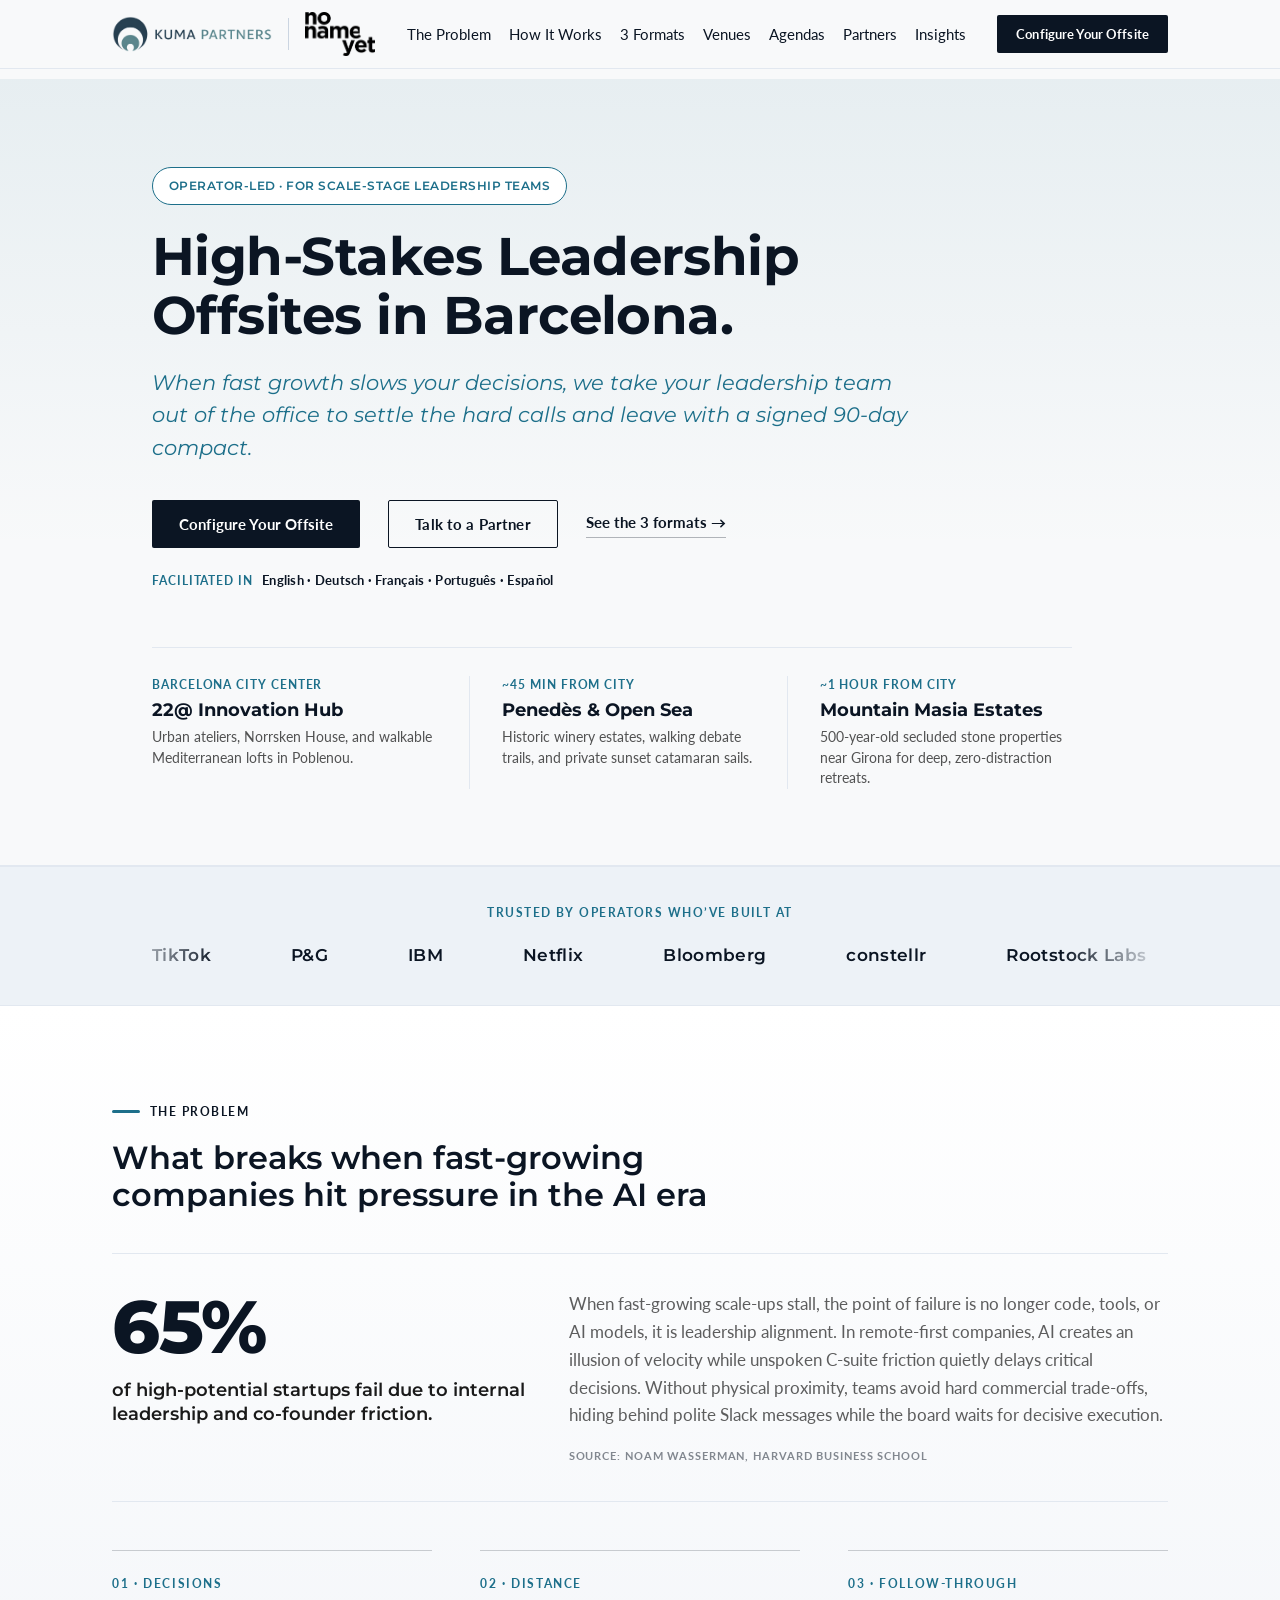
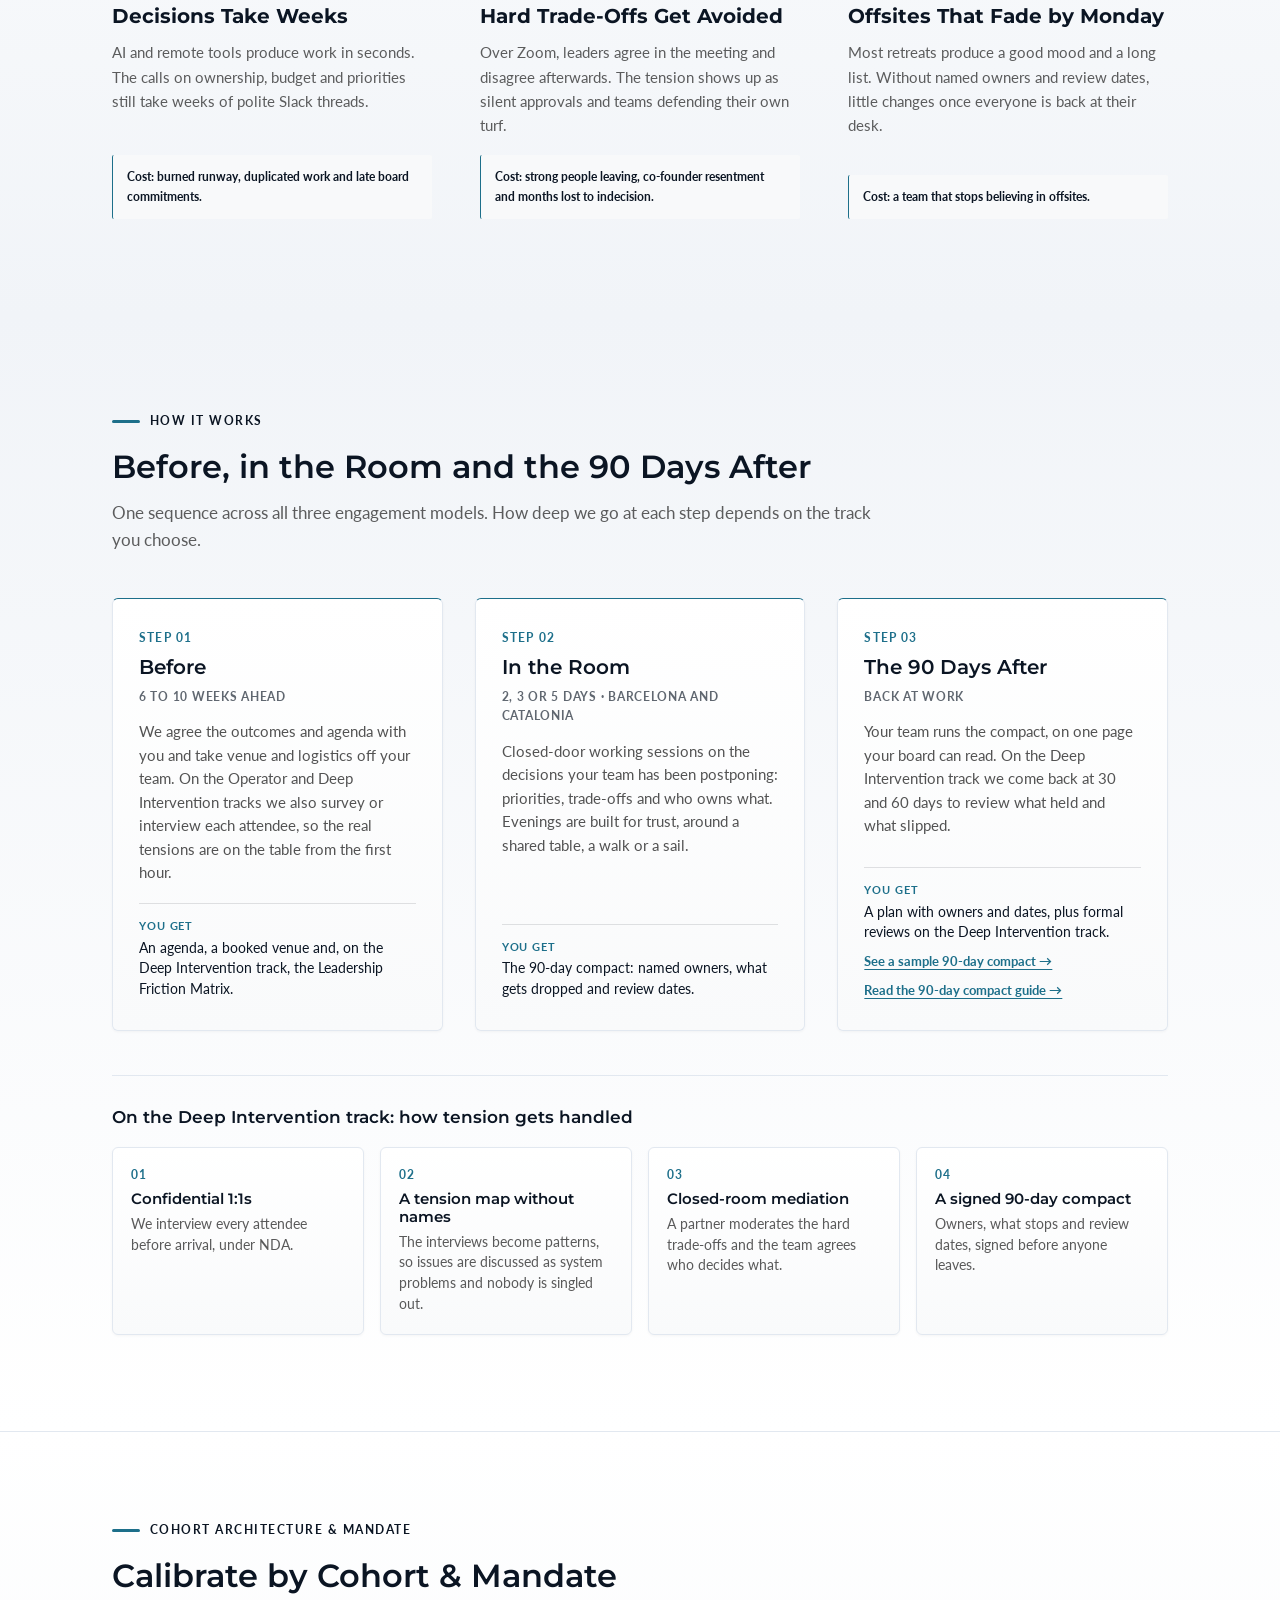
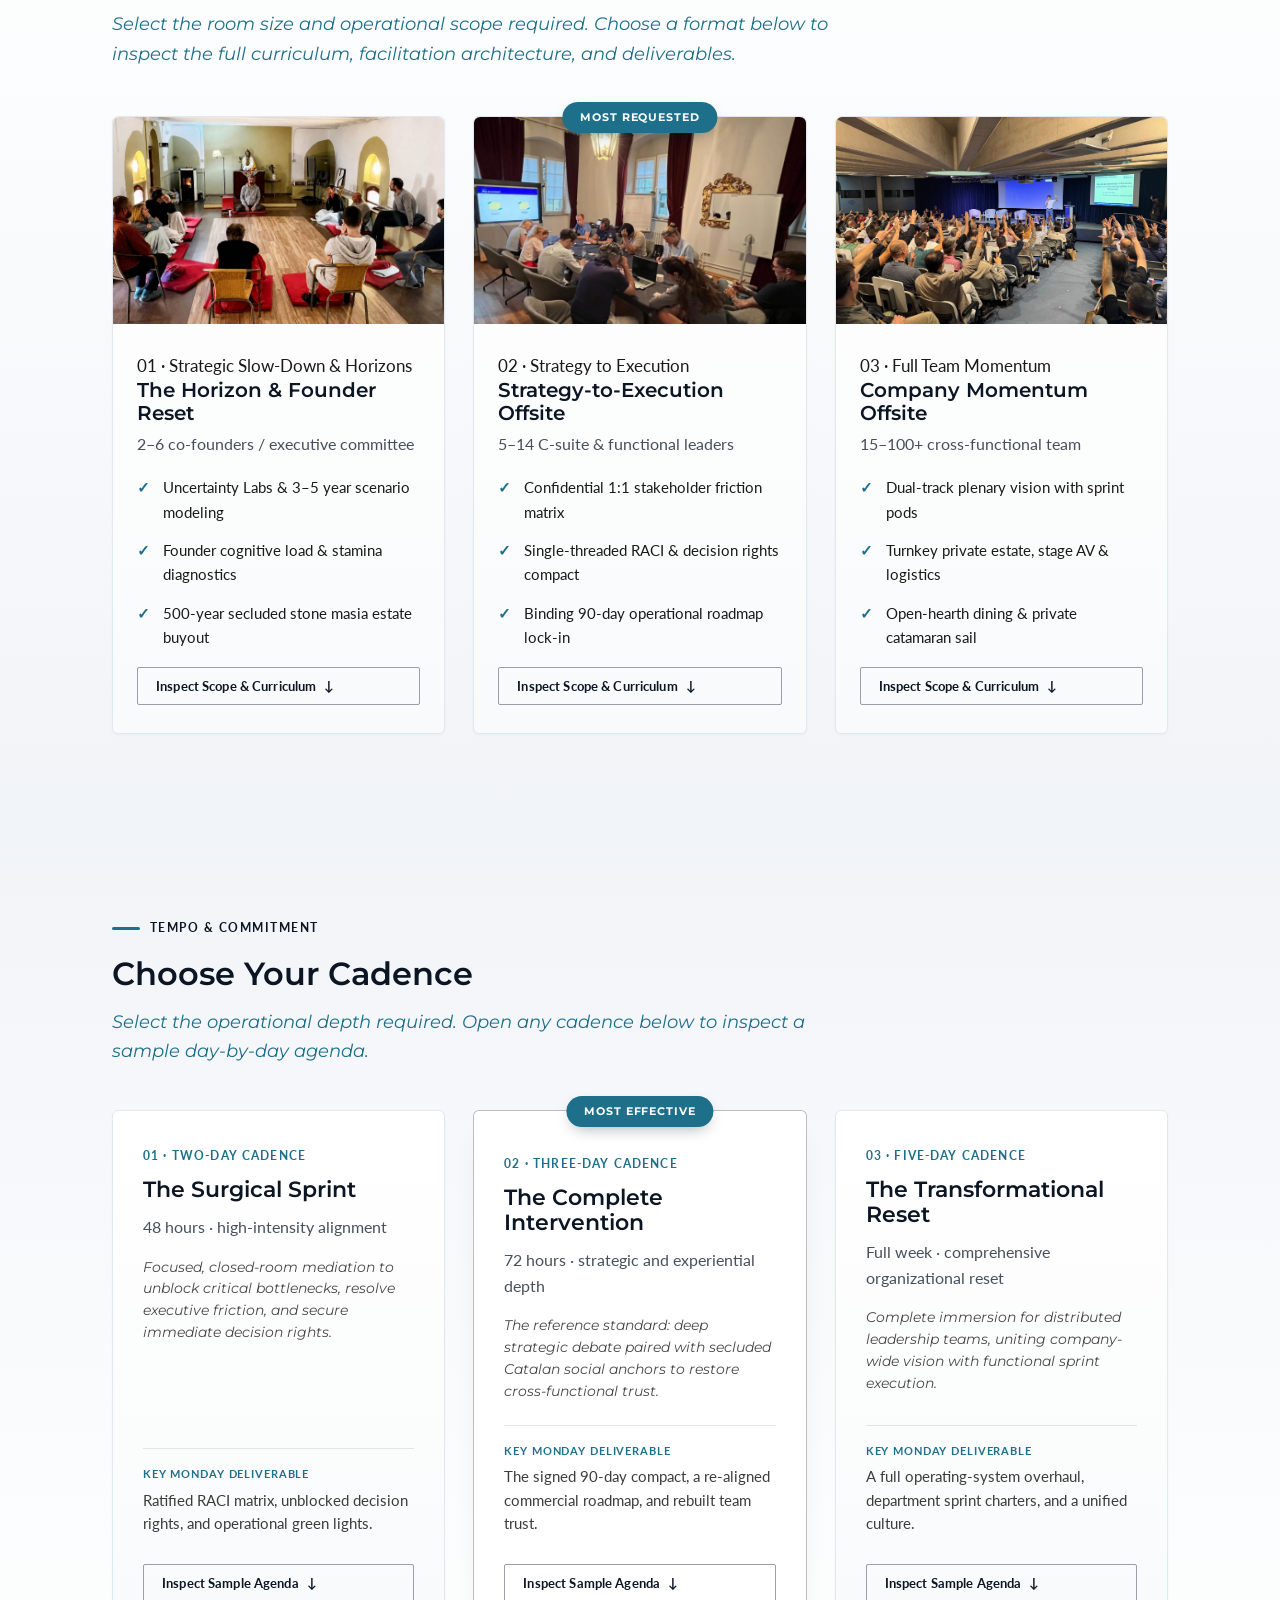
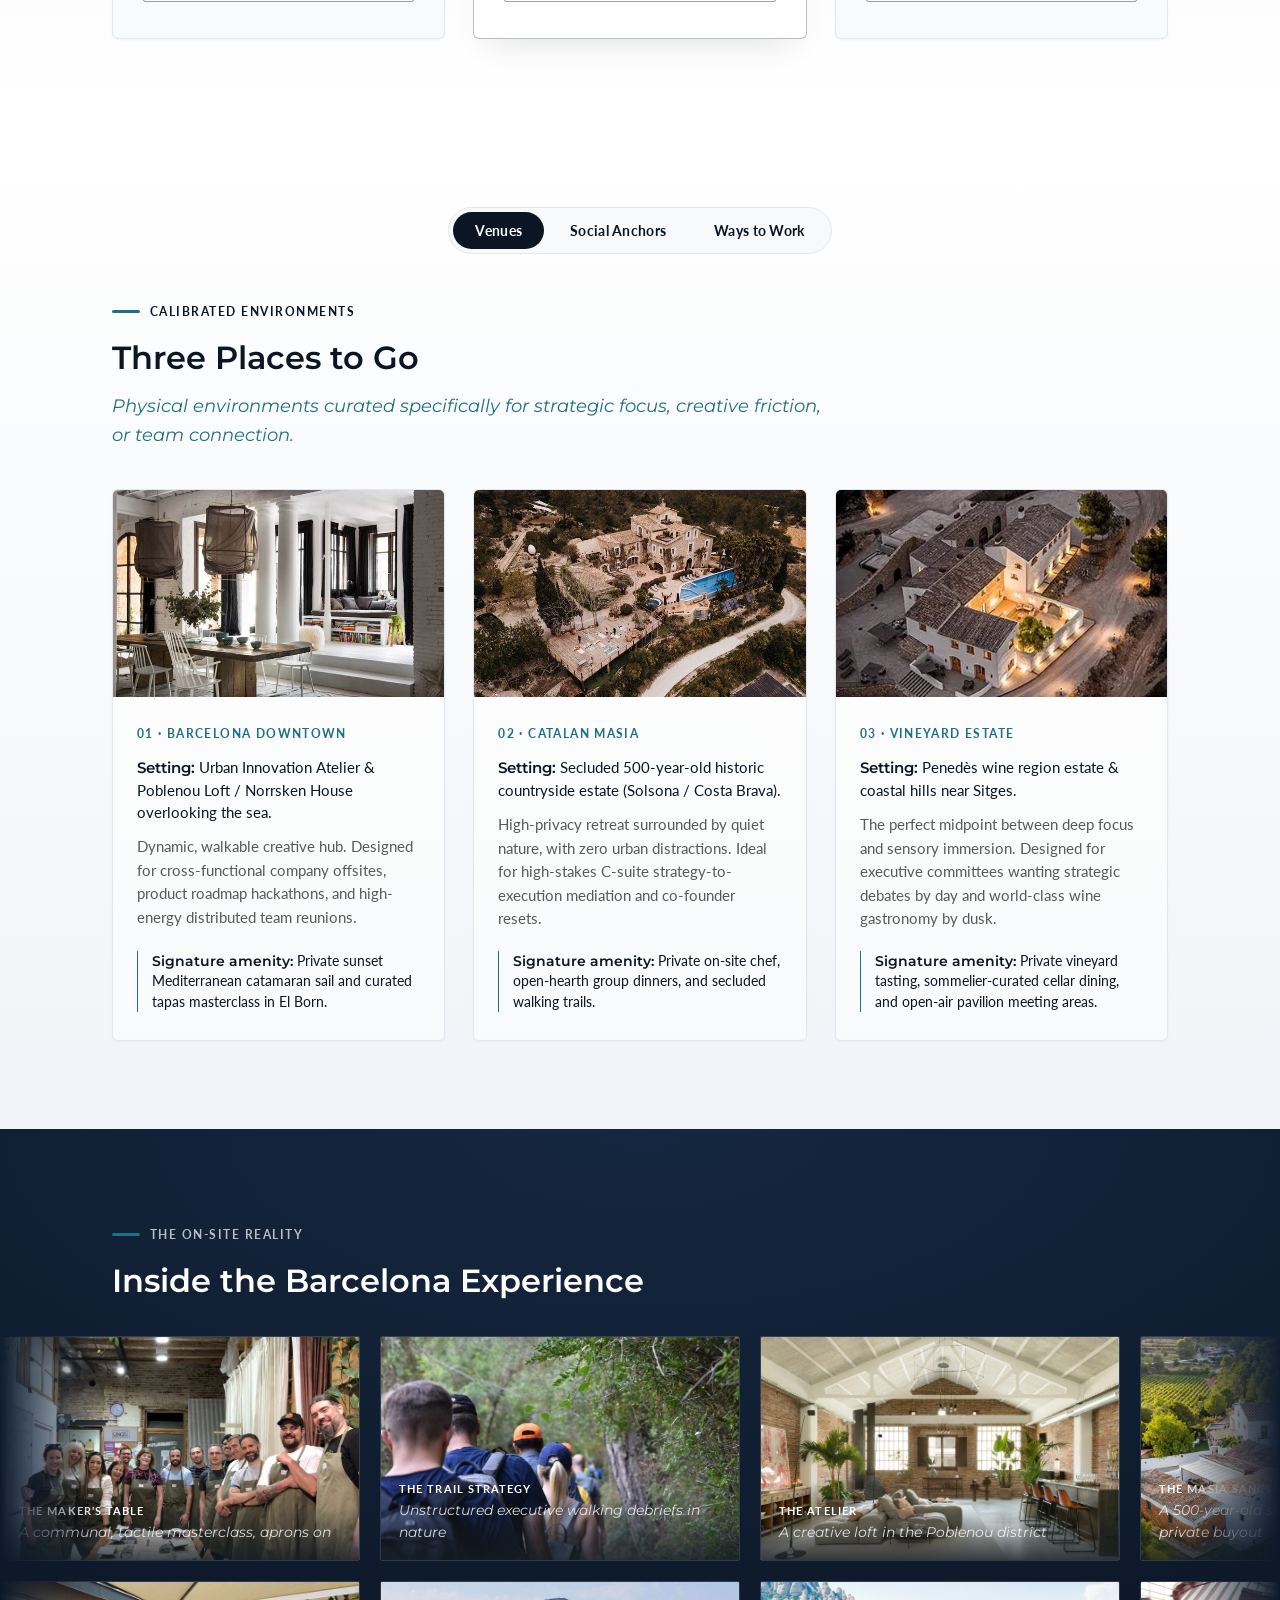
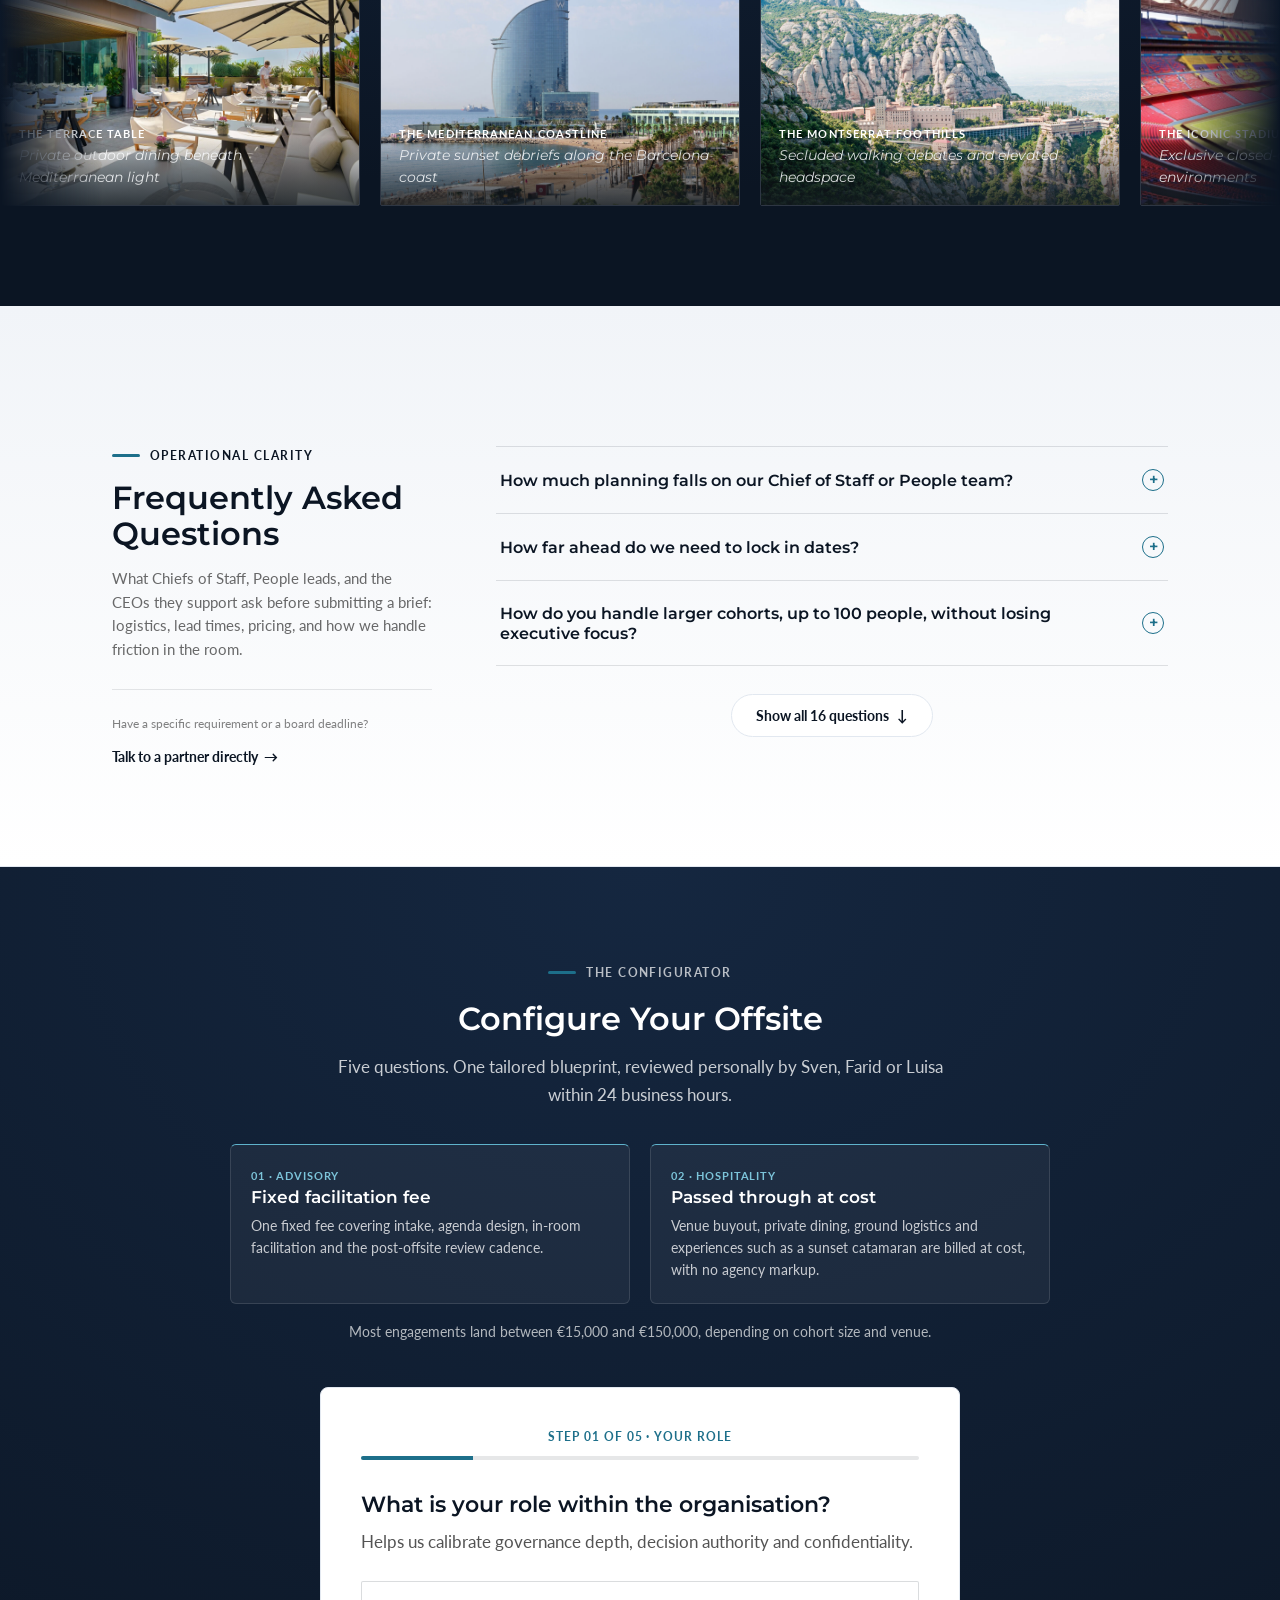
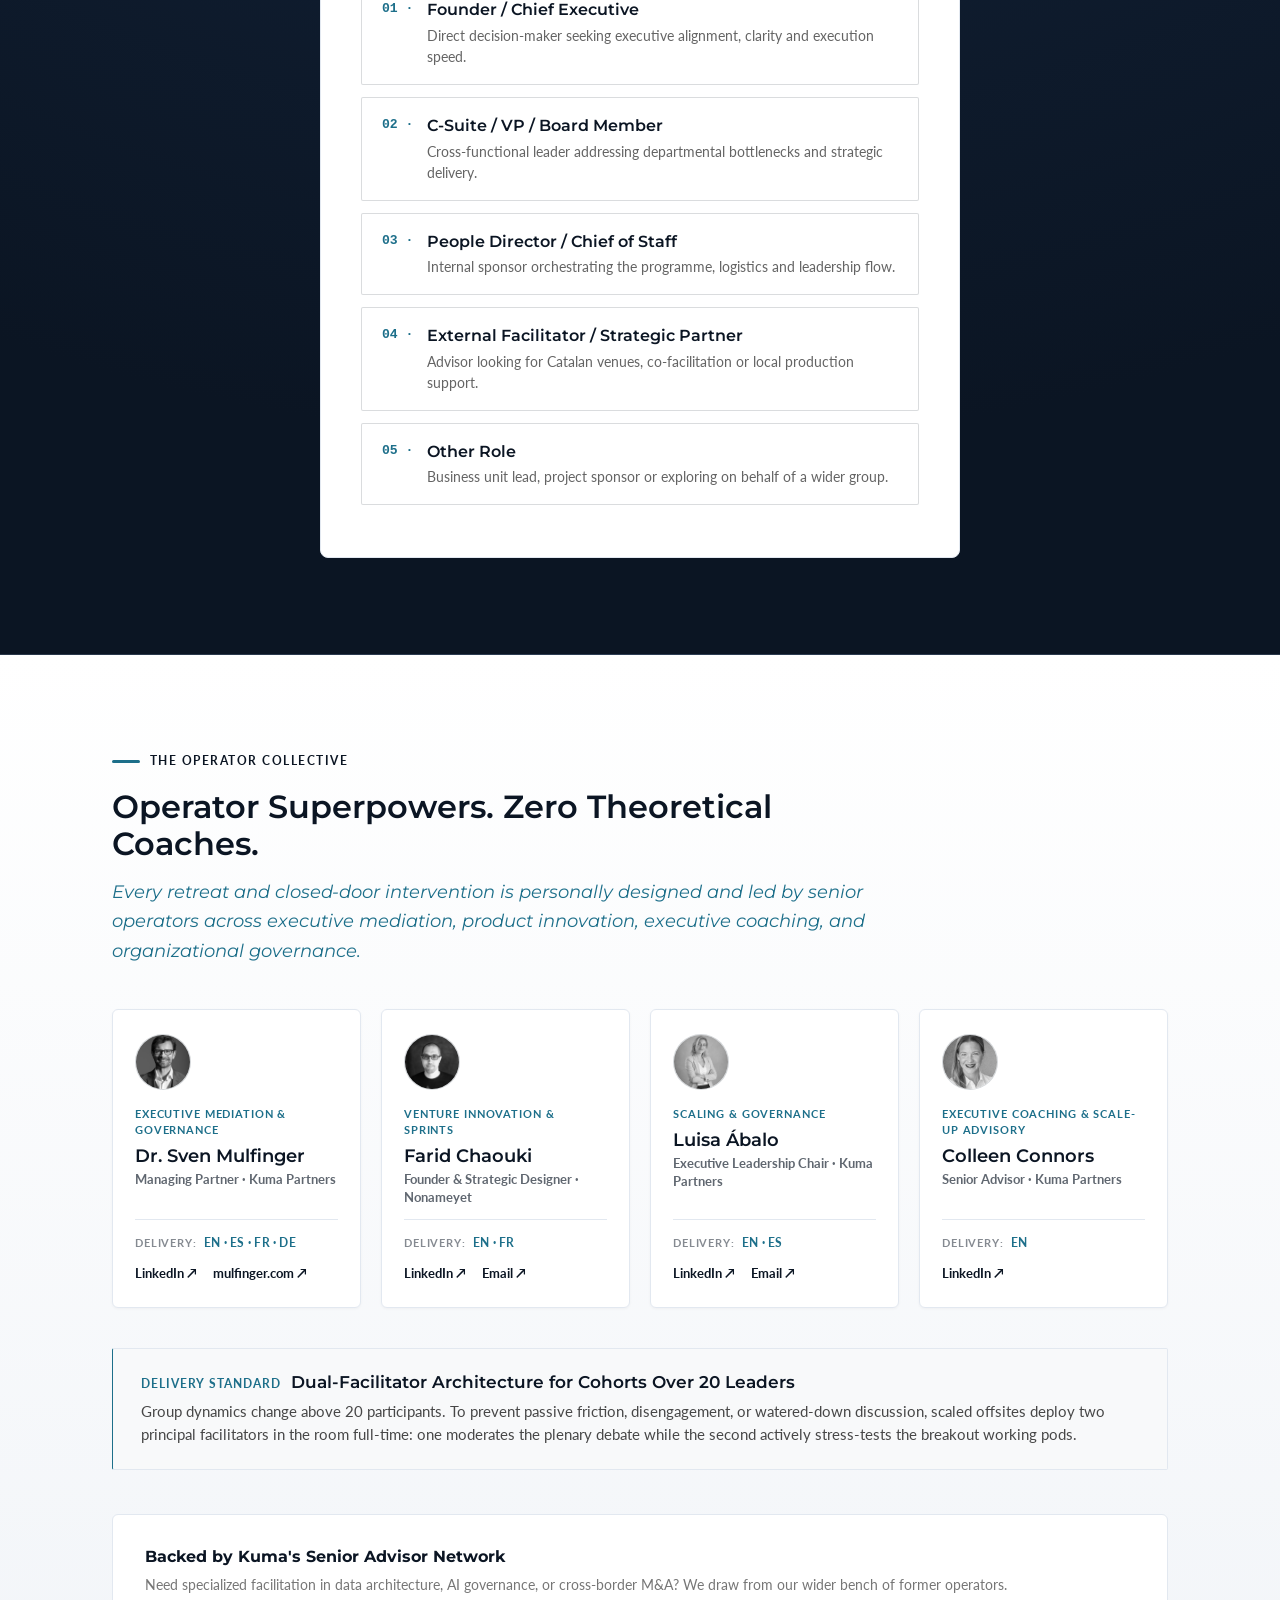
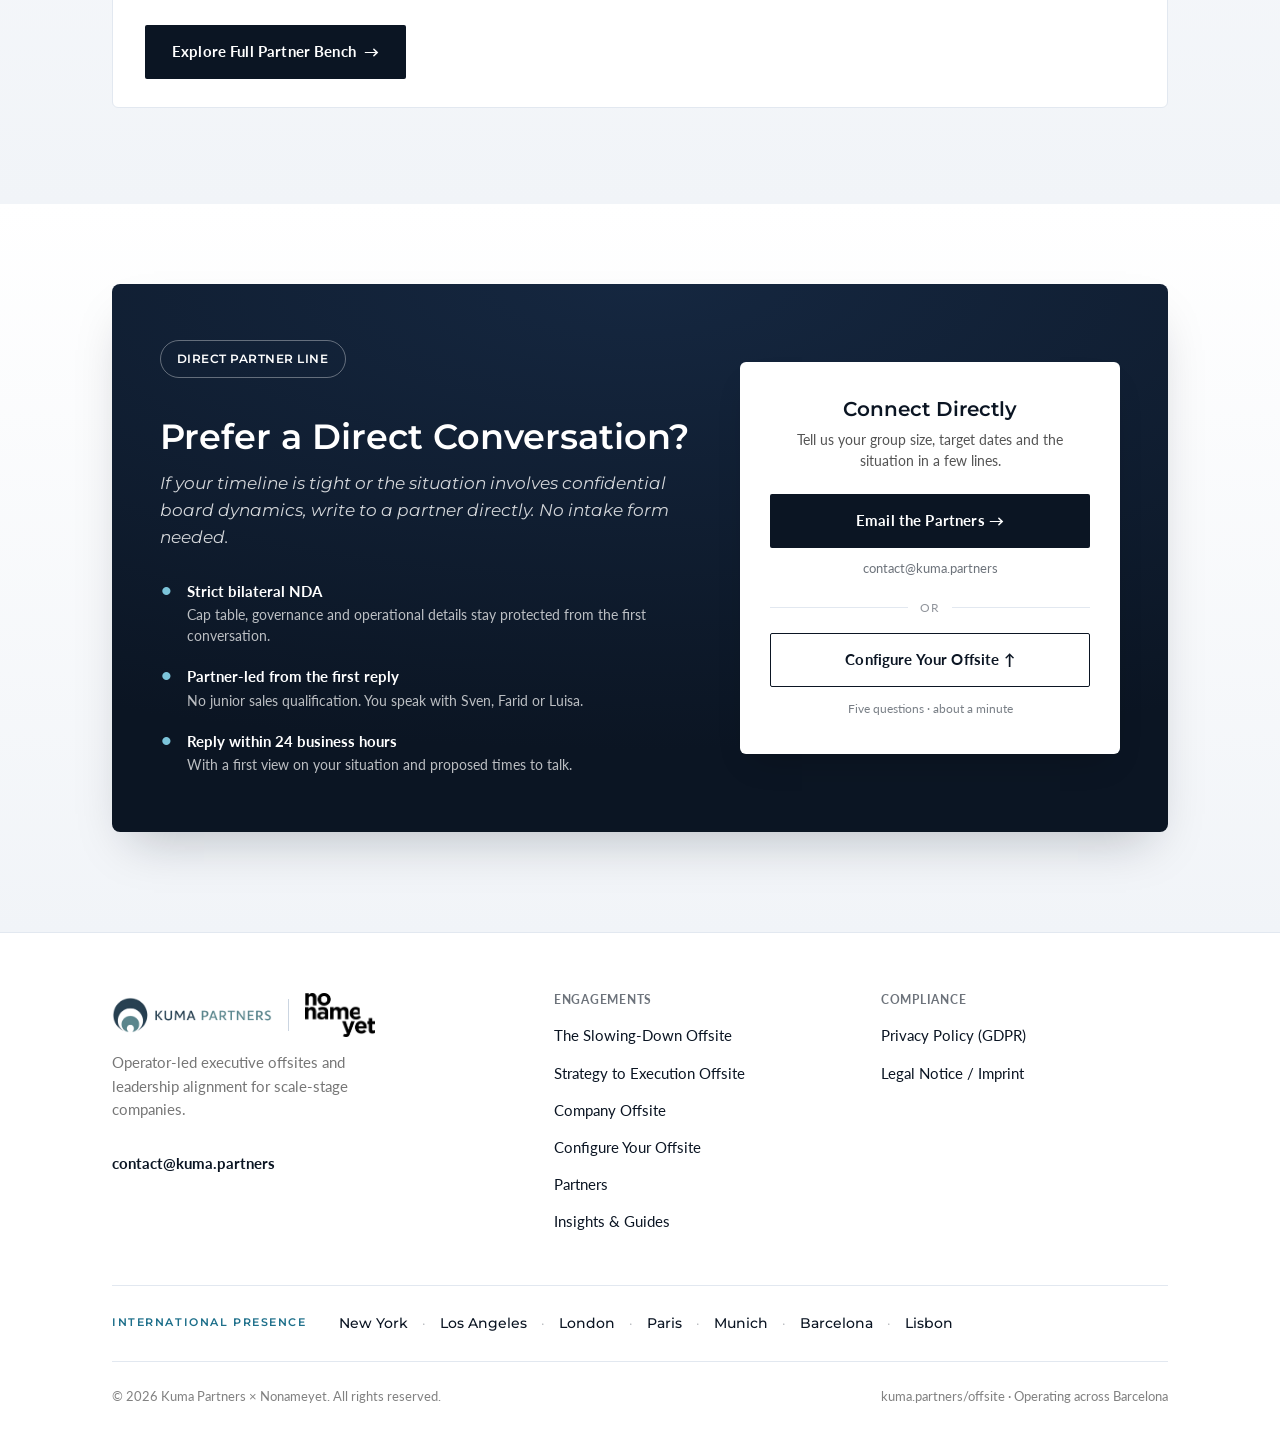
<file: index.html>
<!DOCTYPE html>
<html lang="en">
<head>
<meta charset="UTF-8">
<script>
  /* Served under www.kuma.partners/offsite/ by a Netlify proxy. Netlify cannot
     redirect /offsite to /offsite/ (it treats both as the same path, so the
     rule loops), so a missing trailing slash is added here instead; without
     it the relative CSS, image and link paths would resolve outside /offsite/. */
  (function () {
    var p = window.location.pathname;
    if (/\/(offsite|insights)$/.test(p)) window.location.replace(p + "/" + window.location.search + window.location.hash);
  })();
</script>

<meta name="viewport" content="width=device-width, initial-scale=1.0">
<!-- Primary SEO tags -->
<title>High-Stakes Leadership Offsites in Barcelona | Kuma Partners &amp; Nonameyet</title>
<meta name="description" content="Operator-led executive offsites and C-suite alignment in Barcelona. Turning strategic friction into binding 90-day execution compacts for scale-stage leadership teams.">
<link rel="canonical" href="https://www.kuma.partners/offsite/">
<meta name="robots" content="index, follow, max-snippet:-1, max-image-preview:large, max-video-preview:-1">

<!-- Open Graph / social sharing -->
<meta property="og:type" content="website">
<meta property="og:url" content="https://www.kuma.partners/offsite/">
<meta property="og:title" content="High-Stakes Leadership Offsites in Barcelona">
<meta property="og:description" content="Where venture-backed founders and C-suites dismantle operational drag and lock in binding 90-day compacts.">
<meta property="og:image" content="https://www.kuma.partners/offsite/assets/environments/masia-barcelona.jpeg">

<!-- Twitter Card -->
<meta name="twitter:card" content="summary_large_image">
<meta name="twitter:title" content="High-Stakes Leadership Offsites in Barcelona">
<meta name="twitter:description" content="Operator-led executive offsites and strategic mediation across Barcelona and secluded private masia estates.">
<meta name="twitter:image" content="https://www.kuma.partners/offsite/assets/environments/masia-barcelona.jpeg">

<link rel="icon" href="assets/logo-icon.png">
<link rel="stylesheet" href="styles.css">
<link rel="stylesheet" href="configurator.css">

<!-- Schema.org JSON-LD: ProfessionalService + FAQPage. The FAQ entities mirror the
     real, current 10-question #faq accordion on this page verbatim (see index.html),
     not a hand-typed subset, so a crawler parsing this markup can't cite an answer
     the visible page doesn't actually give. -->
<script type="application/ld+json">
{
  "@context": "https://schema.org",
  "@graph": [
    {
      "@type": "ProfessionalService",
      "@id": "https://www.kuma.partners/offsite/#service",
      "name": "Operator-Led Offsites Barcelona",
      "url": "https://www.kuma.partners/offsite/",
      "image": "https://www.kuma.partners/offsite/assets/environments/masia-barcelona.jpeg",
      "description": "Turnkey executive retreats, closed-door C-suite alignment, and leadership offsites in Barcelona and rural Catalonia.",
      "address": {
        "@type": "PostalAddress",
        "addressLocality": "Barcelona",
        "addressRegion": "Catalonia",
        "addressCountry": "ES"
      },
      "areaServed": "Worldwide",
      "priceRange": "€15,000 - €150,000+",
      "provider": [
        {
          "@type": "Organization",
          "@id": "https://www.kuma.partners/#organization",
          "name": "Kuma Partners",
          "url": "https://www.kuma.partners",
          "sameAs": [
            "https://www.linkedin.com/company/92525300/"
          ]
        },
        {
          "@type": "Organization",
          "@id": "https://www.nonameyet.com/#organization",
          "name": "Nonameyet",
          "url": "https://www.nonameyet.com/",
          "sameAs": [
            "https://www.linkedin.com/company/nonameyet/"
          ]
        }
      ],
      "hasOfferCatalog": {
        "@type": "OfferCatalog",
        "name": "Executive Offsite Formats",
        "itemListElement": [
          {
            "@type": "Offer",
            "name": "The Horizon & Founder Reset",
            "category": "Executive Retreat",
            "priceCurrency": "EUR",
            "description": "For 2–6 co-founders or an executive committee. Stepping out of day-to-day operations to preserve founder stamina and stress-test the company roadmap, with 3–5 year scenario work."
          },
          {
            "@type": "Offer",
            "name": "Strategy-to-Execution Offsite",
            "category": "C-Suite Alignment",
            "priceCurrency": "EUR",
            "description": "For 5–14 C-suite and functional leaders. Resolving inter-departmental friction, agreeing decision rights and turning board priorities into a signed 90-day compact."
          },
          {
            "@type": "Offer",
            "name": "Company Momentum Offsite",
            "category": "Company Retreat",
            "priceCurrency": "EUR",
            "description": "For cross-functional teams of 15 to 100+. Whole-company plenary sessions alternating with functional breakout pods, with venue and logistics handled end to end."
          }
        ]
      }
    },
    {
      "@type": "FAQPage",
      "@id": "https://www.kuma.partners/offsite/#faq",
      "mainEntity": [
        {
          "@type": "Question",
          "name": "How much planning falls on our Chief of Staff or People team?",
          "acceptedAnswer": {
            "@type": "Answer",
            "text": "Close to none. We run venue buyouts, private chef and sommelier sourcing, dietary curation, on-site Wi-Fi, AV, and airport transfers from Barcelona-El Prat end to end. Your team's time goes into strategic preparation, not logistics."
          }
        },
        {
          "@type": "Question",
          "name": "How far ahead do we need to lock in dates?",
          "acceptedAnswer": {
            "@type": "Answer",
            "text": "Six to ten weeks, as a rule. We work with a small set of private venues, historic masias and vineyard estates, and cap capacity at four cohorts a quarter to keep Sven, Farid and Luisa personally facilitating every session. For an urgent founder reset or a post-fundraise mediation, an Urban Atelier sprint in the 22@ district can be arranged inside three weeks."
          }
        },
        {
          "@type": "Question",
          "name": "How do you handle larger cohorts, up to 100 people, without losing executive focus?",
          "acceptedAnswer": {
            "@type": "Answer",
            "text": "For cross-functional company offsites (15 to 100 people), we run a dual-track structure: plenary keynotes and company-wide alignment sessions for everyone, alternating with focused working pods led by our wider bench of senior operators. Teams get large-scale cultural connection and rigorous, sprint-style functional work, not one at the expense of the other."
          }
        },
        {
          "@type": "Question",
          "name": "What is the 90-day compact, and how does it stop the alignment from fading by Monday?",
          "acceptedAnswer": {
            "@type": "Answer",
            "text": "Every engagement ends with a single-page governance artifact: named owners for each strategic bet, what gets deprioritized, and hard review dates. On the Deep Intervention track we add formal 30- and 60-day reviews to check that execution held."
          }
        },
        {
          "@type": "Question",
          "name": "How do you handle co-founder or leadership tension without putting people on the defensive?",
          "acceptedAnswer": {
            "@type": "Answer",
            "text": "We run confidential 1:1 discovery calls with every executive before arrival, under NDA, and synthesize them into an anonymized friction map, so the tension is addressed as a systemic pattern rather than pointed at a person. In the room, the partners moderate directly: all three have sat in the operator's chair themselves."
          }
        },
        {
          "@type": "Question",
          "name": "Do we sign a mutual NDA before sharing cap table or strategic data?",
          "acceptedAnswer": {
            "@type": "Answer",
            "text": "Yes. Confidentiality is foundational to how we work. We execute a bilateral NDA before your first 1:1 discovery calls or any strategy decks, board minutes, or friction diagnostics are shared with us."
          }
        },
        {
          "@type": "Question",
          "name": "How is pricing structured?",
          "acceptedAnswer": {
            "@type": "Answer",
            "text": "Facilitation and strategy: a fixed advisory fee covering intake, agenda design, in-room moderation, and the post-offsite review cadence. Turnkey hospitality: venue buyout, private dining, ground logistics, and curated experiences such as a sunset catamaran, passed through at cost. Most engagements land between €15,000 and €150,000, depending on cohort size and venue."
          }
        },
        {
          "@type": "Question",
          "name": "What happens if our board meeting, fundraising round, or headcount shifts?",
          "acceptedAnswer": {
            "@type": "Answer",
            "text": "We know how much a growth-stage calendar can move. Private estate buyouts are bound by the venue's own terms, but our advisory fees carry flexible rescheduling rights up to 30 days before the offsite. If dates shift, we work to move any deposit to a new window within the same calendar year rather than losing it."
          }
        },
        {
          "@type": "Question",
          "name": "Our leadership team is international. What languages do you facilitate in?",
          "acceptedAnswer": {
            "@type": "Answer",
            "text": "Intake, mediation, and plenary synthesis run natively in English, German, French, Portuguese, and Spanish, so nuance isn't lost in translation on the points that matter most."
          }
        },
        {
          "@type": "Question",
          "name": "Can our own Head of People or VP HR co-facilitate part of the offsite?",
          "acceptedAnswer": {
            "@type": "Answer",
            "text": "Yes. Under the Operator Track we design the split with your Chief of Staff or People lead in advance: we take the hard commercial trade-offs and governance mediation, your team leads the cultural and functional sessions."
          }
        },
        {
          "@type": "Question",
          "name": "Do we need an external keynote speaker, and can you help us source and brief them?",
          "acceptedAnswer": {
            "@type": "Answer",
            "text": "Yes, where a sharp external catalyst adds value. While closed-door C-suite resets focus on internal debate, larger leadership cohorts and company-wide offsites often benefit from a targeted keynote to frame macro shifts, AI transformation, or frontier governance. We draw from our proprietary network of European and US operators, serial tech founders, institutional venture partners, and AI researchers across Barcelona's 22@ ecosystem. We do not book generic lecture-circuit speakers; we source operators who align with your specific strategic mandate, conduct pre-offsite briefing calls to align them with your themes, and integrate their sessions directly into functional working pods rather than isolated stage talks."
          }
        },
        {
          "@type": "Question",
          "name": "How do you manage transatlantic jet lag and arrivals from the US or UK?",
          "acceptedAnswer": {
            "@type": "Answer",
            "text": "We build an explicit Day 0 arrival architecture into all multi-day cadences. US West Coast, East Coast, and UK arrivals transfer directly from Barcelona–El Prat (BCN) into private check-in with dedicated downtime. The opening evening is kept to an informal welcome dinner with no heavy governance debates, ensuring Day 1 opens sharp at 09:00 with fully rested leadership teams."
          }
        },
        {
          "@type": "Question",
          "name": "Are rural masias and vineyard estates equipped with enterprise-grade Wi-Fi and AV?",
          "acceptedAnswer": {
            "@type": "Answer",
            "text": "Yes. Every private estate in our portfolio is pre-audited for high-throughput connectivity (redundant fiber or high-speed Starlink feeds), dedicated presentation displays, wireless microphones for plenary sessions, and multiple acoustically isolated rooms for confidential breakout pods and urgent board check-ins."
          }
        },
        {
          "@type": "Question",
          "name": "How do you handle dietary requirements, allergies, and non-drinker culture?",
          "acceptedAnswer": {
            "@type": "Answer",
            "text": "We run pre-arrival dietary profiling during the intake phase. Dedicated private chefs create parallel, equally elevated menus for vegan, celiac, kosher-style, and allergen-specific needs. For wine tastings and cellar dinners, sommelier pairings include sophisticated non-alcoholic botanical blends and artisanal kombuchas, ensuring total psychological safety and inclusivity with zero awkward peer friction."
          }
        },
        {
          "@type": "Question",
          "name": "How is billing handled for US corporations and European entities?",
          "acceptedAnswer": {
            "@type": "Answer",
            "text": "We support streamlined international enterprise procurement. European companies with a valid VAT ID receive standard B2B reverse-charge invoices (0% VAT). US corporations (Delaware C-Corps, LLCs) and UK entities are billed under an international Master Services Agreement (MSA), with payment accepted in EUR or USD via international wire or ACH."
          }
        },
        {
          "@type": "Question",
          "name": "How are you different from conventional corporate retreat agencies or executive coaches?",
          "acceptedAnswer": {
            "@type": "Answer",
            "text": "Most retreat planners are travel agencies who hand off an agenda, while executive coaches rarely have real P&L experience. We are former founders, CEOs, and fractional CPOs who have raised institutional venture capital, scaled cross-border organizations, and managed restructuring. We combine turnkey Mediterranean luxury hospitality with hard-edged, operator-to-operator commercial and governance mediation."
          }
        }
      ]
    }
  ]
}
</script>
</head>
<body>

<!--
  Netlify form detection: the real lead form is rendered dynamically by
  app.js once the configurator's blueprint is compiled. This hidden static
  duplicate exists only so Netlify's build bot registers the form fields
  at deploy time. Keep its field names in sync with renderLeadForm in
  app.js if that ever changes.
-->
<form name="offsite-blueprint" data-netlify="true" netlify-honeypot="company_tax_id" hidden>
  <input type="hidden" name="form-name" value="offsite-blueprint">
  <input type="text" name="company_tax_id">
  <input type="hidden" name="blueprint_title">
  <input type="hidden" name="selection_role">
  <input type="hidden" name="selection_mandate">
  <input type="hidden" name="selection_budget">
  <input type="hidden" name="selection_location">
  <input type="hidden" name="selection_facilitation">
  <input type="text" name="name">
  <input type="email" name="email">
  <input type="text" name="company">
  <select name="group_size"><option value="2-6">2-6</option></select>
  <select name="timeline"><option value="Q1 2027">Q1 2027</option></select>
  <textarea name="context"></textarea>
</form>

<header class="site">
  <nav class="wrap nav">
    <a href="./" class="logo-jv" aria-label="Kuma Partners × Nonameyet">
      <div class="logo-lockup-track">
        <img src="assets/logo-lockup.png" alt="Kuma Partners" class="logo-kuma">
        <span class="logo-divider" aria-hidden="true"></span>
        <img src="assets/logo-nonameyet.png" alt="Nonameyet" class="logo-nonameyet" width="577" height="360">
      </div>
    </a>
    <ul class="nav-links">
      <li><a href="#problem">The Problem</a></li>
      <li><a href="#process">How It Works</a></li>
      <li><a href="#formats">3 Formats</a></li>
      <li><a href="#dossier">Venues</a></li>
      <li><a href="#cadence">Agendas</a></li>
      <li><a href="partners.html">Partners</a></li>
      <li><a href="insights/">Insights</a></li>
      <li class="nav-mobile-only">
        <button type="button" class="btn btn-primary btn-sm" onclick="document.getElementById('configurator').scrollIntoView({behavior: 'smooth'})">Configure Your Offsite</button>
      </li>
    </ul>
    <div class="nav-cta">
      <button type="button" class="btn btn-primary btn-sm" onclick="document.getElementById('configurator').scrollIntoView({behavior: 'smooth'})">Configure Your Offsite</button>
    </div>
    <button type="button" class="nav-toggle" aria-label="Toggle navigation menu" aria-expanded="false">
      <svg class="icon-menu" viewBox="0 0 24 24" fill="none" stroke="currentColor" stroke-width="2" stroke-linecap="round" stroke-linejoin="round" aria-hidden="true"><path d="M4 6h16M4 12h16M4 18h16"></path></svg>
      <svg class="icon-close" viewBox="0 0 24 24" fill="none" stroke="currentColor" stroke-width="2" stroke-linecap="round" stroke-linejoin="round" aria-hidden="true" hidden><path d="M6 6l12 12M18 6L6 18"></path></svg>
    </button>
  </nav>
</header>

<main>

  <section class="hero hero-editorial" style="padding: 88px 0 76px;">
    <div class="wrap">
      <div class="hero-container" style="max-width: 920px;">

        <span class="badge-pill">OPERATOR-LED &middot; FOR SCALE-STAGE LEADERSHIP TEAMS</span>

        <h1 class="hero-title" style="font-size: 3.3rem; line-height: 1.12; margin-bottom: 22px; color: var(--navy); text-wrap: balance;">High-Stakes Leadership Offsites in Barcelona.</h1>

        <span class="subhead" style="display: block; font-size: 1.3rem; line-height: 1.55; max-width: 780px; margin-bottom: 36px; color: var(--teal);">When fast growth slows your decisions, we take your leadership team out of the office to settle the hard calls and leave with a signed 90-day compact.</span>

        <div class="hero-ctas">
          <button type="button" class="btn btn-primary" onclick="document.getElementById('configurator').scrollIntoView({behavior: 'smooth'})">Configure Your Offsite</button>
          <button type="button" class="btn btn-secondary" onclick="document.getElementById('contact').scrollIntoView({behavior: 'smooth'})">Talk to a Partner</button>
          <a href="#formats" class="btn-link">See the 3 formats &rarr;</a>
        </div>

        <p class="hero-languages"><span>Facilitated in</span> English &middot; Deutsch &middot; Fran&ccedil;ais &middot; Portugu&ecirc;s &middot; Espa&ntilde;ol</p>

        <div class="hero-geo-strip">
          <div class="geo-col">
            <span class="geo-tag">Barcelona City Center</span>
            <strong class="geo-title">22@ Innovation Hub</strong>
            <p class="geo-desc">Urban ateliers, Norrsken House, and walkable Mediterranean lofts in Poblenou.</p>
          </div>
          <div class="geo-col">
            <span class="geo-tag">~45 Min From City</span>
            <strong class="geo-title">Penedès &amp; Open Sea</strong>
            <p class="geo-desc">Historic winery estates, walking debate trails, and private sunset catamaran sails.</p>
          </div>
          <div class="geo-col">
            <span class="geo-tag">~1 Hour From City</span>
            <strong class="geo-title">Mountain Masia Estates</strong>
            <p class="geo-desc">500-year-old secluded stone properties near Girona for deep, zero-distraction retreats.</p>
          </div>
        </div>

      </div>
    </div>
  </section>

  <section class="proof">
    <div class="wrap">
      <p>Trusted by operators who&rsquo;ve built at</p>
      <div class="marquee">
        <div class="marquee-track">
          <span>TikTok</span><span>P&amp;G</span><span>IBM</span><span>Netflix</span><span>Bloomberg</span><span>constellr</span><span>Rootstock Labs</span><span>Booking.com</span>
          <span>TikTok</span><span>P&amp;G</span><span>IBM</span><span>Netflix</span><span>Bloomberg</span><span>constellr</span><span>Rootstock Labs</span><span>Booking.com</span>
        </div>
      </div>
    </div>
  </section>

  <section id="problem">
    <div class="wrap">
      <div class="section-head">
        <div class="eyebrow">The problem</div>
        <h2 style="text-wrap:balance;">What breaks when fast-growing companies hit pressure in the AI era</h2>
      </div>

      <div class="problem-stat">
        <div class="problem-stat-figure">
          <span class="problem-stat-number">65%</span>
          <span class="problem-stat-label">of high-potential startups fail due to internal leadership and co-founder friction.</span>
        </div>
        <div class="problem-stat-narrative">
          <p class="problem-stat-body">When fast-growing scale-ups stall, the point of failure is no longer code, tools, or AI models, it is leadership alignment. In remote-first companies, AI creates an illusion of velocity while unspoken C-suite friction quietly delays critical decisions. Without physical proximity, teams avoid hard commercial trade-offs, hiding behind polite Slack messages while the board waits for decisive execution.</p>
          <p class="problem-stat-source">Source: Noam Wasserman, Harvard Business School</p>
        </div>
      </div>

      <div class="problem-grid">
        <div class="problem-col">
          <span class="problem-index">01 &middot; Decisions</span>
          <h3>Decisions Take Weeks</h3>
          <p>AI and remote tools produce work in seconds. The calls on ownership, budget and priorities still take weeks of polite Slack threads.</p>
          <div class="problem-callout">Cost: burned runway, duplicated work and late board commitments.</div>
        </div>
        <div class="problem-col">
          <span class="problem-index">02 &middot; Distance</span>
          <h3>Hard Trade-Offs Get Avoided</h3>
          <p>Over Zoom, leaders agree in the meeting and disagree afterwards. The tension shows up as silent approvals and teams defending their own turf.</p>
          <div class="problem-callout">Cost: strong people leaving, co-founder resentment and months lost to indecision.</div>
        </div>
        <div class="problem-col">
          <span class="problem-index">03 &middot; Follow-Through</span>
          <h3>Offsites That Fade by Monday</h3>
          <p>Most retreats produce a good mood and a long list. Without named owners and review dates, little changes once everyone is back at their desk.</p>
          <div class="problem-callout">Cost: a team that stops believing in offsites.</div>
        </div>
      </div>
    </div>
  </section>

  <section id="process" class="process-strip">
    <div class="wrap">
      <div class="section-head">
        <div class="eyebrow">How it works</div>
        <h2 style="text-wrap:balance;">Before, in the Room and the 90 Days After</h2>
        <p class="process-intro">One sequence across all three engagement models. How deep we go at each step depends on the track you choose.</p>
      </div>

      <div class="process-grid">
        <div class="process-card">
          <span class="process-step-num">Step 01</span>
          <h3>Before</h3>
          <span class="process-timeframe">6 to 10 weeks ahead</span>
          <p>We agree the outcomes and agenda with you and take venue and logistics off your team. On the Operator and Deep Intervention tracks we also survey or interview each attendee, so the real tensions are on the table from the first hour.</p>
          <div class="process-deliverable">
            <strong>You get</strong>
            An agenda, a booked venue and, on the Deep Intervention track, the Leadership Friction Matrix.
          </div>
        </div>

        <div class="process-card">
          <span class="process-step-num">Step 02</span>
          <h3>In the Room</h3>
          <span class="process-timeframe">2, 3 or 5 days &middot; Barcelona and Catalonia</span>
          <p>Closed-door working sessions on the decisions your team has been postponing: priorities, trade-offs and who owns what. Evenings are built for trust, around a shared table, a walk or a sail.</p>
          <div class="process-deliverable">
            <strong>You get</strong>
            The 90-day compact: named owners, what gets dropped and review dates.
          </div>
        </div>

        <div class="process-card">
          <span class="process-step-num">Step 03</span>
          <h3>The 90 Days After</h3>
          <span class="process-timeframe">Back at work</span>
          <p>Your team runs the compact, on one page your board can read. On the Deep Intervention track we come back at 30 and 60 days to review what held and what slipped.</p>
          <div class="process-deliverable">
            <strong>You get</strong>
            A plan with owners and dates, plus formal reviews on the Deep Intervention track.
            <button type="button" class="compact-preview-btn" id="open-compact-modal" aria-haspopup="dialog">See a sample 90-day compact &rarr;</button>
            <a href="insights/90-day-execution-compact.html" class="inline-guide-link inline-guide-link-block">Read the 90-day compact guide &rarr;</a>
          </div>
        </div>
      </div>

      <div class="diagnostic-arc-wrap">
        <h3 class="diagnostic-arc-title">On the Deep Intervention track: how tension gets handled</h3>
        <ol class="diagnostic-arc">
          <li class="arc-step">
            <span class="arc-step-num">01</span>
            <h4>Confidential 1:1s</h4>
            <p>We interview every attendee before arrival, under NDA.</p>
          </li>
          <li class="arc-step">
            <span class="arc-step-num">02</span>
            <h4>A tension map without names</h4>
            <p>The interviews become patterns, so issues are discussed as system problems and nobody is singled out.</p>
          </li>
          <li class="arc-step">
            <span class="arc-step-num">03</span>
            <h4>Closed-room mediation</h4>
            <p>A partner moderates the hard trade-offs and the team agrees who decides what.</p>
          </li>
          <li class="arc-step">
            <span class="arc-step-num">04</span>
            <h4>A signed 90-day compact</h4>
            <p>Owners, what stops and review dates, signed before anyone leaves.</p>
          </li>
        </ol>
      </div>
    </div>
  </section>

  <section id="formats" style="padding: 88px 0;">
    <div class="wrap">
      <div class="section-head">
        <div class="eyebrow">Cohort Architecture &amp; Mandate</div>
        <h2>Calibrate by Cohort &amp; Mandate</h2>
        <p class="subhead" style="font-size: 1.15rem; line-height: 1.6; max-width: 820px; margin-bottom: 48px;">Select the room size and operational scope required. Choose a format below to inspect the full curriculum, facilitation architecture, and deliverables.</p>
      </div>
      <div class="tier-grid">

        <div class="place-card" data-format="cofounders">
          <div class="place-image">
            <img src="assets/formats/offsite-meditation.jpeg" alt="A small group seated in a circle in a quiet vaulted room during a guided reflection session" loading="lazy">
          </div>
          <div class="place-body">
            <span class="tier-label">01 &middot; Strategic Slow-Down &amp; Horizons</span>
            <h3>The Horizon &amp; Founder Reset</h3>
            <p class="tier-subhead">2&ndash;6 co-founders / executive committee</p>
            <div class="card-bottom-lock">
              <ul class="outcomes-list outcomes-list-1col">
                <li>Uncertainty Labs &amp; 3&ndash;5 year scenario modeling</li>
                <li>Founder cognitive load &amp; stamina diagnostics</li>
                <li>500-year secluded stone masia estate buyout</li>
              </ul>
              <div class="tier-actions">
                <button type="button" class="btn btn-secondary btn-sm" data-format-toggle="cofounders" aria-expanded="false">Inspect Scope &amp; Curriculum <span class="format-toggle-icon">&darr;</span></button>
              </div>
            </div>
          </div>
        </div>

        <div class="place-card" data-format="csuite">
          <span class="tier-badge-pill">Most Requested</span>
          <div class="place-image">
            <img src="assets/formats/offsite-bavaria-session.jpeg" alt="A leadership team writing individually around a table during a closed-door working session" loading="lazy">
          </div>
          <div class="place-body">
            <span class="tier-label">02 &middot; Strategy to Execution</span>
            <h3>Strategy-to-Execution Offsite</h3>
            <p class="tier-subhead">5&ndash;14 C-suite &amp; functional leaders</p>
            <div class="card-bottom-lock">
              <ul class="outcomes-list outcomes-list-1col">
                <li>Confidential 1:1 stakeholder friction matrix</li>
                <li>Single-threaded RACI &amp; decision rights compact</li>
                <li>Binding 90-day operational roadmap lock-in</li>
              </ul>
              <div class="tier-actions">
                <button type="button" class="btn btn-secondary btn-sm" data-format-toggle="csuite" aria-expanded="false">Inspect Scope &amp; Curriculum <span class="format-toggle-icon">&darr;</span></button>
              </div>
            </div>
          </div>
        </div>

        <div class="place-card" data-format="scaleup">
          <div class="place-image">
            <img src="assets/formats/company-offsite-crowd.jpeg" alt="Scaled company offsite plenary assembly" loading="lazy">
          </div>
          <div class="place-body">
            <span class="tier-label">03 &middot; Full Team Momentum</span>
            <h3>Company Momentum Offsite</h3>
            <p class="tier-subhead">15&ndash;100+ cross-functional team</p>
            <div class="card-bottom-lock">
              <ul class="outcomes-list outcomes-list-1col">
                <li>Dual-track plenary vision with sprint pods</li>
                <li>Turnkey private estate, stage AV &amp; logistics</li>
                <li>Open-hearth dining &amp; private catamaran sail</li>
              </ul>
              <div class="tier-actions">
                <button type="button" class="btn btn-secondary btn-sm" data-format-toggle="scaleup" aria-expanded="false">Inspect Scope &amp; Curriculum <span class="format-toggle-icon">&darr;</span></button>
              </div>
            </div>
          </div>
        </div>

      </div>

      <div class="format-detail" id="format-detail-panel" hidden>

        <div class="format-detail-panel" data-format-detail="cofounders" hidden>
          <div class="format-detail-head">
            <div>
              <span class="case-docket-badge">Tier 01 Deep Scope</span>
              <h3>The Horizon &amp; Founder Reset (2&ndash;6 Co-Founders / ExCo)</h3>
            </div>
            <button type="button" class="btn btn-primary btn-sm" onclick="selectFormatAndScroll('cofounders')">Configure this format &rarr;</button>
          </div>
          <p class="format-detail-intro">Stepping out of the day-to-day operational whirlwind to preserve founder stamina and stress-test the company roadmap against radical market shifts.</p>
          <div class="format-detail-columns">
            <div class="format-detail-col">
              <h4>Strategic Focus &amp; Curriculum</h4>
              <ul class="outcomes-list outcomes-list-1col">
                <li><strong>3&ndash;5 Year Horizon Labs:</strong> Stress-testing the underlying business thesis against disruptive AI advancement and market compression before forced pivots occur.</li>
                <li><strong>Executive Stamina &amp; Self-Preservation:</strong> Confidential diagnostics on personal cognitive load, founder burnout, and operational stamina.</li>
                <li><strong>Relational Reset:</strong> Unfiltered mediation of unexpressed founder tensions, equity expectations, and high-growth communication habits.</li>
              </ul>
            </div>
            <div class="format-detail-col">
              <h4>Facilitation &amp; Environment</h4>
              <ul class="outcomes-list outcomes-list-1col">
                <li><strong>In-Room Lead:</strong> Dedicated CEO-to-CEO facilitator, Dr. Sven Mulfinger or Luisa &Aacute;balo, with deep multi-stakeholder mediation credentials.</li>
                <li><strong>Venue Standard:</strong> Complete private buyout of a 500-year-old stone masia near Girona, with zero outside interruptions or non-cohort guests.</li>
                <li><strong>Primary Output:</strong> A clear co-founder compact, a refreshed multi-year strategic compass, and rebalanced executive workloads.</li>
              </ul>
            </div>
          </div>
        </div>

        <div class="format-detail-panel" data-format-detail="csuite" hidden>
          <div class="format-detail-head">
            <div>
              <span class="case-docket-badge">Tier 02 Deep Scope &middot; Most Requested</span>
              <h3>Strategy-to-Execution Offsite (5&ndash;14 C-Suite &amp; Functional Leaders)</h3>
            </div>
            <button type="button" class="btn btn-primary btn-sm" onclick="selectFormatAndScroll('csuite')">Configure this format &rarr;</button>
          </div>
          <p class="format-detail-intro">Dismantling inter-departmental friction, establishing absolute clarity on decision rights, and translating board priorities into an executable 90-day plan.</p>
          <div class="format-detail-columns">
            <div class="format-detail-col">
              <h4>Diagnostic Intake &amp; Governance</h4>
              <ul class="outcomes-list outcomes-list-1col">
                <li><strong>1:1 Stakeholder Intake:</strong> Pre-offsite interviews with every C-suite attendee, building an anonymized, confidential Leadership Friction Matrix. <a href="insights/c-suite-friction-mediation.html" class="inline-guide-link">How the mediation works &rarr;</a></li>
                <li><strong>RACI &amp; Decision Rights Compact:</strong> Eliminating inter-departmental drag and turf wars by codifying explicit single-threaded ownership.</li>
                <li><strong>Strategic Roadmapping:</strong> Stress-testing product and go-to-market trade-offs against annual board commitments and runway targets.</li>
              </ul>
            </div>
            <div class="format-detail-col">
              <h4>In-Room Dynamic &amp; Delivery</h4>
              <ul class="outcomes-list outcomes-list-1col">
                <li><strong>In-Room Lead:</strong> A principal operator pair moderating high-tempo plenary debate while driving rapid breakout alignment.</li>
                <li><strong>Venue Standard:</strong> A secluded estate in Penedès or Girona, with private chef dining, sommelier masterclasses, and audio-secure breakout rooms.</li>
                <li><strong>Primary Output:</strong> The 90-Day Execution Compact, a signed governance roadmap with concrete metrics, ready for deployment Monday morning. <a href="insights/90-day-execution-compact.html" class="inline-guide-link">How the compact works &rarr;</a></li>
              </ul>
            </div>
          </div>
        </div>

        <div class="format-detail-panel" data-format-detail="scaleup" hidden>
          <div class="format-detail-head">
            <div>
              <span class="case-docket-badge">Tier 03 Deep Scope</span>
              <h3>Company Momentum Offsite (15&ndash;100+ Cross-Functional Team)</h3>
            </div>
            <button type="button" class="btn btn-primary btn-sm" onclick="selectFormatAndScroll('scaleup')">Configure this format &rarr;</button>
          </div>
          <p class="format-detail-intro">Uniting distributed and remote-first teams around high-level vision while executing high-tempo sprint breakouts and shared social anchors.</p>
          <div class="format-detail-columns">
            <div class="format-detail-col">
              <h4>Dual-Track Architecture</h4>
              <ul class="outcomes-list outcomes-list-1col">
                <li><strong>Plenary Alignment:</strong> High-energy, whole-company vision sessions designed to anchor remote-first and distributed teams in shared purpose.</li>
                <li><strong>Functional Breakout Pods:</strong> Specialized engineering, product, and commercial sprint sessions steered by Kuma&rsquo;s senior operator bench.</li>
                <li><strong>Turnkey Ownership:</strong> Zero burden on internal People teams: end-to-end transport, hotel blocks, stage AV, and private catering, managed completely.</li>
              </ul>
            </div>
            <div class="format-detail-col">
              <h4>Social Anchors &amp; Venues</h4>
              <ul class="outcomes-list outcomes-list-1col">
                <li><strong>Venues:</strong> Poblenou Creative Atelier, Norrsken House Barcelona&rsquo;s plenary theater, or private seaside campus buyouts.</li>
                <li><strong>Catalan Immersions:</strong> Open-fire hearth group dining in private estate courtyards, and sunset catamaran sails departing Port Vell.</li>
                <li><strong>Primary Output:</strong> Cross-functional velocity, cultural realignment, and completed sprint roadmaps owned across departments. <a href="insights/company-momentum-remote-teams.html" class="inline-guide-link">Read the company offsite guide &rarr;</a></li>
              </ul>
            </div>
          </div>
        </div>

      </div>
    </div>
  </section>

  <section id="cadence">
    <div class="wrap">
      <div class="section-head">
        <div class="eyebrow">Tempo &amp; Commitment</div>
        <h2>Choose Your Cadence</h2>
        <p class="subhead" style="font-size: 1.15rem; max-width: 720px; margin-bottom: 40px;">Select the operational depth required. Open any cadence below to inspect a sample day-by-day agenda.</p>
      </div>

      <div class="tier-grid">

        <div class="tier-card" data-cadence="2-days">
          <span class="tier-label">01 &middot; Two-Day Cadence</span>
          <h3>The Surgical Sprint</h3>
          <p class="tier-subhead">48 hours &middot; high-intensity alignment</p>
          <p class="tier-mandate">Focused, closed-room mediation to unblock critical bottlenecks, resolve executive friction, and secure immediate decision rights.</p>
          <div class="card-bottom-lock">
            <div class="tier-deliverable">
              <span class="tier-deliverable-label">Key Monday Deliverable</span>
              <p>Ratified RACI matrix, unblocked decision rights, and operational green lights.</p>
            </div>
            <div class="tier-actions">
              <button type="button" class="btn btn-secondary btn-sm" data-cadence-toggle="2-days" aria-expanded="false">Inspect Sample Agenda <span class="format-toggle-icon">&darr;</span></button>
            </div>
          </div>
        </div>

        <div class="tier-card tier-featured" data-cadence="3-days">
          <span class="tier-badge-pill">Most Effective</span>
          <span class="tier-label">02 &middot; Three-Day Cadence</span>
          <h3>The Complete Intervention</h3>
          <p class="tier-subhead">72 hours &middot; strategic and experiential depth</p>
          <p class="tier-mandate">The reference standard: deep strategic debate paired with secluded Catalan social anchors to restore cross-functional trust.</p>
          <div class="card-bottom-lock">
            <div class="tier-deliverable">
              <span class="tier-deliverable-label">Key Monday Deliverable</span>
              <p>The signed 90-day compact, a re-aligned commercial roadmap, and rebuilt team trust.</p>
            </div>
            <div class="tier-actions">
              <button type="button" class="btn btn-secondary btn-sm" data-cadence-toggle="3-days" aria-expanded="false">Inspect Sample Agenda <span class="format-toggle-icon">&darr;</span></button>
            </div>
          </div>
        </div>

        <div class="tier-card" data-cadence="5-days">
          <span class="tier-label">03 &middot; Five-Day Cadence</span>
          <h3>The Transformational Reset</h3>
          <p class="tier-subhead">Full week &middot; comprehensive organizational reset</p>
          <p class="tier-mandate">Complete immersion for distributed leadership teams, uniting company-wide vision with functional sprint execution.</p>
          <div class="card-bottom-lock">
            <div class="tier-deliverable">
              <span class="tier-deliverable-label">Key Monday Deliverable</span>
              <p>A full operating-system overhaul, department sprint charters, and a unified culture.</p>
            </div>
            <div class="tier-actions">
              <button type="button" class="btn btn-secondary btn-sm" data-cadence-toggle="5-days" aria-expanded="false">Inspect Sample Agenda <span class="format-toggle-icon">&darr;</span></button>
            </div>
          </div>
        </div>

      </div>

      <div class="format-detail" id="cadence-detail-panel" hidden>

        <div class="format-detail-panel" data-cadence-detail="2-days" hidden>
          <div class="format-detail-head">
            <div>
              <span class="case-docket-badge">48-Hour Sample Flow</span>
              <h3>The Surgical Sprint (Two-Day Cadence)</h3>
              <div class="cadence-meta"><span class="lang-pill">Arrival Day 0 &middot; 2 Full Working Days &middot; Departure Day 2 at 18:00</span></div>
            </div>
            <button type="button" class="btn btn-primary btn-sm" onclick="selectCadenceAndScroll('2-days')">Select 2-Day Cadence &rarr;</button>
          </div>

          <ul class="outcomes-list cadence-detail-highlights">
              <li>Pre-arrival friction-matrix diagnostic</li>
              <li>Two 4-hour closed-room plenary sessions</li>
              <li>Facilitator-steered working dinner</li>
          </ul>
          <div class="cadence-arrival-banner">
            <div>
              <span class="cadence-arrival-tag">Day 0 &middot; Arrival Evening</span>
              <h5 class="cadence-arrival-title">Private Estate Check-In &amp; Welcome Dinner</h5>
            </div>
            <p class="cadence-arrival-desc">18:30 estate arrival near Girona, personal downtime, followed by a 20:30 low-key Catalan welcome dinner to shed travel fatigue before Day 1 opens.</p>
          </div>

          <div class="format-detail-columns">
            <div class="format-detail-col">
              <div class="format-detail-col-boxed">
                <div class="agenda-day-header">
                  <span class="agenda-day-eyebrow">Day 01</span>
                  <h4>Diagnostics &amp; Friction Matrix</h4>
                </div>
                <ul class="agenda-timeline">
                  <li class="agenda-item">
                    <span class="agenda-time">08:30</span>
                    <div class="agenda-content">
                      <strong class="agenda-title">Conditions of Success</strong>
                      <p class="agenda-desc">The room explicitly defines what &ldquo;done&rdquo; looks like by the close of Day 2.</p>
                    </div>
                  </li>
                  <li class="agenda-item">
                    <span class="agenda-time">10:00</span>
                    <div class="agenda-content">
                      <strong class="agenda-title">Plenary Session 1: Friction Matrix</strong>
                      <p class="agenda-desc">The anonymized intake map goes on the table, naming departmental turf wars directly.</p>
                    </div>
                  </li>
                  <li class="agenda-item">
                    <span class="agenda-time">13:00</span>
                    <div class="agenda-content">
                      <strong class="agenda-title">Working Terrace Lunch</strong>
                      <p class="agenda-desc">Light Mediterranean lunch outdoors on the estate terrace.</p>
                    </div>
                  </li>
                  <li class="agenda-item">
                    <span class="agenda-time">14:30</span>
                    <div class="agenda-content">
                      <strong class="agenda-title">Plenary Session 2: Acute Mediation</strong>
                      <p class="agenda-desc">Operator-guided arbitration on structural and resource bottlenecks surfaced in the morning.</p>
                    </div>
                  </li>
                  <li class="agenda-item">
                    <span class="agenda-time">20:00</span>
                    <div class="agenda-content">
                      <strong class="agenda-title">Steered Executive Dinner</strong>
                      <p class="agenda-desc">Facilitated evening reflection over local gastronomy, avoiding casual small talk.</p>
                    </div>
                  </li>
                </ul>
              </div>
            </div>
            <div class="format-detail-col">
              <div class="format-detail-col-boxed">
                <div class="agenda-day-header">
                  <span class="agenda-day-eyebrow">Day 02</span>
                  <h4>Mediation &amp; Compact Lock-In</h4>
                </div>
                <ul class="agenda-timeline">
                  <li class="agenda-item">
                    <span class="agenda-time">08:30</span>
                    <div class="agenda-content">
                      <strong class="agenda-title">Plenary Session 3: Decision Rights</strong>
                      <p class="agenda-desc">Single-threaded RACI assignment and resolving critical capital and headcount trade-offs.</p>
                    </div>
                  </li>
                  <li class="agenda-item">
                    <span class="agenda-time">11:30</span>
                    <div class="agenda-content">
                      <strong class="agenda-title">Working Execution Roadmap</strong>
                      <p class="agenda-desc">Translating breakout agreements into prioritized milestones for Monday morning.</p>
                    </div>
                  </li>
                  <li class="agenda-item">
                    <span class="agenda-time">13:00</span>
                    <div class="agenda-content">
                      <strong class="agenda-title">Informal Working Lunch</strong>
                      <p class="agenda-desc">Sub-team alignment and final dependency checks.</p>
                    </div>
                  </li>
                  <li class="agenda-item">
                    <span class="agenda-time">14:30</span>
                    <div class="agenda-content">
                      <strong class="agenda-title">The 90-Day Compact Ratification</strong>
                      <p class="agenda-desc">Formal signature of single-threaded accountability commitments before leaving the room.</p>
                    </div>
                  </li>
                  <li class="agenda-item">
                    <span class="agenda-time">18:00</span>
                    <div class="agenda-content">
                      <strong class="agenda-title">Cohort Departure</strong>
                      <p class="agenda-desc">Private coordinated transport back to Barcelona&ndash;El Prat or central lofts.</p>
                    </div>
                  </li>
                </ul>
              </div>
            </div>
          </div>
        </div>

        <div class="format-detail-panel" data-cadence-detail="3-days" hidden>
          <div class="format-detail-head">
            <div>
              <span class="case-docket-badge">72-Hour Sample Flow &middot; Most Effective Cadence</span>
              <h3>The Complete Intervention (Three-Day Cadence)</h3>
              <div class="cadence-meta"><span class="lang-pill">Arrival Day 0 &middot; 3 Full Operational Days &middot; Departure Day 3 at 18:00</span></div>
            </div>
            <button type="button" class="btn btn-primary btn-sm" onclick="selectCadenceAndScroll('3-days')">Select 3-Day Cadence &rarr;</button>
          </div>

          <ul class="outcomes-list cadence-detail-highlights">
              <li>Friction-matrix review &amp; roadmap stress-test</li>
              <li>Open-hearth masia dinner &amp; wine pairing</li>
              <li>Signed 90-day compact &amp; catamaran debrief</li>
          </ul>
          <div class="cadence-arrival-banner">
            <div>
              <span class="cadence-arrival-tag">Day 0 &middot; Arrival Evening</span>
              <h5 class="cadence-arrival-title">18:00 Estate Check-In &amp; Welcome Dinner</h5>
            </div>
            <p class="cadence-arrival-desc">Executive check-in at private Pened&egrave;s or Girona estate, low-key gathering to decompress from flights.</p>
          </div>

          <div class="format-detail-columns format-detail-columns-3col">
            <div class="format-detail-col">
              <div class="format-detail-col-boxed">
                <div class="agenda-day-header">
                  <span class="agenda-day-eyebrow">Day 01</span>
                  <h4>Strategic Alignment</h4>
                </div>
                <ul class="agenda-timeline">
                  <li class="agenda-item">
                    <span class="agenda-time">09:00</span>
                    <div class="agenda-content">
                      <strong class="agenda-title">CEO Vision &amp; Framework</strong>
                      <p class="agenda-desc">Setting the bar for radical candor and framing the stakes everyone carries.</p>
                    </div>
                  </li>
                  <li class="agenda-item">
                    <span class="agenda-time">10:30</span>
                    <div class="agenda-content">
                      <strong class="agenda-title">Leadership Friction Matrix</strong>
                      <p class="agenda-desc">Intake findings and unexpressed departmental turf wars tabled directly.</p>
                    </div>
                  </li>
                  <li class="agenda-item">
                    <span class="agenda-time">14:00</span>
                    <div class="agenda-content">
                      <strong class="agenda-title">Vineyard Terrace Lunch</strong>
                      <p class="agenda-desc">Outdoor gastronomy in the Catalan estate grounds.</p>
                    </div>
                  </li>
                  <li class="agenda-item">
                    <span class="agenda-time">15:30</span>
                    <div class="agenda-content">
                      <strong class="agenda-title">Commercial &amp; Product Labs</strong>
                      <p class="agenda-desc">Stress-testing the 12-month roadmap against market realities and AI shifts.</p>
                    </div>
                  </li>
                  <li class="agenda-item">
                    <span class="agenda-time">20:00</span>
                    <div class="agenda-content">
                      <strong class="agenda-title">Open-Hearth Dinner</strong>
                      <p class="agenda-desc">Courtyard fire cooking with private sommelier wine tasting.</p>
                    </div>
                  </li>
                </ul>
              </div>
            </div>
            <div class="format-detail-col">
              <div class="format-detail-col-boxed">
                <div class="agenda-day-header">
                  <span class="agenda-day-eyebrow">Day 02</span>
                  <h4>Governance &amp; Immersion</h4>
                </div>
                <ul class="agenda-timeline">
                  <li class="agenda-item">
                    <span class="agenda-time">08:30</span>
                    <div class="agenda-content">
                      <strong class="agenda-title">Governance Sprint</strong>
                      <p class="agenda-desc">Dismantling silos and establishing single-threaded RACI ownership.</p>
                    </div>
                  </li>
                  <li class="agenda-item">
                    <span class="agenda-time">12:30</span>
                    <div class="agenda-content">
                      <strong class="agenda-title">Light Coastal Lunch</strong>
                      <p class="agenda-desc">Briefing before the midday maritime transition.</p>
                    </div>
                  </li>
                  <li class="agenda-item">
                    <span class="agenda-time">13:30</span>
                    <div class="agenda-content">
                      <strong class="agenda-title">Chartered Catamaran Debrief</strong>
                      <p class="agenda-desc">Private sail departing Port Vell for phone-free executive reflection on open water.</p>
                    </div>
                  </li>
                  <li class="agenda-item">
                    <span class="agenda-time">17:30</span>
                    <div class="agenda-content">
                      <strong class="agenda-title">Coastal Decompression</strong>
                      <p class="agenda-desc">Informal debrief outside boardroom walls.</p>
                    </div>
                  </li>
                  <li class="agenda-item">
                    <span class="agenda-time">20:30</span>
                    <div class="agenda-content">
                      <strong class="agenda-title">Private Chef Tasting</strong>
                      <p class="agenda-desc">Unstructured time left intentionally open on the agenda.</p>
                    </div>
                  </li>
                </ul>
              </div>
            </div>
            <div class="format-detail-col">
              <div class="format-detail-col-boxed">
                <div class="agenda-day-header">
                  <span class="agenda-day-eyebrow">Day 03</span>
                  <h4>Compact &amp; Departure</h4>
                </div>
                <ul class="agenda-timeline">
                  <li class="agenda-item">
                    <span class="agenda-time">09:00</span>
                    <div class="agenda-content">
                      <strong class="agenda-title">Executive Synthesis</strong>
                      <p class="agenda-desc">Converting previous breakthrough debates into definitive operating metrics.</p>
                    </div>
                  </li>
                  <li class="agenda-item">
                    <span class="agenda-time">11:30</span>
                    <div class="agenda-content">
                      <strong class="agenda-title">Pod Commitment Alignment</strong>
                      <p class="agenda-desc">Functional leads ratify cross-team dependencies and SLAs.</p>
                    </div>
                  </li>
                  <li class="agenda-item">
                    <span class="agenda-time">14:00</span>
                    <div class="agenda-content">
                      <strong class="agenda-title">Compact Ratification</strong>
                      <p class="agenda-desc">Formal signing of the 90-day governance compact and board commitments.</p>
                    </div>
                  </li>
                  <li class="agenda-item">
                    <span class="agenda-time">16:30</span>
                    <div class="agenda-content">
                      <strong class="agenda-title">Closing Retrospective</strong>
                      <p class="agenda-desc">Personal executive commitments declared out loud to the room.</p>
                    </div>
                  </li>
                  <li class="agenda-item">
                    <span class="agenda-time">18:00</span>
                    <div class="agenda-content">
                      <strong class="agenda-title">Departure</strong>
                      <p class="agenda-desc">Private transfers arranged to airport or city hotels.</p>
                    </div>
                  </li>
                </ul>
              </div>
            </div>
          </div>
        </div>

        <div class="format-detail-panel" data-cadence-detail="5-days" hidden>
          <div class="format-detail-head">
            <div>
              <span class="case-docket-badge">Full-Week Sample Flow</span>
              <h3>The Transformational Reset (Five-Day Cadence)</h3>
              <div class="cadence-meta"><span class="lang-pill">Arrival Day 0 &middot; 5 Full Days &middot; Departure Day 5 at 18:00</span></div>
            </div>
            <button type="button" class="btn btn-primary btn-sm" onclick="selectCadenceAndScroll('5-days')">Select 5-Day Cadence &rarr;</button>
          </div>

          <ul class="outcomes-list cadence-detail-highlights">
              <li>Parallel executive &amp; functional sprint tracks</li>
              <li>Product &amp; AI governance roadmap lab</li>
              <li>Multi-day private estate buyout</li>
          </ul>
          <div class="cadence-arrival-banner">
            <div>
              <span class="cadence-arrival-tag">Day 0 &middot; Arrival Evening</span>
              <h5 class="cadence-arrival-title">Evening Check-In &amp; Welcome Gathering</h5>
            </div>
            <p class="cadence-arrival-desc">Initial reception and informal team connection in central Barcelona or countryside venue.</p>
          </div>

          <div class="format-detail-columns format-detail-columns-3col">
            <div class="format-detail-col">
              <div class="format-detail-col-boxed">
                <div class="agenda-day-header">
                  <span class="agenda-day-eyebrow">Days 01&ndash;02</span>
                  <h4>Strategy &amp; Horizon Labs</h4>
                </div>
                <ul class="agenda-timeline">
                  <li class="agenda-item">
                    <span class="agenda-time">D1 09:00</span>
                    <div class="agenda-content">
                      <strong class="agenda-title">Urban Vision Kickoff</strong>
                      <p class="agenda-desc">All-hands vision alignment at Poblenou Creative Atelier or Norrsken House.</p>
                    </div>
                  </li>
                  <li class="agenda-item">
                    <span class="agenda-time">D1 20:00</span>
                    <div class="agenda-content">
                      <strong class="agenda-title">Catalan Evening Welcome</strong>
                      <p class="agenda-desc">Tapas and informal connection in El Born before countryside relocation.</p>
                    </div>
                  </li>
                  <li class="agenda-item">
                    <span class="agenda-time">D2 09:30</span>
                    <div class="agenda-content">
                      <strong class="agenda-title">Business Model &amp; Horizon Labs</strong>
                      <p class="agenda-desc">Runway, AI tooling, and unit economics stress-tested, then transfer to the mountain estate.</p>
                    </div>
                  </li>
                </ul>
              </div>
            </div>
            <div class="format-detail-col">
              <div class="format-detail-col-boxed">
                <div class="agenda-day-header">
                  <span class="agenda-day-eyebrow">Day 03</span>
                  <h4>Leadership &amp; Immersion</h4>
                </div>
                <ul class="agenda-timeline">
                  <li class="agenda-item">
                    <span class="agenda-time">09:00</span>
                    <div class="agenda-content">
                      <strong class="agenda-title">Leadership Calibration</strong>
                      <p class="agenda-desc">Founder stamina diagnostics, burnout check, and team communication compacts.</p>
                    </div>
                  </li>
                  <li class="agenda-item">
                    <span class="agenda-time">13:00</span>
                    <div class="agenda-content">
                      <strong class="agenda-title">Catalan Trail or Maritime Sail</strong>
                      <p class="agenda-desc">A guided catamaran sail or a hike across the Montserrat foothills, chosen ahead of arrival.</p>
                    </div>
                  </li>
                  <li class="agenda-item">
                    <span class="agenda-time">20:00</span>
                    <div class="agenda-content">
                      <strong class="agenda-title">Mid-Week Hearth Feast</strong>
                      <p class="agenda-desc">An open-fire courtyard feast across the full cohort.</p>
                    </div>
                  </li>
                </ul>
              </div>
            </div>
            <div class="format-detail-col">
              <div class="format-detail-col-boxed">
                <div class="agenda-day-header">
                  <span class="agenda-day-eyebrow">Days 04&ndash;05</span>
                  <h4>Execution &amp; Roadmaps</h4>
                </div>
                <ul class="agenda-timeline">
                  <li class="agenda-item">
                    <span class="agenda-time">D4 09:00</span>
                    <div class="agenda-content">
                      <strong class="agenda-title">Dual-Track Pod Sprints</strong>
                      <p class="agenda-desc">Engineering, product, and go-to-market breakouts steered by Kuma&rsquo;s senior bench.</p>
                    </div>
                  </li>
                  <li class="agenda-item">
                    <span class="agenda-time">D5 10:00</span>
                    <div class="agenda-content">
                      <strong class="agenda-title">Charter Ratification</strong>
                      <p class="agenda-desc">Cross-functional commitments presented and the operating compact locked in.</p>
                    </div>
                  </li>
                  <li class="agenda-item">
                    <span class="agenda-time">D5 17:00</span>
                    <div class="agenda-content">
                      <strong class="agenda-title">Closing Retrospective &amp; Departure</strong>
                      <p class="agenda-desc">Full cohort debrief, with private transport to the airport at 18:00.</p>
                    </div>
                  </li>
                </ul>
              </div>
            </div>
          </div>
        </div>

      </div>
    </div>
  </section>

  <section id="dossier" class="dossier-section">
    <div class="wrap">
      <div class="dossier-tabs-nav">
        <div class="dossier-tabs-pill" role="tablist" aria-label="Venues, social anchors and ways to work">
          <button type="button" class="dossier-tab-btn active" role="tab" id="dossier-tab-places" aria-selected="true" aria-controls="places" data-dossier-target="places">Venues</button>
          <button type="button" class="dossier-tab-btn" role="tab" id="dossier-tab-immersions" aria-selected="false" aria-controls="immersions" data-dossier-target="immersions">Social Anchors</button>
          <button type="button" class="dossier-tab-btn" role="tab" id="dossier-tab-engagement-models" aria-selected="false" aria-controls="engagement-models" data-dossier-target="engagement-models">Ways to Work</button>
        </div>
      </div>

      <div class="dossier-tab-panel" id="places" role="tabpanel" aria-labelledby="dossier-tab-places">
        <div class="section-head">
          <div class="eyebrow">Calibrated Environments</div>
          <h2>Three Places to Go</h2>
          <p class="subhead" style="font-size: 1.15rem; max-width: 720px; margin-bottom: 40px;">Physical environments curated specifically for strategic focus, creative friction, or team connection.</p>
        </div>

        <div class="places-grid">

          <div class="place-card">
            <div class="place-image">
              <img src="assets/environments/barcelona-loft.jpeg" alt="Urban Innovation Atelier &amp; Loft in Barcelona Downtown" loading="lazy">
            </div>
            <div class="place-body">
              <span class="place-index">01 &middot; Barcelona Downtown</span>
              <p class="place-setting"><strong>Setting:</strong> Urban Innovation Atelier &amp; Poblenou Loft / Norrsken House overlooking the sea.</p>
              <p class="place-desc">Dynamic, walkable creative hub. Designed for cross-functional company offsites, product roadmap hackathons, and high-energy distributed team reunions.</p>
              <div class="place-amenity"><strong>Signature amenity:</strong> Private sunset Mediterranean catamaran sail and curated tapas masterclass in El Born.</div>
            </div>
          </div>

          <div class="place-card">
            <div class="place-image">
              <img src="assets/environments/masia-barcelona.jpeg" alt="Historic Catalan Masia estate near Barcelona" loading="lazy">
            </div>
            <div class="place-body">
              <span class="place-index">02 &middot; Catalan Masia</span>
              <p class="place-setting"><strong>Setting:</strong> Secluded 500-year-old historic countryside estate (Solsona / Costa Brava).</p>
              <p class="place-desc">High-privacy retreat surrounded by quiet nature, with zero urban distractions. Ideal for high-stakes C-suite strategy-to-execution mediation and co-founder resets.</p>
              <div class="place-amenity"><strong>Signature amenity:</strong> Private on-site chef, open-hearth group dinners, and secluded walking trails.</div>
            </div>
          </div>

          <div class="place-card">
            <div class="place-image">
              <img src="assets/environments/barcelona-winery.jpeg" alt="Penedès Vineyard Estate near Sitges, Barcelona" loading="lazy">
            </div>
            <div class="place-body">
              <span class="place-index">03 &middot; Vineyard Estate</span>
              <p class="place-setting"><strong>Setting:</strong> Penedès wine region estate &amp; coastal hills near Sitges.</p>
              <p class="place-desc">The perfect midpoint between deep focus and sensory immersion. Designed for executive committees wanting strategic debates by day and world-class wine gastronomy by dusk.</p>
              <div class="place-amenity"><strong>Signature amenity:</strong> Private vineyard tasting, sommelier-curated cellar dining, and open-air pavilion meeting areas.</div>
            </div>
          </div>

        </div>
    
      </div>

      <div class="dossier-tab-panel" id="immersions" role="tabpanel" aria-labelledby="dossier-tab-immersions" hidden>
        <div class="section-head">
          <div class="eyebrow">The Social Anchors</div>
          <h2>Calibrated Decompression. Zero Forced Fun.</h2>
          <p class="subhead" style="font-size: 1.15rem; max-width: 780px; margin-bottom: 44px;">High-stakes debate requires psychological safety. We replace generic corporate team-building exercises with sophisticated Catalan social anchors designed to lower executive guards, break down functional silos, and build genuine relational trust.</p>
        </div>

        <div class="tier-grid">

          <div class="tier-card">
            <span class="tier-label">01 &middot; Tactile Connection</span>
            <h3>Open-Fire Hearth &amp; Sommelier Masterclass</h3>
            <p>Gather around the fire with a dedicated private chef. Leadership teams step away from slides to prepare authentic Mediterranean dishes, paired with biodynamic Catalan wines. Informal cooking breaks down hierarchy faster than any slide deck.</p>
            <div class="client-badges immersion-meta">
              <span>Private Chef Buyout</span>
              <span>Curated Wine Pairings</span>
              <span>Zero Awkward Icebreakers</span>
            </div>
          </div>

          <div class="tier-card">
            <span class="tier-label">02 &middot; Cognitive Reset</span>
            <h3>Private Mediterranean Catamaran Debrief</h3>
            <p>Conclude an intense day of C-suite debate by taking the entire executive cohort onto open water from Port Vell. Phone-free conversations against the Barcelona skyline allow strategic concepts to settle into intuitive consensus.</p>
            <div class="client-badges immersion-meta">
              <span>Port Vell Departure</span>
              <span>Golden Hour Charter</span>
              <span>Post-Debate Decompression</span>
            </div>
          </div>

          <div class="tier-card">
            <span class="tier-label">03 &middot; Movement &amp; Clarity</span>
            <h3>Terroir Trails &amp; Walking Plenaries</h3>
            <p>Some of the hardest commercial knots are untied while moving. We integrate structured pair-walking sessions through Penedès vineyard rows and secluded Montserrat mountain trails, turning physical rhythm into unblocked strategic clarity.</p>
            <div class="client-badges immersion-meta">
              <span>Penedès Vineyards</span>
              <span>1:1 Walking Debates</span>
              <span>Total Audio Privacy</span>
            </div>
          </div>

        </div>
    
      </div>

      <div class="dossier-tab-panel" id="engagement-models" role="tabpanel" aria-labelledby="dossier-tab-engagement-models" hidden>
        <div class="section-head">
          <div class="eyebrow">Engagement Models</div>
          <h2>Three Ways to Work With Us</h2>
          <p class="subhead">From self-directed execution to fully turnkey operator moderation.</p>
        </div>
        <div class="tier-grid">

          <div class="tier-card">
            <span class="tier-label">01 &middot; The Self-Directed Track</span>
            <h3>You Decide, We Facilitate</h3>
            <p><strong>How it works:</strong> You set the strategic agenda and internal working topics. We provide the curated venue (Atelier, Masia, or Vineyard), manage 100% of the on-ground logistics, and supply targeted workshop facilitation only where needed.</p>
            <p><strong>Best for:</strong> teams with a strong internal facilitator or People Lead who simply want the planning burden removed.</p>
          </div>

          <div class="tier-card">
            <span class="tier-label">02 &middot; The Operator Track</span>
            <h3>Co-Created Strategy</h3>
            <p><strong>How it works:</strong> We conduct a lightweight pre-offsite survey to surface team tensions. Together, we co-design the strategic schedule, alternating between your internal company presentations and operator-led alignment workshops.</p>
            <p><strong>Best for:</strong> fast-scaling teams needing experienced external steering to keep discussions on track.</p>
          </div>

          <div class="tier-card">
            <span class="tier-label">03 &middot; The Deep Intervention</span>
            <h3>Full Diagnostic &amp; Preparation</h3>
            <p><strong>How it works:</strong> End-to-end intervention. We lead confidential 1:1 stakeholder discovery interviews prior to arrival, draft the Leadership Friction Matrix, moderate the hard closed-room debates, and deliver a signed 90-day binding governance compact with quarterly follow-up reviews.</p>
            <p><strong>Best for:</strong> C-suites facing acute decision drag, co-founder friction, or post-fundraise governance bottlenecks.</p>
          </div>

        </div>
    
      </div>
    </div>
  </section>

  <section id="experience-gallery" class="cinema-section">
    <div class="wrap">
      <div class="section-head">
        <div class="eyebrow">The on-site reality</div>
        <h2>Inside the Barcelona Experience</h2>
      </div>
    </div>

    <div class="filmstrip-container">
      <div class="filmstrip-track filmstrip-track-left">

        <div class="filmstrip-frame">
          <img src="assets/gallery/01-maker-workshop.jpeg" alt="Communal hands-on craft masterclass, aprons on" loading="lazy">
          <div class="filmstrip-overlay">
            <span class="filmstrip-tag">The Maker's Table</span>
            <span class="filmstrip-caption">A communal, tactile masterclass, aprons on</span>
          </div>
        </div>

        <div class="filmstrip-frame">
          <img src="assets/gallery/02-trail-strategy.jpeg" alt="Executive cohort walking a forest trail near Barcelona" loading="lazy">
          <div class="filmstrip-overlay">
            <span class="filmstrip-tag">The Trail Strategy</span>
            <span class="filmstrip-caption">Unstructured executive walking debriefs in nature</span>
          </div>
        </div>

        <div class="filmstrip-frame">
          <img src="assets/gallery/03-urban-atelier.jpeg" alt="Barcelona 22@ Poblenou creative loft workspace" loading="lazy">
          <div class="filmstrip-overlay">
            <span class="filmstrip-tag">The Atelier</span>
            <span class="filmstrip-caption">A creative loft in the Poblenou district</span>
          </div>
        </div>

        <div class="filmstrip-frame">
          <img src="assets/gallery/04-masia-courtyard.jpeg" alt="Aerial view of the historic 500-year-old stone masia estate" loading="lazy">
          <div class="filmstrip-overlay">
            <span class="filmstrip-tag">The Masia Sanctuary</span>
            <span class="filmstrip-caption">A 500-year-old stone estate under total private buyout</span>
          </div>
        </div>

        <div class="filmstrip-frame" aria-hidden="true">
          <img src="assets/gallery/01-maker-workshop.jpeg" alt="" loading="lazy">
          <div class="filmstrip-overlay">
            <span class="filmstrip-tag">The Maker's Table</span>
            <span class="filmstrip-caption">A communal, tactile masterclass, aprons on</span>
          </div>
        </div>

        <div class="filmstrip-frame" aria-hidden="true">
          <img src="assets/gallery/02-trail-strategy.jpeg" alt="" loading="lazy">
          <div class="filmstrip-overlay">
            <span class="filmstrip-tag">The Trail Strategy</span>
            <span class="filmstrip-caption">Unstructured executive walking debriefs in nature</span>
          </div>
        </div>

        <div class="filmstrip-frame" aria-hidden="true">
          <img src="assets/gallery/03-urban-atelier.jpeg" alt="" loading="lazy">
          <div class="filmstrip-overlay">
            <span class="filmstrip-tag">The Atelier</span>
            <span class="filmstrip-caption">A creative loft in the Poblenou district</span>
          </div>
        </div>

        <div class="filmstrip-frame" aria-hidden="true">
          <img src="assets/gallery/04-masia-courtyard.jpeg" alt="" loading="lazy">
          <div class="filmstrip-overlay">
            <span class="filmstrip-tag">The Masia Sanctuary</span>
            <span class="filmstrip-caption">A 500-year-old stone estate under total private buyout</span>
          </div>
        </div>

      </div>
    </div>

    <div class="filmstrip-container">
      <div class="filmstrip-track filmstrip-track-right">

        <div class="filmstrip-frame">
          <img src="assets/gallery/05-terrace-dining.jpeg" alt="Private rooftop terrace dining with Barcelona skyline views" loading="lazy">
          <div class="filmstrip-overlay">
            <span class="filmstrip-tag">The Terrace Table</span>
            <span class="filmstrip-caption">Private outdoor dining beneath Mediterranean light</span>
          </div>
        </div>

        <div class="filmstrip-frame">
          <img src="assets/gallery/06-mediterranean-coastline.jpeg" alt="Barcelona coastline and the W Hotel from Barceloneta beach" loading="lazy">
          <div class="filmstrip-overlay">
            <span class="filmstrip-tag">The Mediterranean Coastline</span>
            <span class="filmstrip-caption">Private sunset debriefs along the Barcelona coast</span>
          </div>
        </div>

        <div class="filmstrip-frame">
          <img src="assets/gallery/07-montserrat-foothills.jpeg" alt="Montserrat mountain monastery and foothills near Barcelona" loading="lazy">
          <div class="filmstrip-overlay">
            <span class="filmstrip-tag">The Montserrat Foothills</span>
            <span class="filmstrip-caption">Secluded walking debates and elevated headspace</span>
          </div>
        </div>

        <div class="filmstrip-frame">
          <img src="assets/gallery/08-iconic-stadium.jpeg" alt="Closed-door plenary environment inside Barcelona's iconic stadium" loading="lazy">
          <div class="filmstrip-overlay">
            <span class="filmstrip-tag">The Iconic Stadium</span>
            <span class="filmstrip-caption">Exclusive closed-door plenary and keynote environments</span>
          </div>
        </div>

        <div class="filmstrip-frame" aria-hidden="true">
          <img src="assets/gallery/05-terrace-dining.jpeg" alt="" loading="lazy">
          <div class="filmstrip-overlay">
            <span class="filmstrip-tag">The Terrace Table</span>
            <span class="filmstrip-caption">Private outdoor dining beneath Mediterranean light</span>
          </div>
        </div>

        <div class="filmstrip-frame" aria-hidden="true">
          <img src="assets/gallery/06-mediterranean-coastline.jpeg" alt="" loading="lazy">
          <div class="filmstrip-overlay">
            <span class="filmstrip-tag">The Mediterranean Coastline</span>
            <span class="filmstrip-caption">Private sunset debriefs along the Barcelona coast</span>
          </div>
        </div>

        <div class="filmstrip-frame" aria-hidden="true">
          <img src="assets/gallery/07-montserrat-foothills.jpeg" alt="" loading="lazy">
          <div class="filmstrip-overlay">
            <span class="filmstrip-tag">The Montserrat Foothills</span>
            <span class="filmstrip-caption">Secluded walking debates and elevated headspace</span>
          </div>
        </div>

        <div class="filmstrip-frame" aria-hidden="true">
          <img src="assets/gallery/08-iconic-stadium.jpeg" alt="" loading="lazy">
          <div class="filmstrip-overlay">
            <span class="filmstrip-tag">The Iconic Stadium</span>
            <span class="filmstrip-caption">Exclusive closed-door plenary and keynote environments</span>
          </div>
        </div>

      </div>
    </div>
  </section>

  <section id="faq">
    <div class="wrap">
      <div class="faq-layout">

        <div class="faq-intro">
          <div class="eyebrow">Operational Clarity</div>
          <h2>Frequently Asked Questions</h2>
          <p class="faq-intro-sub">What Chiefs of Staff, People leads, and the CEOs they support ask before submitting a brief: logistics, lead times, pricing, and how we handle friction in the room.</p>
          <div class="faq-bridge">
            <p>Have a specific requirement or a board deadline?</p>
            <a href="mailto:contact@kuma.partners" class="faq-bridge-link">Talk to a partner directly <span class="arrow">&rarr;</span></a>
          </div>
        </div>

        <div class="faq">

          <div class="faq-item">
            <button class="faq-question" type="button" aria-expanded="false">
              <span>How much planning falls on our Chief of Staff or People team?</span>
              <span class="icon">+</span>
            </button>
            <div class="faq-answer">
              <div class="faq-answer-inner">
                <p>Close to none. We run venue buyouts, private chef and sommelier sourcing, dietary curation, on-site Wi-Fi, AV, and airport transfers from Barcelona&ndash;El Prat end to end. Your team's time goes into strategic preparation, not logistics.</p>
              </div>
            </div>
          </div>

          <div class="faq-item">
            <button class="faq-question" type="button" aria-expanded="false">
              <span>How far ahead do we need to lock in dates?</span>
              <span class="icon">+</span>
            </button>
            <div class="faq-answer">
              <div class="faq-answer-inner">
                <p>Six to ten weeks, as a rule. We work with a small set of private venues, historic masias and vineyard estates, and cap capacity at four cohorts a quarter to keep Sven, Farid and Luisa personally facilitating every session. For an urgent founder reset or a post-fundraise mediation, an Urban Atelier sprint in the 22@ district can be arranged inside three weeks.</p>
              </div>
            </div>
          </div>

          <div class="faq-item">
            <button class="faq-question" type="button" aria-expanded="false">
              <span>How do you handle larger cohorts, up to 100 people, without losing executive focus?</span>
              <span class="icon">+</span>
            </button>
            <div class="faq-answer">
              <div class="faq-answer-inner">
                <p>For cross-functional company offsites (15 to 100 people), we run a dual-track structure: plenary keynotes and company-wide alignment sessions for everyone, alternating with focused working pods led by our wider bench of senior operators. Teams get large-scale cultural connection and rigorous, sprint-style functional work, not one at the expense of the other.</p>
              </div>
            </div>
          </div>

          <div class="faq-item faq-item-secondary">
            <button class="faq-question" type="button" aria-expanded="false">
              <span>What is the 90-day compact, and how does it stop the alignment from fading by Monday?</span>
              <span class="icon">+</span>
            </button>
            <div class="faq-answer">
              <div class="faq-answer-inner">
                <p>Every engagement ends with a single-page governance artifact: named owners for each strategic bet, what gets deprioritized, and hard review dates. On the Deep Intervention track we add formal 30- and 60-day reviews to check that execution held.</p>
              </div>
            </div>
          </div>

          <div class="faq-item faq-item-secondary">
            <button class="faq-question" type="button" aria-expanded="false">
              <span>How do you handle co-founder or leadership tension without putting people on the defensive?</span>
              <span class="icon">+</span>
            </button>
            <div class="faq-answer">
              <div class="faq-answer-inner">
                <p>We run confidential 1:1 discovery calls with every executive before arrival, under NDA, and synthesize them into an anonymized friction map, so the tension is addressed as a systemic pattern rather than pointed at a person. In the room, the partners moderate directly: all three have sat in the operator's chair themselves.</p>
              </div>
            </div>
          </div>

          <div class="faq-item faq-item-secondary">
            <button class="faq-question" type="button" aria-expanded="false">
              <span>Do we sign a mutual NDA before sharing cap table or strategic data?</span>
              <span class="icon">+</span>
            </button>
            <div class="faq-answer">
              <div class="faq-answer-inner">
                <p>Yes. Confidentiality is foundational to how we work. We execute a bilateral NDA before your first 1:1 discovery calls or any strategy decks, board minutes, or friction diagnostics are shared with us.</p>
              </div>
            </div>
          </div>

          <div class="faq-item faq-item-secondary">
            <button class="faq-question" type="button" aria-expanded="false">
              <span>How is pricing structured?</span>
              <span class="icon">+</span>
            </button>
            <div class="faq-answer">
              <div class="faq-answer-inner">
                <p><strong>Facilitation and strategy:</strong> a fixed advisory fee covering intake, agenda design, in-room moderation, and the post-offsite review cadence.</p>
                <p><strong>Turnkey hospitality:</strong> venue buyout, private dining, ground logistics, and curated experiences such as a sunset catamaran, passed through at cost.</p>
                <p>Most engagements land between &euro;15,000 and &euro;150,000, depending on cohort size and venue.</p>
              </div>
            </div>
          </div>

          <div class="faq-item faq-item-secondary">
            <button class="faq-question" type="button" aria-expanded="false">
              <span>What happens if our board meeting, fundraising round, or headcount shifts?</span>
              <span class="icon">+</span>
            </button>
            <div class="faq-answer">
              <div class="faq-answer-inner">
                <p>We know how much a growth-stage calendar can move. Private estate buyouts are bound by the venue's own terms, but our advisory fees carry flexible rescheduling rights up to 30 days before the offsite. If dates shift, we work to move any deposit to a new window within the same calendar year rather than losing it.</p>
              </div>
            </div>
          </div>

          <div class="faq-item faq-item-secondary">
            <button class="faq-question" type="button" aria-expanded="false">
              <span>Our leadership team is international. What languages do you facilitate in?</span>
              <span class="icon">+</span>
            </button>
            <div class="faq-answer">
              <div class="faq-answer-inner">
                <p>Intake, mediation, and plenary synthesis run natively in English, German, French, Portuguese, and Spanish, so nuance isn't lost in translation on the points that matter most.</p>
              </div>
            </div>
          </div>

          <div class="faq-item faq-item-secondary">
            <button class="faq-question" type="button" aria-expanded="false">
              <span>Can our own Head of People or VP HR co-facilitate part of the offsite?</span>
              <span class="icon">+</span>
            </button>
            <div class="faq-answer">
              <div class="faq-answer-inner">
                <p>Yes. Under the Operator Track we design the split with your Chief of Staff or People lead in advance: we take the hard commercial trade-offs and governance mediation, your team leads the cultural and functional sessions.</p>
              </div>
            </div>
          </div>

          <div class="faq-item faq-item-secondary">
            <button class="faq-question" type="button" aria-expanded="false">
              <span>Do we need an external keynote speaker, and can you help us source and brief them?</span>
              <span class="icon">+</span>
            </button>
            <div class="faq-answer">
              <div class="faq-answer-inner">
                <p>Yes, where a sharp external catalyst adds value. While closed-door C-suite resets focus on internal debate, larger leadership cohorts and company-wide offsites often benefit from a targeted keynote to frame macro shifts, AI transformation, or frontier governance. We draw from our proprietary network of European and US operators, serial tech founders, institutional venture partners, and AI researchers across Barcelona's 22@ ecosystem. We do not book generic lecture-circuit speakers; we source operators who align with your specific strategic mandate, conduct pre-offsite briefing calls to align them with your themes, and integrate their sessions directly into functional working pods rather than isolated stage talks.</p>
              </div>
            </div>
          </div>

          <div class="faq-item faq-item-secondary">
            <button class="faq-question" type="button" aria-expanded="false">
              <span>How do you manage transatlantic jet lag and arrivals from the US or UK?</span>
              <span class="icon">+</span>
            </button>
            <div class="faq-answer">
              <div class="faq-answer-inner">
                <p>We build an explicit Day 0 arrival architecture into all multi-day cadences. US West Coast, East Coast, and UK arrivals transfer directly from Barcelona&ndash;El Prat (BCN) into private check-in with dedicated downtime. The opening evening is kept to an informal welcome dinner with no heavy governance debates, ensuring Day 1 opens sharp at 09:00 with fully rested leadership teams.</p>
              </div>
            </div>
          </div>

          <div class="faq-item faq-item-secondary">
            <button class="faq-question" type="button" aria-expanded="false">
              <span>Are rural masias and vineyard estates equipped with enterprise-grade Wi-Fi and AV?</span>
              <span class="icon">+</span>
            </button>
            <div class="faq-answer">
              <div class="faq-answer-inner">
                <p>Yes. Every private estate in our portfolio is pre-audited for high-throughput connectivity (redundant fiber or high-speed Starlink feeds), dedicated presentation displays, wireless microphones for plenary sessions, and multiple acoustically isolated rooms for confidential breakout pods and urgent board check-ins.</p>
              </div>
            </div>
          </div>

          <div class="faq-item faq-item-secondary">
            <button class="faq-question" type="button" aria-expanded="false">
              <span>How do you handle dietary requirements, allergies, and non-drinker culture?</span>
              <span class="icon">+</span>
            </button>
            <div class="faq-answer">
              <div class="faq-answer-inner">
                <p>We run pre-arrival dietary profiling during the intake phase. Dedicated private chefs create parallel, equally elevated menus for vegan, celiac, kosher-style, and allergen-specific needs. For wine tastings and cellar dinners, sommelier pairings include sophisticated non-alcoholic botanical blends and artisanal kombuchas, ensuring total psychological safety and inclusivity with zero awkward peer friction.</p>
              </div>
            </div>
          </div>

          <div class="faq-item faq-item-secondary">
            <button class="faq-question" type="button" aria-expanded="false">
              <span>How is billing handled for US corporations and European entities?</span>
              <span class="icon">+</span>
            </button>
            <div class="faq-answer">
              <div class="faq-answer-inner">
                <p>We support streamlined international enterprise procurement. European companies with a valid VAT ID receive standard B2B reverse-charge invoices (0% VAT). US corporations (Delaware C-Corps, LLCs) and UK entities are billed under an international Master Services Agreement (MSA), with payment accepted in EUR or USD via international wire or ACH.</p>
              </div>
            </div>
          </div>

          <div class="faq-item faq-item-secondary">
            <button class="faq-question" type="button" aria-expanded="false">
              <span>How are you different from conventional corporate retreat agencies or executive coaches?</span>
              <span class="icon">+</span>
            </button>
            <div class="faq-answer">
              <div class="faq-answer-inner">
                <p>Most retreat planners are travel agencies who hand off an agenda, while executive coaches rarely have real P&amp;L experience. We are former founders, CEOs, and fractional CPOs who have raised institutional venture capital, scaled cross-border organizations, and managed restructuring. We combine turnkey Mediterranean luxury hospitality with hard-edged, operator-to-operator commercial and governance mediation.</p>
              </div>
            </div>
          </div>

          <div class="faq-expand-wrap">
            <button type="button" class="faq-expand-btn" id="faq-expand-btn" aria-expanded="false" data-total="16">Show all 16 questions <span class="arrow">&darr;</span></button>
          </div>

        </div>
      </div>
    </div>
  </section>

  <section id="configurator">
    <div class="wrap" style="text-align:center;">
      <div class="eyebrow" style="justify-content:center;">The Configurator</div>
      <h2>Configure Your Offsite</h2>
      <p style="max-width:620px; margin:0 auto;">Five questions. One tailored blueprint, reviewed personally by Sven, Farid or Luisa within 24 business hours.</p>

      <div class="pricing-architecture">
        <div class="pricing-pillar">
          <span class="pricing-pillar-label">01 &middot; Advisory</span>
          <h4>Fixed facilitation fee</h4>
          <p>One fixed fee covering intake, agenda design, in-room facilitation and the post-offsite review cadence.</p>
        </div>
        <div class="pricing-pillar">
          <span class="pricing-pillar-label">02 &middot; Hospitality</span>
          <h4>Passed through at cost</h4>
          <p>Venue buyout, private dining, ground logistics and experiences such as a sunset catamaran are billed at cost, with no agency markup.</p>
        </div>
      </div>
      <p class="pricing-range">Most engagements land between &euro;15,000 and &euro;150,000, depending on cohort size and venue.</p>

      <div class="scorecard-card" id="configurator-app">
        <div class="scorecard-progress">
          <span class="sc-progress-text">Step 01 of 05</span>
          <div class="sc-progress-bar"><div class="sc-progress-bar-fill"></div></div>
        </div>
        <div id="sc-steps"></div>
        <div class="sc-nav-row" hidden>
          <button type="button" class="sc-back-btn">
            <svg viewBox="0 0 24 24" fill="none" stroke="currentColor" stroke-width="2" stroke-linecap="round" stroke-linejoin="round"><path d="M15 18l-6-6 6-6"></path></svg>
            Back
          </button>
        </div>
        <div id="sc-blueprint" class="blueprint-card" hidden></div>
      </div>
    </div>
  </section>

  <section id="collective">
    <div class="wrap">
      <div class="section-head">
        <div class="eyebrow">The Operator Collective</div>
        <h2>Operator Superpowers. Zero Theoretical Coaches.</h2>
        <p class="subhead" style="font-size: 1.15rem; max-width: 820px; margin-bottom: 40px;">Every retreat and closed-door intervention is personally designed and led by senior operators across executive mediation, product innovation, executive coaching, and organizational governance.</p>
      </div>

      <div class="partner-grid partner-grid-4">

        <div class="partner-card-slot">
        <div class="partner-card-lg partner-card-editorial">
          <div class="partner-card-top">
            <div class="partner-photo">
              <img src="assets/team/dr-sven-mulfinger.jpeg" alt="Dr. Sven Mulfinger, Managing Partner at Kuma Partners">
            </div>
            <span class="partner-superpower">Executive Mediation &amp; Governance</span>
            <h3>Dr. Sven Mulfinger</h3>
            <span class="role">Managing Partner &middot; Kuma Partners</span>
            <div class="partner-bio-drawer">
              <div class="partner-bio-drawer-inner">
                <p class="partner-bio">Specializes in high-stakes C-suite mediation, cross-border M&amp;A alignment, and resolving structural co-founder friction. Translates unexpressed executive conflict into single-threaded RACI ownership and binding 90-day execution compacts.</p>
              </div>
            </div>
          </div>

          <div class="partner-card-bottom">
            <div class="partner-languages-line" aria-label="Delivery languages: English, Spanish, French, German"><span>Delivery:</span> <abbr title="English">EN</abbr> &middot; <abbr title="Spanish">ES</abbr> &middot; <abbr title="French">FR</abbr> &middot; <abbr title="German">DE</abbr></div>
            <div class="partner-links-line">
              <a href="https://www.linkedin.com/in/svenmulfinger" target="_blank" rel="noopener noreferrer">LinkedIn &#8599;</a>
              <a href="https://www.mulfinger.com" target="_blank" rel="noopener noreferrer">mulfinger.com &#8599;</a>
            </div>
          </div>
        </div>
        </div>

        <div class="partner-card-slot">
        <div class="partner-card-lg partner-card-editorial">
          <div class="partner-card-top">
            <div class="partner-photo">
              <img src="assets/team/farid.jpeg" alt="Farid Chaouki, Founder &amp; Strategic Designer at Nonameyet">
            </div>
            <span class="partner-superpower">Venture Innovation &amp; Sprints</span>
            <h3>Farid Chaouki</h3>
            <span class="role">Founder &amp; Strategic Designer &middot; Nonameyet</span>
            <div class="partner-bio-drawer">
              <div class="partner-bio-drawer-inner">
                <p class="partner-bio">Guides scale-ups and distributed leadership teams through rapid product innovation, enterprise AI roadmap stress-testing, and venture architecture. Creates high-tempo sprint environments that convert abstract strategy into validated execution.</p>
              </div>
            </div>
          </div>

          <div class="partner-card-bottom">
            <div class="partner-languages-line" aria-label="Delivery languages: English, French"><span>Delivery:</span> <abbr title="English">EN</abbr> &middot; <abbr title="French">FR</abbr></div>
            <div class="partner-links-line">
              <a href="https://www.linkedin.com/in/faridchaouki/" target="_blank" rel="noopener noreferrer">LinkedIn &#8599;</a>
              <a href="mailto:farid@nonameyet.com">Email &#8599;</a>
            </div>
          </div>
        </div>
        </div>

        <div class="partner-card-slot">
        <div class="partner-card-lg partner-card-editorial">
          <div class="partner-card-top">
            <div class="partner-photo">
              <img src="assets/team/luisa-abalo.jpeg" alt="Luisa Ábalo, Executive Leadership Chair at Kuma Partners">
            </div>
            <span class="partner-superpower">Scaling &amp; Governance</span>
            <h3>Luisa &Aacute;balo</h3>
            <span class="role">Executive Leadership Chair &middot; Kuma Partners</span>
            <div class="partner-bio-drawer">
              <div class="partner-bio-drawer-inner">
                <p class="partner-bio">Specializes in enterprise governance, organizational scaling architecture, and CEO peer dynamics. Drives operational discipline, accountability cadences, and leadership team cohesion across high-growth international executive cohorts.</p>
              </div>
            </div>
          </div>

          <div class="partner-card-bottom">
            <div class="partner-languages-line" aria-label="Delivery languages: English, Spanish"><span>Delivery:</span> <abbr title="English">EN</abbr> &middot; <abbr title="Spanish">ES</abbr></div>
            <div class="partner-links-line">
              <a href="https://www.linkedin.com/in/luisaabaloperez/" target="_blank" rel="noopener noreferrer">LinkedIn &#8599;</a>
              <a href="mailto:luisa@kuma.partners">Email &#8599;</a>
            </div>
          </div>
        </div>
        </div>

        <div class="partner-card-slot">
        <div class="partner-card-lg partner-card-editorial">
          <div class="partner-card-top">
            <div class="partner-photo">
              <img src="assets/team/colleen-tartow.png" alt="Colleen Connors, Senior Advisor at Kuma Partners">
            </div>
            <span class="partner-superpower">Executive Coaching &amp; Scale-Up Advisory</span>
            <h3>Colleen Connors</h3>
            <span class="role">Senior Advisor &middot; Kuma Partners</span>
            <div class="partner-bio-drawer">
              <div class="partner-bio-drawer-inner">
                <p class="partner-bio">Former CEO and COO, advising VC-backed start-ups and companies with $100M+ revenue. Coaching global leaders for more than 15 years; board member and founder of Coaching Leaders Global.</p>
              </div>
            </div>
          </div>

          <div class="partner-card-bottom">
            <div class="partner-languages-line" aria-label="Delivery languages: English"><span>Delivery:</span> <abbr title="English">EN</abbr></div>
            <div class="partner-links-line">
              <a href="https://www.linkedin.com/in/colleen-connors/" target="_blank" rel="noopener noreferrer">LinkedIn &#8599;</a>
            </div>
          </div>
        </div>
        </div>

      </div>

      <div class="standard-banner">
        <div class="standard-banner-head">
          <span class="standard-banner-label">Delivery Standard</span>
          <h4>Dual-Facilitator Architecture for Cohorts Over 20 Leaders</h4>
        </div>
        <p>Group dynamics change above 20 participants. To prevent passive friction, disengagement, or watered-down discussion, scaled offsites deploy two principal facilitators in the room full-time: one moderates the plenary debate while the second actively stress-tests the breakout working pods.</p>
      </div>

      <div class="team-cta" style="margin-top:44px;">
        <div>
          <div class="team-cta-title">Backed by Kuma's Senior Advisor Network</div>
          <div class="team-cta-sub">Need specialized facilitation in data architecture, AI governance, or cross-border M&amp;A? We draw from our wider bench of former operators.</div>
        </div>
        <a href="partners.html" class="btn btn-primary">Explore Full Partner Bench <span class="arrow">&rarr;</span></a>
      </div>

    </div>
  </section>

  <section id="contact" class="section-contact">
    <div class="wrap">
      <div class="contact-concierge-card">
        <div class="contact-concierge-left">
          <span class="badge-pill badge-pill-inverse">Direct Partner Line</span>
          <h2>Prefer a Direct Conversation?</h2>
          <p class="subhead">If your timeline is tight or the situation involves confidential board dynamics, write to a partner directly. No intake form needed.</p>

          <ul class="concierge-guarantees">
            <li class="guarantee-item">
              <span class="guarantee-bullet" aria-hidden="true">&bull;</span>
              <div>
                <strong>Strict bilateral NDA</strong>
                <p>Cap table, governance and operational details stay protected from the first conversation.</p>
              </div>
            </li>
            <li class="guarantee-item">
              <span class="guarantee-bullet" aria-hidden="true">&bull;</span>
              <div>
                <strong>Partner-led from the first reply</strong>
                <p>No junior sales qualification. You speak with Sven, Farid or Luisa.</p>
              </div>
            </li>
            <li class="guarantee-item">
              <span class="guarantee-bullet" aria-hidden="true">&bull;</span>
              <div>
                <strong>Reply within 24 business hours</strong>
                <p>With a first view on your situation and proposed times to talk.</p>
              </div>
            </li>
          </ul>
        </div>

        <div class="contact-concierge-right">
          <div class="concierge-action-box">
            <h3>Connect Directly</h3>
            <p>Tell us your group size, target dates and the situation in a few lines.</p>
            <a href="mailto:contact@kuma.partners?subject=Offsite%20enquiry" class="btn btn-primary btn-block">Email the Partners &rarr;</a>
            <span class="concierge-email">contact@kuma.partners</span>

            <div class="concierge-divider"><span>or</span></div>

            <a href="#configurator" class="btn btn-secondary btn-block">Configure Your Offsite &uarr;</a>
            <span class="concierge-meta">Five questions &middot; about a minute</span>
          </div>
        </div>
      </div>
    </div>
  </section>

</main>

<footer class="site">
  <div class="wrap">
    <div class="footer-grid">
      <div>
        <a href="./" class="logo-jv footer-logo" style="margin-bottom:14px;">
          <div class="logo-lockup-track">
            <img src="assets/logo-lockup.png" alt="Kuma Partners" class="logo-kuma">
            <span class="logo-divider" aria-hidden="true"></span>
            <img src="assets/logo-nonameyet.png" alt="Nonameyet" class="logo-nonameyet" width="577" height="360">
          </div>
        </a>
        <p style="font-size:.92rem; color:rgba(26,26,26,.6); max-width:280px;">Operator-led executive offsites and leadership alignment for scale-stage companies.</p>
        <a href="mailto:contact@kuma.partners" class="footer-email">contact@kuma.partners</a>
      </div>
      <div>
        <h4>Engagements</h4>
        <ul>
          <li><a href="#formats">The Slowing-Down Offsite</a></li>
          <li><a href="#formats">Strategy to Execution Offsite</a></li>
          <li><a href="#formats">Company Offsite</a></li>
          <li><a href="#configurator">Configure Your Offsite</a></li>
          <li><a href="partners.html">Partners</a></li>
          <li><a href="insights/">Insights &amp; Guides</a></li>
        </ul>
      </div>
      <div>
        <h4>Compliance</h4>
        <ul>
          <li><a href="https://kuma.partners/privacy.html">Privacy Policy (GDPR)</a></li>
          <li><a href="https://kuma.partners/legal.html">Legal Notice / Imprint</a></li>
        </ul>
      </div>
    </div>

    <div class="footer-hubs">
      <span class="footer-hubs-label">International Presence</span>
      <div class="footer-hubs-cities">
        <span>New York</span><span>Los Angeles</span><span>London</span><span>Paris</span><span>Munich</span><span>Barcelona</span><span>Lisbon</span>
      </div>
    </div>

    <div class="footer-bottom">
      <span>&copy; 2026 Kuma Partners &times; Nonameyet. All rights reserved.</span>
      <span>kuma.partners/offsite &middot; Operating across Barcelona</span>
    </div>
  </div>
</footer>

<!-- Mobile sticky action bar (shown at 768px and below only) -->
<div class="mobile-sticky-bar" id="mobile-sticky-bar">
  <div class="mobile-sticky-meta">
    <span class="mobile-sticky-label">Barcelona offsites</span>
    <span class="mobile-sticky-title">4 cohorts per quarter</span>
  </div>
  <button type="button" class="mobile-sticky-btn" onclick="document.getElementById('configurator').scrollIntoView({behavior: 'smooth'})">Configure Your Offsite &rarr;</button>
</div>

<!-- Sample 90-day compact (illustrative) -->
<div class="compact-modal-overlay" id="compact-modal" aria-hidden="true">
  <div class="compact-modal" role="dialog" aria-modal="true" aria-labelledby="compact-modal-title" tabindex="-1">
    <div class="compact-modal-header">
      <h3 class="compact-modal-title" id="compact-modal-title">Sample 90-Day Compact</h3>
      <button type="button" class="compact-modal-close" id="close-compact-modal" aria-label="Close sample compact">&times;</button>
    </div>
    <div class="compact-sheet">
      <span class="compact-sheet-badge">Illustrative example</span>
      <h4>Q3 Execution Compact</h4>
      <p class="compact-sheet-intro">One page, signed by the leadership team on the last day. It names one owner per strategic bet, what the team stops doing to make room and where each bet should stand at day 90. The company and figures here are fictional.</p>

      <div class="compact-table-wrap">
        <table class="compact-table">
          <thead>
            <tr>
              <th scope="col">Strategic bet</th>
              <th scope="col">Single owner</th>
              <th scope="col">What we stop</th>
              <th scope="col">Day 90 target</th>
            </tr>
          </thead>
          <tbody>
            <tr>
              <th scope="row">US go-to-market</th>
              <td>VP Sales</td>
              <td>Direct outbound to EU mid-market</td>
              <td>Five enterprise pilots live in New York</td>
            </tr>
            <tr>
              <th scope="row">Platform migration</th>
              <td>CTO</td>
              <td>Custom integrations for tier-2 customers</td>
              <td>Legacy stack switched off</td>
            </tr>
            <tr>
              <th scope="row">Leadership rhythm</th>
              <td>Chief of Staff</td>
              <td>Fortnightly cross-team status meetings</td>
              <td>One shared execution dashboard in use</td>
            </tr>
          </tbody>
        </table>
      </div>

      <div class="compact-sheet-footer">
        <div class="compact-footer-col">
          <strong>Signed by</strong>
          <p>The CEO and every member of the leadership team, before anyone leaves the room.</p>
        </div>
        <div class="compact-footer-col">
          <strong>Review dates</strong>
          <p>Day 30 &middot; Day 60 &middot; Day 90. Kuma partners join the day 30 and day 60 reviews on the Deep Intervention track.</p>
        </div>
      </div>
    </div>
  </div>
</div>

<script src="app.js"></script>
</body>
</html>
</file>
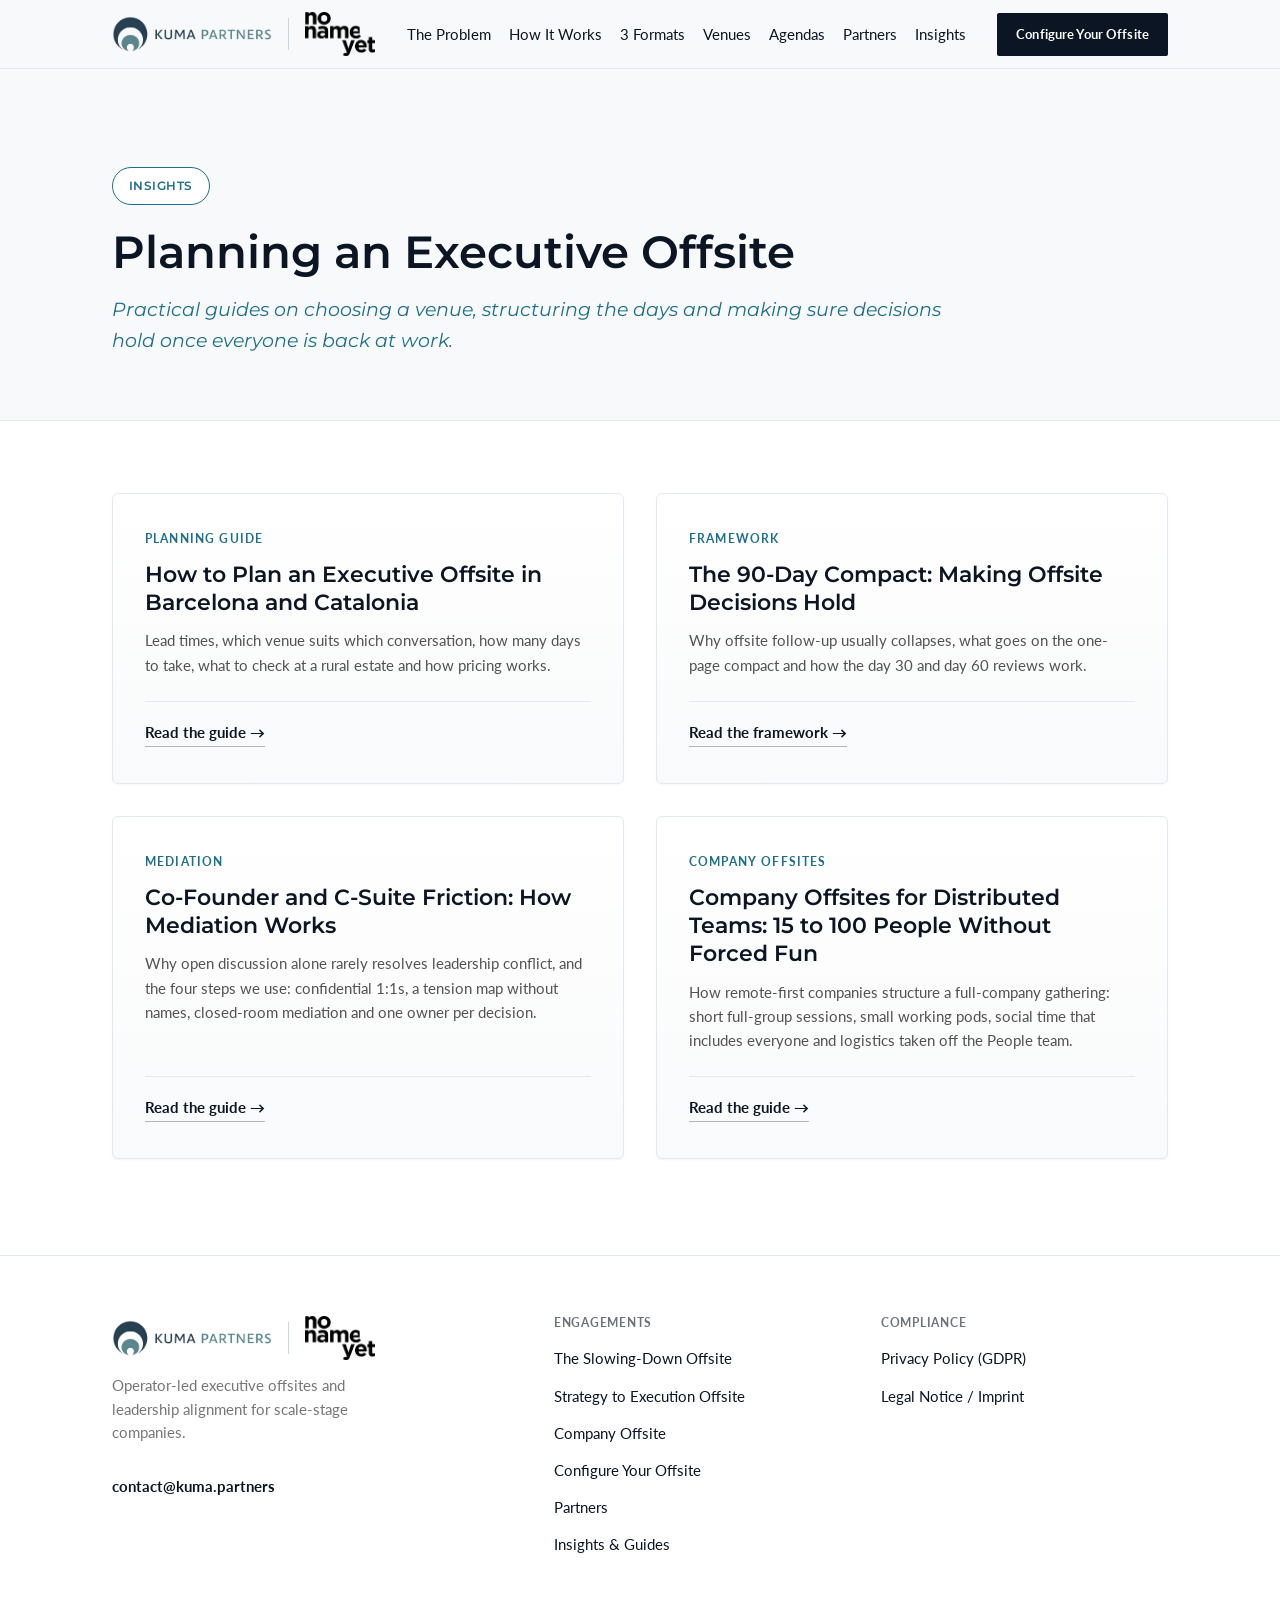
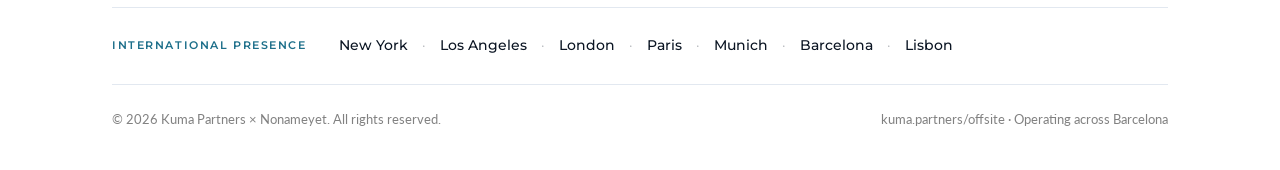
<file: insights/index.html>
<!DOCTYPE html>
<html lang="en">
<head>
<meta charset="UTF-8">
<script>
  /* Served under www.kuma.partners/offsite/ by a Netlify proxy. Netlify cannot
     redirect /offsite to /offsite/ (it treats both as the same path, so the
     rule loops), so a missing trailing slash is added here instead; without
     it the relative CSS, image and link paths would resolve outside /offsite/. */
  (function () {
    var p = window.location.pathname;
    if (/\/(offsite|insights)$/.test(p)) window.location.replace(p + "/" + window.location.search + window.location.hash);
  })();
</script>

<meta name="viewport" content="width=device-width, initial-scale=1.0">
<title>Insights: Planning an Executive Offsite | Kuma Partners</title>
<meta name="description" content="Practical guides on planning and running executive offsites in Barcelona and Catalonia: venues, agendas, logistics and follow-through.">
<link rel="canonical" href="https://www.kuma.partners/offsite/insights/">
<meta name="robots" content="index, follow">

<meta property="og:type" content="article">
<meta property="og:url" content="https://www.kuma.partners/offsite/insights/">
<meta property="og:title" content="Insights: Planning an Executive Offsite | Kuma Partners">
<meta property="og:description" content="Practical guides on planning and running executive offsites in Barcelona and Catalonia: venues, agendas, logistics and follow-through.">
<meta property="og:image" content="https://www.kuma.partners/offsite/assets/environments/masia-barcelona.jpeg">
<meta name="twitter:card" content="summary_large_image">

<link rel="icon" href="../assets/logo-icon.png">
<link rel="stylesheet" href="../styles.css">
<link rel="stylesheet" href="../configurator.css">

<script type="application/ld+json">
{
  "@context": "https://schema.org",
  "@type": "CollectionPage",
  "@id": "https://www.kuma.partners/offsite/insights/#collection",
  "url": "https://www.kuma.partners/offsite/insights/",
  "name": "Planning an Executive Offsite: Insights",
  "description": "Practical guides on planning and running executive offsites in Barcelona and Catalonia.",
  "publisher": {
    "@type": "Organization",
    "@id": "https://www.kuma.partners/#organization",
    "name": "Kuma Partners",
    "url": "https://www.kuma.partners",
    "sameAs": [
      "https://www.linkedin.com/company/92525300/"
    ]
  },
  "hasPart": [
    {
      "@type": "Article",
      "headline": "How to Plan an Executive Offsite in Barcelona and Catalonia",
      "url": "https://www.kuma.partners/offsite/insights/barcelona-executive-offsite-guide.html"
    },
    {
      "@type": "Article",
      "headline": "The 90-Day Compact: Making Offsite Decisions Hold",
      "url": "https://www.kuma.partners/offsite/insights/90-day-execution-compact.html"
    },
    {
      "@type": "Article",
      "headline": "Co-Founder and C-Suite Friction: How Mediation Works",
      "url": "https://www.kuma.partners/offsite/insights/c-suite-friction-mediation.html"
    },
    {
      "@type": "Article",
      "headline": "Company Offsites for Distributed Teams: 15 to 100 People Without Forced Fun",
      "url": "https://www.kuma.partners/offsite/insights/company-momentum-remote-teams.html"
    }
  ]
}
</script>
</head>
<body>

<header class="site">
  <nav class="wrap nav">
    <a href="../" class="logo-jv" aria-label="Kuma Partners × Nonameyet">
      <div class="logo-lockup-track">
        <img src="../assets/logo-lockup.png" alt="Kuma Partners" class="logo-kuma">
        <span class="logo-divider" aria-hidden="true"></span>
        <img src="../assets/logo-nonameyet.png" alt="Nonameyet" class="logo-nonameyet" width="577" height="360">
      </div>
    </a>
    <ul class="nav-links">
      <li><a href="../#problem">The Problem</a></li>
      <li><a href="../#process">How It Works</a></li>
      <li><a href="../#formats">3 Formats</a></li>
      <li><a href="../#dossier">Venues</a></li>
      <li><a href="../#cadence">Agendas</a></li>
      <li><a href="../partners.html">Partners</a></li>
      <li><a href="../insights/" aria-current="page">Insights</a></li>
      <li class="nav-mobile-only">
        <a href="../#configurator" class="btn btn-primary btn-sm">Configure Your Offsite</a>
      </li>
    </ul>
    <div class="nav-cta">
      <a href="../#configurator" class="btn btn-primary btn-sm">Configure Your Offsite</a>
    </div>
    <button type="button" class="nav-toggle" aria-label="Toggle navigation menu" aria-expanded="false">
      <svg class="icon-menu" viewBox="0 0 24 24" fill="none" stroke="currentColor" stroke-width="2" stroke-linecap="round" stroke-linejoin="round" aria-hidden="true"><path d="M4 6h16M4 12h16M4 18h16"></path></svg>
      <svg class="icon-close" viewBox="0 0 24 24" fill="none" stroke="currentColor" stroke-width="2" stroke-linecap="round" stroke-linejoin="round" aria-hidden="true" hidden><path d="M6 6l12 12M18 6L6 18"></path></svg>
    </button>
  </nav>
</header>

<main>
  <section class="insights-hero">
    <div class="wrap">
      <div class="insights-hero-inner">
        <span class="badge-pill">INSIGHTS</span>
        <h1>Planning an Executive Offsite</h1>
        <p class="subhead">Practical guides on choosing a venue, structuring the days and making sure decisions hold once everyone is back at work.</p>
      </div>
    </div>
  </section>

  <section class="insights-list">
    <div class="wrap">
      <div class="insights-grid">

        <article class="tier-card insight-card">
          <span class="tier-label">Planning guide</span>
          <h2><a href="../insights/barcelona-executive-offsite-guide.html">How to Plan an Executive Offsite in Barcelona and Catalonia</a></h2>
          <p>Lead times, which venue suits which conversation, how many days to take, what to check at a rural estate and how pricing works.</p>
          <div class="insight-card-foot">
            <a href="../insights/barcelona-executive-offsite-guide.html" class="btn-link">Read the guide &rarr;</a>
          </div>
        </article>

        <article class="tier-card insight-card">
          <span class="tier-label">Framework</span>
          <h2><a href="../insights/90-day-execution-compact.html">The 90-Day Compact: Making Offsite Decisions Hold</a></h2>
          <p>Why offsite follow-up usually collapses, what goes on the one-page compact and how the day 30 and day 60 reviews work.</p>
          <div class="insight-card-foot">
            <a href="../insights/90-day-execution-compact.html" class="btn-link">Read the framework &rarr;</a>
          </div>
        </article>

        <article class="tier-card insight-card">
          <span class="tier-label">Mediation</span>
          <h2><a href="../insights/c-suite-friction-mediation.html">Co-Founder and C-Suite Friction: How Mediation Works</a></h2>
          <p>Why open discussion alone rarely resolves leadership conflict, and the four steps we use: confidential 1:1s, a tension map without names, closed-room mediation and one owner per decision.</p>
          <div class="insight-card-foot">
            <a href="../insights/c-suite-friction-mediation.html" class="btn-link">Read the guide &rarr;</a>
          </div>
        </article>

        <article class="tier-card insight-card">
          <span class="tier-label">Company offsites</span>
          <h2><a href="../insights/company-momentum-remote-teams.html">Company Offsites for Distributed Teams: 15 to 100 People Without Forced Fun</a></h2>
          <p>How remote-first companies structure a full-company gathering: short full-group sessions, small working pods, social time that includes everyone and logistics taken off the People team.</p>
          <div class="insight-card-foot">
            <a href="../insights/company-momentum-remote-teams.html" class="btn-link">Read the guide &rarr;</a>
          </div>
        </article>

      </div>
    </div>
  </section>
</main>

<footer class="site">
  <div class="wrap">
    <div class="footer-grid">
      <div>
        <a href="../" class="logo-jv footer-logo" style="margin-bottom:14px;">
          <div class="logo-lockup-track">
            <img src="../assets/logo-lockup.png" alt="Kuma Partners" class="logo-kuma">
            <span class="logo-divider" aria-hidden="true"></span>
            <img src="../assets/logo-nonameyet.png" alt="Nonameyet" class="logo-nonameyet" width="577" height="360">
          </div>
        </a>
        <p style="font-size:.92rem; color:rgba(26,26,26,.6); max-width:280px;">Operator-led executive offsites and leadership alignment for scale-stage companies.</p>
        <a href="mailto:contact@kuma.partners" class="footer-email">contact@kuma.partners</a>
      </div>
      <div>
        <h4>Engagements</h4>
        <ul>
          <li><a href="../#formats">The Slowing-Down Offsite</a></li>
          <li><a href="../#formats">Strategy to Execution Offsite</a></li>
          <li><a href="../#formats">Company Offsite</a></li>
          <li><a href="../#configurator">Configure Your Offsite</a></li>
          <li><a href="../partners.html">Partners</a></li>
          <li><a href="../insights/">Insights &amp; Guides</a></li>
        </ul>
      </div>
      <div>
        <h4>Compliance</h4>
        <ul>
          <li><a href="https://kuma.partners/privacy.html">Privacy Policy (GDPR)</a></li>
          <li><a href="https://kuma.partners/legal.html">Legal Notice / Imprint</a></li>
        </ul>
      </div>
    </div>

    <div class="footer-hubs">
      <span class="footer-hubs-label">International Presence</span>
      <div class="footer-hubs-cities">
        <span>New York</span><span>Los Angeles</span><span>London</span><span>Paris</span><span>Munich</span><span>Barcelona</span><span>Lisbon</span>
      </div>
    </div>

    <div class="footer-bottom">
      <span>&copy; 2026 Kuma Partners &times; Nonameyet. All rights reserved.</span>
      <span>kuma.partners/offsite &middot; Operating across Barcelona</span>
    </div>
  </div>
</footer>

<script src="../app.js"></script>
</body>
</html>
</file>
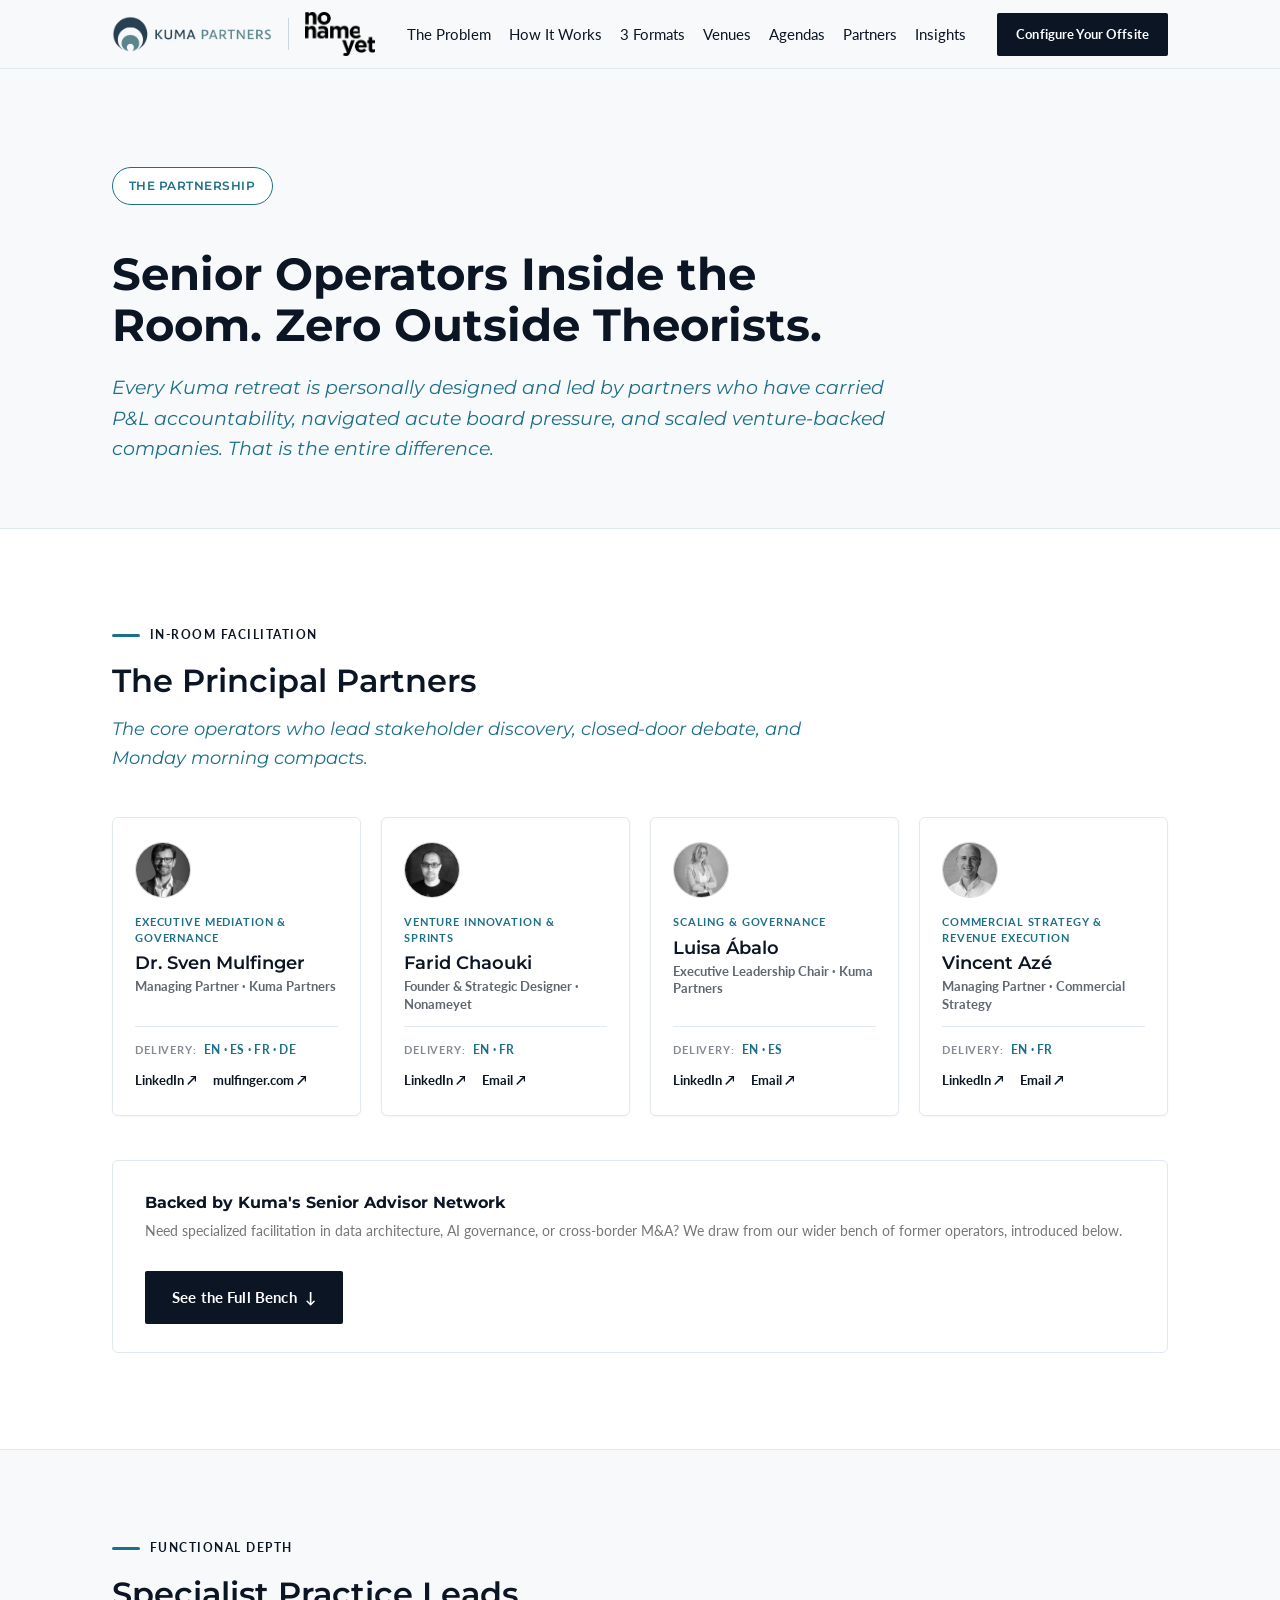
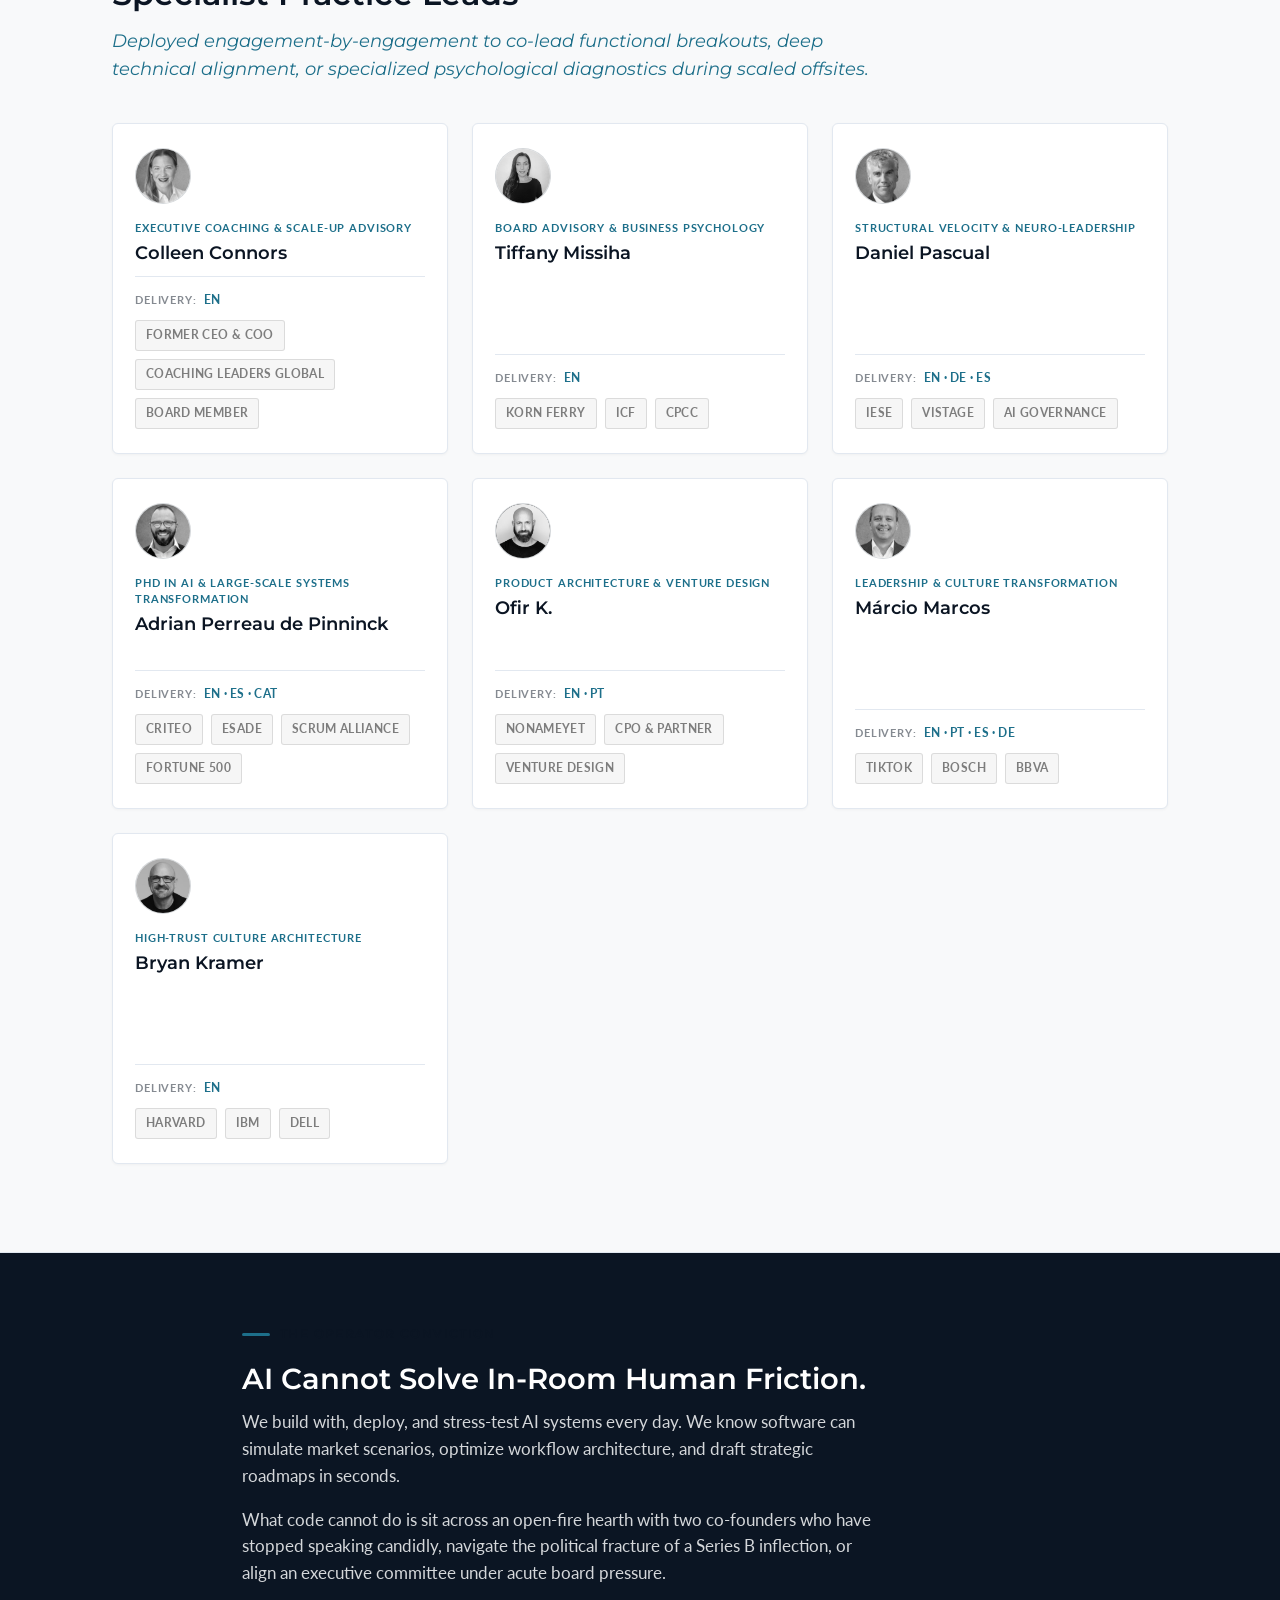
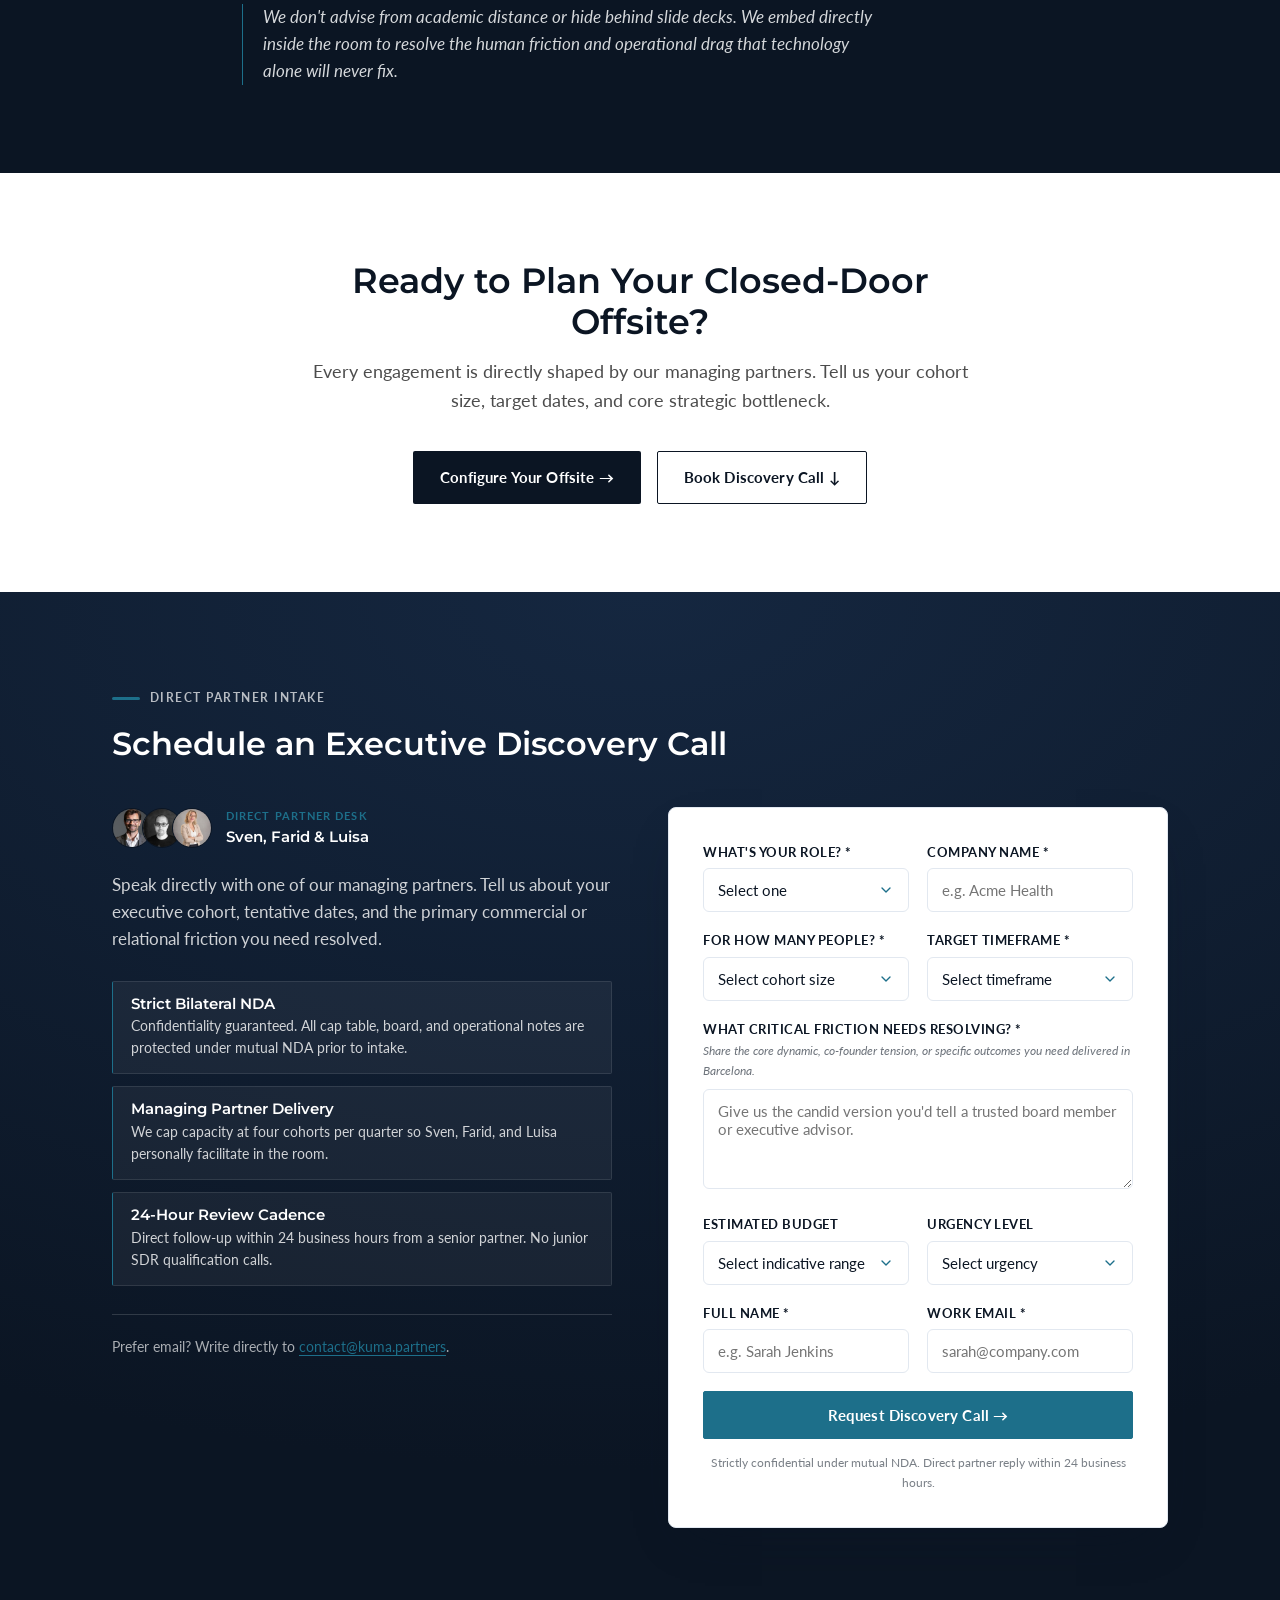
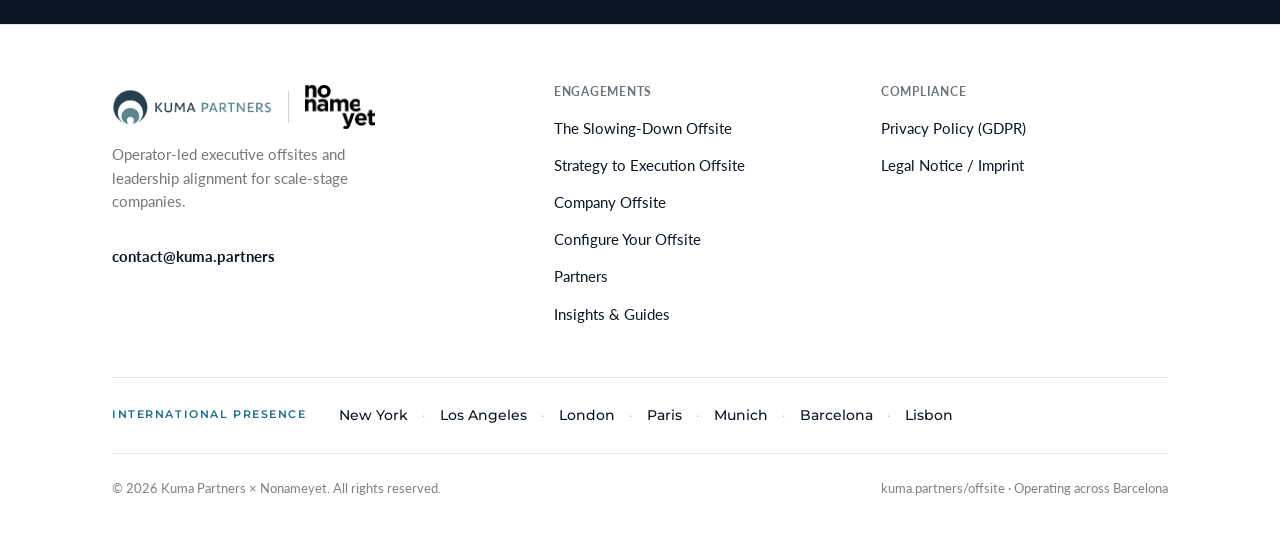
<file: partners.html>
<!DOCTYPE html>
<html lang="en">
<head>
<meta charset="UTF-8">
<meta name="viewport" content="width=device-width, initial-scale=1.0">
<!-- Primary SEO tags -->
<title>Partners &amp; Specialist Bench | Operator-Led Offsites Barcelona</title>
<meta name="description" content="Former CEOs, CROs, and venture designers who personally lead closed-door leadership retreats in Barcelona. Senior operators inside the room, zero theoretical coaches.">
<link rel="canonical" href="https://www.kuma.partners/offsite/partners.html">
<meta name="robots" content="index, follow">

<!-- Open Graph / social sharing -->
<meta property="og:type" content="website">
<meta property="og:url" content="https://www.kuma.partners/offsite/partners.html">
<meta property="og:title" content="Partners &amp; Specialist Bench | Operator-Led Offsites Barcelona">
<meta property="og:description" content="Former CEOs, CROs, and venture designers who personally lead closed-door leadership retreats in Barcelona.">
<meta property="og:image" content="https://www.kuma.partners/offsite/assets/environments/masia-barcelona.jpeg">

<!-- Twitter Card -->
<meta name="twitter:card" content="summary_large_image">
<meta name="twitter:title" content="Partners &amp; Specialist Bench | Operator-Led Offsites Barcelona">
<meta name="twitter:description" content="Former CEOs, CROs, and venture designers who personally lead closed-door leadership retreats in Barcelona.">
<meta name="twitter:image" content="https://www.kuma.partners/offsite/assets/environments/masia-barcelona.jpeg">

<link rel="icon" href="assets/logo-icon.png">
<link rel="stylesheet" href="styles.css">
<link rel="stylesheet" href="configurator.css">

<!-- Schema.org JSON-LD -->
<script type="application/ld+json">
{
  "@context": "https://schema.org",
  "@graph": [
    {
      "@type": "AboutPage",
      "@id": "https://www.kuma.partners/offsite/partners.html#about",
      "url": "https://www.kuma.partners/offsite/partners.html",
      "name": "Kuma Partners Offsite Leadership & Bench",
      "description": "Directory of managing partners and senior specialists facilitating executive leadership retreats in Barcelona.",
      "publisher": {
        "@type": "Organization",
        "@id": "https://www.kuma.partners/#organization",
        "name": "Kuma Partners",
        "url": "https://www.kuma.partners",
        "sameAs": [
          "https://www.linkedin.com/company/92525300/"
        ]
      },
      "about": [
        {
          "@id": "https://www.kuma.partners/offsite/partners.html#sven-mulfinger"
        },
        {
          "@id": "https://www.kuma.partners/offsite/partners.html#farid-chaouki"
        },
        {
          "@id": "https://www.kuma.partners/offsite/partners.html#luisa-abalo"
        },
        {
          "@id": "https://www.kuma.partners/offsite/partners.html#colleen-connors"
        }
      ]
    },
    {
      "@type": "Person",
      "@id": "https://www.kuma.partners/offsite/partners.html#sven-mulfinger",
      "name": "Dr. Sven Mulfinger",
      "jobTitle": "Managing Partner",
      "worksFor": {
        "@type": "Organization",
        "@id": "https://www.kuma.partners/#organization",
        "name": "Kuma Partners",
        "url": "https://www.kuma.partners",
        "sameAs": [
          "https://www.linkedin.com/company/92525300/"
        ]
      },
      "description": "Specializes in high-stakes C-suite mediation, cross-border M&A alignment, and resolving structural co-founder friction. Translates unexpressed executive conflict into binding 90-day execution compacts.",
      "sameAs": [
        "https://www.linkedin.com/in/svenmulfinger",
        "https://www.mulfinger.com"
      ],
      "knowsAbout": [
        "Executive Mediation",
        "C-Suite Alignment",
        "Co-Founder Conflict Resolution",
        "Leadership Offsite Facilitation",
        "90-Day Execution Compacts",
        "Decision Rights (RACI)"
      ]
    },
    {
      "@type": "Person",
      "@id": "https://www.kuma.partners/offsite/partners.html#farid-chaouki",
      "name": "Farid Chaouki",
      "jobTitle": "Founder & Strategic Designer",
      "worksFor": {
        "@type": "Organization",
        "@id": "https://www.nonameyet.com/#organization",
        "name": "Nonameyet",
        "url": "https://www.nonameyet.com/",
        "sameAs": [
          "https://www.linkedin.com/company/nonameyet/"
        ]
      },
      "description": "Guides scale-ups and distributed leadership teams through rapid product innovation, enterprise AI roadmap stress-testing, and venture architecture.",
      "sameAs": [
        "https://www.linkedin.com/in/faridchaouki/"
      ],
      "knowsAbout": [
        "Venture Innovation",
        "Product Sprints",
        "AI Roadmap Stress-Testing",
        "Fractional CPO / CIO Advisory"
      ]
    },
    {
      "@type": "Person",
      "@id": "https://www.kuma.partners/offsite/partners.html#luisa-abalo",
      "name": "Luisa Ábalo",
      "jobTitle": "Executive Leadership Chair",
      "worksFor": {
        "@type": "Organization",
        "@id": "https://www.kuma.partners/#organization",
        "name": "Kuma Partners",
        "url": "https://www.kuma.partners",
        "sameAs": [
          "https://www.linkedin.com/company/92525300/"
        ]
      },
      "description": "Specializes in enterprise governance, organizational scaling architecture, and CEO peer dynamics. Drives operational discipline, accountability cadences, and leadership team cohesion across high-growth international executive cohorts.",
      "sameAs": [
        "https://www.linkedin.com/in/luisaabaloperez/"
      ],
      "knowsAbout": [
        "Organizational Scaling",
        "Enterprise Governance",
        "Accountability Cadences",
        "CEO Peer Dynamics"
      ]
    },
    {
      "@type": "Person",
      "@id": "https://www.kuma.partners/offsite/partners.html#colleen-connors",
      "name": "Colleen Connors",
      "jobTitle": "Senior Advisor",
      "affiliation": {
        "@id": "https://www.kuma.partners/#organization"
      },
      "description": "Former CEO and COO, advising VC-backed start-ups and companies with $100M+ revenue; 15+ years coaching global leaders; board member and founder of Coaching Leaders Global.",
      "sameAs": [
        "https://www.linkedin.com/in/colleen-connors/"
      ],
      "knowsAbout": [
        "Executive Coaching",
        "Scale-Up Advisory",
        "Leadership Development",
        "Board Advisory"
      ]
    }
  ]
}
</script>
</head>
<body>

<header class="site">
  <nav class="wrap nav">
    <a href="./" class="logo-jv" aria-label="Kuma Partners × Nonameyet">
      <div class="logo-lockup-track">
        <img src="assets/logo-lockup.png" alt="Kuma Partners" class="logo-kuma">
        <span class="logo-divider" aria-hidden="true"></span>
        <img src="assets/logo-nonameyet.png" alt="Nonameyet" class="logo-nonameyet" width="577" height="360">
      </div>
    </a>
    <ul class="nav-links">
      <li><a href="./#problem">The Problem</a></li>
      <li><a href="./#process">How It Works</a></li>
      <li><a href="./#formats">3 Formats</a></li>
      <li><a href="./#dossier">Venues</a></li>
      <li><a href="./#cadence">Agendas</a></li>
      <li><a href="partners.html" aria-current="page">Partners</a></li>
      <li><a href="insights/">Insights</a></li>
      <li class="nav-mobile-only">
        <a href="./#configurator" class="btn btn-primary btn-sm">Configure Your Offsite</a>
      </li>
    </ul>
    <div class="nav-cta">
      <a href="./#configurator" class="btn btn-primary btn-sm">Configure Your Offsite</a>
    </div>
    <button type="button" class="nav-toggle" aria-label="Toggle navigation menu" aria-expanded="false">
      <svg class="icon-menu" viewBox="0 0 24 24" fill="none" stroke="currentColor" stroke-width="2" stroke-linecap="round" stroke-linejoin="round" aria-hidden="true"><path d="M4 6h16M4 12h16M4 18h16"></path></svg>
      <svg class="icon-close" viewBox="0 0 24 24" fill="none" stroke="currentColor" stroke-width="2" stroke-linecap="round" stroke-linejoin="round" aria-hidden="true" hidden><path d="M6 6l12 12M18 6L6 18"></path></svg>
    </button>
  </nav>
</header>

<main>

  <section style="background: var(--cream); border-bottom: 1px solid var(--hairline-color); padding: 88px 0 64px;">
    <div class="wrap">
      <div style="max-width: 860px;">
        <span class="badge-pill">THE PARTNERSHIP</span>
        <h1 style="font-family: 'Montserrat', Arial, sans-serif; font-size: 2.8rem; font-weight: 700; color: var(--navy); line-height: 1.15; margin: 22px 0 20px; text-wrap: balance;">Senior Operators Inside the Room. Zero Outside Theorists.</h1>
        <span class="subhead" style="display: block; font-size: 1.2rem; line-height: 1.6; max-width: 780px; color: var(--teal);">Every Kuma retreat is personally designed and led by partners who have carried P&amp;L accountability, navigated acute board pressure, and scaled venture-backed companies. That is the entire difference.</span>
      </div>
    </div>
  </section>

  <section id="collective" style="background:#fff; border-bottom:1px solid var(--hairline-color);">
    <div class="wrap">
      <div class="section-head">
        <div class="eyebrow">In-Room Facilitation</div>
        <h2>The Principal Partners</h2>
        <p class="subhead" style="font-size: 1.15rem; max-width: 820px; margin-bottom: 40px;">The core operators who lead stakeholder discovery, closed-door debate, and Monday morning compacts.</p>
      </div>

      <div class="partner-grid partner-grid-4">

        <div class="partner-card-slot">
        <div class="partner-card-lg partner-card-editorial">
          <div class="partner-card-top">
            <div class="partner-photo">
              <img src="assets/team/dr-sven-mulfinger.jpeg" alt="Dr. Sven Mulfinger, Managing Partner at Kuma Partners">
            </div>
            <span class="partner-superpower">Executive Mediation &amp; Governance</span>
            <h3>Dr. Sven Mulfinger</h3>
            <span class="role">Managing Partner &middot; Kuma Partners</span>
            <div class="partner-bio-drawer">
              <div class="partner-bio-drawer-inner">
                <p class="partner-bio">Specializes in high-stakes C-suite mediation, cross-border M&amp;A alignment, and resolving structural co-founder friction. Translates unexpressed executive conflict into single-threaded RACI ownership and binding 90-day execution compacts.</p>
              </div>
            </div>
          </div>

          <div class="partner-card-bottom">
            <div class="partner-languages-line" aria-label="Delivery languages: English, Spanish, French, German"><span>Delivery:</span> <abbr title="English">EN</abbr> &middot; <abbr title="Spanish">ES</abbr> &middot; <abbr title="French">FR</abbr> &middot; <abbr title="German">DE</abbr></div>
            <div class="partner-links-line">
              <a href="https://www.linkedin.com/in/svenmulfinger" target="_blank" rel="noopener noreferrer">LinkedIn &#8599;</a>
              <a href="https://www.mulfinger.com" target="_blank" rel="noopener noreferrer">mulfinger.com &#8599;</a>
            </div>
          </div>
        </div>
        </div>

        <div class="partner-card-slot">
        <div class="partner-card-lg partner-card-editorial">
          <div class="partner-card-top">
            <div class="partner-photo">
              <img src="assets/team/farid.jpeg" alt="Farid Chaouki, Founder &amp; Strategic Designer at Nonameyet">
            </div>
            <span class="partner-superpower">Venture Innovation &amp; Sprints</span>
            <h3>Farid Chaouki</h3>
            <span class="role">Founder &amp; Strategic Designer &middot; Nonameyet</span>
            <div class="partner-bio-drawer">
              <div class="partner-bio-drawer-inner">
                <p class="partner-bio">Guides scale-ups and distributed leadership teams through rapid product innovation, enterprise AI roadmap stress-testing, and venture architecture. Creates high-tempo sprint environments that convert abstract strategy into validated execution.</p>
              </div>
            </div>
          </div>

          <div class="partner-card-bottom">
            <div class="partner-languages-line" aria-label="Delivery languages: English, French"><span>Delivery:</span> <abbr title="English">EN</abbr> &middot; <abbr title="French">FR</abbr></div>
            <div class="partner-links-line">
              <a href="https://www.linkedin.com/in/faridchaouki/" target="_blank" rel="noopener noreferrer">LinkedIn &#8599;</a>
              <a href="mailto:farid@nonameyet.com">Email &#8599;</a>
            </div>
          </div>
        </div>
        </div>

        <div class="partner-card-slot">
        <div class="partner-card-lg partner-card-editorial">
          <div class="partner-card-top">
            <div class="partner-photo">
              <img src="assets/team/luisa-abalo.jpeg" alt="Luisa Ábalo, Executive Leadership Chair at Kuma Partners">
            </div>
            <span class="partner-superpower">Scaling &amp; Governance</span>
            <h3>Luisa &Aacute;balo</h3>
            <span class="role">Executive Leadership Chair &middot; Kuma Partners</span>
            <div class="partner-bio-drawer">
              <div class="partner-bio-drawer-inner">
                <p class="partner-bio">Specializes in enterprise governance, organizational scaling architecture, and CEO peer dynamics. Drives operational discipline, accountability cadences, and leadership team cohesion across high-growth international executive cohorts.</p>
              </div>
            </div>
          </div>

          <div class="partner-card-bottom">
            <div class="partner-languages-line" aria-label="Delivery languages: English, Spanish"><span>Delivery:</span> <abbr title="English">EN</abbr> &middot; <abbr title="Spanish">ES</abbr></div>
            <div class="partner-links-line">
              <a href="https://www.linkedin.com/in/luisaabaloperez/" target="_blank" rel="noopener noreferrer">LinkedIn &#8599;</a>
              <a href="mailto:luisa@kuma.partners">Email &#8599;</a>
            </div>
          </div>
        </div>
        </div>

        <div class="partner-card-slot">
        <div class="partner-card-lg partner-card-editorial">
          <div class="partner-card-top">
            <div class="partner-photo">
              <img src="assets/team/vincent-aze.jpeg" alt="Vincent Azé, Managing Partner at Kuma Partners">
            </div>
            <span class="partner-superpower">Commercial Strategy &amp; Revenue Execution</span>
            <h3>Vincent Az&eacute;</h3>
            <span class="role">Managing Partner &middot; Commercial Strategy</span>
            <div class="partner-bio-drawer">
              <div class="partner-bio-drawer-inner">
                <p class="partner-bio">Former CRO at Glownet and Sales Director at FIS. Directs commercial diagnostics and GTM alignment sprints during offsites, bridging high-level board revenue targets with practical sales cadences teams execute Monday morning.</p>
              </div>
            </div>
          </div>

          <div class="partner-card-bottom">
            <div class="partner-languages-line" aria-label="Delivery languages: English, French"><span>Delivery:</span> <abbr title="English">EN</abbr> &middot; <abbr title="French">FR</abbr></div>
            <div class="partner-links-line">
              <a href="https://www.linkedin.com/in/vincentaze/" target="_blank" rel="noopener noreferrer">LinkedIn &#8599;</a>
              <a href="mailto:vincent@kuma.partners">Email &#8599;</a>
            </div>
          </div>
        </div>
        </div>

      </div>

      <div class="team-cta" style="margin-top:44px;">
        <div>
          <div class="team-cta-title">Backed by Kuma's Senior Advisor Network</div>
          <div class="team-cta-sub">Need specialized facilitation in data architecture, AI governance, or cross-border M&amp;A? We draw from our wider bench of former operators, introduced below.</div>
        </div>
        <a href="#bench" class="btn btn-primary">See the Full Bench <span class="arrow">&darr;</span></a>
      </div>

    </div>
  </section>

  <section id="bench" style="background: var(--cream); border-bottom: 1px solid var(--hairline-color); padding: 88px 0;">
    <div class="wrap">
      <div class="section-head">
        <div class="eyebrow">Functional Depth</div>
        <h2>Specialist Practice Leads</h2>
        <p class="subhead" style="font-size: 1.1rem; max-width: 820px; margin-bottom: 40px;">Deployed engagement-by-engagement to co-lead functional breakouts, deep technical alignment, or specialized psychological diagnostics during scaled offsites.</p>
      </div>

      <div class="bench-grid">

        <div class="partner-card-slot">
        <div class="partner-card-lg partner-card-editorial" tabindex="0">
          <div class="partner-card-top">
            <div class="partner-photo">
              <img src="assets/team/colleen-tartow.png" alt="Colleen Connors">
            </div>
            <span class="partner-superpower">Executive Coaching &amp; Scale-Up Advisory</span>
            <h4>Colleen Connors</h4>
            <div class="partner-bio-drawer">
              <div class="partner-bio-drawer-inner">
                <p class="partner-bio">Former CEO and COO, advising VC-backed start-ups and companies with $100M+ revenue. Coaching global leaders for more than 15 years; board member and founder of Coaching Leaders Global.</p>
              </div>
            </div>
          </div>

          <div class="partner-card-bottom">
            <div class="partner-languages-line" aria-label="Delivery languages: English"><span>Delivery:</span> <abbr title="English">EN</abbr></div>
            <div class="client-badges">
              <span>Former CEO &amp; COO</span>
              <span>Coaching Leaders Global</span>
              <span>Board Member</span>
            </div>
          </div>
        </div>
        </div>

        <div class="partner-card-slot">
        <div class="partner-card-lg partner-card-editorial" tabindex="0">
          <div class="partner-card-top">
            <div class="partner-photo">
              <img src="assets/team/tiffany.jpeg" alt="Tiffany Missiha">
            </div>
            <span class="partner-superpower">Board Advisory &amp; Business Psychology</span>
            <h4>Tiffany Missiha</h4>
            <div class="partner-bio-drawer">
              <div class="partner-bio-drawer-inner">
                <p class="partner-bio">ICF-accredited consultant guiding leadership through interpersonal friction, executive restructuring, and complex talent transitions.</p>
              </div>
            </div>
          </div>

          <div class="partner-card-bottom">
            <div class="partner-languages-line" aria-label="Delivery languages: English"><span>Delivery:</span> <abbr title="English">EN</abbr></div>
            <div class="client-badges">
              <span>Korn Ferry</span>
              <span>ICF</span>
              <span>CPCC</span>
            </div>
          </div>
        </div>
        </div>

        <div class="partner-card-slot">
        <div class="partner-card-lg partner-card-editorial" tabindex="0">
          <div class="partner-card-top">
            <div class="partner-photo">
              <img src="assets/team/daniel-pascual.png" alt="Daniel Pascual">
            </div>
            <span class="partner-superpower">Structural Velocity &amp; Neuro-Leadership</span>
            <h4>Daniel Pascual</h4>
            <div class="partner-bio-drawer">
              <div class="partner-bio-drawer-inner">
                <p class="partner-bio">Former CEO specializing in dismantling structural drag and corporate bottlenecks under pressure through agentic governance.</p>
              </div>
            </div>
          </div>

          <div class="partner-card-bottom">
            <div class="partner-languages-line" aria-label="Delivery languages: English, German, Spanish"><span>Delivery:</span> <abbr title="English">EN</abbr> &middot; <abbr title="German">DE</abbr> &middot; <abbr title="Spanish">ES</abbr></div>
            <div class="client-badges">
              <span>IESE</span>
              <span>Vistage</span>
              <span>AI Governance</span>
            </div>
          </div>
        </div>
        </div>

        <div class="partner-card-slot">
        <div class="partner-card-lg partner-card-editorial" tabindex="0">
          <div class="partner-card-top">
            <div class="partner-photo">
              <img src="assets/team/adrian.jpeg" alt="Adrian Perreau de Pinninck">
            </div>
            <span class="partner-superpower">PhD in AI &amp; Large-Scale Systems Transformation</span>
            <h4>Adrian Perreau de Pinninck</h4>
            <div class="partner-bio-drawer">
              <div class="partner-bio-drawer-inner">
                <p class="partner-bio">20+ years guiding agile architecture and organizational scaling across complex tech ecosystems. Aligns operational goals with healthy human execution.</p>
              </div>
            </div>
          </div>

          <div class="partner-card-bottom">
            <div class="partner-languages-line" aria-label="Delivery languages: English, Spanish, Catalan"><span>Delivery:</span> <abbr title="English">EN</abbr> &middot; <abbr title="Spanish">ES</abbr> &middot; <abbr title="Catalan">CAT</abbr></div>
            <div class="client-badges">
              <span>Criteo</span>
              <span>ESADE</span>
              <span>Scrum Alliance</span>
              <span>Fortune 500</span>
            </div>
          </div>
        </div>
        </div>

        <div class="partner-card-slot">
        <div class="partner-card-lg partner-card-editorial" tabindex="0">
          <div class="partner-card-top">
            <div class="partner-photo">
              <img src="assets/team/ofir.jpeg" alt="Ofir K.">
            </div>
            <span class="partner-superpower">Product Architecture &amp; Venture Design</span>
            <h4>Ofir K.</h4>
            <div class="partner-bio-drawer">
              <div class="partner-bio-drawer-inner">
                <p class="partner-bio">More than 20 years guiding startups and large companies to envision, plan and roll out best-in-category digital products, at the intersection of content, design and innovation.</p>
              </div>
            </div>
          </div>

          <div class="partner-card-bottom">
            <div class="partner-languages-line" aria-label="Delivery languages: English, Portuguese"><span>Delivery:</span> <abbr title="English">EN</abbr> &middot; <abbr title="Portuguese">PT</abbr></div>
            <div class="client-badges">
              <span>Nonameyet</span>
              <span>CPO &amp; Partner</span>
              <span>Venture Design</span>
            </div>
          </div>
        </div>
        </div>

        <div class="partner-card-slot">
        <div class="partner-card-lg partner-card-editorial" tabindex="0">
          <div class="partner-card-top">
            <div class="partner-photo">
              <img src="assets/team/marcio-marcos.png" alt="Márcio Marcos">
            </div>
            <span class="partner-superpower">Leadership &amp; Culture Transformation</span>
            <h4>M&aacute;rcio Marcos</h4>
            <div class="partner-bio-drawer">
              <div class="partner-bio-drawer-inner">
                <p class="partner-bio">25+ years advising founders, executive teams, and boards through complex organizational restructuring and critical growth inflection points.</p>
              </div>
            </div>
          </div>

          <div class="partner-card-bottom">
            <div class="partner-languages-line" aria-label="Delivery languages: English, Portuguese, Spanish, German"><span>Delivery:</span> <abbr title="English">EN</abbr> &middot; <abbr title="Portuguese">PT</abbr> &middot; <abbr title="Spanish">ES</abbr> &middot; <abbr title="German">DE</abbr></div>
            <div class="client-badges">
              <span>TikTok</span>
              <span>Bosch</span>
              <span>BBVA</span>
            </div>
          </div>
        </div>
        </div>

        <div class="partner-card-slot">
        <div class="partner-card-lg partner-card-editorial" tabindex="0">
          <div class="partner-card-top">
            <div class="partner-photo">
              <img src="assets/team/bryan-kramer.png" alt="Bryan Kramer">
            </div>
            <span class="partner-superpower">High-Trust Culture Architecture</span>
            <h4>Bryan Kramer</h4>
            <div class="partner-bio-drawer">
              <div class="partner-bio-drawer-inner">
                <p class="partner-bio">Seasoned sounding board helping executive leaders navigate strategic inflection points, eliminate political drag, and build high accountability.</p>
              </div>
            </div>
          </div>

          <div class="partner-card-bottom">
            <div class="partner-languages-line" aria-label="Delivery languages: English"><span>Delivery:</span> <abbr title="English">EN</abbr></div>
            <div class="client-badges">
              <span>Harvard</span>
              <span>IBM</span>
              <span>Dell</span>
            </div>
          </div>
        </div>
        </div>

      </div>
    </div>
  </section>

  <section class="moat-section">
    <div class="wrap" style="max-width: 860px;">
      <div class="eyebrow">The Operator Conviction</div>
      <h2>AI Cannot Solve In-Room Human Friction.</h2>
      <p>We build with, deploy, and stress-test AI systems every day. We know software can simulate market scenarios, optimize workflow architecture, and draft strategic roadmaps in seconds.</p>
      <p>What code cannot do is sit across an open-fire hearth with two co-founders who have stopped speaking candidly, navigate the political fracture of a Series B inflection, or align an executive committee under acute board pressure.</p>
      <p class="moat-pull-quote">We don't advise from academic distance or hide behind slide decks. We embed directly inside the room to resolve the human friction and operational drag that technology alone will never fix.</p>
    </div>
  </section>

  <section style="padding: 88px 0; background: #fff; text-align: center;">
    <div class="wrap" style="max-width: 720px;">
      <h2 style="font-size: 2.2rem; margin-bottom: 16px; color: var(--navy);">Ready to Plan Your Closed-Door Offsite?</h2>
      <p style="font-size: 1.1rem; color: rgba(26,26,26,0.78); line-height: 1.6; margin-bottom: 36px;">Every engagement is directly shaped by our managing partners. Tell us your cohort size, target dates, and core strategic bottleneck.</p>
      <div style="display: flex; justify-content: center; gap: 16px; flex-wrap: wrap;">
        <a href="./#configurator" class="btn btn-primary">Configure Your Offsite &rarr;</a>
        <a href="#contact" class="btn btn-secondary">Book Discovery Call &darr;</a>
      </div>
    </div>
  </section>

  <section id="contact" class="contact-section">
    <div class="wrap">
      <div class="section-head">
        <div class="eyebrow">Direct Partner Intake</div>
        <h2>Schedule an Executive Discovery Call</h2>
      </div>
      <div class="contact-grid">
        <div class="contact-copy">
          <div class="intake-partner-cluster">
            <div class="intake-avatar-stack">
              <img src="assets/team/dr-sven-mulfinger.jpeg" alt="Dr. Sven Mulfinger">
              <img src="assets/team/farid.jpeg" alt="Farid Chaouki">
              <img src="assets/team/luisa-abalo.jpeg" alt="Luisa &Aacute;balo">
            </div>
            <div class="intake-partner-meta">
              <span class="intake-partner-label">Direct Partner Desk</span>
              <span class="intake-partner-names">Sven, Farid &amp; Luisa</span>
            </div>
          </div>
          <p>Speak directly with one of our managing partners. Tell us about your executive cohort, tentative dates, and the primary commercial or relational friction you need resolved.</p>
          <div class="intake-trust-grid">
            <div class="value-card">
              <h3>Strict Bilateral NDA</h3>
              <p>Confidentiality guaranteed. All cap table, board, and operational notes are protected under mutual NDA prior to intake.</p>
            </div>
            <div class="value-card">
              <h3>Managing Partner Delivery</h3>
              <p>We cap capacity at four cohorts per quarter so Sven, Farid, and Luisa personally facilitate in the room.</p>
            </div>
            <div class="value-card">
              <h3>24-Hour Review Cadence</h3>
              <p>Direct follow-up within 24 business hours from a senior partner. No junior SDR qualification calls.</p>
            </div>
          </div>
          <div class="contact-direct-email">Prefer email? Write directly to <a href="mailto:contact@kuma.partners">contact@kuma.partners</a>.</div>
        </div>
        <div class="contact-form-shell">
          <form id="contact-form" class="contact-form" name="discovery-call" method="POST" data-netlify="true" netlify-honeypot="company_tax_id">
            <input type="hidden" name="form-name" value="discovery-call">
            <div style="position:absolute; left:-9999px; top:-9999px; opacity:0; pointer-events:none;" aria-hidden="true"><label for="hp-discovery">Do not fill this field</label><input type="text" id="hp-discovery" name="company_tax_id" tabindex="-1" autocomplete="off" value=""></div>
            <div class="field-row">
              <div class="field">
                <label>What's Your Role? *</label>
                <div class="select-shell"><select name="role" required>
                  <option value="" disabled selected>Select one</option>
                  <option value="Founder / Co-Founder / CEO">Founder / Co-Founder / CEO</option>
                  <option value="C-Suite / VP (COO, CFO, CRO, CTO)">C-Suite / VP (COO, CFO, CRO, CTO)</option>
                  <option value="Chief of Staff / VP Strategy">Chief of Staff / VP Strategy</option>
                  <option value="Head of People / VP HR">Head of People / VP HR</option>
                  <option value="Board Member / Investor">Board Member / Investor</option>
                  <option value="Other Leadership Role">Other Leadership Role</option>
                </select><svg class="select-chevron" viewBox="0 0 24 24" fill="none" stroke="currentColor" stroke-width="2" stroke-linecap="round" stroke-linejoin="round" aria-hidden="true"><path d="M6 9l6 6 6-6"></path></svg></div>
              </div>
              <div class="field">
                <label>Company Name *</label>
                <input type="text" name="company" required placeholder="e.g. Acme Health">
              </div>
            </div>
            <div class="field-row">
              <div class="field">
                <label>For How Many People? *</label>
                <div class="select-shell"><select name="cohort_size" required>
                  <option value="" disabled selected>Select cohort size</option>
                  <option value="2-6 leaders">2&ndash;6 leaders (Founder / ExCo Reset)</option>
                  <option value="5-14 leaders">5&ndash;14 leaders (C-Suite &amp; Functional)</option>
                  <option value="15-30 leaders">15&ndash;30 leaders (Expanded Leadership)</option>
                  <option value="30-60 people">30&ndash;60 people (Departmental Sprints)</option>
                  <option value="60-100+ people">60&ndash;100+ people (Full Company Momentum)</option>
                </select><svg class="select-chevron" viewBox="0 0 24 24" fill="none" stroke="currentColor" stroke-width="2" stroke-linecap="round" stroke-linejoin="round" aria-hidden="true"><path d="M6 9l6 6 6-6"></path></svg></div>
              </div>
              <div class="field">
                <label>Target Timeframe *</label>
                <div class="select-shell"><select name="target_timeframe" required>
                  <option value="" disabled selected>Select timeframe</option>
                  <option value="Next 30&ndash;60 days (Urgent)">Next 30&ndash;60 days (Urgent)</option>
                  <option value="Q1 / Q2">Q1 / Q2</option>
                  <option value="Q3 / Q4">Q3 / Q4</option>
                  <option value="Specific dates in mind">Specific dates in mind</option>
                  <option value="Exploring possibilities">Exploring possibilities</option>
                </select><svg class="select-chevron" viewBox="0 0 24 24" fill="none" stroke="currentColor" stroke-width="2" stroke-linecap="round" stroke-linejoin="round" aria-hidden="true"><path d="M6 9l6 6 6-6"></path></svg></div>
              </div>
            </div>
            <div class="field">
              <label>What Critical Friction Needs Resolving? *</label>
              <span class="field-helper">Share the core dynamic, co-founder tension, or specific outcomes you need delivered in Barcelona.</span>
              <textarea name="context_notes" rows="3" required placeholder="Give us the candid version you'd tell a trusted board member or executive advisor."></textarea>
            </div>
            <div class="field-row">
              <div class="field">
                <label>Estimated Budget</label>
                <div class="select-shell"><select name="budget_range">
                  <option value="" disabled selected>Select indicative range</option>
                  <option value="&lt; €15,000">&lt; €15,000</option>
                  <option value="€15,000 – €30,000">€15,000 – €30,000</option>
                  <option value="€30,000 – €60,000">€30,000 – €60,000</option>
                  <option value="€60,000 – €100,000">€60,000 – €100,000</option>
                  <option value="€100,000 – €150,000+">€100,000 – €150,000+</option>
                  <option value="Undecided / Need guidance">Undecided / Need guidance</option>
                </select><svg class="select-chevron" viewBox="0 0 24 24" fill="none" stroke="currentColor" stroke-width="2" stroke-linecap="round" stroke-linejoin="round" aria-hidden="true"><path d="M6 9l6 6 6-6"></path></svg></div>
              </div>
              <div class="field">
                <label>Urgency Level</label>
                <div class="select-shell"><select name="urgency">
                  <option value="" disabled selected>Select urgency</option>
                  <option value="Critical &middot; Resolving now">Critical &middot; Resolving now</option>
                  <option value="Active planning &middot; Next 60 days">Active planning &middot; Next 60 days</option>
                  <option value="Pre-planning ahead of board/round">Pre-planning ahead of board/round</option>
                </select><svg class="select-chevron" viewBox="0 0 24 24" fill="none" stroke="currentColor" stroke-width="2" stroke-linecap="round" stroke-linejoin="round" aria-hidden="true"><path d="M6 9l6 6 6-6"></path></svg></div>
              </div>
            </div>
            <div class="field-row">
              <div class="field"><label>Full Name *</label><input type="text" name="name" required placeholder="e.g. Sarah Jenkins"></div>
              <div class="field"><label>Work Email *</label><input type="email" name="email" required placeholder="sarah@company.com"></div>
            </div>
            <button type="submit" class="btn btn-teal">Request Discovery Call &rarr;</button>
            <p class="contact-form-microcopy">Strictly confidential under mutual NDA. Direct partner reply within 24 business hours.</p>
            <p class="contact-form-error" id="contact-form-error" hidden>Something went wrong sending your request. Please try again, or email <a href="mailto:contact@kuma.partners">contact@kuma.partners</a> directly.</p>
          </form>
          <div class="contact-success" id="contact-success" hidden>
            <h3>Request received.</h3>
            <p>Sven, Farid, or Luisa will review your brief and reply directly within 24 business hours.</p>
          </div>
        </div>
      </div>
    </div>
  </section>

</main>

<footer class="site">
  <div class="wrap">
    <div class="footer-grid">
      <div>
        <a href="./" class="logo-jv footer-logo" style="margin-bottom:14px;">
          <div class="logo-lockup-track">
            <img src="assets/logo-lockup.png" alt="Kuma Partners" class="logo-kuma">
            <span class="logo-divider" aria-hidden="true"></span>
            <img src="assets/logo-nonameyet.png" alt="Nonameyet" class="logo-nonameyet" width="577" height="360">
          </div>
        </a>
        <p style="font-size:.92rem; color:rgba(26,26,26,.6); max-width:280px;">Operator-led executive offsites and leadership alignment for scale-stage companies.</p>
        <a href="mailto:contact@kuma.partners" class="footer-email">contact@kuma.partners</a>
      </div>
      <div>
        <h4>Engagements</h4>
        <ul>
          <li><a href="./#formats">The Slowing-Down Offsite</a></li>
          <li><a href="./#formats">Strategy to Execution Offsite</a></li>
          <li><a href="./#formats">Company Offsite</a></li>
          <li><a href="./#configurator">Configure Your Offsite</a></li>
          <li><a href="partners.html">Partners</a></li>
          <li><a href="insights/">Insights &amp; Guides</a></li>
        </ul>
      </div>
      <div>
        <h4>Compliance</h4>
        <ul>
          <li><a href="https://kuma.partners/privacy.html">Privacy Policy (GDPR)</a></li>
          <li><a href="https://kuma.partners/legal.html">Legal Notice / Imprint</a></li>
        </ul>
      </div>
    </div>

    <div class="footer-hubs">
      <span class="footer-hubs-label">International Presence</span>
      <div class="footer-hubs-cities">
        <span>New York</span><span>Los Angeles</span><span>London</span><span>Paris</span><span>Munich</span><span>Barcelona</span><span>Lisbon</span>
      </div>
    </div>

    <div class="footer-bottom">
      <span>&copy; 2026 Kuma Partners &times; Nonameyet. All rights reserved.</span>
      <span>kuma.partners/offsite &middot; Operating across Barcelona</span>
    </div>
  </div>
</footer>

<script src="app.js"></script>
</body>
</html>
</file>
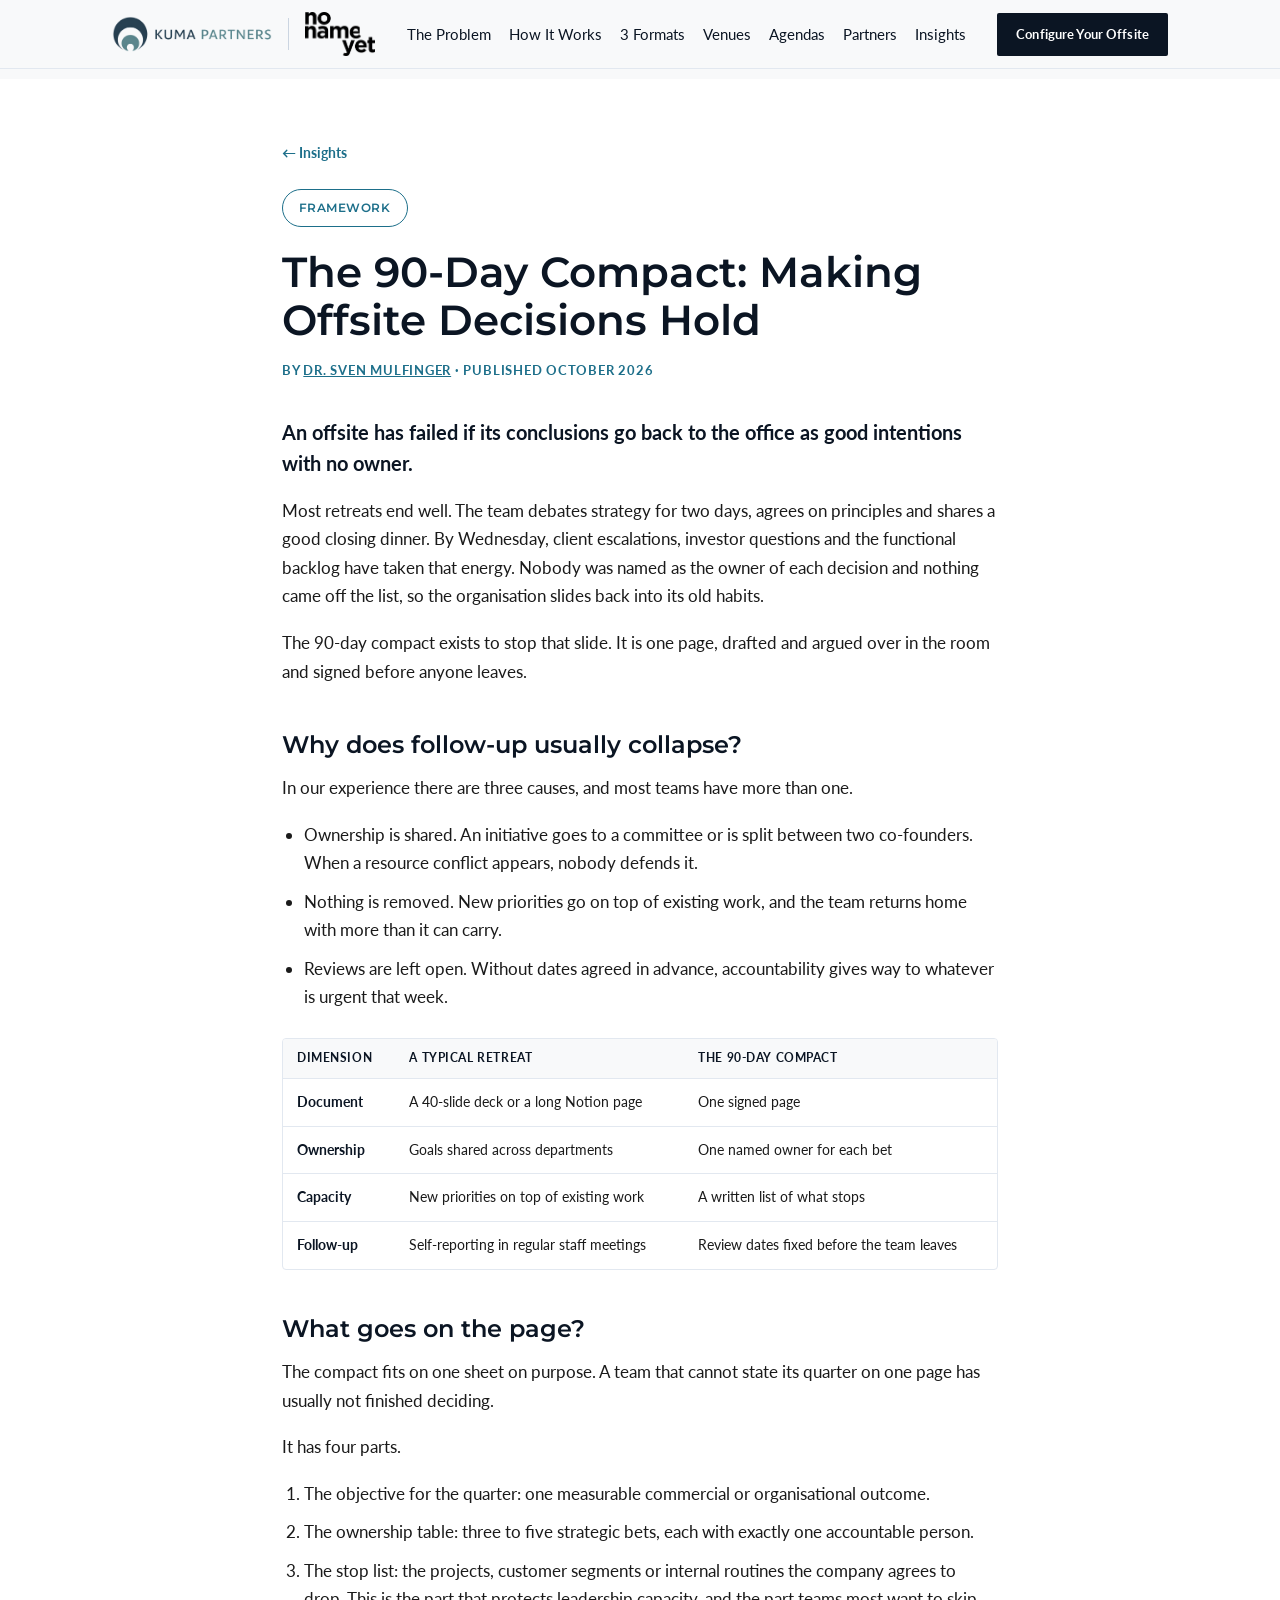
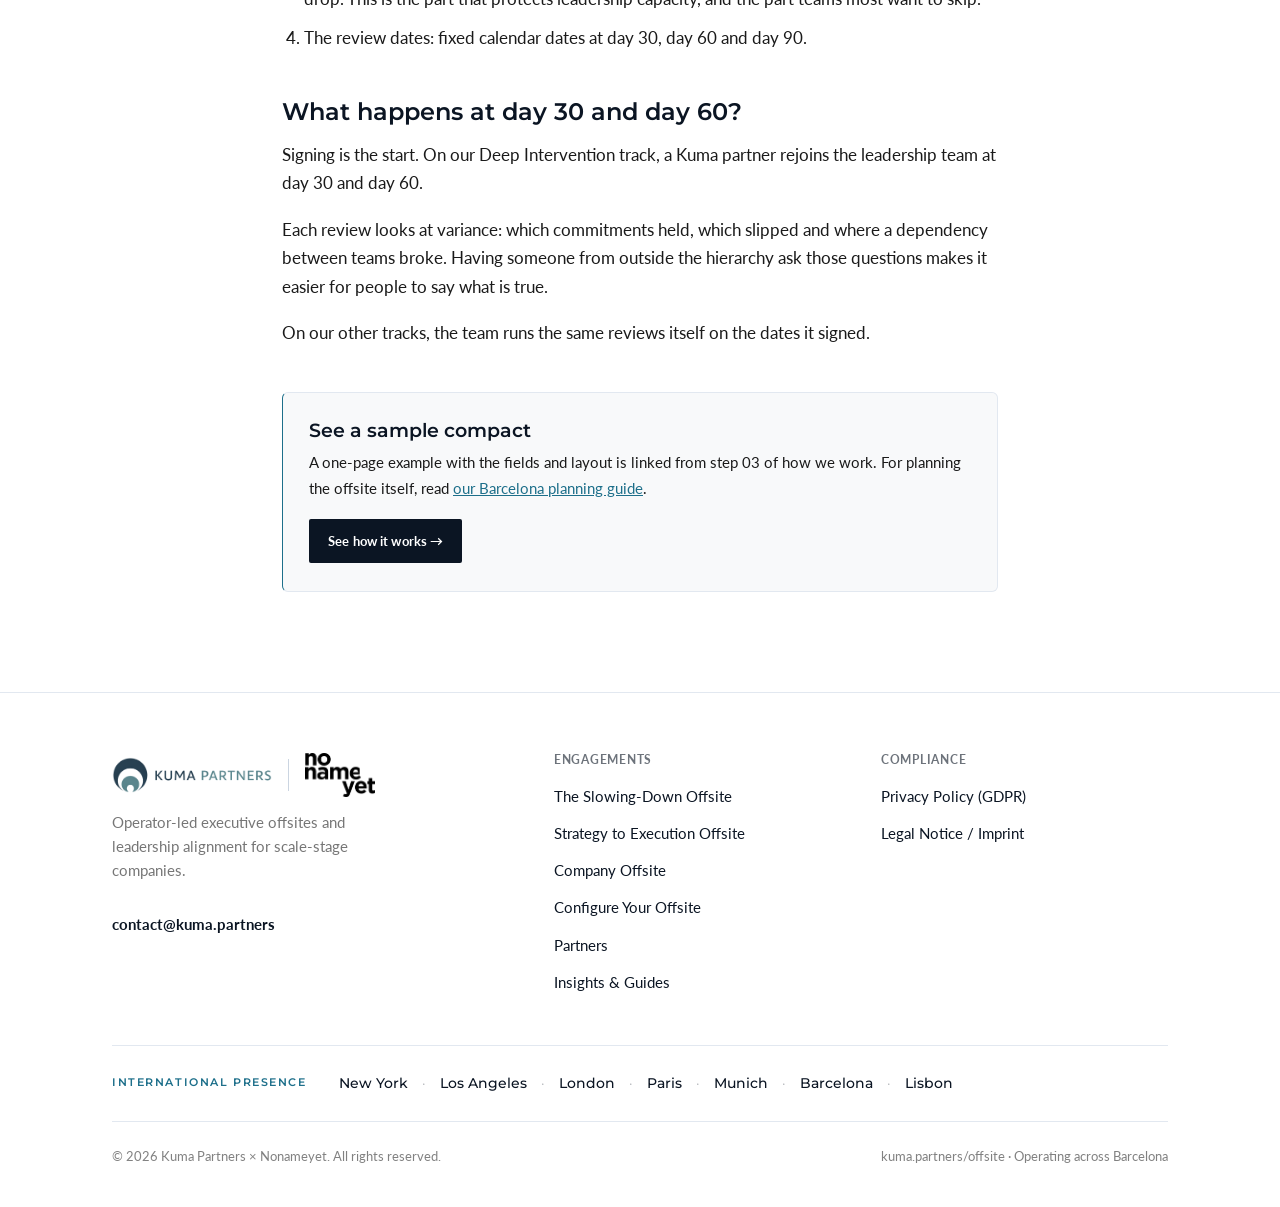
<file: insights/90-day-execution-compact.html>
<!DOCTYPE html>
<html lang="en">
<head>
<meta charset="UTF-8">
<meta name="viewport" content="width=device-width, initial-scale=1.0">
<title>The 90-Day Compact: Making Offsite Decisions Hold | Kuma Partners</title>
<meta name="description" content="How leadership teams stop offsite decisions fading once they are back at work: one page, one owner per bet, a written stop list and review dates fixed in advance.">
<link rel="canonical" href="https://www.kuma.partners/offsite/insights/90-day-execution-compact.html">
<meta name="robots" content="index, follow">

<meta property="og:type" content="article">
<meta property="og:url" content="https://www.kuma.partners/offsite/insights/90-day-execution-compact.html">
<meta property="og:title" content="The 90-Day Compact: Making Offsite Decisions Hold | Kuma Partners">
<meta property="og:description" content="How leadership teams stop offsite decisions fading once they are back at work: one page, one owner per bet, a written stop list and review dates fixed in advance.">
<meta property="og:image" content="https://www.kuma.partners/offsite/assets/environments/masia-barcelona.jpeg">
<meta name="twitter:card" content="summary_large_image">

<link rel="icon" href="../assets/logo-icon.png">
<link rel="stylesheet" href="../styles.css">
<link rel="stylesheet" href="../configurator.css">

<script type="application/ld+json">
{
  "@context": "https://schema.org",
  "@type": "Article",
  "@id": "https://www.kuma.partners/offsite/insights/90-day-execution-compact.html#article",
  "mainEntityOfPage": "https://www.kuma.partners/offsite/insights/90-day-execution-compact.html",
  "headline": "The 90-Day Compact: Making Offsite Decisions Hold",
  "description": "How leadership teams stop offsite decisions fading once they are back at work: one page, one owner per bet, a written stop list and review dates fixed in advance.",
  "image": "https://www.kuma.partners/offsite/assets/environments/masia-barcelona.jpeg",
  "datePublished": "2026-10-08",
  "dateModified": "2026-10-08",
  "inLanguage": "en",
  "author": {
    "@type": "Person",
    "@id": "https://www.kuma.partners/offsite/partners.html#sven-mulfinger",
    "name": "Dr. Sven Mulfinger",
    "jobTitle": "Managing Partner",
    "url": "https://www.kuma.partners/offsite/partners.html",
    "worksFor": {
      "@id": "https://www.kuma.partners/#organization"
    }
  },
  "publisher": {
    "@type": "Organization",
    "@id": "https://www.kuma.partners/#organization",
    "name": "Kuma Partners",
    "url": "https://www.kuma.partners",
    "sameAs": [
      "https://www.linkedin.com/company/92525300/"
    ]
  }
}
</script>
</head>
<body>

<header class="site">
  <nav class="wrap nav">
    <a href="../" class="logo-jv" aria-label="Kuma Partners × Nonameyet">
      <div class="logo-lockup-track">
        <img src="../assets/logo-lockup.png" alt="Kuma Partners" class="logo-kuma">
        <span class="logo-divider" aria-hidden="true"></span>
        <img src="../assets/logo-nonameyet.png" alt="Nonameyet" class="logo-nonameyet" width="577" height="360">
      </div>
    </a>
    <ul class="nav-links">
      <li><a href="../#problem">The Problem</a></li>
      <li><a href="../#process">How It Works</a></li>
      <li><a href="../#formats">3 Formats</a></li>
      <li><a href="../#dossier">Venues</a></li>
      <li><a href="../#cadence">Agendas</a></li>
      <li><a href="../partners.html">Partners</a></li>
      <li><a href="../insights/">Insights</a></li>
      <li class="nav-mobile-only">
        <a href="../#configurator" class="btn btn-primary btn-sm">Configure Your Offsite</a>
      </li>
    </ul>
    <div class="nav-cta">
      <a href="../#configurator" class="btn btn-primary btn-sm">Configure Your Offsite</a>
    </div>
    <button type="button" class="nav-toggle" aria-label="Toggle navigation menu" aria-expanded="false">
      <svg class="icon-menu" viewBox="0 0 24 24" fill="none" stroke="currentColor" stroke-width="2" stroke-linecap="round" stroke-linejoin="round" aria-hidden="true"><path d="M4 6h16M4 12h16M4 18h16"></path></svg>
      <svg class="icon-close" viewBox="0 0 24 24" fill="none" stroke="currentColor" stroke-width="2" stroke-linecap="round" stroke-linejoin="round" aria-hidden="true" hidden><path d="M6 6l12 12M18 6L6 18"></path></svg>
    </button>
  </nav>
</header>

<main>
  <article class="article">
    <div class="wrap article-wrap">

      <a href="../insights/" class="article-back">&larr; Insights</a>
      <span class="badge-pill">FRAMEWORK</span>
      <h1>The 90-Day Compact: Making Offsite Decisions Hold</h1>
      <p class="article-byline">By <a href="../partners.html">Dr. Sven Mulfinger</a> &middot; Published October 2026</p>

      <div class="article-body">

        <p class="article-lead">An offsite has failed if its conclusions go back to the office as good intentions with no owner.</p>

        <p>Most retreats end well. The team debates strategy for two days, agrees on principles and shares a good closing dinner. By Wednesday, client escalations, investor questions and the functional backlog have taken that energy. Nobody was named as the owner of each decision and nothing came off the list, so the organisation slides back into its old habits.</p>

        <p>The 90-day compact exists to stop that slide. It is one page, drafted and argued over in the room and signed before anyone leaves.</p>

        <h2>Why does follow-up usually collapse?</h2>
        <p>In our experience there are three causes, and most teams have more than one.</p>
        <ul>
          <li>Ownership is shared. An initiative goes to a committee or is split between two co-founders. When a resource conflict appears, nobody defends it.</li>
          <li>Nothing is removed. New priorities go on top of existing work, and the team returns home with more than it can carry.</li>
          <li>Reviews are left open. Without dates agreed in advance, accountability gives way to whatever is urgent that week.</li>
        </ul>

        <div class="article-table-wrap">
          <table class="article-table">
            <thead>
              <tr>
                <th scope="col">Dimension</th>
                <th scope="col">A typical retreat</th>
                <th scope="col">The 90-day compact</th>
              </tr>
            </thead>
            <tbody>
              <tr>
                <th scope="row">Document</th>
                <td>A 40-slide deck or a long Notion page</td>
                <td>One signed page</td>
              </tr>
              <tr>
                <th scope="row">Ownership</th>
                <td>Goals shared across departments</td>
                <td>One named owner for each bet</td>
              </tr>
              <tr>
                <th scope="row">Capacity</th>
                <td>New priorities on top of existing work</td>
                <td>A written list of what stops</td>
              </tr>
              <tr>
                <th scope="row">Follow-up</th>
                <td>Self-reporting in regular staff meetings</td>
                <td>Review dates fixed before the team leaves</td>
              </tr>
            </tbody>
          </table>
        </div>

        <h2>What goes on the page?</h2>
        <p>The compact fits on one sheet on purpose. A team that cannot state its quarter on one page has usually not finished deciding.</p>
        <p>It has four parts.</p>
        <ol>
          <li>The objective for the quarter: one measurable commercial or organisational outcome.</li>
          <li>The ownership table: three to five strategic bets, each with exactly one accountable person.</li>
          <li>The stop list: the projects, customer segments or internal routines the company agrees to drop. This is the part that protects leadership capacity, and the part teams most want to skip.</li>
          <li>The review dates: fixed calendar dates at day 30, day 60 and day 90.</li>
        </ol>

        <h2>What happens at day 30 and day 60?</h2>
        <p>Signing is the start. On our Deep Intervention track, a Kuma partner rejoins the leadership team at day 30 and day 60.</p>
        <p>Each review looks at variance: which commitments held, which slipped and where a dependency between teams broke. Having someone from outside the hierarchy ask those questions makes it easier for people to say what is true.</p>
        <p>On our other tracks, the team runs the same reviews itself on the dates it signed.</p>

        <div class="article-cta">
          <h3>See a sample compact</h3>
          <p>A one-page example with the fields and layout is linked from step 03 of how we work. For planning the offsite itself, read <a href="../insights/barcelona-executive-offsite-guide.html">our Barcelona planning guide</a>.</p>
          <a href="../#process" class="btn btn-primary btn-sm">See how it works &rarr;</a>
        </div>

      </div>
    </div>
  </article>
</main>

<footer class="site">
  <div class="wrap">
    <div class="footer-grid">
      <div>
        <a href="../" class="logo-jv footer-logo" style="margin-bottom:14px;">
          <div class="logo-lockup-track">
            <img src="../assets/logo-lockup.png" alt="Kuma Partners" class="logo-kuma">
            <span class="logo-divider" aria-hidden="true"></span>
            <img src="../assets/logo-nonameyet.png" alt="Nonameyet" class="logo-nonameyet" width="577" height="360">
          </div>
        </a>
        <p style="font-size:.92rem; color:rgba(26,26,26,.6); max-width:280px;">Operator-led executive offsites and leadership alignment for scale-stage companies.</p>
        <a href="mailto:contact@kuma.partners" class="footer-email">contact@kuma.partners</a>
      </div>
      <div>
        <h4>Engagements</h4>
        <ul>
          <li><a href="../#formats">The Slowing-Down Offsite</a></li>
          <li><a href="../#formats">Strategy to Execution Offsite</a></li>
          <li><a href="../#formats">Company Offsite</a></li>
          <li><a href="../#configurator">Configure Your Offsite</a></li>
          <li><a href="../partners.html">Partners</a></li>
          <li><a href="../insights/">Insights &amp; Guides</a></li>
        </ul>
      </div>
      <div>
        <h4>Compliance</h4>
        <ul>
          <li><a href="https://kuma.partners/privacy.html">Privacy Policy (GDPR)</a></li>
          <li><a href="https://kuma.partners/legal.html">Legal Notice / Imprint</a></li>
        </ul>
      </div>
    </div>

    <div class="footer-hubs">
      <span class="footer-hubs-label">International Presence</span>
      <div class="footer-hubs-cities">
        <span>New York</span><span>Los Angeles</span><span>London</span><span>Paris</span><span>Munich</span><span>Barcelona</span><span>Lisbon</span>
      </div>
    </div>

    <div class="footer-bottom">
      <span>&copy; 2026 Kuma Partners &times; Nonameyet. All rights reserved.</span>
      <span>kuma.partners/offsite &middot; Operating across Barcelona</span>
    </div>
  </div>
</footer>

<script src="../app.js"></script>
</body>
</html>
</file>
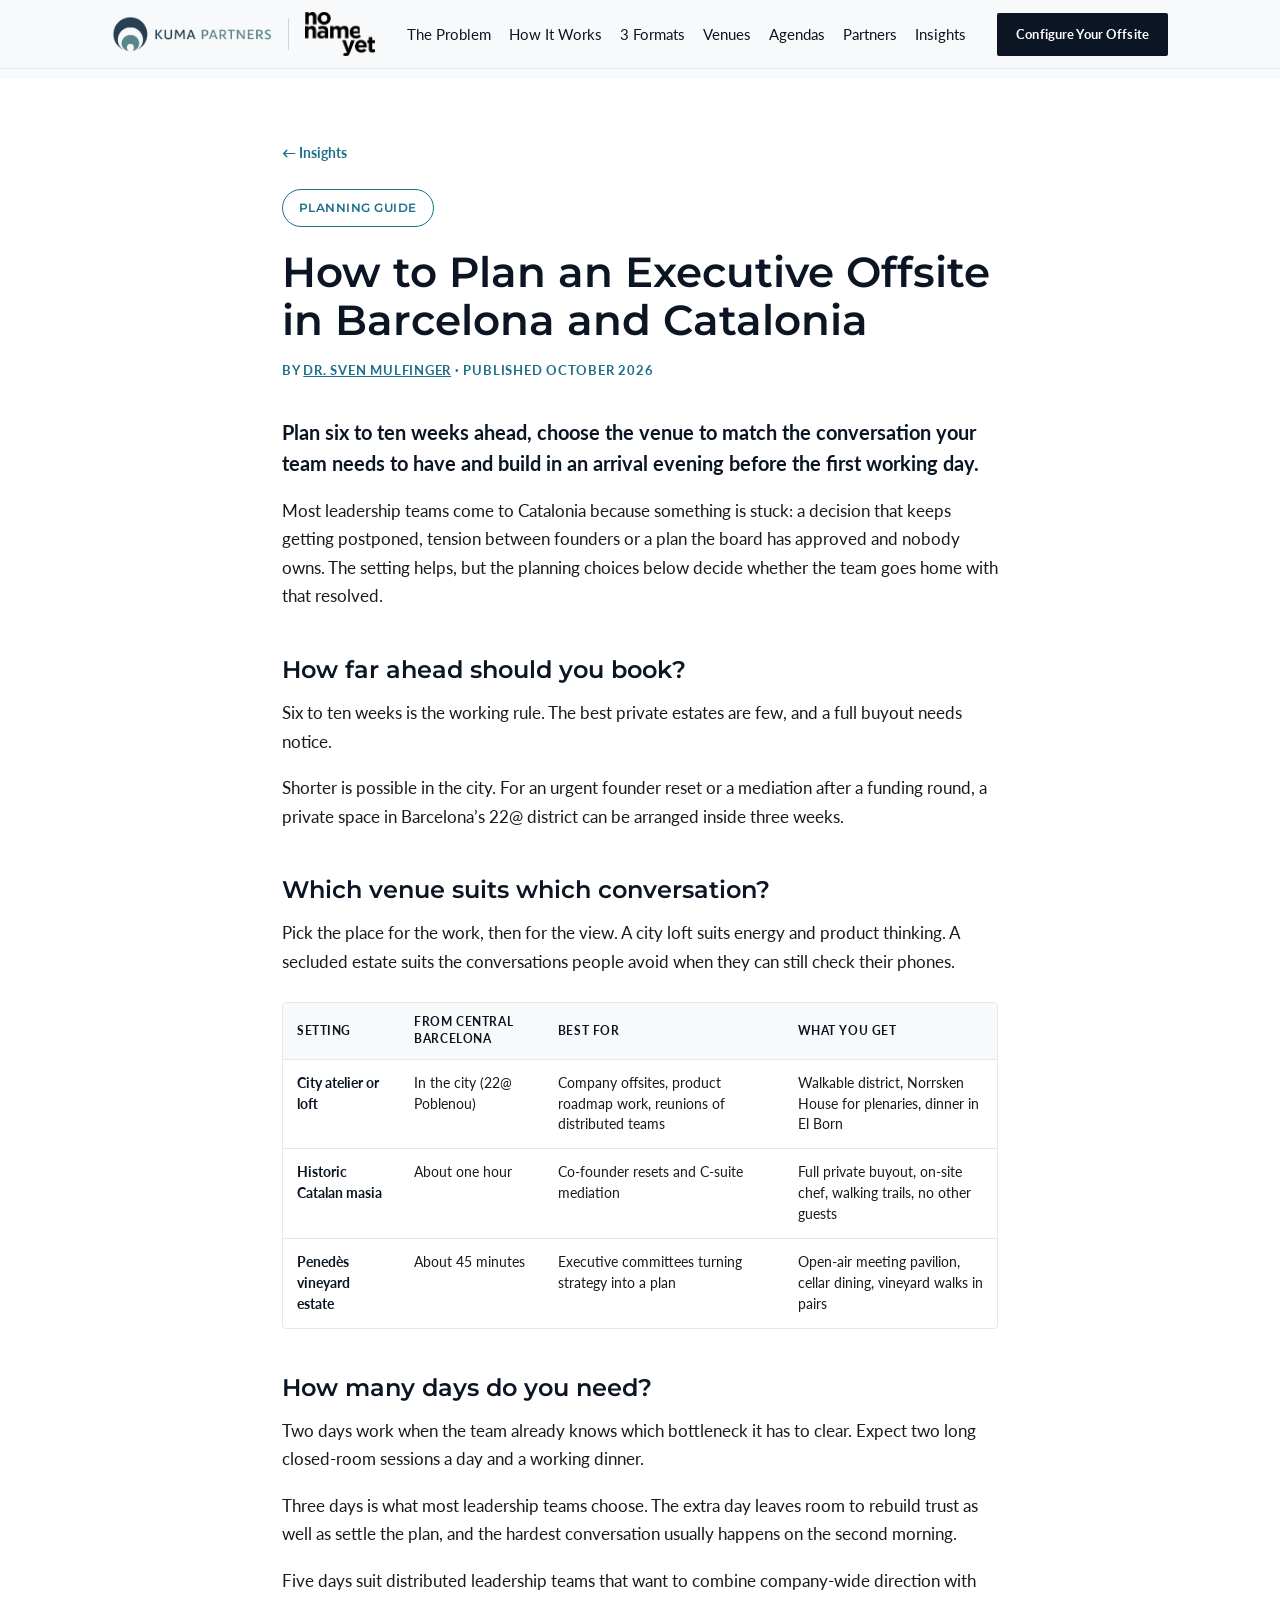
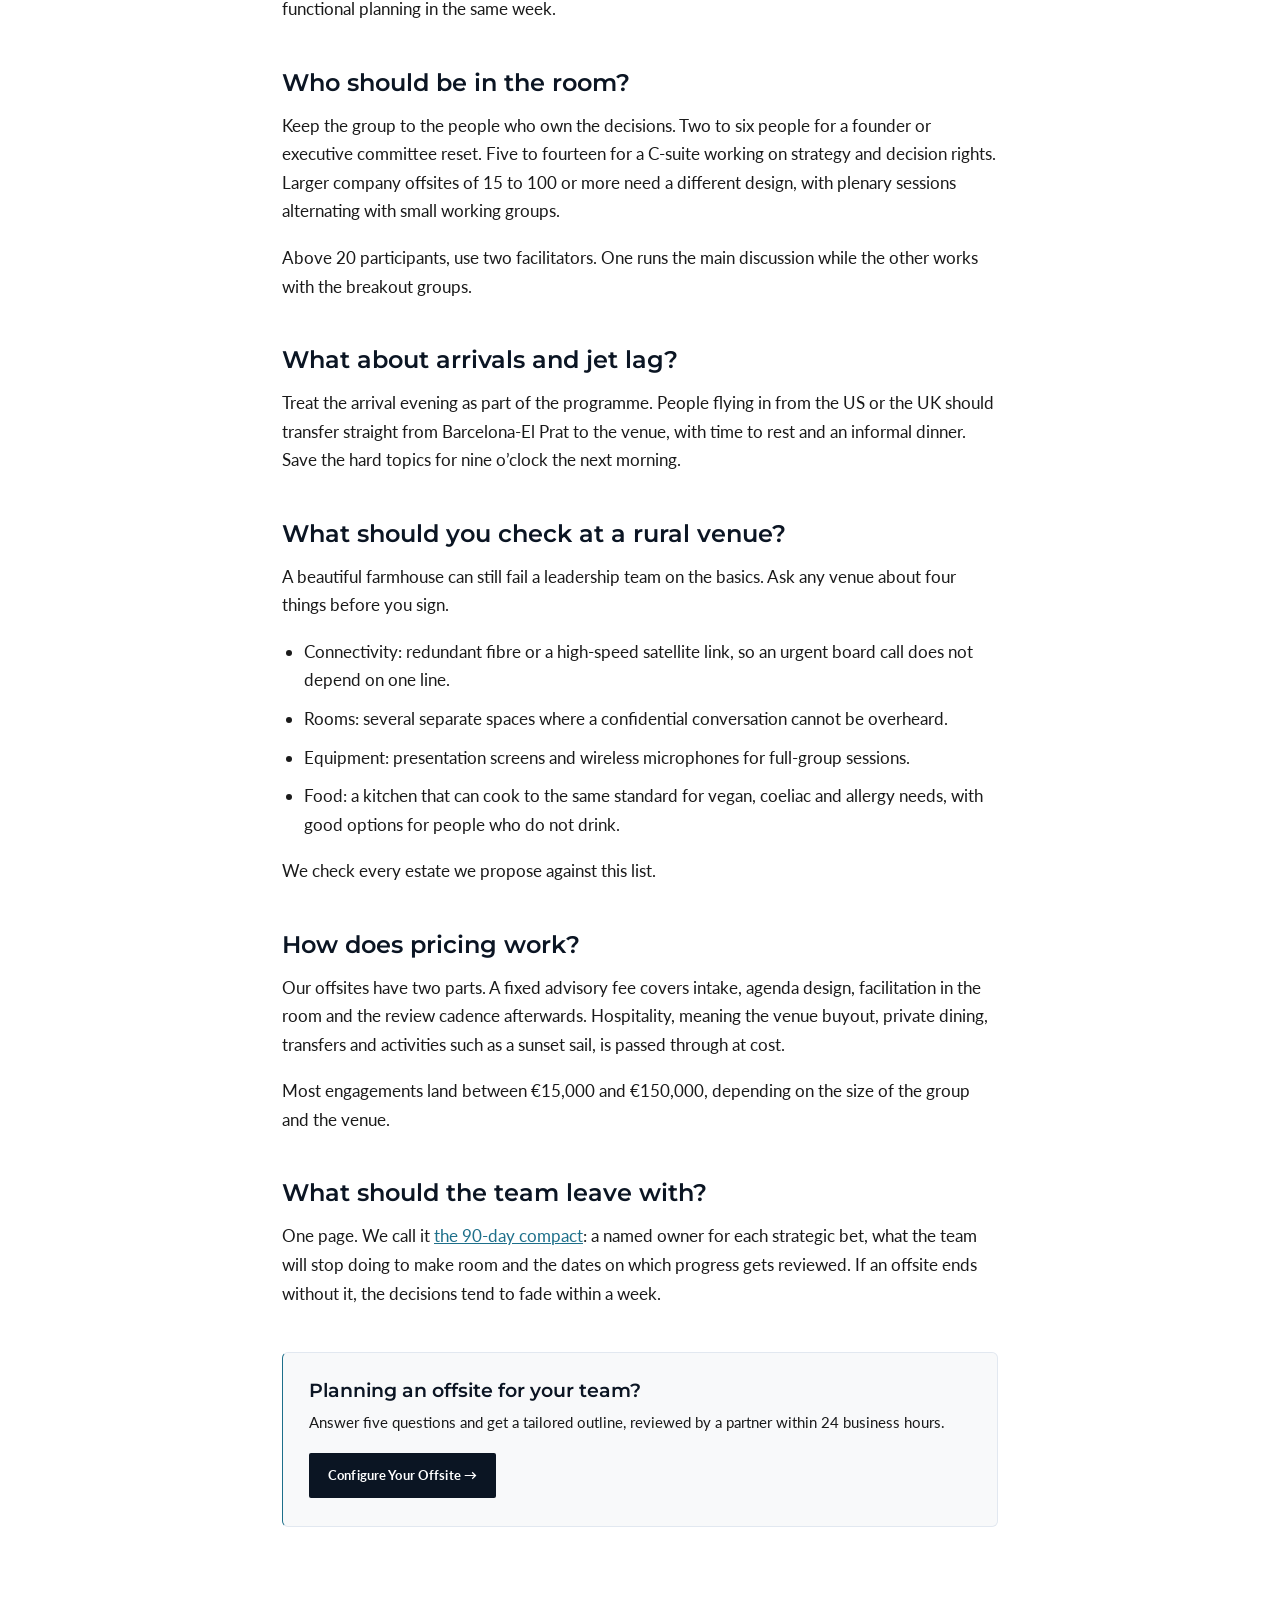
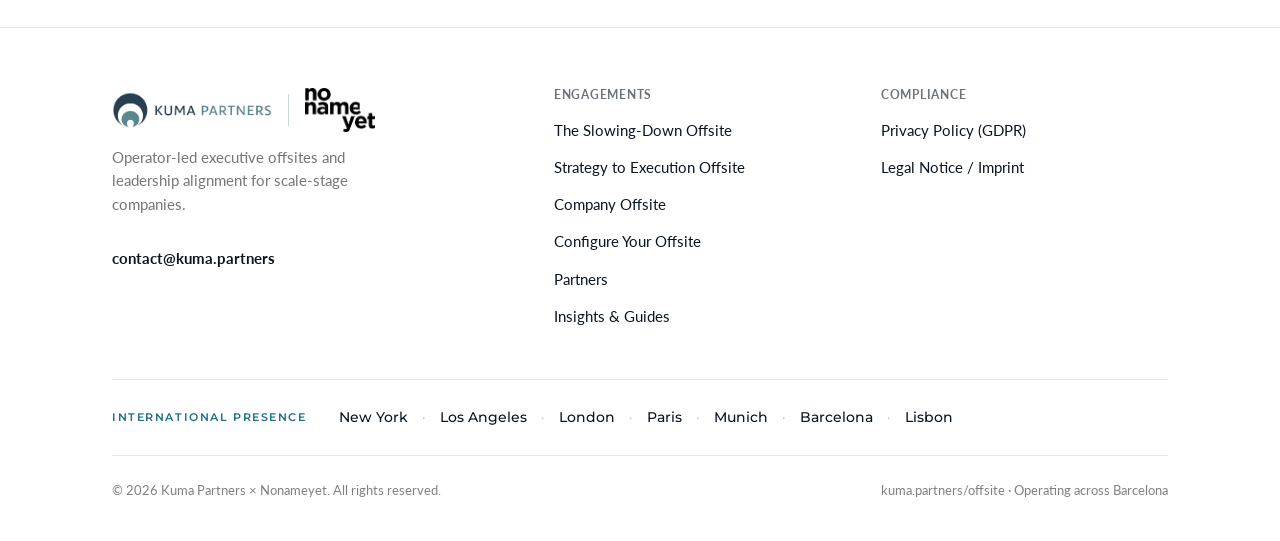
<file: insights/barcelona-executive-offsite-guide.html>
<!DOCTYPE html>
<html lang="en">
<head>
<meta charset="UTF-8">
<meta name="viewport" content="width=device-width, initial-scale=1.0">
<title>How to Plan an Executive Offsite in Barcelona and Catalonia | Kuma Partners</title>
<meta name="description" content="A practical guide to planning a leadership offsite near Barcelona: lead times, which venue suits which conversation, how many days, connectivity at rural estates and how pricing works.">
<link rel="canonical" href="https://www.kuma.partners/offsite/insights/barcelona-executive-offsite-guide.html">
<meta name="robots" content="index, follow">

<meta property="og:type" content="article">
<meta property="og:url" content="https://www.kuma.partners/offsite/insights/barcelona-executive-offsite-guide.html">
<meta property="og:title" content="How to Plan an Executive Offsite in Barcelona and Catalonia | Kuma Partners">
<meta property="og:description" content="A practical guide to planning a leadership offsite near Barcelona: lead times, which venue suits which conversation, how many days, connectivity at rural estates and how pricing works.">
<meta property="og:image" content="https://www.kuma.partners/offsite/assets/environments/masia-barcelona.jpeg">
<meta name="twitter:card" content="summary_large_image">

<link rel="icon" href="../assets/logo-icon.png">
<link rel="stylesheet" href="../styles.css">
<link rel="stylesheet" href="../configurator.css">

<script type="application/ld+json">
{
  "@context": "https://schema.org",
  "@type": "Article",
  "@id": "https://www.kuma.partners/offsite/insights/barcelona-executive-offsite-guide.html#article",
  "mainEntityOfPage": "https://www.kuma.partners/offsite/insights/barcelona-executive-offsite-guide.html",
  "headline": "How to Plan an Executive Offsite in Barcelona and Catalonia",
  "description": "A practical guide to planning a leadership offsite near Barcelona: lead times, which venue suits which conversation, how many days, connectivity at rural estates and how pricing works.",
  "image": "https://www.kuma.partners/offsite/assets/environments/masia-barcelona.jpeg",
  "datePublished": "2026-10-08",
  "dateModified": "2026-10-08",
  "inLanguage": "en",
  "author": {
    "@type": "Person",
    "@id": "https://www.kuma.partners/offsite/partners.html#sven-mulfinger",
    "name": "Dr. Sven Mulfinger",
    "jobTitle": "Managing Partner",
    "url": "https://www.kuma.partners/offsite/partners.html",
    "worksFor": {
      "@id": "https://www.kuma.partners/#organization"
    }
  },
  "publisher": {
    "@type": "Organization",
    "@id": "https://www.kuma.partners/#organization",
    "name": "Kuma Partners",
    "url": "https://www.kuma.partners",
    "sameAs": [
      "https://www.linkedin.com/company/92525300/"
    ]
  }
}
</script>
</head>
<body>

<header class="site">
  <nav class="wrap nav">
    <a href="../" class="logo-jv" aria-label="Kuma Partners × Nonameyet">
      <div class="logo-lockup-track">
        <img src="../assets/logo-lockup.png" alt="Kuma Partners" class="logo-kuma">
        <span class="logo-divider" aria-hidden="true"></span>
        <img src="../assets/logo-nonameyet.png" alt="Nonameyet" class="logo-nonameyet" width="577" height="360">
      </div>
    </a>
    <ul class="nav-links">
      <li><a href="../#problem">The Problem</a></li>
      <li><a href="../#process">How It Works</a></li>
      <li><a href="../#formats">3 Formats</a></li>
      <li><a href="../#dossier">Venues</a></li>
      <li><a href="../#cadence">Agendas</a></li>
      <li><a href="../partners.html">Partners</a></li>
      <li><a href="../insights/">Insights</a></li>
      <li class="nav-mobile-only">
        <a href="../#configurator" class="btn btn-primary btn-sm">Configure Your Offsite</a>
      </li>
    </ul>
    <div class="nav-cta">
      <a href="../#configurator" class="btn btn-primary btn-sm">Configure Your Offsite</a>
    </div>
    <button type="button" class="nav-toggle" aria-label="Toggle navigation menu" aria-expanded="false">
      <svg class="icon-menu" viewBox="0 0 24 24" fill="none" stroke="currentColor" stroke-width="2" stroke-linecap="round" stroke-linejoin="round" aria-hidden="true"><path d="M4 6h16M4 12h16M4 18h16"></path></svg>
      <svg class="icon-close" viewBox="0 0 24 24" fill="none" stroke="currentColor" stroke-width="2" stroke-linecap="round" stroke-linejoin="round" aria-hidden="true" hidden><path d="M6 6l12 12M18 6L6 18"></path></svg>
    </button>
  </nav>
</header>

<main>
  <article class="article">
    <div class="wrap article-wrap">

      <a href="../insights/" class="article-back">&larr; Insights</a>
      <span class="badge-pill">PLANNING GUIDE</span>
      <h1>How to Plan an Executive Offsite in Barcelona and Catalonia</h1>
      <p class="article-byline">By <a href="../partners.html">Dr. Sven Mulfinger</a> &middot; Published October 2026</p>

      <div class="article-body">

        <p class="article-lead">Plan six to ten weeks ahead, choose the venue to match the conversation your team needs to have and build in an arrival evening before the first working day.</p>

        <p>Most leadership teams come to Catalonia because something is stuck: a decision that keeps getting postponed, tension between founders or a plan the board has approved and nobody owns. The setting helps, but the planning choices below decide whether the team goes home with that resolved.</p>

        <h2>How far ahead should you book?</h2>
        <p>Six to ten weeks is the working rule. The best private estates are few, and a full buyout needs notice.</p>
        <p>Shorter is possible in the city. For an urgent founder reset or a mediation after a funding round, a private space in Barcelona&rsquo;s 22@ district can be arranged inside three weeks.</p>

        <h2>Which venue suits which conversation?</h2>
        <p>Pick the place for the work, then for the view. A city loft suits energy and product thinking. A secluded estate suits the conversations people avoid when they can still check their phones.</p>

        <div class="article-table-wrap">
          <table class="article-table">
            <thead>
              <tr>
                <th scope="col">Setting</th>
                <th scope="col">From central Barcelona</th>
                <th scope="col">Best for</th>
                <th scope="col">What you get</th>
              </tr>
            </thead>
            <tbody>
              <tr>
                <th scope="row">City atelier or loft</th>
                <td>In the city (22@ Poblenou)</td>
                <td>Company offsites, product roadmap work, reunions of distributed teams</td>
                <td>Walkable district, Norrsken House for plenaries, dinner in El Born</td>
              </tr>
              <tr>
                <th scope="row">Historic Catalan masia</th>
                <td>About one hour</td>
                <td>Co-founder resets and C-suite mediation</td>
                <td>Full private buyout, on-site chef, walking trails, no other guests</td>
              </tr>
              <tr>
                <th scope="row">Pened&egrave;s vineyard estate</th>
                <td>About 45 minutes</td>
                <td>Executive committees turning strategy into a plan</td>
                <td>Open-air meeting pavilion, cellar dining, vineyard walks in pairs</td>
              </tr>
            </tbody>
          </table>
        </div>

        <h2>How many days do you need?</h2>
        <p>Two days work when the team already knows which bottleneck it has to clear. Expect two long closed-room sessions a day and a working dinner.</p>
        <p>Three days is what most leadership teams choose. The extra day leaves room to rebuild trust as well as settle the plan, and the hardest conversation usually happens on the second morning.</p>
        <p>Five days suit distributed leadership teams that want to combine company-wide direction with functional planning in the same week.</p>

        <h2>Who should be in the room?</h2>
        <p>Keep the group to the people who own the decisions. Two to six people for a founder or executive committee reset. Five to fourteen for a C-suite working on strategy and decision rights. Larger company offsites of 15 to 100 or more need a different design, with plenary sessions alternating with small working groups.</p>
        <p>Above 20 participants, use two facilitators. One runs the main discussion while the other works with the breakout groups.</p>

        <h2>What about arrivals and jet lag?</h2>
        <p>Treat the arrival evening as part of the programme. People flying in from the US or the UK should transfer straight from Barcelona-El Prat to the venue, with time to rest and an informal dinner. Save the hard topics for nine o&rsquo;clock the next morning.</p>

        <h2>What should you check at a rural venue?</h2>
        <p>A beautiful farmhouse can still fail a leadership team on the basics. Ask any venue about four things before you sign.</p>
        <ul>
          <li>Connectivity: redundant fibre or a high-speed satellite link, so an urgent board call does not depend on one line.</li>
          <li>Rooms: several separate spaces where a confidential conversation cannot be overheard.</li>
          <li>Equipment: presentation screens and wireless microphones for full-group sessions.</li>
          <li>Food: a kitchen that can cook to the same standard for vegan, coeliac and allergy needs, with good options for people who do not drink.</li>
        </ul>
        <p>We check every estate we propose against this list.</p>

        <h2>How does pricing work?</h2>
        <p>Our offsites have two parts. A fixed advisory fee covers intake, agenda design, facilitation in the room and the review cadence afterwards. Hospitality, meaning the venue buyout, private dining, transfers and activities such as a sunset sail, is passed through at cost.</p>
        <p>Most engagements land between &euro;15,000 and &euro;150,000, depending on the size of the group and the venue.</p>

        <h2>What should the team leave with?</h2>
        <p>One page. We call it <a href="../insights/90-day-execution-compact.html">the 90-day compact</a>: a named owner for each strategic bet, what the team will stop doing to make room and the dates on which progress gets reviewed. If an offsite ends without it, the decisions tend to fade within a week.</p>

        <div class="article-cta">
          <h3>Planning an offsite for your team?</h3>
          <p>Answer five questions and get a tailored outline, reviewed by a partner within 24 business hours.</p>
          <a href="../#configurator" class="btn btn-primary btn-sm">Configure Your Offsite &rarr;</a>
        </div>

      </div>
    </div>
  </article>
</main>

<footer class="site">
  <div class="wrap">
    <div class="footer-grid">
      <div>
        <a href="../" class="logo-jv footer-logo" style="margin-bottom:14px;">
          <div class="logo-lockup-track">
            <img src="../assets/logo-lockup.png" alt="Kuma Partners" class="logo-kuma">
            <span class="logo-divider" aria-hidden="true"></span>
            <img src="../assets/logo-nonameyet.png" alt="Nonameyet" class="logo-nonameyet" width="577" height="360">
          </div>
        </a>
        <p style="font-size:.92rem; color:rgba(26,26,26,.6); max-width:280px;">Operator-led executive offsites and leadership alignment for scale-stage companies.</p>
        <a href="mailto:contact@kuma.partners" class="footer-email">contact@kuma.partners</a>
      </div>
      <div>
        <h4>Engagements</h4>
        <ul>
          <li><a href="../#formats">The Slowing-Down Offsite</a></li>
          <li><a href="../#formats">Strategy to Execution Offsite</a></li>
          <li><a href="../#formats">Company Offsite</a></li>
          <li><a href="../#configurator">Configure Your Offsite</a></li>
          <li><a href="../partners.html">Partners</a></li>
          <li><a href="../insights/">Insights &amp; Guides</a></li>
        </ul>
      </div>
      <div>
        <h4>Compliance</h4>
        <ul>
          <li><a href="https://kuma.partners/privacy.html">Privacy Policy (GDPR)</a></li>
          <li><a href="https://kuma.partners/legal.html">Legal Notice / Imprint</a></li>
        </ul>
      </div>
    </div>

    <div class="footer-hubs">
      <span class="footer-hubs-label">International Presence</span>
      <div class="footer-hubs-cities">
        <span>New York</span><span>Los Angeles</span><span>London</span><span>Paris</span><span>Munich</span><span>Barcelona</span><span>Lisbon</span>
      </div>
    </div>

    <div class="footer-bottom">
      <span>&copy; 2026 Kuma Partners &times; Nonameyet. All rights reserved.</span>
      <span>kuma.partners/offsite &middot; Operating across Barcelona</span>
    </div>
  </div>
</footer>

<script src="../app.js"></script>
</body>
</html>
</file>
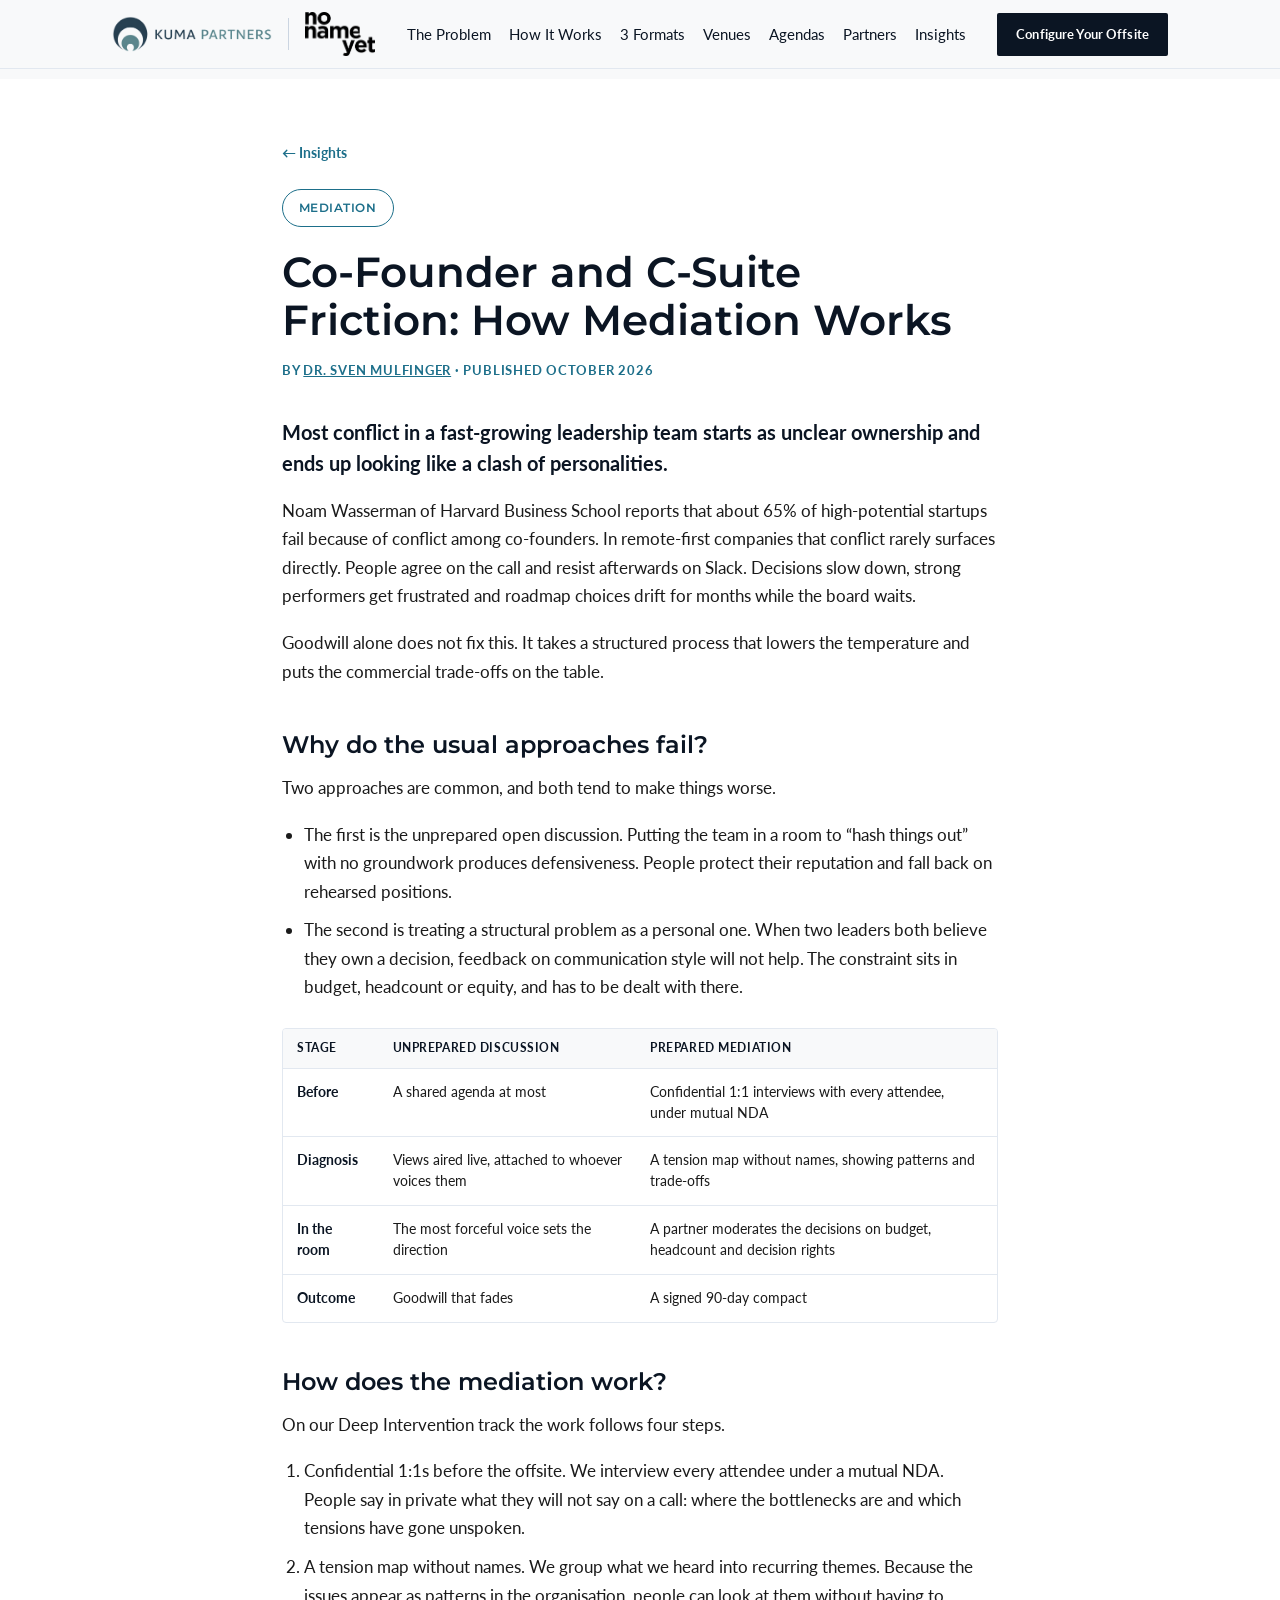
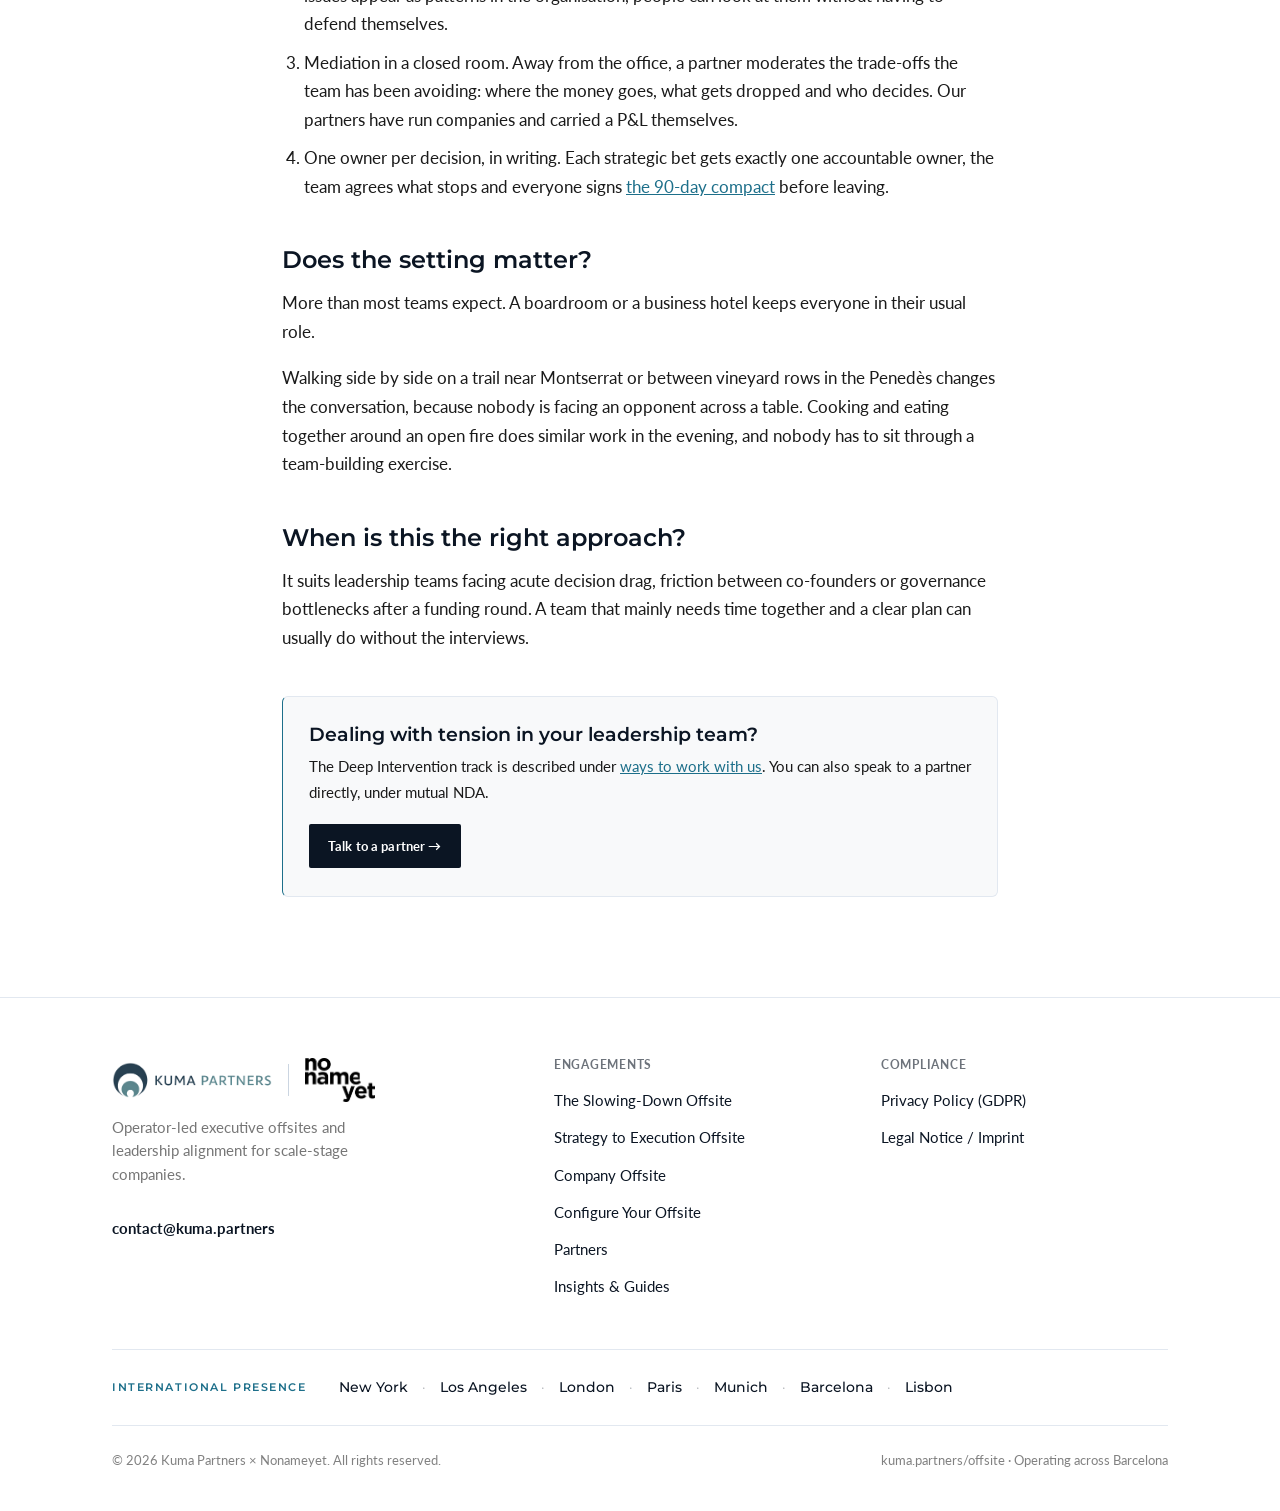
<file: insights/c-suite-friction-mediation.html>
<!DOCTYPE html>
<html lang="en">
<head>
<meta charset="UTF-8">
<meta name="viewport" content="width=device-width, initial-scale=1.0">
<title>Co-Founder and C-Suite Friction: How Mediation Works | Kuma Partners</title>
<meta name="description" content="How conflict in a leadership team gets resolved: confidential 1:1 interviews, a tension map without names, closed-room mediation and one owner per decision.">
<link rel="canonical" href="https://www.kuma.partners/offsite/insights/c-suite-friction-mediation.html">
<meta name="robots" content="index, follow">

<meta property="og:type" content="article">
<meta property="og:url" content="https://www.kuma.partners/offsite/insights/c-suite-friction-mediation.html">
<meta property="og:title" content="Co-Founder and C-Suite Friction: How Mediation Works | Kuma Partners">
<meta property="og:description" content="How conflict in a leadership team gets resolved: confidential 1:1 interviews, a tension map without names, closed-room mediation and one owner per decision.">
<meta property="og:image" content="https://www.kuma.partners/offsite/assets/environments/masia-barcelona.jpeg">
<meta name="twitter:card" content="summary_large_image">

<link rel="icon" href="../assets/logo-icon.png">
<link rel="stylesheet" href="../styles.css">
<link rel="stylesheet" href="../configurator.css">

<script type="application/ld+json">
{
  "@context": "https://schema.org",
  "@type": "Article",
  "@id": "https://www.kuma.partners/offsite/insights/c-suite-friction-mediation.html#article",
  "mainEntityOfPage": "https://www.kuma.partners/offsite/insights/c-suite-friction-mediation.html",
  "headline": "Co-Founder and C-Suite Friction: How Mediation Works",
  "description": "How conflict in a leadership team gets resolved: confidential 1:1 interviews, a tension map without names, closed-room mediation and one owner per decision.",
  "image": "https://www.kuma.partners/offsite/assets/environments/masia-barcelona.jpeg",
  "datePublished": "2026-10-08",
  "dateModified": "2026-10-08",
  "inLanguage": "en",
  "author": {
    "@type": "Person",
    "@id": "https://www.kuma.partners/offsite/partners.html#sven-mulfinger",
    "name": "Dr. Sven Mulfinger",
    "jobTitle": "Managing Partner",
    "url": "https://www.kuma.partners/offsite/partners.html",
    "worksFor": {
      "@id": "https://www.kuma.partners/#organization"
    }
  },
  "publisher": {
    "@type": "Organization",
    "@id": "https://www.kuma.partners/#organization",
    "name": "Kuma Partners",
    "url": "https://www.kuma.partners",
    "sameAs": [
      "https://www.linkedin.com/company/92525300/"
    ]
  }
}
</script>
</head>
<body>

<header class="site">
  <nav class="wrap nav">
    <a href="../" class="logo-jv" aria-label="Kuma Partners × Nonameyet">
      <div class="logo-lockup-track">
        <img src="../assets/logo-lockup.png" alt="Kuma Partners" class="logo-kuma">
        <span class="logo-divider" aria-hidden="true"></span>
        <img src="../assets/logo-nonameyet.png" alt="Nonameyet" class="logo-nonameyet" width="577" height="360">
      </div>
    </a>
    <ul class="nav-links">
      <li><a href="../#problem">The Problem</a></li>
      <li><a href="../#process">How It Works</a></li>
      <li><a href="../#formats">3 Formats</a></li>
      <li><a href="../#dossier">Venues</a></li>
      <li><a href="../#cadence">Agendas</a></li>
      <li><a href="../partners.html">Partners</a></li>
      <li><a href="../insights/">Insights</a></li>
      <li class="nav-mobile-only">
        <a href="../#configurator" class="btn btn-primary btn-sm">Configure Your Offsite</a>
      </li>
    </ul>
    <div class="nav-cta">
      <a href="../#configurator" class="btn btn-primary btn-sm">Configure Your Offsite</a>
    </div>
    <button type="button" class="nav-toggle" aria-label="Toggle navigation menu" aria-expanded="false">
      <svg class="icon-menu" viewBox="0 0 24 24" fill="none" stroke="currentColor" stroke-width="2" stroke-linecap="round" stroke-linejoin="round" aria-hidden="true"><path d="M4 6h16M4 12h16M4 18h16"></path></svg>
      <svg class="icon-close" viewBox="0 0 24 24" fill="none" stroke="currentColor" stroke-width="2" stroke-linecap="round" stroke-linejoin="round" aria-hidden="true" hidden><path d="M6 6l12 12M18 6L6 18"></path></svg>
    </button>
  </nav>
</header>

<main>
  <article class="article">
    <div class="wrap article-wrap">

      <a href="../insights/" class="article-back">&larr; Insights</a>
      <span class="badge-pill">MEDIATION</span>
      <h1>Co-Founder and C-Suite Friction: How Mediation Works</h1>
      <p class="article-byline">By <a href="../partners.html">Dr. Sven Mulfinger</a> &middot; Published October 2026</p>

      <div class="article-body">

        <p class="article-lead">Most conflict in a fast-growing leadership team starts as unclear ownership and ends up looking like a clash of personalities.</p>

        <p>Noam Wasserman of Harvard Business School reports that about 65% of high-potential startups fail because of conflict among co-founders. In remote-first companies that conflict rarely surfaces directly. People agree on the call and resist afterwards on Slack. Decisions slow down, strong performers get frustrated and roadmap choices drift for months while the board waits.</p>

        <p>Goodwill alone does not fix this. It takes a structured process that lowers the temperature and puts the commercial trade-offs on the table.</p>

        <h2>Why do the usual approaches fail?</h2>
        <p>Two approaches are common, and both tend to make things worse.</p>
        <ul>
          <li>The first is the unprepared open discussion. Putting the team in a room to &ldquo;hash things out&rdquo; with no groundwork produces defensiveness. People protect their reputation and fall back on rehearsed positions.</li>
          <li>The second is treating a structural problem as a personal one. When two leaders both believe they own a decision, feedback on communication style will not help. The constraint sits in budget, headcount or equity, and has to be dealt with there.</li>
        </ul>

        <div class="article-table-wrap">
          <table class="article-table">
            <thead>
              <tr>
                <th scope="col">Stage</th>
                <th scope="col">Unprepared discussion</th>
                <th scope="col">Prepared mediation</th>
              </tr>
            </thead>
            <tbody>
              <tr>
                <th scope="row">Before</th>
                <td>A shared agenda at most</td>
                <td>Confidential 1:1 interviews with every attendee, under mutual NDA</td>
              </tr>
              <tr>
                <th scope="row">Diagnosis</th>
                <td>Views aired live, attached to whoever voices them</td>
                <td>A tension map without names, showing patterns and trade-offs</td>
              </tr>
              <tr>
                <th scope="row">In the room</th>
                <td>The most forceful voice sets the direction</td>
                <td>A partner moderates the decisions on budget, headcount and decision rights</td>
              </tr>
              <tr>
                <th scope="row">Outcome</th>
                <td>Goodwill that fades</td>
                <td>A signed 90-day compact</td>
              </tr>
            </tbody>
          </table>
        </div>

        <h2>How does the mediation work?</h2>
        <p>On our Deep Intervention track the work follows four steps.</p>
        <ol>
          <li>Confidential 1:1s before the offsite. We interview every attendee under a mutual NDA. People say in private what they will not say on a call: where the bottlenecks are and which tensions have gone unspoken.</li>
          <li>A tension map without names. We group what we heard into recurring themes. Because the issues appear as patterns in the organisation, people can look at them without having to defend themselves.</li>
          <li>Mediation in a closed room. Away from the office, a partner moderates the trade-offs the team has been avoiding: where the money goes, what gets dropped and who decides. Our partners have run companies and carried a P&amp;L themselves.</li>
          <li>One owner per decision, in writing. Each strategic bet gets exactly one accountable owner, the team agrees what stops and everyone signs <a href="../insights/90-day-execution-compact.html">the 90-day compact</a> before leaving.</li>
        </ol>

        <h2>Does the setting matter?</h2>
        <p>More than most teams expect. A boardroom or a business hotel keeps everyone in their usual role.</p>
        <p>Walking side by side on a trail near Montserrat or between vineyard rows in the Pened&egrave;s changes the conversation, because nobody is facing an opponent across a table. Cooking and eating together around an open fire does similar work in the evening, and nobody has to sit through a team-building exercise.</p>

        <h2>When is this the right approach?</h2>
        <p>It suits leadership teams facing acute decision drag, friction between co-founders or governance bottlenecks after a funding round. A team that mainly needs time together and a clear plan can usually do without the interviews.</p>

        <div class="article-cta">
          <h3>Dealing with tension in your leadership team?</h3>
          <p>The Deep Intervention track is described under <a href="../#engagement-models">ways to work with us</a>. You can also speak to a partner directly, under mutual NDA.</p>
          <a href="../#contact" class="btn btn-primary btn-sm">Talk to a partner &rarr;</a>
        </div>

      </div>
    </div>
  </article>
</main>

<footer class="site">
  <div class="wrap">
    <div class="footer-grid">
      <div>
        <a href="../" class="logo-jv footer-logo" style="margin-bottom:14px;">
          <div class="logo-lockup-track">
            <img src="../assets/logo-lockup.png" alt="Kuma Partners" class="logo-kuma">
            <span class="logo-divider" aria-hidden="true"></span>
            <img src="../assets/logo-nonameyet.png" alt="Nonameyet" class="logo-nonameyet" width="577" height="360">
          </div>
        </a>
        <p style="font-size:.92rem; color:rgba(26,26,26,.6); max-width:280px;">Operator-led executive offsites and leadership alignment for scale-stage companies.</p>
        <a href="mailto:contact@kuma.partners" class="footer-email">contact@kuma.partners</a>
      </div>
      <div>
        <h4>Engagements</h4>
        <ul>
          <li><a href="../#formats">The Slowing-Down Offsite</a></li>
          <li><a href="../#formats">Strategy to Execution Offsite</a></li>
          <li><a href="../#formats">Company Offsite</a></li>
          <li><a href="../#configurator">Configure Your Offsite</a></li>
          <li><a href="../partners.html">Partners</a></li>
          <li><a href="../insights/">Insights &amp; Guides</a></li>
        </ul>
      </div>
      <div>
        <h4>Compliance</h4>
        <ul>
          <li><a href="https://kuma.partners/privacy.html">Privacy Policy (GDPR)</a></li>
          <li><a href="https://kuma.partners/legal.html">Legal Notice / Imprint</a></li>
        </ul>
      </div>
    </div>

    <div class="footer-hubs">
      <span class="footer-hubs-label">International Presence</span>
      <div class="footer-hubs-cities">
        <span>New York</span><span>Los Angeles</span><span>London</span><span>Paris</span><span>Munich</span><span>Barcelona</span><span>Lisbon</span>
      </div>
    </div>

    <div class="footer-bottom">
      <span>&copy; 2026 Kuma Partners &times; Nonameyet. All rights reserved.</span>
      <span>kuma.partners/offsite &middot; Operating across Barcelona</span>
    </div>
  </div>
</footer>

<script src="../app.js"></script>
</body>
</html>
</file>
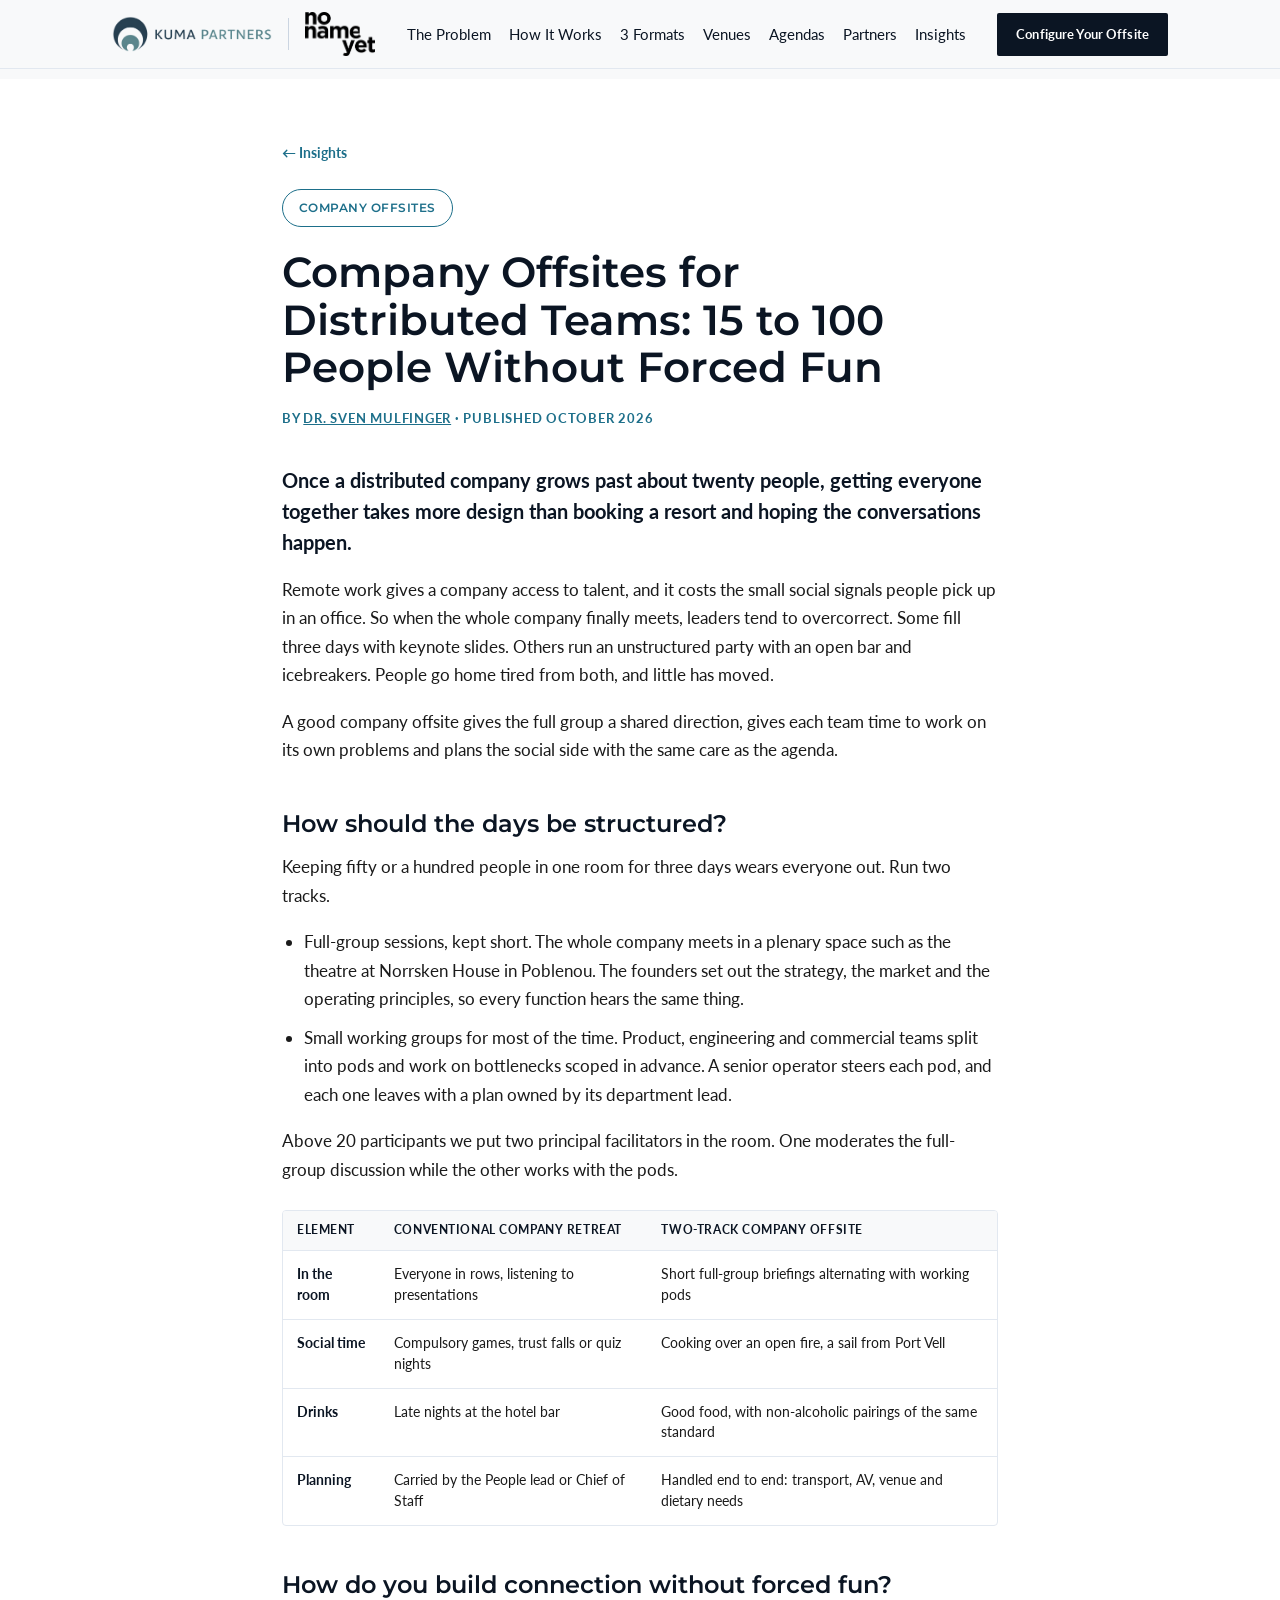
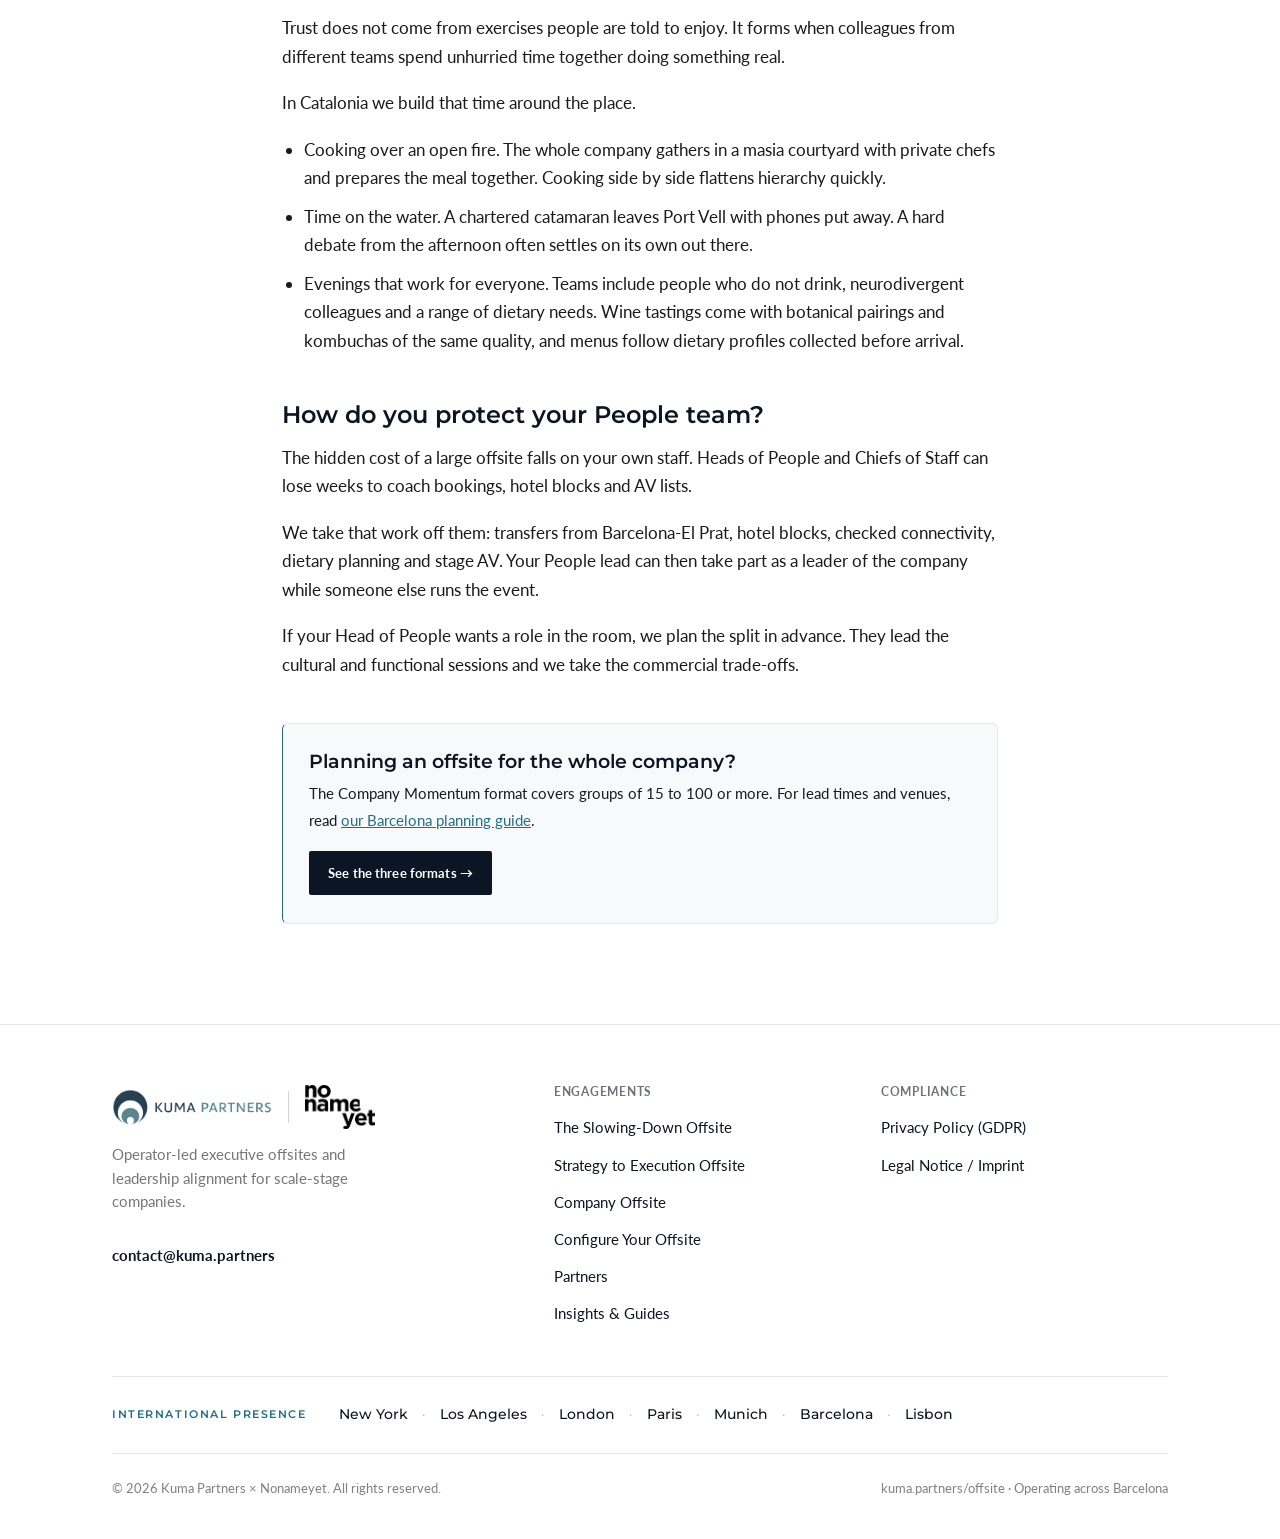
<file: insights/company-momentum-remote-teams.html>
<!DOCTYPE html>
<html lang="en">
<head>
<meta charset="UTF-8">
<meta name="viewport" content="width=device-width, initial-scale=1.0">
<title>Company Offsites for Distributed Teams: 15 to 100 People Without Forced Fun | Kuma Partners</title>
<meta name="description" content="How remote-first companies structure a full-company offsite: short full-group sessions, small working pods, social time that includes everyone and logistics taken off the People team.">
<link rel="canonical" href="https://www.kuma.partners/offsite/insights/company-momentum-remote-teams.html">
<meta name="robots" content="index, follow">

<meta property="og:type" content="article">
<meta property="og:url" content="https://www.kuma.partners/offsite/insights/company-momentum-remote-teams.html">
<meta property="og:title" content="Company Offsites for Distributed Teams: 15 to 100 People Without Forced Fun | Kuma Partners">
<meta property="og:description" content="How remote-first companies structure a full-company offsite: short full-group sessions, small working pods, social time that includes everyone and logistics taken off the People team.">
<meta property="og:image" content="https://www.kuma.partners/offsite/assets/environments/barcelona-loft.jpeg">
<meta name="twitter:card" content="summary_large_image">

<link rel="icon" href="../assets/logo-icon.png">
<link rel="stylesheet" href="../styles.css">
<link rel="stylesheet" href="../configurator.css">

<script type="application/ld+json">
{
  "@context": "https://schema.org",
  "@type": "Article",
  "@id": "https://www.kuma.partners/offsite/insights/company-momentum-remote-teams.html#article",
  "mainEntityOfPage": "https://www.kuma.partners/offsite/insights/company-momentum-remote-teams.html",
  "headline": "Company Offsites for Distributed Teams: 15 to 100 People Without Forced Fun",
  "description": "How remote-first companies structure a full-company offsite: short full-group sessions, small working pods, social time that includes everyone and logistics taken off the People team.",
  "image": "https://www.kuma.partners/offsite/assets/environments/barcelona-loft.jpeg",
  "datePublished": "2026-10-08",
  "dateModified": "2026-10-08",
  "inLanguage": "en",
  "author": {
    "@type": "Person",
    "@id": "https://www.kuma.partners/offsite/partners.html#sven-mulfinger",
    "name": "Dr. Sven Mulfinger",
    "jobTitle": "Managing Partner",
    "url": "https://www.kuma.partners/offsite/partners.html",
    "worksFor": {
      "@id": "https://www.kuma.partners/#organization"
    }
  },
  "publisher": {
    "@type": "Organization",
    "@id": "https://www.kuma.partners/#organization",
    "name": "Kuma Partners",
    "url": "https://www.kuma.partners",
    "sameAs": [
      "https://www.linkedin.com/company/92525300/"
    ]
  }
}
</script>
</head>
<body>

<header class="site">
  <nav class="wrap nav">
    <a href="../" class="logo-jv" aria-label="Kuma Partners × Nonameyet">
      <div class="logo-lockup-track">
        <img src="../assets/logo-lockup.png" alt="Kuma Partners" class="logo-kuma">
        <span class="logo-divider" aria-hidden="true"></span>
        <img src="../assets/logo-nonameyet.png" alt="Nonameyet" class="logo-nonameyet" width="577" height="360">
      </div>
    </a>
    <ul class="nav-links">
      <li><a href="../#problem">The Problem</a></li>
      <li><a href="../#process">How It Works</a></li>
      <li><a href="../#formats">3 Formats</a></li>
      <li><a href="../#dossier">Venues</a></li>
      <li><a href="../#cadence">Agendas</a></li>
      <li><a href="../partners.html">Partners</a></li>
      <li><a href="../insights/">Insights</a></li>
      <li class="nav-mobile-only">
        <a href="../#configurator" class="btn btn-primary btn-sm">Configure Your Offsite</a>
      </li>
    </ul>
    <div class="nav-cta">
      <a href="../#configurator" class="btn btn-primary btn-sm">Configure Your Offsite</a>
    </div>
    <button type="button" class="nav-toggle" aria-label="Toggle navigation menu" aria-expanded="false">
      <svg class="icon-menu" viewBox="0 0 24 24" fill="none" stroke="currentColor" stroke-width="2" stroke-linecap="round" stroke-linejoin="round" aria-hidden="true"><path d="M4 6h16M4 12h16M4 18h16"></path></svg>
      <svg class="icon-close" viewBox="0 0 24 24" fill="none" stroke="currentColor" stroke-width="2" stroke-linecap="round" stroke-linejoin="round" aria-hidden="true" hidden><path d="M6 6l12 12M18 6L6 18"></path></svg>
    </button>
  </nav>
</header>

<main>
  <article class="article">
    <div class="wrap article-wrap">

      <a href="../insights/" class="article-back">&larr; Insights</a>
      <span class="badge-pill">COMPANY OFFSITES</span>
      <h1>Company Offsites for Distributed Teams: 15 to 100 People Without Forced Fun</h1>
      <p class="article-byline">By <a href="../partners.html">Dr. Sven Mulfinger</a> &middot; Published October 2026</p>

      <div class="article-body">

        <p class="article-lead">Once a distributed company grows past about twenty people, getting everyone together takes more design than booking a resort and hoping the conversations happen.</p>

        <p>Remote work gives a company access to talent, and it costs the small social signals people pick up in an office. So when the whole company finally meets, leaders tend to overcorrect. Some fill three days with keynote slides. Others run an unstructured party with an open bar and icebreakers. People go home tired from both, and little has moved.</p>

        <p>A good company offsite gives the full group a shared direction, gives each team time to work on its own problems and plans the social side with the same care as the agenda.</p>

        <h2>How should the days be structured?</h2>
        <p>Keeping fifty or a hundred people in one room for three days wears everyone out. Run two tracks.</p>
        <ul>
          <li>Full-group sessions, kept short. The whole company meets in a plenary space such as the theatre at Norrsken House in Poblenou. The founders set out the strategy, the market and the operating principles, so every function hears the same thing.</li>
          <li>Small working groups for most of the time. Product, engineering and commercial teams split into pods and work on bottlenecks scoped in advance. A senior operator steers each pod, and each one leaves with a plan owned by its department lead.</li>
        </ul>
        <p>Above 20 participants we put two principal facilitators in the room. One moderates the full-group discussion while the other works with the pods.</p>

        <div class="article-table-wrap">
          <table class="article-table">
            <thead>
              <tr>
                <th scope="col">Element</th>
                <th scope="col">Conventional company retreat</th>
                <th scope="col">Two-track company offsite</th>
              </tr>
            </thead>
            <tbody>
              <tr>
                <th scope="row">In the room</th>
                <td>Everyone in rows, listening to presentations</td>
                <td>Short full-group briefings alternating with working pods</td>
              </tr>
              <tr>
                <th scope="row">Social time</th>
                <td>Compulsory games, trust falls or quiz nights</td>
                <td>Cooking over an open fire, a sail from Port Vell</td>
              </tr>
              <tr>
                <th scope="row">Drinks</th>
                <td>Late nights at the hotel bar</td>
                <td>Good food, with non-alcoholic pairings of the same standard</td>
              </tr>
              <tr>
                <th scope="row">Planning</th>
                <td>Carried by the People lead or Chief of Staff</td>
                <td>Handled end to end: transport, AV, venue and dietary needs</td>
              </tr>
            </tbody>
          </table>
        </div>

        <h2>How do you build connection without forced fun?</h2>
        <p>Trust does not come from exercises people are told to enjoy. It forms when colleagues from different teams spend unhurried time together doing something real.</p>
        <p>In Catalonia we build that time around the place.</p>
        <ul>
          <li>Cooking over an open fire. The whole company gathers in a masia courtyard with private chefs and prepares the meal together. Cooking side by side flattens hierarchy quickly.</li>
          <li>Time on the water. A chartered catamaran leaves Port Vell with phones put away. A hard debate from the afternoon often settles on its own out there.</li>
          <li>Evenings that work for everyone. Teams include people who do not drink, neurodivergent colleagues and a range of dietary needs. Wine tastings come with botanical pairings and kombuchas of the same quality, and menus follow dietary profiles collected before arrival.</li>
        </ul>

        <h2>How do you protect your People team?</h2>
        <p>The hidden cost of a large offsite falls on your own staff. Heads of People and Chiefs of Staff can lose weeks to coach bookings, hotel blocks and AV lists.</p>
        <p>We take that work off them: transfers from Barcelona-El Prat, hotel blocks, checked connectivity, dietary planning and stage AV. Your People lead can then take part as a leader of the company while someone else runs the event.</p>
        <p>If your Head of People wants a role in the room, we plan the split in advance. They lead the cultural and functional sessions and we take the commercial trade-offs.</p>

        <div class="article-cta">
          <h3>Planning an offsite for the whole company?</h3>
          <p>The Company Momentum format covers groups of 15 to 100 or more. For lead times and venues, read <a href="../insights/barcelona-executive-offsite-guide.html">our Barcelona planning guide</a>.</p>
          <a href="../#formats" class="btn btn-primary btn-sm">See the three formats &rarr;</a>
        </div>

      </div>
    </div>
  </article>
</main>

<footer class="site">
  <div class="wrap">
    <div class="footer-grid">
      <div>
        <a href="../" class="logo-jv footer-logo" style="margin-bottom:14px;">
          <div class="logo-lockup-track">
            <img src="../assets/logo-lockup.png" alt="Kuma Partners" class="logo-kuma">
            <span class="logo-divider" aria-hidden="true"></span>
            <img src="../assets/logo-nonameyet.png" alt="Nonameyet" class="logo-nonameyet" width="577" height="360">
          </div>
        </a>
        <p style="font-size:.92rem; color:rgba(26,26,26,.6); max-width:280px;">Operator-led executive offsites and leadership alignment for scale-stage companies.</p>
        <a href="mailto:contact@kuma.partners" class="footer-email">contact@kuma.partners</a>
      </div>
      <div>
        <h4>Engagements</h4>
        <ul>
          <li><a href="../#formats">The Slowing-Down Offsite</a></li>
          <li><a href="../#formats">Strategy to Execution Offsite</a></li>
          <li><a href="../#formats">Company Offsite</a></li>
          <li><a href="../#configurator">Configure Your Offsite</a></li>
          <li><a href="../partners.html">Partners</a></li>
          <li><a href="../insights/">Insights &amp; Guides</a></li>
        </ul>
      </div>
      <div>
        <h4>Compliance</h4>
        <ul>
          <li><a href="https://kuma.partners/privacy.html">Privacy Policy (GDPR)</a></li>
          <li><a href="https://kuma.partners/legal.html">Legal Notice / Imprint</a></li>
        </ul>
      </div>
    </div>

    <div class="footer-hubs">
      <span class="footer-hubs-label">International Presence</span>
      <div class="footer-hubs-cities">
        <span>New York</span><span>Los Angeles</span><span>London</span><span>Paris</span><span>Munich</span><span>Barcelona</span><span>Lisbon</span>
      </div>
    </div>

    <div class="footer-bottom">
      <span>&copy; 2026 Kuma Partners &times; Nonameyet. All rights reserved.</span>
      <span>kuma.partners/offsite &middot; Operating across Barcelona</span>
    </div>
  </div>
</footer>

<script src="../app.js"></script>
</body>
</html>
</file>
<file: styles.css>
@import url('https://fonts.googleapis.com/css2?family=Montserrat:ital,wght@0,400;0,500;0,600;0,700;1,400;1,600&family=Lato:ital,wght@0,300;0,400;0,700;1,400&display=swap');

:root{
  /* Palette and tokens aligned with www.kuma.partners (2026 refresh): cool
     off-white, midnight navy, deeper teal, slate hairlines. */
  --navy:#0B1523;
  --navy-ambient:#152740;
  --teal:#1D6F8A;
  --cream:#F8F9FA;
  --ink:#1A1A1A;
  --navy-rgb: 11,21,35;
  --teal-rgb: 29,111,138;
  --max: 1120px;

  /* Border token constitution: every border on this site is 1px. No exceptions.
     Use --hairline and --hairline-color (or an rgba tint of --navy for a subtler
     line) for any new container, card, pill, badge, divider, or accent edge. */
  --hairline: 1px;
  --hairline-color: #E2E8F0;

  /* Radius scale, same names and values as www.kuma.partners. 50% (circles)
     stays a literal value. */
  --radius-xs: 2px;
  --radius-sm: 4px;
  --radius-md: 6px;
  --radius-lg: 8px;
  --radius-pill: 999px;

  /* Card sheen: faint top-light inset plus a soft contact shadow for white
     cards on white or near-white sections. */
  --card-sheen: inset 0 1px 0 rgba(255,255,255,.9), 0 1px 3px rgba(11,21,35,.04);
}

*{box-sizing:border-box;}
html{scroll-behavior:smooth;}
body{
  margin:0;
  background:var(--cream);
  color:var(--ink);
  font-family:'Lato',Arial,sans-serif;
  font-size:17px;
  line-height:1.6;
}
h1,h2,h3,h4{
  font-family:'Montserrat',Arial,sans-serif;
  color:var(--navy);
  margin:0 0 .5em;
  line-height:1.15;
  font-weight:600;
}
h1{font-size:2.75rem;}
h2{font-size:2rem;}
h3{font-size:1.25rem;}
.brk-responsive{display:inline;}
p{margin:0 0 1em;}
a{color:var(--navy);}
.italic-serif, .subhead{
  font-family:'Montserrat',Arial,sans-serif;
  font-style:italic;
  font-weight:400;
  color:var(--teal);
}
.wrap{max-width:var(--max); margin:0 auto; padding:0 32px;}
section{padding:96px 0;}
.eyebrow{
  display:flex; align-items:center; gap:10px;
  font-family:'Lato',Arial,sans-serif;
  font-weight:700; letter-spacing:.12em; text-transform:uppercase;
  font-size:.78rem; color:var(--navy); margin-bottom:18px;
}
.eyebrow::before{content:""; display:inline-block; width:28px; height:3px; background:var(--teal); border-radius:var(--radius-xs);}

/* Header */
body{padding-top:79px;}
header.site{
  position:fixed; top:0; left:0; right:0; z-index:50;
  background:rgba(248,249,250,.9);
  -webkit-backdrop-filter:blur(10px); backdrop-filter:blur(10px);
  border-bottom:1px solid #E2E8F0;
  transition:padding .25s ease, box-shadow .25s ease;
}
header.site.scrolled{box-shadow:0 8px 24px -20px rgba(11,21,35,.4);}
header.site.scrolled .nav{padding:10px 0;}
.nav{display:flex; align-items:center; justify-content:space-between; padding:16px 0; transition:padding .25s ease;}
.logo{display:flex; align-items:center; text-decoration:none;}
.logo img{height:37px; width:auto; display:block;}
.logo.footer-logo img{height:40px;}
.nav-links{display:flex; align-items:center; gap:32px; list-style:none; margin:0; padding:0;}
.nav-links a{
  text-decoration:none; color:var(--navy); font-size:.92rem; font-weight:400;
  font-family:'Lato',Arial,sans-serif;
}
.nav-links a:hover{color:var(--teal);}
.nav-cta{display:flex; align-items:center; gap:20px;}
.nav-cta button.btn{font-family:'Lato',Arial,sans-serif;}
.nav-mobile-only{display:none;}

/* Engagements dropdown (desktop: hover/focus flyout) */
.nav-item-dropdown{position:relative;}
.nav-dropdown-trigger{
  display:flex; align-items:center; gap:5px; background:none; border:none; cursor:pointer; padding:0;
  font-family:'Lato',Arial,sans-serif; font-size:.92rem; font-weight:400; color:var(--navy);
}
.nav-dropdown-trigger:hover{color:var(--teal);}
.nav-dropdown-caret{width:12px; height:12px; transition:transform .2s ease;}
.nav-item-dropdown:hover .nav-dropdown-caret,
.nav-item-dropdown:focus-within .nav-dropdown-caret{transform:rotate(180deg);}
.nav-dropdown-panel{
  position:absolute; top:100%; left:50%; transform:translateX(-50%);
  padding-top:14px; width:266px; opacity:0; transition:opacity .18s ease; z-index:60;
}
.nav-item-dropdown:hover .nav-dropdown-panel,
.nav-item-dropdown:focus-within .nav-dropdown-panel{opacity:1;}
.nav-dropdown-panel-inner{
  background:#fff; border:1px solid #E2E8F0; border-radius:var(--radius-lg);
  box-shadow:0 20px 44px -24px rgba(11,21,35,.35); padding:8px;
}
.nav-dropdown-link{display:block; padding:10px 12px; border-radius:var(--radius-md); text-decoration:none;}
.nav-dropdown-link:hover{background:var(--cream);}
.nav-dropdown-tier{
  display:block; font-family:'Lato',Arial,sans-serif; font-weight:700; font-size:.64rem;
  letter-spacing:.07em; text-transform:uppercase; color:var(--teal); margin-bottom:3px;
}
.nav-dropdown-name{display:block; font-family:'Montserrat',Arial,sans-serif; font-weight:600; font-size:.9rem; color:var(--navy);}

/* Mobile menu toggle */
.nav-toggle{display:none; background:none; border:none; padding:6px; margin:-6px; cursor:pointer; color:var(--navy);}
.nav-toggle svg{width:24px; height:24px; display:block;}
.nav-toggle svg[hidden]{display:none;}
.burger{display:none;}
[id]{scroll-margin-top:79px;}

/* Buttons */
.btn{
  display:inline-flex; align-items:center; gap:8px;
  font-family:'Lato',Arial,sans-serif; font-weight:700; font-size:.92rem;
  padding:14px 26px; border-radius:var(--radius-xs); text-decoration:none;
  border:1px solid transparent; cursor:pointer; letter-spacing:.01em;
}
.btn-primary{background:var(--navy); color:#fff;}
.btn-primary:hover{background:#1c2f3b;}
.btn-secondary{background:transparent; color:var(--navy); border-color:var(--navy);}
.btn-secondary:hover{background:var(--navy); color:#fff;}
.btn-link{
  color:var(--navy); text-decoration:none; display:inline-block;
  border-bottom:1px solid rgba(11,21,35,.3); padding-bottom:2px;
  font-family:'Lato',Arial,sans-serif; font-weight:700; font-size:.95rem;
  transition:border-color .2s ease;
}
.btn-link:hover{border-bottom-color:var(--navy);}
.team-link{transition:color .2s ease;}
.team-link .arrow{display:inline-block; transition:transform .2s ease;}
.team-link:hover{color:var(--teal);}
.team-link:hover .arrow{transform:translateX(4px);}
.btn-sm{padding:10px 18px; font-size:.82rem;}

/* Hero */
.hero{
  padding:110px 0 90px;
  background:linear-gradient(180deg, rgba(29,111,138,.08), transparent 60%);
}
.hero .wrap{max-width:1040px;}
.hero h1{font-size:3.1rem; max-width:1000px; text-wrap:balance;}
.hero .subhead{display:block; font-size:1.3rem; max-width:680px; margin-bottom:34px;}
.hero-ctas{display:flex; align-items:center; gap:28px; flex-wrap:wrap;}
.badge-pill{
  display:inline-flex; align-items:center; gap:8px; background:#fff; border:1px solid var(--teal);
  color:var(--teal); font-family:'Montserrat',Arial,sans-serif; font-weight:600; font-size:.78rem;
  letter-spacing:.04em; text-transform:uppercase; padding:8px 16px; border-radius:var(--radius-pill); margin-bottom:22px;
}

/* North Star benchmark strip */
.north-star-strip{
  background:var(--cream); border-top:1px solid #E2E8F0; border-bottom:1px solid #E2E8F0;
  padding:32px 0; text-align:center;
}
.north-star-label{
  display:block; font-family:'Lato',Arial,sans-serif; font-weight:700; font-size:.72rem;
  letter-spacing:.14em; text-transform:uppercase; color:var(--teal); margin-bottom:10px;
}
.north-star-metric{
  font-family:'Montserrat',Arial,sans-serif; font-weight:700; font-size:1.3rem; color:var(--navy);
  margin:0 0 8px;
}
.north-star-metric-sub{font-weight:500; color:rgba(11,21,35,.65); font-size:1rem;}
.north-star-desc{font-size:.92rem; color:rgba(26,26,26,.65); max-width:620px; margin:0 auto;}

/* Proof bar */
.proof{padding:40px 0; border-top:1px solid rgba(11,21,35,.1); border-bottom:1px solid rgba(11,21,35,.1);}
.proof p{
  text-align:center; font-family:'Lato',Arial,sans-serif; font-size:.85rem;
  letter-spacing:.06em; text-transform:uppercase; color:rgba(26,26,26,.55); margin-bottom:24px;
}
.marquee{
  width:100%; overflow:hidden;
  -webkit-mask-image:linear-gradient(to right, transparent, black 10%, black 90%, transparent);
  mask-image:linear-gradient(to right, transparent, black 10%, black 90%, transparent);
}
.marquee-track{
  display:flex; align-items:center; width:max-content;
  animation:marquee 40s linear infinite;
  will-change:transform;
}
.marquee:hover .marquee-track{animation-play-state:paused;}
.marquee-track span{
  font-family:'Montserrat',Arial,sans-serif; font-weight:600; font-size:1.1rem;
  color:var(--teal); letter-spacing:.02em; white-space:nowrap; flex-shrink:0;
  padding:0 44px;
}
@keyframes marquee{
  from{transform:translateX(0);}
  to{transform:translateX(-50%);}
}
@media (prefers-reduced-motion: reduce){
  .marquee-track{animation:none;}
}

/* Problem — stat lockup */
.problem-stat{
  display:grid; grid-template-columns:repeat(12,1fr); column-gap:40px;
  margin:40px 0 4px; padding:36px 0;
  border-top:1px solid var(--hairline-color); border-bottom:1px solid var(--hairline-color);
  align-items:start;
}
.problem-stat-figure{
  grid-column:span 5; display:flex; flex-direction:column;
}
.problem-stat-number{
  font-family:'Montserrat',Arial,sans-serif; font-weight:800; font-size:4.6rem; line-height:1;
  letter-spacing:-.02em; color:var(--navy);
}
.problem-stat-label{
  margin-top:14px; font-family:'Montserrat',Arial,sans-serif; font-weight:600; font-size:1.1rem;
  line-height:1.35; color:var(--ink);
}
.problem-stat-narrative{
  grid-column:span 7; display:flex; flex-direction:column; justify-content:space-between;
  height:100%;
}
.problem-stat-body{font-size:1.05rem; color:rgba(26,26,26,.7); line-height:1.65; margin:0;}
.problem-stat-source{
  margin:18px 0 0; font-family:'Lato',Arial,sans-serif; font-weight:700; font-size:.7rem; letter-spacing:.08em;
  text-transform:uppercase; color:rgba(11,21,35,.5);
}
@media (max-width:860px){
  .problem-stat{grid-template-columns:1fr; row-gap:20px; padding:28px 0;}
  .problem-stat-figure{grid-column:auto;}
  .problem-stat-number{font-size:3.4rem;}
  .problem-stat-narrative{grid-column:auto; height:auto;}
  .problem-stat-source{margin-top:14px;}
}

/* Problem — open editorial grid */
.problem-grid{display:grid; grid-template-columns:repeat(3,1fr); gap:48px; margin-top:48px;}
.problem-col{
  display:flex; flex-direction:column;
  border-top:1px solid rgba(11,21,35,.2); padding-top:24px;
}
.problem-index{
  display:block; font-family:'Lato',Arial,sans-serif; font-weight:700; font-size:.72rem;
  letter-spacing:.14em; text-transform:uppercase; color:var(--teal); margin-bottom:12px;
}
.problem-col h3{font-weight:700; margin-bottom:12px;}
.problem-col p{font-size:.92rem; line-height:1.65; color:rgba(26,26,26,.7); margin-bottom:18px;}
.problem-callout{
  font-family:'Lato',Arial,sans-serif; font-weight:700; font-size:.78rem; color:var(--navy);
  background:var(--cream); padding:12px 14px; border-left:1px solid var(--teal); border-radius:var(--radius-xs);
  margin-top:auto;
}
.section-head{max-width:760px;}
.section-head h2{margin-bottom:14px;}

/* Team teaser — editorial curiosity callout */
.team-teaser{border-top:1px solid rgba(11,21,35,.1); border-bottom:1px solid rgba(11,21,35,.1);}
.team-teaser-lead{margin-bottom:48px;}
.team-teaser-lead h2{font-size:2.4rem; max-width:620px; margin-bottom:16px;}
.team-teaser-lead p{font-size:1.05rem; color:rgba(26,26,26,.75); max-width:660px; line-height:1.65; margin-bottom:0;}
.team-pillars{
  display:grid; grid-template-columns:repeat(3,1fr); gap:40px;
  padding-top:32px; border-top:1px solid rgba(11,21,35,.15); margin-bottom:40px;
}
.team-pillar-index{
  display:block; font-family:'Lato',Arial,sans-serif; font-weight:700; font-size:.72rem;
  letter-spacing:.1em; text-transform:uppercase; color:var(--teal); margin-bottom:10px;
}
.team-pillar p{font-size:.92rem; line-height:1.6; color:rgba(26,26,26,.72); margin-bottom:0;}
.team-cta{
  display:flex; align-items:center; justify-content:space-between; gap:28px; flex-wrap:wrap;
  background:#fff; border:1px solid #E2E8F0; border-radius:var(--radius-md); padding:28px 32px;
}
.team-cta-title{font-family:'Montserrat',Arial,sans-serif; font-weight:700; font-size:1.02rem; color:var(--navy); margin-bottom:6px;}
.team-cta-sub{font-size:.85rem; color:rgba(26,26,26,.6);}
.team-cta .btn{white-space:nowrap;}
.team-cta .btn .arrow{display:inline-block; transition:transform .2s ease;}
.team-cta .btn:hover .arrow{transform:translateX(4px);}

/* Comparison table */
.compare{width:100%; border-collapse:collapse; margin-top:24px; background:#fff;}
.compare th, .compare td{
  text-align:left; padding:18px 22px; border:1px solid rgba(11,21,35,.12); vertical-align:top; font-size:.95rem;
}
.compare th{
  font-family:'Montserrat',Arial,sans-serif; font-weight:600; color:var(--navy); background:rgba(29,111,138,.08);
}
.compare td.kuma, .compare th.kuma{
  background:#fff; color:var(--navy);
  box-shadow:inset 2px 0 0 var(--navy), inset -2px 0 0 var(--navy);
  position:relative;
}
.compare th.kuma{
  color:var(--navy); font-weight:700; font-size:1.15rem; padding-top:32px;
  box-shadow:inset 2px 0 0 var(--navy), inset -2px 0 0 var(--navy), inset 0 2px 0 var(--navy);
  border-top-left-radius:8px; border-top-right-radius:8px;
}
.compare td.kuma p, .compare td.kuma{line-height:1.65; font-weight:600;}
.compare tbody tr:last-child td.kuma{
  box-shadow:inset 2px 0 0 var(--navy), inset -2px 0 0 var(--navy), inset 0 -2px 0 var(--navy);
  border-bottom-left-radius:8px; border-bottom-right-radius:8px;
}
.th-badge{
  position:absolute; top:-14px; left:50%; transform:translateX(-50%);
  background:var(--teal); color:#fff; white-space:nowrap;
  font-family:'Lato',Arial,sans-serif; font-weight:700; font-size:.62rem;
  letter-spacing:.06em; text-transform:uppercase; padding:6px 14px; border-radius:var(--radius-pill);
  box-shadow:0 6px 16px -6px rgba(11,21,35,.4); z-index:2;
}
.compare-wrap{overflow-x:auto; padding:20px 0 4px 4px;}
.mobile-scroll-hint{display:none;} /* mobile-only utility; shown at <=768px, see media query below */
.compare td.row-label{
  font-family:'Montserrat',Arial,sans-serif; font-weight:600; color:var(--navy); background:rgba(29,111,138,.06);
  white-space:nowrap;
}

/* Engagements */
.tier-subhead{font-family:'Lato',Arial,sans-serif; font-size:1.02rem; color:rgba(11,21,35,.75); margin-top:-4px;}

/* Engagements / Offsites tab switcher */
.engage-tabs{display:flex; justify-content:center; margin:40px 0 0;}
.engage-tabs-inner{
  display:inline-flex; gap:4px; padding:4px; background:var(--cream);
  border:1px solid #E2E8F0; border-radius:var(--radius-pill);
}
.engage-tab-btn{
  border:none; background:none; cursor:pointer; border-radius:var(--radius-pill); padding:11px 22px;
  font-family:'Lato',Arial,sans-serif; font-weight:700; font-size:.88rem; color:var(--navy);
  white-space:nowrap; transition:background .18s ease, color .18s ease, box-shadow .18s ease;
}
.engage-tab-btn:hover{color:var(--teal);}
.engage-tab-btn.active{background:var(--navy); color:#fff; box-shadow:0 6px 16px -8px rgba(11,21,35,.5);}
.engage-tab-btn.active:hover{color:#fff;}
[data-engage-panel][hidden]{display:none;}

.tier-grid{display:grid; grid-template-columns:repeat(3,1fr); gap:28px; margin-top:44px; align-items:stretch;}
.tier-card{
  position:relative;
  background:#fff; border:1px solid #E2E8F0; padding:36px 30px; border-radius:var(--radius-xs);
  display:flex; flex-direction:column;
}
.tier-card.tier-featured{
  background:#fff; border:1px solid var(--navy);
  box-shadow:0 18px 40px -24px rgba(11,21,35,.35); padding-top:44px;
}
.tier-badge-pill{
  position:absolute; top:-15px; left:50%; transform:translateX(-50%);
  background:var(--teal); color:#fff; white-space:nowrap;
  font-family:'Montserrat',Arial,sans-serif; font-weight:700; font-size:.68rem;
  letter-spacing:.08em; text-transform:uppercase; padding:7px 18px; border-radius:var(--radius-pill);
  box-shadow:0 6px 16px -6px rgba(11,21,35,.4);
}
.tier-card .tier-label{
  font-family:'Lato',Arial,sans-serif; font-weight:700; letter-spacing:.1em; text-transform:uppercase;
  font-size:.72rem; color:var(--teal); margin-bottom:12px;
}
.tier-card h3{font-size:1.35rem; margin-bottom:16px;}
.tier-card ul{list-style:none; margin:0 0 28px; padding-left:0; font-size:.92rem;}
.tier-card ul li{
  display:flex; align-items:flex-start; gap:12px; margin-bottom:12px; line-height:1.6;
}
.tier-card ul li::before{
  content:"✓"; flex-shrink:0; color:var(--teal); font-weight:700; line-height:1.6;
}
.tier-mini-timeline{
  display:flex; align-items:flex-start; justify-content:space-between;
  padding-top:20px; margin-bottom:24px; border-top:1px solid rgba(11,21,35,.1);
}
.tier-mini-step{
  display:flex; flex-direction:column; align-items:center; text-align:center; gap:6px;
  flex:0 0 auto; max-width:92px;
  font-family:'Lato',Arial,sans-serif; font-size:.7rem; font-weight:600; line-height:1.35;
  color:rgba(11,21,35,.55);
}
.tier-mini-dot{width:8px; height:8px; border-radius:50%; background:var(--teal); flex-shrink:0;}
.tier-mini-dot-final{background:var(--navy);}
.tier-mini-final{color:var(--navy); font-weight:700;}
.tier-mini-line{flex:1; height:1px; background:rgba(11,21,35,.15); margin:4px 10px 0;}
.tier-actions{margin-top:auto; display:flex; flex-direction:column; gap:10px;}
.tier-cta{
  display:block; width:100%; text-align:center; box-sizing:border-box;
  font-family:'Montserrat',Arial,sans-serif; font-weight:600; font-size:.92rem;
  padding:14px 24px; border-radius:var(--radius-md); text-decoration:none; cursor:pointer;
  transition:background .2s ease, color .2s ease, border-color .2s ease;
}
.tier-cta-primary{background:var(--navy); color:#fff; border:1px solid var(--navy);}
.tier-cta-primary:hover{background:var(--teal); border-color:var(--teal);}
.tier-cta-outline{background:transparent; color:var(--navy); border:1px solid var(--navy);}
.tier-cta-outline:hover{background:var(--navy); color:#fff;}
.tier-cta-sub{
  display:block; width:100%; text-align:center; background:none; border:none; padding:0;
  font-family:'Lato',Arial,sans-serif; font-weight:700; font-size:.85rem; color:var(--teal);
  text-decoration:none; cursor:pointer;
}
.tier-cta-sub:hover{text-decoration:underline; text-underline-offset:3px;}
.tier-featured .tier-cta-primary:hover{background:#16283D; border-color:#16283D;}

/* AI Leadership Transition tab */
.ai-transition-panel{margin-top:44px;}
.ai-tab-intro{max-width:760px;}
.ai-tab-intro .eyebrow{margin-bottom:14px;}
.ai-tab-headline{font-size:1.7rem; margin-bottom:14px;}
.ai-tier-grid{margin-top:36px;}
.tier-deliverable{margin:0 0 28px; padding-top:16px; border-top:1px solid rgba(11,21,35,.1);}
.tier-deliverable-label{
  display:block; font-family:'Lato',Arial,sans-serif; font-weight:700; letter-spacing:.08em;
  text-transform:uppercase; font-size:.68rem; color:var(--teal); margin-bottom:6px;
}
.tier-deliverable p{font-size:.92rem; line-height:1.6; color:rgba(26,26,26,.85); margin:0;}

/* High-Stakes Executive Offsite module */
.offsite-module{
  position:relative;
  margin-top:64px; background:#fff; border:1px solid #E2E8F0; border-radius:var(--radius-md); padding:48px 40px 40px;
}
.offsite-badge-pill{
  position:absolute; top:-14px; left:50%; transform:translateX(-50%);
  background:var(--teal); color:#fff; white-space:nowrap;
  font-family:'Montserrat',Arial,sans-serif; font-weight:700; font-size:.68rem;
  letter-spacing:.08em; text-transform:uppercase; padding:7px 18px; border-radius:var(--radius-pill);
  box-shadow:0 6px 16px -6px rgba(11,21,35,.4); z-index:2;
}
.offsite-grid{display:grid; grid-template-columns:1.4fr 1fr; gap:48px; align-items:stretch;}
.offsite-badge{
  font-family:'Lato',Arial,sans-serif; font-weight:700; letter-spacing:.1em; text-transform:uppercase;
  font-size:.72rem; color:var(--teal); margin-bottom:14px;
}
.offsite-narrative h3{font-size:1.5rem; max-width:520px; margin-bottom:16px;}
.offsite-narrative > p{font-size:.98rem; max-width:560px;}
.offsite-included{list-style:none; margin:24px 0 0; padding:0;}
.offsite-included li{display:flex; align-items:flex-start; gap:12px; margin-bottom:18px;}
.offsite-included li:last-child{margin-bottom:0;}
.offsite-included li::before{
  content:"✓"; flex-shrink:0; color:var(--teal); font-weight:700; line-height:1.6; margin-top:1px;
}
.offsite-included li strong{
  display:block; font-family:'Montserrat',Arial,sans-serif; font-weight:600; color:var(--navy);
  font-size:.96rem; margin-bottom:4px;
}
.offsite-included li p{margin:0; font-size:.92rem; line-height:1.6;}
.offsite-specs{
  background:var(--cream); border:1px solid #E2E8F0; border-radius:var(--radius-md); padding:28px 26px;
  display:flex; flex-direction:column; justify-content:space-between;
}
.offsite-specs-row{margin-bottom:18px;}
.offsite-specs-row:last-of-type{margin-bottom:0;}
.offsite-specs-label{
  display:block; font-family:'Lato',Arial,sans-serif; font-weight:700; letter-spacing:.08em; text-transform:uppercase;
  font-size:.7rem; color:var(--navy); margin-bottom:6px;
}
.offsite-specs-row p{margin:0; font-size:.92rem; line-height:1.5;}
.offsite-specs-note{
  margin-top:20px; padding-top:18px; border-top:1px solid #E2E8F0;
  font-size:.85rem; color:rgba(26,26,26,.65); line-height:1.55;
}
.offsite-specs .tier-cta{margin-top:24px;}

/* Offsite proof strip: seamless architectural ribbon (no outer shell, no captions) */
.offsite-proof{margin-top:48px; padding-top:32px; border-top:1px solid #E2E8F0;}
.offsite-proof-header{
  display:flex; align-items:flex-end; justify-content:space-between; gap:24px;
  margin-bottom:20px;
}
.offsite-proof-eyebrow{
  font-family:'Lato',Arial,sans-serif; font-weight:700; letter-spacing:.14em; text-transform:uppercase;
  font-size:.68rem; color:rgba(26,26,26,.45); margin-bottom:8px;
}
.offsite-proof-title{
  font-family:'Montserrat',Arial,sans-serif; font-weight:600; font-size:1.05rem;
  color:var(--navy); line-height:1.35; max-width:46ch;
}
.offsite-proof-nav{display:inline-flex; align-items:center; gap:8px; flex-shrink:0;}
.offsite-proof-arrow{
  width:32px; height:32px; flex-shrink:0; display:flex; align-items:center; justify-content:center;
  border:1px solid #E2E8F0; background:#fff; border-radius:var(--radius-md); color:var(--navy);
  cursor:pointer; transition:background .15s ease, color .15s ease, border-color .15s ease;
}
.offsite-proof-arrow-icon{width:14px; height:14px; stroke-width:1.75;}
.offsite-proof-arrow:hover:not(:disabled){border-color:var(--navy); background:var(--navy); color:#fff; cursor:pointer;}
.offsite-proof-arrow:disabled{opacity:.25; border-color:#E2E8F0; color:var(--teal); cursor:not-allowed; pointer-events:none;}
.offsite-proof-page{
  font-family:'SF Mono','Menlo',monospace; font-size:.72rem; letter-spacing:.08em;
  color:var(--teal); font-variant-numeric:tabular-nums; padding:0 4px; user-select:none;
}
/* Tight seamless ribbon: small uniform gap, each image individually rounded and cropped.
   No outer border, no dividers, no captions - photographs float against the page background. */
.offsite-proof-grid{
  display:grid; grid-template-columns:repeat(4,1fr); gap:10px;
}
.offsite-proof-grid[hidden]{display:none;}
.offsite-proof-item{
  margin:0; aspect-ratio:4/3; overflow:hidden; border-radius:var(--radius-md);
  background:#E2E8F0;
}
.offsite-proof-item img{display:block; width:100%; height:100%; object-fit:cover; image-rendering:crisp-edges;}

/* Partners */
.partner-grid{display:grid; grid-template-columns:repeat(3,1fr); gap:28px; margin-top:44px;}
.partner-grid.partner-grid-2col{grid-template-columns:repeat(2,1fr); gap:32px; max-width:1024px; margin-left:auto; margin-right:auto;}
.partner-card{background:#fff; border:1px solid rgba(11,21,35,.1); padding:32px 28px; border-radius:var(--radius-xs);}
.partner-card .avatar{
  width:64px; height:64px; border-radius:50%; background:var(--navy); color:#fff;
  display:flex; align-items:center; justify-content:center; font-family:'Montserrat',Arial,sans-serif;
  font-weight:600; font-size:1.2rem; margin-bottom:18px; overflow:hidden;
}
.partner-card .avatar img{width:100%; height:100%; object-fit:cover;}
.partner-card h3{margin-bottom:2px;}
.partner-card .role{
  font-family:'Lato',Arial,sans-serif; font-weight:700; font-size:.82rem; color:var(--teal);
  text-transform:uppercase; letter-spacing:.05em; margin-bottom:14px; display:block;
}
.partner-card p{font-size:.94rem;}

/* Team page: managing partner cards (normalized to bench-card architecture) */
.partner-card-lg{
  background:#fff; border:1px solid rgba(11,21,35,.1); border-top:1px solid var(--navy);
  border-radius:var(--radius-xs); padding:26px 24px; text-align:left; transition:box-shadow .2s ease;
}
.partner-card-lg:hover{box-shadow:0 18px 40px -24px rgba(11,21,35,.35);}
.partner-photo{
  width:56px; height:56px; border-radius:50%; background:var(--cream); border:1px solid rgba(11,21,35,.15);
  display:flex; align-items:center; justify-content:center; overflow:hidden; margin-bottom:14px;
}
.partner-photo img{width:100%; height:100%; object-fit:cover; filter:grayscale(1);}
.partner-photo .initials{
  font-family:'Montserrat',Arial,sans-serif; font-weight:600; font-size:1.3rem; color:rgba(11,21,35,.3);
}
.partner-card-lg h3{margin-bottom:2px; font-size:1.125rem;}
.track-record{display:flex; flex-wrap:wrap; gap:8px; margin:14px 0 16px;}
.track-record span{
  font-family:'Lato',Arial,sans-serif; font-size:.78rem; font-weight:700; color:var(--navy);
  background:rgba(29,111,138,.1); border:1px solid rgba(11,21,35,.12); padding:5px 11px; border-radius:var(--radius-pill);
}
.social-row{display:flex; align-items:center; gap:16px; margin-top:18px;}
.social-row a{
  font-family:'Lato',Arial,sans-serif; font-weight:700; font-size:.82rem; color:var(--navy);
  text-decoration:none; display:inline-flex; align-items:center; gap:5px;
}
.social-row a:hover{color:var(--teal);}

/* Client / background badges (monochrome) */
.client-badges{display:flex; flex-wrap:wrap; gap:8px; margin-top:16px;}
.client-badges span{
  font-family:'Lato',Arial,sans-serif; font-size:.74rem; font-weight:700; letter-spacing:.03em; text-transform:uppercase;
  color:rgba(26,26,26,.55); background:rgba(26,26,26,.04); border:1px solid rgba(26,26,26,.12);
  padding:5px 10px; border-radius:3px;
}
.partner-card-lg .client-badges{margin-top:18px;}

/* Advisor network grid */
.advisor-grid{display:grid; grid-template-columns:repeat(2,1fr); gap:22px; margin-top:44px;}
.advisor-card{background:#fff; border:1px solid rgba(11,21,35,.1); border-top:1px solid var(--navy); padding:26px 24px; border-radius:var(--radius-xs); text-align:left;}
.advisor-photo{
  width:56px; height:56px; border-radius:50%; background:var(--cream); border:1px solid rgba(11,21,35,.15);
  display:flex; align-items:center; justify-content:center; overflow:hidden; margin-bottom:14px;
}
.advisor-photo img{width:100%; height:100%; object-fit:cover; filter:grayscale(1);}
.advisor-photo .initials{font-family:'Montserrat',Arial,sans-serif; font-weight:600; color:rgba(11,21,35,.35);}
.advisor-card h4{font-family:'Montserrat',Arial,sans-serif; font-weight:600; font-size:1.05rem; color:var(--navy); margin:0 0 4px;}
.advisor-card .domain{
  font-family:'Lato',Arial,sans-serif; font-size:.82rem; color:var(--teal); font-weight:700; display:block; margin-bottom:12px;
}
.advisor-bio{font-size:.9rem; color:rgba(26,26,26,.75); line-height:1.55; margin-bottom:4px;}
.advisor-card .social-row{margin-top:14px;}

/* Advisory bench invitation callout */
.bench-invite{
  border:1px solid #E2E8F0; background:var(--cream); border-radius:var(--radius-lg); padding:40px 36px;
  max-width:760px; margin:48px auto 64px; text-align:center;
}
.bench-invite .eyebrow{justify-content:center; margin-bottom:16px;}
.bench-invite h3{font-size:1.35rem; max-width:560px; margin:0 auto 16px;}
.bench-invite p{font-size:.98rem; color:rgba(26,26,26,.75); max-width:600px; margin:0 auto 22px; line-height:1.65;}
.bench-invite a.btn-link{font-weight:700;}

/* Governance & Conscious Leadership strip */
.governance-strip{border-top:1px solid #E2E8F0; padding:64px 0 0;}
.governance-strip .eyebrow{margin-bottom:16px;}
.governance-strip h3{font-size:1.35rem; max-width:620px; margin:0 0 16px;}
.governance-strip p{font-size:.98rem; color:rgba(26,26,26,.75); max-width:640px; margin:0; line-height:1.65;}
.governance-strip p strong{color:var(--navy); font-weight:700;}

/* Navy callout (full-bleed) */
.moat-section{background:var(--navy); color:var(--cream); padding:72px 0;}
.moat-section .eyebrow{font-family:'Montserrat',Arial,sans-serif; font-weight:600; font-size:.72rem;}
.moat-section h2{color:#fff; font-size:1.8rem; max-width:720px;}
.moat-section p{color:rgba(248,249,250,.85); max-width:640px; font-size:1.05rem;}
.proof-badges{display:flex; flex-wrap:wrap; gap:12px; margin-top:28px;}
.proof-badges span{
  display:inline-block;
  font-family:'Montserrat',Arial,sans-serif; font-weight:600; font-size:.75rem; letter-spacing:.05em; text-transform:uppercase;
  background:rgba(255,255,255,.1); border:1px solid rgba(255,255,255,.2); color:rgba(255,255,255,.9);
  padding:6px 12px; border-radius:var(--radius-pill);
}

/* Cream CTA button on navy */
.btn-cream{background:var(--cream); color:var(--navy);}
.btn-cream:hover{background:#fff;}

@media (max-width: 860px){
  .advisor-grid{grid-template-columns:1fr;}
  .bench-invite{padding:32px 24px;}
}

/* Case studies — interactive briefing docket */
.case-tabs{display:flex; flex-wrap:wrap; justify-content:center; gap:10px; margin-top:40px;}
.case-tab{
  border:none; cursor:pointer; padding:11px 20px; border-radius:var(--radius-lg);
  font-family:'Lato',Arial,sans-serif; font-weight:700; font-size:.72rem;
  letter-spacing:.07em; text-transform:uppercase; color:var(--navy);
  background:rgba(11,21,35,.06); transition:background .18s ease, color .18s ease;
}
.case-tab:hover{background:rgba(11,21,35,.12);}
.case-tab.active{background:var(--navy); color:#fff; box-shadow:0 6px 16px -8px rgba(11,21,35,.5);}
.case-tab.active:hover{background:var(--navy);}

.case-docket{margin-top:48px;}
.case-docket-panel{
  display:grid; grid-template-columns:1.3fr 1fr; gap:48px; align-items:stretch;
  opacity:0; transition:opacity .25s ease;
}
.case-docket-panel.is-active{opacity:1;}
.case-docket-badge{
  display:inline-block; font-family:'Lato',Arial,sans-serif; font-weight:700; font-size:.7rem;
  letter-spacing:.07em; text-transform:uppercase; color:var(--teal); margin-bottom:14px;
}
.case-docket-context h3{font-size:1.5rem; margin-bottom:20px;}
.case-block{margin-bottom:16px;}
.case-block .label{
  font-family:'Lato',Arial,sans-serif; font-weight:700; letter-spacing:.05em; text-transform:uppercase;
  font-size:.72rem; color:var(--navy); display:block; margin-bottom:4px;
}
.case-block p{font-size:.9rem; margin:0; line-height:1.6;}
.case-docket-outcome{
  background:var(--cream); border:1px solid #E2E8F0; border-radius:var(--radius-lg); padding:40px 36px;
  display:flex; flex-direction:column; justify-content:center;
}
.case-docket-stat{
  font-family:'Montserrat',Arial,sans-serif; font-weight:800; font-size:3.6rem; line-height:1;
  color:var(--navy); letter-spacing:-.02em; margin-bottom:12px;
}
.case-docket-label{
  display:block; font-family:'Lato',Arial,sans-serif; font-weight:700; font-size:.76rem;
  letter-spacing:.08em; text-transform:uppercase; color:var(--teal); margin-bottom:18px;
}
.case-docket-outcome p{font-size:.95rem; line-height:1.65; color:var(--navy); font-weight:500; margin:0;}
.case-disclaimer{font-size:.82rem; color:var(--teal); margin-top:32px; text-align:center;}
.case-docket-panel[hidden]{display:none;}

/* FAQ */
#faq{background:#fff; border-bottom:1px solid #E2E8F0;}
.faq-layout{display:grid; grid-template-columns:minmax(260px,320px) 1fr; gap:64px; margin-top:44px; align-items:start;}
.faq-intro{position:sticky; top:104px;}
.faq-intro .eyebrow{margin-bottom:14px;}
.faq-intro h2{margin-bottom:14px;}
.faq-intro-sub{font-size:.92rem; color:rgba(26,26,26,.65); line-height:1.6; margin-bottom:0;}
.faq-bridge{margin-top:28px; padding-top:24px; border-top:1px solid rgba(11,21,35,.1);}
.faq-bridge p{font-size:.78rem; color:rgba(26,26,26,.55); margin-bottom:8px;}
.faq-bridge-link{
  display:inline-flex; align-items:center; gap:6px; font-family:'Lato',Arial,sans-serif;
  font-weight:700; font-size:.85rem; color:var(--navy); text-decoration:none; transition:color .2s ease;
}
.faq-bridge-link:hover{color:var(--teal);}
.faq-bridge-link .arrow{display:inline-block; transition:transform .2s ease;}
.faq-bridge-link:hover .arrow{transform:translateX(4px);}

/* FAQ accordion */
.faq{max-width:none; margin-top:0;}
.faq-item{border-top:1px solid rgba(11,21,35,.12);}
.faq-item:last-child{border-bottom:1px solid rgba(11,21,35,.12);}
.faq-question{
  width:100%; text-align:left; background:none; border:none; cursor:pointer; padding:22px 4px;
  display:flex; justify-content:space-between; align-items:center; gap:20px;
  font-family:'Montserrat',Arial,sans-serif; font-weight:600; color:var(--navy); font-size:1.02rem;
}
.faq-question .icon{
  flex-shrink:0; width:22px; height:22px; border:1px solid var(--teal); border-radius:50%; color:var(--teal);
  display:flex; align-items:center; justify-content:center; font-size:1rem; line-height:1; transition:transform .25s ease;
}
.faq-item.open .faq-question .icon{transform:rotate(45deg);}
.faq-answer{
  display:grid; grid-template-rows:0fr; overflow:hidden; transition:grid-template-rows .3s ease;
}
.faq-item.open .faq-answer{grid-template-rows:1fr;}
.faq-answer-inner{overflow:hidden; min-height:0;}
.faq-answer p{
  margin:0; padding:0 4px 22px; font-size:.95rem; max-width:680px; color:rgba(26,26,26,.85);
}

/* Cookie consent banner */
.cookie-banner{
  position:fixed; left:0; right:0; bottom:0; z-index:200; background:var(--navy); color:var(--cream);
  padding:22px 0; box-shadow:0 -10px 30px rgba(0,0,0,.18);
  transform:translateY(120%); transition:transform .4s ease;
}
.cookie-banner.show{transform:translateY(0);}
.cookie-banner .wrap{display:flex; align-items:center; justify-content:space-between; gap:28px; flex-wrap:wrap;}
.cookie-banner p{
  margin:0; font-size:.88rem; color:rgba(248,249,250,.9); max-width:620px; line-height:1.5;
}
.cookie-banner a{color:var(--cream); text-decoration:underline;}
.cookie-actions{display:flex; gap:12px; flex-shrink:0;}
.cookie-actions button{
  font-family:'Lato',Arial,sans-serif; font-weight:700; font-size:.85rem; padding:11px 20px;
  border-radius:var(--radius-xs); cursor:pointer; letter-spacing:.01em;
}
.cookie-actions .btn-accept{background:var(--teal); color:#fff; border:1px solid var(--teal);}
.cookie-actions .btn-accept:hover{background:#15556B;}
.cookie-actions .btn-essential{background:transparent; color:var(--cream); border:1px solid rgba(248,249,250,.4);}
.cookie-actions .btn-essential:hover{border-color:var(--cream);}

/* Investor / VC & PE section: high-contrast dark panel */
#investors{background:radial-gradient(120% 85% at 50% 0%, var(--navy-ambient) 0%, var(--navy) 100%); padding:76px 0;}
#investors .badge-pill{background:transparent; border-color:rgba(255,255,255,.35); color:rgba(255,255,255,.9);}
#investors h2{color:#fff;}
#investors .wrap > p{color:rgba(226,221,212,.8);}
#investors .btn-primary{background:var(--cream); color:var(--navy);}
#investors .btn-primary:hover{background:#fff;}

.value-grid{display:grid; grid-template-columns:repeat(3,1fr); gap:28px; margin-top:36px;}
.value-card{
  background:rgba(255,255,255,.05); border:1px solid rgba(255,255,255,.1); border-radius:var(--radius-xs);
  padding:28px 26px; transition:border-color .2s ease;
}
.value-card:hover{border-color:rgba(255,255,255,.22);}
.value-card h3{font-size:1.05rem; margin-bottom:10px; color:#fff;}
.value-card p{font-size:.92rem; margin:0; color:rgba(226,221,212,.8);}

/* Tier 1 interactive timeline & deliverables drawer */
.scan-drawer{
  display:grid; grid-template-rows:0fr; transition:grid-template-rows .35s ease; margin-top:32px;
}
.scan-drawer.open{grid-template-rows:1fr;}
.scan-drawer-inner{overflow:hidden;}
.scan-drawer-card{
  background:#fff; border:1px solid #E2E8F0; border-radius:var(--radius-md); padding:40px 36px;
}
.scan-drawer-steps{display:grid; grid-template-columns:repeat(3,1fr); gap:32px;}
.scan-drawer-step{border-top:1px solid var(--teal); padding-top:16px;}
.scan-drawer-days{
  font-family:'Montserrat',Arial,sans-serif; font-weight:700; font-size:.78rem; letter-spacing:.06em;
  text-transform:uppercase; color:var(--teal); margin-bottom:8px;
}
.scan-drawer-step h4{
  font-family:'Montserrat',Arial,sans-serif; font-weight:600; color:var(--navy); font-size:1.05rem; margin:0 0 8px;
}
.scan-drawer-step p{font-size:.92rem; margin:0; color:rgba(26,26,26,.8);}
.scan-drawer-deliverables{
  display:grid; grid-template-columns:repeat(3,1fr); gap:28px; margin-top:36px; padding-top:32px;
  border-top:1px solid #E2E8F0;
}
.scan-drawer-deliverable h4{
  font-family:'Montserrat',Arial,sans-serif; font-weight:600; color:var(--navy); font-size:1rem; margin:0 0 6px;
}
.scan-drawer-deliverable p{font-size:.9rem; margin:0; color:rgba(26,26,26,.7);}
.scan-drawer-footer{
  display:flex; align-items:center; justify-content:space-between; flex-wrap:wrap; gap:18px;
  margin-top:32px;
}
.scan-metric-badge{
  display:inline-block; background:rgba(29,111,138,.1); border:1px solid var(--teal); color:var(--navy);
  font-family:'Lato',Arial,sans-serif; font-weight:700; font-size:.85rem; padding:10px 18px; border-radius:var(--radius-pill);
}
.scan-metric-badge-cream{background:var(--cream); border-color:#E2E8F0;}
.scan-drawer-close{
  background:none; border:none; padding:0; cursor:pointer;
  font-family:'Lato',Arial,sans-serif; font-weight:700; font-size:.9rem; color:var(--teal);
}
.scan-drawer-close:hover{text-decoration:underline; text-underline-offset:3px;}

/* Leadership Friction Scorecard */
.scorecard-card{
  background:#fff; border:1px solid #E2E8F0; border-radius:var(--radius-xs);
  max-width:640px; margin:44px auto 0; padding:40px;
  box-shadow:none;
}
.sc-nav-row{margin-top:24px; padding-top:20px; border-top:1px solid rgba(11,21,35,.1);}
.sc-back-btn{
  display:inline-flex; align-items:center; gap:6px; background:none; border:none; cursor:pointer; padding:6px 4px;
  font-family:'Lato',Arial,sans-serif; font-weight:700; font-size:.8rem; color:var(--teal);
  transition:color .15s ease;
}
.sc-back-btn:hover{color:var(--navy);}
.sc-back-btn svg{width:14px; height:14px;}
.scorecard-progress{margin-bottom:32px;}
.sc-progress-text{
  display:block; text-align:center; font-family:'Lato',Arial,sans-serif; font-weight:700; letter-spacing:.08em;
  text-transform:uppercase; font-size:.72rem; color:var(--teal); margin-bottom:10px; min-height:1em;
}
.sc-progress-bar{height:4px; border-radius:var(--radius-pill); background:rgba(11,21,35,.1); overflow:hidden;}
.sc-progress-bar-fill{height:100%; width:0%; background:var(--teal); transition:width .25s ease;}
.sc-title{font-size:1.4rem; margin-bottom:10px;}
.sc-subtitle{color:rgba(26,26,26,.75); margin-bottom:26px;}
.scorecard-option{
  display:block; width:100%; text-align:left; background:#fff; border:1px solid rgba(11,21,35,.15);
  border-radius:var(--radius-xs); padding:16px 20px; margin-bottom:12px; cursor:pointer;
  font-family:'Lato',Arial,sans-serif; font-size:.95rem; color:var(--ink); line-height:1.5;
  transition:border-color .15s ease, background .15s ease;
}
.scorecard-option:hover{border-color:var(--teal); background:rgba(29,111,138,.06);}
.scorecard-option.selected{border-color:var(--teal); background:rgba(29,111,138,.12); font-weight:700;}
.sc-lens-option{text-align:center; font-weight:700;}
.sc-lens-sub{display:block; font-weight:400; font-size:.85rem; color:rgba(26,26,26,.6); margin-top:4px;}
.sc-step .field{margin-bottom:18px;}
.sc-step label{
  display:block; font-family:'Lato',Arial,sans-serif; font-weight:700; font-size:.8rem;
  text-transform:uppercase; letter-spacing:.04em; color:var(--navy); margin-bottom:6px;
}
.sc-step input{
  width:100%; padding:12px 14px; border:1px solid rgba(11,21,35,.25); border-radius:var(--radius-xs);
  font-family:'Lato',Arial,sans-serif; font-size:.95rem; color:var(--ink); background:#fff;
}
.sc-generate-btn{
  display:inline-flex; align-items:center; justify-content:center; gap:8px; border:none; cursor:pointer;
  font-family:'Lato',Arial,sans-serif; font-weight:700; font-size:.95rem; padding:14px 22px; border-radius:var(--radius-xs);
  background:var(--navy); color:#fff; transition:background .15s ease;
}
.sc-generate-btn:hover{background:var(--teal);}
.sc-score-badge{
  display:inline-flex; align-items:center; font-family:'Lato',Arial,sans-serif; font-weight:700; font-size:.72rem;
  letter-spacing:.06em; text-transform:uppercase; padding:6px 14px; border-radius:var(--radius-pill); margin-bottom:14px;
}
.sc-badge-optimal{background:rgba(46,125,91,.12); color:#2E7D5B; border:1px solid #2E7D5B;}
.sc-badge-moderate{background:rgba(184,134,11,.14); color:#8A6100; border:1px solid #B8860B;}
.sc-badge-high{background:var(--navy); color:#fff; border:1px solid var(--navy); box-shadow:inset 3px 0 0 #C1502E;}
.sc-score-headline{font-size:1.5rem; margin-bottom:22px;}
.sc-submetrics{display:flex; flex-direction:column; gap:16px; margin-bottom:24px; padding:20px; background:rgba(11,21,35,.04); border-radius:var(--radius-sm);}
.sc-submetric{display:flex; align-items:center; gap:14px; flex-wrap:wrap;}
.sc-submetric-label{flex:1 1 170px; font-family:'Lato',Arial,sans-serif; font-weight:700; font-size:.85rem; color:var(--navy);}
.sc-submetric-bar{display:flex; gap:3px;}
.sc-submetric-tick{width:20px; height:6px; border-radius:var(--radius-xs); background:rgba(11,21,35,.15);}
.sc-submetric-tick.on-optimal{background:#2E7D5B;}
.sc-submetric-tick.on-moderate{background:#B8860B;}
.sc-submetric-tick.on-high{background:#C1502E;}
.sc-submetric-value{font-family:'Lato',Arial,sans-serif; font-weight:700; font-size:.85rem; min-width:100px; text-align:right;}
.sc-submetric-value.optimal{color:#2E7D5B;}
.sc-submetric-value.moderate{color:#8A6100;}
.sc-submetric-value.high{color:#C1502E;}
.sc-synthesis{color:rgba(26,26,26,.8); line-height:1.6; margin-bottom:26px;}
#scorecard .sc-step[data-step="result"] .btn{width:100%; justify-content:center;}

/* Qualifying booking modal / drawer */
.scan-modal-overlay{
  position:fixed; inset:0; z-index:300;
  background:rgba(26,26,26,.4); -webkit-backdrop-filter:blur(2px); backdrop-filter:blur(2px);
  display:flex; justify-content:flex-end;
  opacity:0; pointer-events:none; transition:opacity .25s ease;
}
.scan-modal-overlay.open{opacity:1; pointer-events:auto;}
.scan-modal{
  background:var(--cream); width:100%; max-width:480px; height:100%; overflow-y:auto;
  padding:44px 36px; position:relative;
  transform:translateX(100%); transition:transform .3s ease;
  box-shadow:-24px 0 60px -30px rgba(11,21,35,.4);
}
.scan-modal-overlay.open .scan-modal{transform:translateX(0);}
.scan-modal-close{
  position:absolute; top:20px; right:20px; width:36px; height:36px; border-radius:50%;
  background:#fff; border:1px solid rgba(11,21,35,.15); color:var(--navy); font-size:1.3rem; line-height:1;
  cursor:pointer; display:flex; align-items:center; justify-content:center;
}
.scan-modal-close:hover{background:var(--navy); color:#fff; border-color:var(--navy);}
.scan-modal h3{font-size:1.5rem; margin-bottom:10px; padding-right:40px;}
.scan-modal .scan-modal-subtitle{color:rgba(26,26,26,.75); margin-bottom:28px;}
.scan-modal .field{margin-bottom:18px;}
.scan-modal label{
  display:block; font-family:'Lato',Arial,sans-serif; font-weight:700; font-size:.8rem;
  text-transform:uppercase; letter-spacing:.04em; color:var(--navy); margin-bottom:6px;
}
.scan-modal input, .scan-modal select{
  width:100%; padding:12px 14px; border:1px solid #E2E8F0; border-radius:var(--radius-md); outline:none;
  font-family:'Lato',Arial,sans-serif; font-size:.95rem; color:var(--navy); background:#fff;
  transition:border-color .2s ease;
}
.scan-modal input:focus, .scan-modal select:focus{outline:none; border-color:var(--navy);}
.scan-field-error{color:#a3402f; font-size:.8rem; margin-top:6px; display:none;}
.scan-field-error.show{display:block;}
.scan-modal-reassurance{
  font-family:'Montserrat',Arial,sans-serif; font-style:italic; color:var(--teal); font-size:1.02rem; margin-bottom:26px;
}
.scan-recap{background:#fff; border:1px solid #E2E8F0; border-radius:var(--radius-xs); padding:18px 20px; margin-bottom:22px; font-size:.9rem;}
.scan-recap div{margin-bottom:4px;}
.scan-recap strong{color:var(--navy);}
.scan-embed-placeholder{
  background:#fff; border:1px dashed var(--teal); border-radius:var(--radius-xs); padding:28px 24px; text-align:center;
}
.scan-embed-placeholder p{font-size:.9rem; color:rgba(26,26,26,.7); margin-bottom:14px;}
.scan-embed-url{
  width:100%; font-family:monospace; font-size:.78rem; color:var(--navy); background:var(--cream);
  border:1px solid rgba(11,21,35,.2); border-radius:var(--radius-xs); padding:10px 12px; word-break:break-all;
}
body.scan-modal-locked{overflow:hidden;}

@media (max-width:640px){
  .scan-modal{max-width:100%; padding:32px 22px;}
}

/* Legal / privacy pages */
.legal-content{max-width:760px;}
.legal-content h2{margin-top:44px; font-size:1.3rem;}
.legal-content h2:first-of-type{margin-top:0;}
.legal-content ul{padding-left:20px;}
.legal-content li{margin-bottom:8px;}
.legal-content .updated{
  font-family:'Lato',Arial,sans-serif; font-size:.85rem; color:rgba(26,26,26,.55); margin-bottom:36px; display:block;
}

@media (max-width: 860px){
  .case-docket-panel, .value-grid, .deliverable-grid{grid-template-columns:1fr;}
  .case-docket-panel{gap:28px;}
  .marquee-track span{padding:0 26px; font-size:1rem;}
  .marquee-track{animation-duration:28s;}
  .cookie-banner .wrap{flex-direction:column; align-items:flex-start;}
  .cookie-actions{width:100%;}
  .cookie-actions button{flex:1;}
}

/* Qualification & Fit */
.fit-grid{display:grid; grid-template-columns:1fr 1fr; gap:28px; margin-top:44px; align-items:stretch;}
.fit-card{
  background:#fff; border:1px solid #E2E8F0; border-radius:var(--radius-md); padding:36px 32px;
  display:flex; flex-direction:column;
}
.fit-card h3{font-size:1.3rem; color:var(--ink); margin-bottom:20px;}
.fit-pill{
  display:inline-block; width:max-content; font-family:'Montserrat',Arial,sans-serif; font-weight:600;
  font-size:.68rem; letter-spacing:.08em; text-transform:uppercase; padding:7px 16px; border-radius:var(--radius-pill);
  margin-bottom:18px;
}
.fit-pill-yes{background:var(--teal); color:#fff;}
.fit-pill-no{background:transparent; color:#738A96; border:1px solid rgba(115,138,150,.4);}
.fit-list{list-style:none; margin:0; padding:0;}
.fit-list li{
  display:flex; align-items:flex-start; gap:12px; margin-bottom:20px; font-size:.95rem; color:var(--ink);
}
.fit-list li:last-child{margin-bottom:0;}
.fit-list li::before{flex-shrink:0; font-weight:700; line-height:1.5;}
.fit-list li strong{
  display:block; font-family:'Montserrat',Arial,sans-serif; font-weight:600; color:var(--navy);
  font-size:.98rem; margin-bottom:4px;
}
.fit-list li p{margin:0; line-height:1.6;}
.fit-list-yes li::before{content:"✓"; color:var(--teal);}
.fit-list-no li::before{content:"×"; color:#738A96;}
.fit-card-no li strong{color:rgba(26,26,26,.8);}
.fit-transition{
  text-align:center; margin-top:52px; padding-top:40px; border-top:1px solid #E2E8F0;
}
.fit-transition p{
  font-family:'Montserrat',Arial,sans-serif; font-weight:600; font-size:1.15rem; color:var(--navy);
  max-width:560px; margin:0 auto 18px;
}
.fit-transition-link{
  display:inline-flex; align-items:center; gap:6px; color:var(--teal); font-family:'Lato',Arial,sans-serif;
  font-weight:700; font-size:.95rem; text-decoration:none;
}
.fit-transition-link:hover{text-decoration:underline; text-underline-offset:3px;}

/* Global presence & native delivery trust strip */
.global-strip{background:var(--cream); padding:56px 0; border-top:1px solid #E2E8F0; border-bottom:1px solid #E2E8F0;}
.global-strip-grid{display:grid; grid-template-columns:1fr 1fr; gap:48px;}
.global-strip-grid .global-strip-col + .global-strip-col{border-left:1px solid #E2E8F0; padding-left:48px;}
.global-strip-label{
  font-family:'Lato',Arial,sans-serif; font-weight:700; font-size:.72rem;
  letter-spacing:.12em; text-transform:uppercase; color:var(--teal); margin-bottom:14px;
}
.global-strip-cities{display:flex; flex-wrap:wrap; align-items:center; row-gap:8px;}
.global-strip-cities span{
  font-family:'Montserrat',Arial,sans-serif; font-weight:600; font-size:.92rem; color:var(--navy);
  display:flex; align-items:center;
}
.global-strip-cities span::after{content:"·"; display:inline-block; margin:0 12px; color:rgba(11,21,35,.35); font-weight:400;}
.global-strip-cities span:last-child::after{display:none;}
.global-strip-langs{display:flex; flex-wrap:wrap; gap:8px;}
.global-strip-langs span{
  font-family:'Lato',Arial,sans-serif; font-weight:500; font-size:.75rem; color:var(--navy);
  background:#fff; border:1px solid #E2E8F0; padding:6px 12px; border-radius:var(--radius-xs);
}
.global-strip-note{font-size:.82rem; color:rgba(26,26,26,.55); margin:14px 0 0;}

/* Contact */
.contact-section{background:radial-gradient(120% 85% at 50% 0%, var(--navy-ambient) 0%, var(--navy) 100%); color:#fff;}
.contact-section h2{color:#fff;}
.contact-section .eyebrow{color:rgba(255,255,255,.7);}
.contact-section .eyebrow::before{background:var(--teal);}
.contact-grid{display:grid; grid-template-columns:1fr 1fr; gap:56px; margin-top:44px; align-items:start;}
.contact-copy p{color:rgba(255,255,255,.8); font-size:1.05rem;}
.contact-reassurance{list-style:none; margin:28px 0 0; padding:0;}
.contact-reassurance li{
  display:flex; align-items:flex-start; gap:12px; margin-bottom:16px;
  color:rgba(255,255,255,.85); font-size:.95rem; line-height:1.55;
}
.contact-reassurance li::before{
  content:"✓"; color:var(--teal); font-weight:700; flex-shrink:0; margin-top:2px;
}
.contact-reassurance li strong{color:#fff; font-family:'Lato',Arial,sans-serif; font-weight:700;}
.contact-direct-email{
  margin-top:28px; padding-top:20px; border-top:1px solid rgba(255,255,255,.15);
  font-size:.9rem; color:rgba(255,255,255,.65);
}
.contact-direct-email a{color:var(--teal); text-decoration:underline; text-underline-offset:3px;}
.contact-direct-email a:hover{color:#fff;}

.contact-form-shell{background:#fff; padding:34px; border-radius:var(--radius-xs); border:1px solid #E2E8F0;}
.contact-form label{
  display:block; font-family:'Lato',Arial,sans-serif; font-weight:700; font-size:.8rem;
  text-transform:uppercase; letter-spacing:.04em; color:var(--navy); margin-bottom:6px;
}
.contact-form .field{margin-bottom:18px;}
.contact-form .field-row{display:grid; grid-template-columns:1fr 1fr; gap:16px 18px; margin-bottom:18px;}
.contact-form .field-row .field{margin-bottom:0;}
.contact-form input, .contact-form select, .contact-form textarea{
  width:100%; padding:12px 14px; border:1px solid #E2E8F0; border-radius:var(--radius-md); outline:none;
  font-family:'Lato',Arial,sans-serif; font-size:.95rem; color:var(--navy); background:#fff;
  transition:border-color .2s ease;
}
.contact-form input:focus, .contact-form select:focus, .contact-form textarea:focus{outline:none; border-color:var(--navy);}
.contact-form textarea{min-height:100px; resize:vertical;}
.contact-form .btn{width:100%; justify-content:center;}
.btn-teal{background:var(--teal); color:#fff; border-color:var(--teal);}
.btn-teal:hover{background:#15556B; border-color:#15556B;}
.btn-teal:disabled{opacity:.65; cursor:not-allowed;}
.contact-form-microcopy{font-size:.78rem; color:rgba(11,21,35,.55); text-align:center; margin:14px 0 0;}
.contact-form-error{font-size:.85rem; color:#b3261e; text-align:center; margin:14px 0 0;}
.contact-form-error a{color:inherit; text-decoration:underline;}
.contact-success{text-align:center; padding:24px 8px;}
.contact-success h3{color:var(--navy); font-size:1.4rem; margin-bottom:12px;}
.contact-success p{color:rgba(26,26,26,.75); font-size:1rem; margin:0 auto; max-width:420px;}
.contact-success p + p{margin-top:10px;}
.field-helper{
  display:block; font-family:'Lato',Arial,sans-serif; font-size:.78rem; color:rgba(11,21,35,.6);
  margin:-4px 0 8px; font-style:italic;
}

/* Global input styling fix: thin Swiss chevron + no native appearance, no default focus ring.
   .select-shell owns the visual box (border/radius/bg); the <select> inside goes transparent
   and appearance:none, so this cleanly overrides the broader .scan-modal/.contact-form select
   rules above regardless of which form the field lives in. */
.select-shell{
  position:relative; border:1px solid #E2E8F0; border-radius:var(--radius-md); background:#fff;
  transition:border-color .2s ease;
}
.select-shell:focus-within{border-color:var(--navy);}
.select-shell select{
  appearance:none; -webkit-appearance:none; -moz-appearance:none;
  width:100%; padding:12px 40px 12px 14px; border:none; border-radius:var(--radius-md); background:transparent;
  font-family:'Lato',Arial,sans-serif; font-size:.95rem; color:var(--navy); cursor:pointer;
}
.select-shell select:focus{outline:none;}
.select-shell select::-ms-expand{display:none;}
.select-chevron{
  position:absolute; right:14px; top:50%; transform:translateY(-50%);
  width:16px; height:16px; color:#1D6F8A; pointer-events:none;
}

/* Partner Debrief drawer (Tier 3 diagnostic dossier form) — architectural slide-over, right-hand panel */
.debrief-modal-overlay{
  position:fixed; inset:0; z-index:300;
  background:rgba(30,47,56,.4); -webkit-backdrop-filter:blur(3px); backdrop-filter:blur(3px);
  opacity:0; pointer-events:none; transition:opacity .3s ease;
}
.debrief-modal-overlay.open{opacity:1; pointer-events:auto;}
.debrief-modal{
  position:fixed; top:0; right:0; bottom:0; height:100%;
  width:100%; max-width:560px; background:#fff;
  box-shadow:-30px 0 70px -20px rgba(20,30,36,.35);
  display:flex; flex-direction:column;
  transform:translateX(100%); transition:transform .35s cubic-bezier(.4,0,.2,1);
}
.debrief-modal-overlay.open .debrief-modal{transform:translateX(0);}
.debrief-modal-header{
  flex-shrink:0; display:flex; align-items:center; justify-content:space-between; gap:16px;
  padding:20px 32px; border-bottom:1px solid #E2E8F0; background:#fff;
}
.debrief-modal-eyebrow{
  font-family:'Lato',Arial,sans-serif; font-weight:700; font-size:.68rem;
  letter-spacing:.14em; text-transform:uppercase; color:var(--teal);
}
.debrief-modal-close{
  width:32px; height:32px; flex-shrink:0; border-radius:var(--radius-md);
  background:#fff; border:1px solid #E2E8F0; color:var(--navy);
  display:flex; align-items:center; justify-content:center; cursor:pointer;
  transition:background .2s ease, color .2s ease, border-color .2s ease;
}
.debrief-modal-close svg{width:16px; height:16px;}
.debrief-modal-close:hover{background:var(--navy); color:#fff; border-color:var(--navy);}
.debrief-modal-body{flex:1; overflow-y:auto; padding:28px 32px 36px; display:flex; flex-direction:column;}
.debrief-modal-intro{margin-bottom:24px;}
.debrief-modal-intro h3{font-size:1.4rem; color:var(--navy); margin:0 0 10px; line-height:1.3;}
.debrief-modal-subhead{
  font-family:'Montserrat',Arial,sans-serif; font-style:italic; color:var(--teal); font-size:1rem; margin:0 0 12px;
}
.debrief-modal-context{color:rgba(26,26,26,.7); font-size:.92rem; margin:0; line-height:1.55;}
.debrief-form .field{margin-bottom:18px;}
.debrief-form .field-row{display:grid; grid-template-columns:1fr 1fr; gap:16px 18px; margin-bottom:18px;}
.debrief-form .field-row .field{margin-bottom:0;}
.debrief-form label{
  display:block; font-family:'Lato',Arial,sans-serif; font-weight:700; font-size:.8rem;
  text-transform:uppercase; letter-spacing:.04em; color:var(--navy); margin-bottom:6px;
}
.debrief-form input, .debrief-form select, .debrief-form textarea{
  width:100%; padding:12px 14px; border:1px solid #E2E8F0; border-radius:var(--radius-md); outline:none;
  font-family:'Lato',Arial,sans-serif; font-size:.95rem; color:var(--navy); background:#fff;
  transition:border-color .2s ease;
}
.debrief-form input:focus, .debrief-form select:focus, .debrief-form textarea:focus{outline:none; border-color:var(--navy);}
.debrief-form textarea{min-height:76px; resize:vertical;}
.debrief-form .btn{width:100%; justify-content:center;}
.debrief-form-microcopy{font-size:.78rem; color:rgba(11,21,35,.55); text-align:center; margin:14px 0 0;}
.debrief-form-error{font-size:.85rem; color:#b3261e; text-align:center; margin:14px 0 0;}
.debrief-form-error a{color:inherit; text-decoration:underline;}
.debrief-success{
  flex:1; display:flex; flex-direction:column; align-items:center; justify-content:center;
  text-align:center; padding:32px 8px;
}
.debrief-success-icon{
  width:40px; height:40px; flex-shrink:0; border-radius:50%; border:1px solid #E2E8F0;
  display:flex; align-items:center; justify-content:center; color:var(--navy); margin-bottom:22px;
}
.debrief-success-icon svg{width:20px; height:20px;}
.debrief-success h3{color:var(--navy); font-size:1.5rem; margin-bottom:14px;}
.debrief-success p{color:rgba(26,26,26,.75); font-size:1rem; margin:0 auto; max-width:420px;}
.debrief-success p + p{margin-top:10px;}
.debrief-success p.debrief-success-note{font-size:.82rem; color:var(--teal); margin-top:14px;}
.debrief-success-close{
  margin-top:30px; padding:11px 26px; font-family:'Lato',Arial,sans-serif; font-weight:700;
  font-size:.72rem; text-transform:uppercase; letter-spacing:.08em; color:var(--navy);
  background:#fff; border:1px solid #E2E8F0; border-radius:var(--radius-sm); cursor:pointer;
  transition:background .18s ease, color .18s ease, border-color .18s ease;
}
.debrief-success-close:hover{background:var(--navy); color:#fff; border-color:var(--navy);}
body.debrief-modal-locked{overflow:hidden;}

@media (max-width:640px){
  .debrief-modal-header{padding:18px 20px;}
  .debrief-modal-body{padding:24px 20px 32px;}
  .debrief-form .field-row{grid-template-columns:1fr;}
}

/* Footer */
footer.site{padding:60px 0 40px; border-top:1px solid rgba(11,21,35,.12);}
.footer-grid{display:grid; grid-template-columns:1.4fr 1fr 1fr; gap:40px; margin-bottom:40px;}
.footer-grid h4{
  font-family:'Lato',Arial,sans-serif; font-weight:700; font-size:.78rem; text-transform:uppercase;
  letter-spacing:.06em; color:rgba(11,21,35,.6); margin-bottom:14px;
}
.footer-grid ul{list-style:none; margin:0; padding:0;}
.footer-grid li{margin-bottom:10px;}
.footer-grid a{color:var(--navy); text-decoration:none; font-size:.92rem;}
.footer-grid a:hover{color:var(--teal);}
.footer-grid button.footer-link-btn{
  display:inline-block; background:none; border:none; padding:0; margin:0; cursor:pointer;
  color:var(--navy); text-decoration:none; font-size:.92rem; font-family:'Lato',Arial,sans-serif;
  min-height:24px; text-align:left;
}
.footer-grid button.footer-link-btn:hover{color:var(--teal);}
.footer-email{
  display:inline-block; margin-top:16px; font-family:'Lato',Arial,sans-serif; font-weight:700;
  font-size:.92rem; color:var(--navy); text-decoration:none;
}
.footer-email:hover{color:var(--teal); text-decoration:underline; text-underline-offset:3px;}

.footer-hubs{
  display:flex; align-items:center; flex-wrap:wrap; row-gap:14px; column-gap:32px;
  padding:26px 0; border-top:1px solid #E2E8F0;
}
.footer-hubs-label{
  font-family:'Montserrat',Arial,sans-serif; font-weight:600; font-size:.7rem;
  letter-spacing:.14em; text-transform:uppercase; color:var(--teal); flex-shrink:0;
}
.footer-hubs-cities{
  display:flex; flex:1; flex-wrap:wrap; align-items:center; row-gap:10px;
  min-width:260px;
}
.footer-hubs-cities span{
  font-family:'Montserrat',Arial,sans-serif; font-weight:500; font-size:.9rem; color:var(--navy);
  display:flex; align-items:center;
}
.footer-hubs-cities span::after{
  content:"·"; display:inline-block; margin:0 14px; color:rgba(11,21,35,.35); font-weight:400;
}
.footer-hubs-cities span:last-child::after{display:none;}

.footer-bottom{
  display:flex; justify-content:space-between; align-items:center; flex-wrap:wrap; gap:12px;
  border-top:1px solid #E2E8F0; padding-top:24px; font-size:.82rem; color:rgba(26,26,26,.55);
}

/* Product pages */
.page-hero{padding:80px 0 60px;}
.page-hero .kicker{
  font-family:'Lato',Arial,sans-serif; font-weight:700; letter-spacing:.1em; text-transform:uppercase;
  font-size:.78rem; color:var(--teal); margin-bottom:16px;
}
.timeline{margin-top:44px; display:grid; gap:0;}
.timeline-item{
  display:grid; grid-template-columns:140px 1fr; gap:28px; padding:26px 0; border-top:1px solid rgba(11,21,35,.12);
}
.timeline-item:last-child{border-bottom:1px solid rgba(11,21,35,.12);}
.timeline-item .days{
  font-family:'Montserrat',Arial,sans-serif; font-weight:600; color:var(--navy); font-size:1rem;
}
.two-col{display:grid; grid-template-columns:1fr 1fr; gap:56px;}
.deliverable-list{list-style:none; margin:0; padding:0;}
.deliverable-list li{
  padding:14px 0 14px 30px; border-top:1px solid rgba(11,21,35,.12); position:relative;
}
.deliverable-list li:last-child{border-bottom:1px solid rgba(11,21,35,.12);}
.deliverable-list li::before{
  content:"›"; position:absolute; left:0; top:14px; color:var(--teal); font-weight:700; font-size:1.1rem;
}
.phase-grid{display:grid; grid-template-columns:repeat(3,1fr); gap:0; margin-top:44px;}
.phase{padding:28px 26px; border:1px solid rgba(11,21,35,.12);}
.phase + .phase{border-left:none;}
.phase .phase-num{
  font-family:'Montserrat',Arial,sans-serif; font-weight:700; font-size:2rem; color:rgba(29,111,138,.35); margin-bottom:10px;
}
.price-box{
  background:#fff; border:1px solid rgba(11,21,35,.15); padding:34px; border-radius:var(--radius-xs); margin-top:32px;
}
.price-box .amount{font-family:'Montserrat',Arial,sans-serif; font-weight:700; font-size:1.6rem; color:var(--navy);}
.price-box .btn{margin-top:20px;}
.outcomes-list{display:grid; grid-template-columns:1fr 1fr; gap:18px 40px; margin-top:20px;}
.outcomes-list li{list-style:none; padding-left:26px; position:relative; font-size:.95rem;}
.outcomes-list li::before{content:"✓"; position:absolute; left:0; color:var(--teal); font-weight:700;}

@media (max-width: 860px){
  .nav-cta{display:none;}
  .nav-toggle{display:flex;}
  .nav-links{
    display:none; position:absolute; top:100%; left:0; right:0;
    flex-direction:column; align-items:stretch; gap:0;
    background:#F8F9FA; border-bottom:1px solid #E2E8F0;
    padding:6px 32px 24px; box-shadow:0 20px 40px -28px rgba(11,21,35,.35);
    max-height:calc(100vh - 79px); overflow-y:auto;
  }
  header.site.nav-open .nav-links{display:flex;}
  .nav-links li{width:100%;}
  .nav-links > li > a{display:block; width:100%; padding:15px 0; border-bottom:1px solid rgba(11,21,35,.08);}
  .nav-dropdown-trigger{width:100%; justify-content:space-between; padding:15px 0; border-bottom:1px solid rgba(11,21,35,.08);}
  .nav-item-dropdown .nav-dropdown-panel{position:static; left:auto; transform:none; opacity:1; padding-top:0; width:auto; display:none; transition:none;}
  .nav-item-dropdown.nav-dropdown-open .nav-dropdown-panel{display:block;}
  .nav-item-dropdown.nav-dropdown-open .nav-dropdown-caret{transform:rotate(180deg);}
  .nav-dropdown-panel-inner{border:none; box-shadow:none; padding:6px 0 10px 14px; background:none;}
  .nav-dropdown-link{padding:10px 0;}
  .nav-mobile-only{display:block; margin-top:16px;}
  .nav-mobile-only .btn{width:100%; justify-content:center;}
  .problem-grid, .tier-grid, .partner-grid, .phase-grid, .case-docket-panel, .fit-grid, .team-pillars{grid-template-columns:1fr;}
  .problem-grid{gap:36px;}
  .team-pillars{gap:28px;}
  .team-teaser-lead h2{font-size:1.9rem;}
  .team-cta{flex-direction:column; align-items:flex-start; padding:24px;}
  .team-cta .btn{width:100%; justify-content:center;}
  .partner-grid.partner-grid-2col{grid-template-columns:1fr; max-width:420px;}
  .phase{border-left:1px solid rgba(11,21,35,.12) !important; border-bottom:none;}
  .phase:last-child{border-bottom:1px solid rgba(11,21,35,.12);}
  .contact-grid, .two-col{grid-template-columns:1fr;}
  .faq-layout{grid-template-columns:1fr; gap:0;}
  .faq-intro{position:static; margin-bottom:32px;}
  .faq-bridge{display:none;}
  .global-strip{padding:40px 0;}
  .global-strip-grid{grid-template-columns:1fr; gap:28px;}
  .global-strip-grid .global-strip-col + .global-strip-col{
    border-left:none; padding-left:0; border-top:1px solid #E2E8F0; padding-top:28px;
  }
  .contact-form .field-row{grid-template-columns:1fr;}
  .footer-grid{grid-template-columns:1fr;}
  .footer-hubs{flex-direction:column; align-items:flex-start; row-gap:16px;}
  .footer-hubs-cities{justify-content:flex-start; min-width:0;}
  .hero h1{font-size:2.2rem;}
  h1{font-size:2.1rem;}
  section{padding:64px 0;}
  .timeline-item{grid-template-columns:1fr;}
  .scan-drawer-steps, .scan-drawer-deliverables{grid-template-columns:1fr; gap:24px;}
  .scan-drawer-card{padding:30px 24px;}
  .scan-drawer-footer{flex-direction:column; align-items:flex-start;}
  .engage-tabs-inner{flex-wrap:wrap; justify-content:center;}
  .engage-tab-btn{font-size:.8rem; padding:10px 16px;}
  .offsite-module{padding:32px 24px 28px; margin-top:48px;}
  .scorecard-card{padding:32px 24px; margin-top:32px;}
  .offsite-grid{grid-template-columns:1fr; gap:32px;}
  .offsite-proof-grid{grid-template-columns:repeat(2,1fr);}
  .offsite-proof{margin-top:36px; padding-top:28px;}
  .offsite-proof-title{max-width:none;}
  .brk-responsive{display:none;}
}

@media (max-width:640px){
  .offsite-proof-grid{grid-template-columns:1fr;}
  .offsite-proof-header{flex-direction:column; align-items:flex-start; gap:14px;}
  .offsite-proof-nav{align-self:flex-start;}
}

/* ==========================================================================
   MOBILE UX FIXES (<=768px only). Everything in this block is additive and
   scoped to this media query so desktop/tablet (>768px) rendering, which is
   governed entirely by the rules above, is untouched.
   ========================================================================== */
@media (max-width: 768px){

  /* --- Issue 1: Engagements/Offsites/AI-Transition pill toggle ----------
     The existing 860px rule (.engage-tabs-inner{flex-wrap:wrap}) lets tabs
     drop onto their own line on narrow phones, where they read as inert
     body text instead of tabs. This block wins at <=768px (it is declared
     later in the cascade). With 3 segments now in play (and labels too
     long to share a row without truncating into ugly fragments), the
     switcher becomes a single-row, horizontally-scrollable strip of
     fixed-width pill segments instead of forcing an equal-thirds squeeze. */
  .engage-tabs-inner{
    display:flex; flex-direction:row; flex-wrap:nowrap;
    width:100%; max-width:100%; margin:0 auto;
    padding:3px; gap:3px;
    overflow-x:auto; -webkit-overflow-scrolling:touch;
    scrollbar-width:none; -ms-overflow-style:none;
  }
  .engage-tabs-inner::-webkit-scrollbar{display:none;}
  .engage-tab-btn{
    flex:0 0 auto; min-width:0;
    padding:10px 18px;
    font-size:.8rem; line-height:1.2;
    text-align:center; white-space:nowrap;
  }
  .engage-tab-btn:not(.active){
    background:rgba(255,255,255,.7);
    box-shadow:inset 0 0 0 1px rgba(11,21,35,.14);
  }

  /* --- AI Leadership Transition tab content, mobile sizing -------------- */
  .ai-transition-panel{margin-top:32px;}
  .ai-tab-headline{font-size:1.4rem;}
  .ai-tier-grid{margin-top:28px;}

  /* --- Issue 2: Comparison table horizontal scroll (Option B) ---------- */
  .mobile-scroll-hint{
    display:block; text-align:center;
    font-family:'Lato',Arial,sans-serif; font-weight:700; font-size:.72rem;
    letter-spacing:.06em; text-transform:uppercase; color:var(--teal);
    margin-top:18px;
  }
  .compare-wrap{
    -webkit-overflow-scrolling:touch;
  }
  .compare th:not(:first-child), .compare td:not(.row-label){
    min-width:180px;
  }
  .compare thead th:first-child, .compare td.row-label{
    position:sticky; left:0; z-index:2;
    background:var(--cream);
    box-shadow:2px 0 6px rgba(0,0,0,.06);
  }
}
</file>
<file: configurator.css>
/* =========================================================================
   configurator.css: supplementary styles ONLY.
   Everything else on this page (header, nav, hero, proof/marquee, problem
   grid, tier grid, partner grid, footer) uses the real, unmodified
   styles.css from www.kuma.partners as-is. This file adds only what that
   stylesheet doesn't already have: the co-branded logo lockup (real Kuma
   mark image + hairline divider + "NONAMEYET" text wordmark), the photo
   cards in the places grid, the cinema filmstrip in the experience gallery,
   image treatment for the format cards, the language-delivery pills on the
   operator cards, the monospace step-numbering prefix inside the
   configurator, and the blueprint output layout. Everything reuses
   --navy/--teal/--cream/--ink/--hairline-color where it can; the exceptions
   are called out where they diverge from a token.
   ========================================================================= */

/* Co-branded header/footer lockup: the Kuma Partners mark, a hairline
   divider and the Nonameyet logo, each its own transparent PNG so every
   piece stays crisp. The Nonameyet logo is a three-line stacked mark, so it
   runs taller than the Kuma lockup to keep its lettering legible. */
.logo-jv{display:inline-flex; align-items:center; text-decoration:none;}
.logo-lockup-track{display:inline-flex; align-items:center; gap:16px;}
.logo-kuma{height:36px; width:auto; display:block; object-fit:contain;}
.logo-divider{
  display:inline-block; width:1px; height:32px; flex-shrink:0;
  /* Slightly darker than --hairline-color so it reads against the frosted
     header background; not a design-system token. */
  background:#CBD5E1;
}
.logo-nonameyet{height:44px; width:auto; display:block; object-fit:contain;}
/* The header bar is <nav class="wrap nav">, and .nav's "padding:16px 0" was
   cancelling .wrap's side gutters: the logo sat flush against the screen edge
   on phones and 32px left of the page content on desktop. Gutters restored. */
header.site .nav{padding:12px 32px;}
header.site.scrolled .nav{padding:8px 32px;}
@media (max-width:860px){
  .logo-kuma{height:28px;}
  .logo-divider{height:26px;}
  .logo-nonameyet{height:36px;}
  .logo-lockup-track{gap:12px;}
}

/* Configurator: monospace two-digit numbering prefix on each scorecard-option,
   the base .scorecard-option styling (border, hover, selected state) is
   entirely reused from styles.css untouched. */
.scorecard-option{display:flex; align-items:flex-start; gap:14px;}
.sc-option-num{
  font-family:'SFMono-Regular', Consolas, Menlo, monospace; font-size:.82rem; font-weight:700;
  color:var(--teal); flex-shrink:0; padding-top:1px;
}
.scorecard-option.selected .sc-option-num{color:var(--navy);}
.sc-option-body{display:flex; flex-direction:column; gap:4px;}
.sc-option-title{font-family:'Montserrat',Arial,sans-serif; font-weight:600; color:var(--navy); font-size:.98rem;}
.sc-option-meta{
  font-family:'Lato',Arial,sans-serif; font-weight:700; font-size:.76rem; color:var(--teal);
  text-transform:uppercase; letter-spacing:.06em;
}
.sc-option-desc{font-size:.85rem; line-height:1.55; color:rgba(26,26,26,.68); font-weight:400;}

/* Blueprint output, reusing the scorecard-card shell but wider */
.blueprint-card{max-width:820px;}
.blueprint-title{
  font-family:'Montserrat',Arial,sans-serif; font-style:italic; font-weight:600;
  font-size:1.9rem; color:var(--navy); text-align:center; margin-bottom:24px; text-wrap:balance;
}
.blueprint-pills{display:flex; flex-wrap:wrap; gap:8px; justify-content:center; margin-bottom:8px;}

/* Reuses .offsite-specs-row / .offsite-specs-label pattern from styles.css
   for the 4-block "Recommended Setting / Intellectual Lead / Key Monday
   Deliverable / Hospitality Model" summary. */
.blueprint-specs{
  background:var(--cream); border:1px solid var(--hairline-color); border-radius:var(--radius-md);
  padding:28px 26px; margin:28px 0;
}

.restart-link{
  display:block; text-align:center; font-size:.85rem; color:var(--navy);
  text-decoration:none; border-bottom:1px solid rgba(11,21,35,.3); width:max-content;
  margin:8px auto 0; padding-bottom:2px;
}
.restart-link:hover{border-bottom-color:var(--navy);}

/* Places grid (#places): photo-topped cards, one per environment. Follows
   the same visual language as .tier-card (white fill, 1px hairline
   border, 2px radius, hover lift) but built as its own component since
   the image needs to bleed to the card's outer edge rather than sit
   inset like .tier-card-media does on the format cards. */
.places-grid{display:grid; grid-template-columns:repeat(3,1fr); gap:28px; align-items:stretch;}
.place-card{
  background:#fff; border:1px solid var(--hairline-color); border-radius:var(--radius-xs);
  overflow:hidden; display:flex; flex-direction:column;
  transition:box-shadow .2s ease, border-color .2s ease;
}
.place-card:hover{border-color:rgba(11,21,35,.25); box-shadow:0 16px 36px -20px rgba(11,21,35,.25);}
.place-image{width:100%; aspect-ratio:16/10; overflow:hidden; background:var(--hairline-color);}
.place-image img{width:100%; height:100%; object-fit:cover; display:block; transition:transform .35s ease;}
.place-card:hover .place-image img{transform:scale(1.03);}
.place-body{padding:28px 24px; display:flex; flex-direction:column; flex:1;}
.place-index{
  display:block; font-family:'Lato',Arial,sans-serif; font-weight:700; font-size:.72rem;
  letter-spacing:.12em; text-transform:uppercase; color:var(--teal); margin-bottom:12px;
}
.place-setting{font-size:.92rem; line-height:1.5; color:var(--navy); margin-bottom:12px;}
.place-setting strong{font-family:'Montserrat',Arial,sans-serif; font-weight:600;}
.place-desc{font-size:.92rem; line-height:1.6; color:rgba(26,26,26,.72); margin-bottom:20px;}
.place-amenity{
  margin-top:auto; padding-left:14px; border-left:1px solid var(--teal);
  font-size:.85rem; line-height:1.5; color:var(--navy);
}
.place-amenity strong{font-family:'Montserrat',Arial,sans-serif; font-weight:600; display:inline;}
@media (max-width:860px){
  .places-grid{grid-template-columns:1fr; gap:32px;}
}

/* Experience gallery (#experience-gallery): a full-bleed cinema filmstrip of two
   auto-scrolling photo tracks. The scroll/fade mechanism is the real stylesheet's
   own .marquee/.marquee-track technique (linear-mask edge fade + a linear-infinite
   keyframe translateX loop, paused on hover, see styles.css) — not reinvented here,
   only re-scaled for photography and split into two opposing directions. The dark
   navy treatment matches the site's existing full-bleed dark sections (.moat-section,
   .contact-section in styles.css) rather than introducing a new section style. */
.cinema-section{background:radial-gradient(120% 85% at 50% 0%, var(--navy-ambient) 0%, var(--navy) 100%); padding:96px 0 100px; overflow:hidden;}
.cinema-section .eyebrow{color:rgba(255,255,255,.7);}
.cinema-section .eyebrow::before{background:var(--teal);}
.cinema-section h2{color:#fff;}

.filmstrip-container{
  width:100%; overflow:hidden; margin-top:36px;
  -webkit-mask-image:linear-gradient(to right, transparent, black 8%, black 92%, transparent);
  mask-image:linear-gradient(to right, transparent, black 8%, black 92%, transparent);
}
.filmstrip-container + .filmstrip-container{margin-top:20px;}
.filmstrip-track{
  display:flex; align-items:stretch; gap:20px; width:max-content;
  will-change:transform;
}
.filmstrip-track-left{animation:filmstripScrollLeft 48s linear infinite;}
.filmstrip-track-right{animation:filmstripScrollRight 48s linear infinite;}
.filmstrip-container:hover .filmstrip-track{animation-play-state:paused;}

.filmstrip-frame{
  position:relative; flex-shrink:0; width:360px; aspect-ratio:16/10;
  border-radius:var(--radius-xs); overflow:hidden; border:1px solid rgba(248,249,250,.15);
}
.filmstrip-frame img{
  width:100%; height:100%; object-fit:cover; display:block;
  transition:transform .5s ease;
}
.filmstrip-frame:hover img{transform:scale(1.05);}
.filmstrip-overlay{
  position:absolute; left:0; right:0; bottom:0; padding:18px 18px 16px;
  display:flex; flex-direction:column; gap:2px;
  background:linear-gradient(to top, rgba(20,28,34,.82), rgba(20,28,34,0) 70%);
}
.filmstrip-tag{
  font-family:'Lato',Arial,sans-serif; font-weight:700; font-size:.68rem;
  letter-spacing:.1em; text-transform:uppercase; color:#fff;
}
.filmstrip-caption{
  font-family:'Montserrat',Arial,sans-serif; font-style:italic; font-weight:400;
  font-size:.88rem; color:rgba(248,249,250,.85);
}

@keyframes filmstripScrollLeft{
  from{transform:translateX(0);}
  to{transform:translateX(-50%);}
}
@keyframes filmstripScrollRight{
  from{transform:translateX(-50%);}
  to{transform:translateX(0);}
}
@media (prefers-reduced-motion: reduce){
  .filmstrip-track-left, .filmstrip-track-right{animation:none;}
}
@media (max-width:860px){
  .filmstrip-frame{width:260px;}
  .filmstrip-track-left, .filmstrip-track-right{animation-duration:34s;}
}

/* Operators (#collective): the card architecture itself (.partner-card-lg,
   .partner-photo, .track-record, .client-badges, .social-row, .team-cta) is
   all real and already existed in styles.css, dormant on this build until
   now — the same pattern as .problem-stat and .marquee elsewhere on this
   page. Only the bio paragraph size (to match the sibling .advisor-bio
   pattern) and the language-delivery pills are genuinely new. */
.partner-card-lg p{font-size:.9rem; line-height:1.55; color:rgba(26,26,26,.75); margin:0 0 4px;}
.operator-languages{
  display:flex; align-items:center; flex-wrap:wrap; gap:7px;
  margin-top:2px;
}
.operator-languages-label{
  font-family:'Montserrat',Arial,sans-serif; font-weight:600; font-size:.78rem;
  color:var(--navy); margin-right:2px;
}
.lang-pill{
  font-family:'Lato',Arial,sans-serif; font-weight:700; font-size:.72rem;
  letter-spacing:.04em; text-transform:uppercase; color:var(--navy);
  background:var(--cream); border:1px solid var(--hairline-color);
  padding:3px 8px; border-radius:var(--radius-xs);
}

/* Principal partner cards (v22): bottom-locking the language/social-row footer so
   cards with different bio lengths (Sven's five-language block vs. Luisa's two)
   still line up at the same baseline across a row, on both #collective (index.html)
   and the Principal Partners grid on partners.html. .partner-card-lg's own look
   (white fill, navy top border, padding) is real and untouched; only the flex
   mechanics needed for bottom-locking are added here, not the brief's own
   background/border/padding redesign, which would have fought the real
   stylesheet's established card look. .partner-photo is sized up slightly
   (56px -> 72px) for every card that uses it, including Vincent Az&eacute;'s
   initials fallback on partners.html, so all four cards share one baseline. */
.partner-card-lg{display:flex; flex-direction:column; height:100%;}
.partner-photo{width:72px; height:72px; margin-bottom:16px;}
.card-bottom-lock{margin-top:auto; width:100%;}

/* Hero editorial variant (.hero-editorial): the desktop layout (badge, title,
   subhead) is set with inline styles directly on the markup, matching how
   every other section on this page handles one-off spacing and width (see
   .subhead overrides in #places, #problem, #collective). Only the typeface
   treatment and the mobile breakpoints, which need to win over those inline
   desktop styles, are genuinely new rules and live here rather than in
   styles.css. The !important flags in the mobile block are load-bearing,
   not a habit: an inline style attribute always outranks an external
   stylesheet rule on specificity alone, !important or not, so without it
   these breakpoints would have no effect against the inline desktop
   values. */
.hero-editorial .hero-title{
  font-family:'Montserrat',Arial,sans-serif;
  font-weight:700;
  letter-spacing:-0.01em;
}

@media (max-width:860px){
  .hero-editorial{
    padding:64px 0 48px !important;
  }
  .hero-editorial .hero-title{
    font-size:2.35rem !important;
    line-height:1.18 !important;
  }
  .hero-editorial .subhead{
    font-size:1.1rem !important;
    margin-bottom:28px !important;
  }
}

/* Hero geographic radius strip (v20). Replaces the old 4-column
   .hero-metrics-strip, which mixed the "5 Languages" metric in with three
   location facts. Facilitator language coverage already has its own home in
   #collective (.operator-languages-label / .lang-pill), so this strip now
   carries only the three-ring geography story: city center, wine country
   and coast, mountain seclusion. Built as real classes rather than inline
   styles, since this component has clean, reusable structure (unlike the
   hero title/subhead/badge above, which stay one-off) and belongs in
   configurator.css rather than styles.css since it is new markup, not part
   of the real kuma.partners stylesheet. */
.hero-geo-strip{
  margin-top:56px; padding-top:28px; border-top:1px solid var(--hairline-color);
  display:grid; grid-template-columns:repeat(3,1fr); gap:32px;
}
.geo-col{
  position:relative;
}
.geo-col:not(:first-child){
  border-left:1px solid var(--hairline-color); padding-left:32px;
}
.geo-tag{
  display:block; font-family:'Lato',Arial,sans-serif; font-size:.72rem;
  font-weight:700; text-transform:uppercase; letter-spacing:.08em;
  color:var(--teal); margin-bottom:4px;
}
.geo-title{
  display:block; font-family:'Montserrat',Arial,sans-serif; font-size:1.15rem;
  font-weight:700; color:var(--navy); margin-bottom:6px; line-height:1.25;
}
.geo-desc{
  font-size:.85rem; line-height:1.5; color:rgba(26,26,26,.75); margin:0;
}

@media (max-width:860px){
  .hero-geo-strip{
    grid-template-columns:1fr; gap:24px; margin-top:40px;
  }
  .geo-col:not(:first-child){
    border-left:none; padding-left:0; border-top:1px solid var(--hairline-color);
    padding-top:20px;
  }
}

/* Operators (#collective), v13 refactor. Going from two cards to three needed no new
   grid CSS at all: .partner-grid's own base rule is already a 3-column grid (see
   styles.css) and .partner-grid-2col was only ever a narrowing modifier on top of it,
   so dropping that modifier class is the whole change. Luisa Ábalo's card uses the
   real, already-built .partner-photo .initials fallback (styles.css) instead of an
   <img>, since no headshot exists for her yet; see the README for why an AI-generated
   photo of a real, named person was not the answer here. */
.superpower-badge{
  display:inline-block; font-family:'Lato',Arial,sans-serif; font-weight:700; font-size:.72rem;
  letter-spacing:.06em; text-transform:uppercase; color:var(--teal);
  background:rgba(11,21,35,.06); padding:3px 8px; border-radius:var(--radius-xs); margin-bottom:6px;
}

/* Dual-facilitator delivery-standard banner under the partner grid. Nothing in the real
   stylesheet does a full-width label+heading+paragraph notice box: .problem-callout is a
   single-line micro-note built for inside a 3-col card, and .offsite-specs-note is a
   footer line inside an existing box, neither fits a standalone banner, so this is
   genuinely new, styled to match the site's existing hairline/cream/teal-accent notice
   vocabulary (the same left-accent-border idea .problem-callout already uses). */
.standard-banner{
  margin-top:40px; padding:24px 28px; background:var(--cream);
  border:1px solid var(--hairline-color); border-left:3px solid var(--teal); border-radius:var(--radius-xs);
}
.standard-banner-head{display:flex; align-items:baseline; gap:10px; margin-bottom:6px; flex-wrap:wrap;}
.standard-banner-label{
  font-family:'Lato',Arial,sans-serif; font-weight:700; font-size:.72rem; text-transform:uppercase;
  letter-spacing:.08em; color:var(--teal);
}
.standard-banner h4{
  font-family:'Montserrat',Arial,sans-serif; font-weight:600; font-size:1.05rem; color:var(--navy); margin:0;
}
.standard-banner p{margin:0; font-size:.92rem; line-height:1.55; color:rgba(26,26,26,.8); max-width:980px;}

/* Social anchors (#immersions). The whole card shell is the real, already-thrice-used
   .tier-grid/.tier-card (formats, cadence, engagement-models) with plain <p> body copy,
   same as the engagement-models cards. The pill row reuses .client-badges verbatim for
   its visual treatment (monochrome, uppercase, bordered) and only gains the bottom-pin
   + top-hairline behavior here, via a second class on the same element so both rules
   apply; .client-badges' own margin-top:16px is overridden by source order (this file
   loads after styles.css), no !important needed. */
.immersion-meta{margin-top:auto; padding-top:18px; border-top:1px solid rgba(11,21,35,.1);}

/* Calibrated Formats (#formats), v17 refactor. The card shell, badge, label,
   subhead, image treatment, and action row are all the real, already-live
   .tier-grid/.tier-card/.tier-badge-pill/.tier-label/.tier-subhead/
   .place-image/.tier-actions components (formats was their original use
   back in v3; cadence and engagement-models reuse the same system). The
   list checkmarks are the real .tier-card ul li::before{content:"✓"} rule
   in styles.css, not a new bullet glyph. The only genuinely new element is
   the italic one-line mandate summary under the subhead on each card. */
.tier-mandate{
  font-family:'Montserrat',Arial,sans-serif; font-style:italic; font-weight:400;
  font-size:.88rem; line-height:1.55; color:rgba(26,26,26,.8);
  margin:0 0 18px; padding-bottom:16px; border-bottom:1px solid var(--hairline-color);
}

/* Calibrated Formats detail drawer, v23 refactor, card shell reworked in
   v25. Each format card's own four-item checkmark list moved out of the
   card and into a single full-width panel below the grid (v23), so a
   reader scans three short cards first and opens one deep-spec panel
   rather than reading four dense lists at once.

   v25 polish pass: the card shell moved from .tier-card (padded on all
   sides, requiring a hand-tuned negative-margin hack per card to bleed
   the image to the top edge, -36px on plain cards vs -44px on the
   featured one to clear its extra badge padding) to the real .place-card
   /.place-image/.place-body system built for #places in v5: zero padding
   on the outer card plus overflow:hidden does the bleed natively, so
   every card gets the same aspect-ratio and corner-rounding with no
   per-card inline math to keep in sync. [data-format] only needs
   position:relative added here so the featured card's absolutely
   positioned "Most Requested" .tier-badge-pill still has something to
   position against; nothing else about .place-card's real styling
   changed. The "currently selected" highlight (a border/shadow addition)
   is the same real one-off from v23, its selector just widened from
   .tier-card[data-format] to plain [data-format] since data-format only
   ever appears on these three cards anywhere on the site, so the class
   swap didn't need a second copy of the rule. The metric row went
   through two treatments before landing on its current one:
   .client-badges first (the grey partner-logo pill look, v23), then
   .lang-pill (navy-on-cream chips from #collective's language row,
   v26). Both were horizontal flex-wrap rows, and both could still wrap
   a long tag awkwardly mid phrase across two lines at card width, with
   three differently-wrapping rows next to each other reading as
   uneven. v27 replaces the pill row with a plain vertical 3-item
   checklist instead, reusing the real, dormant .outcomes-list
   checkmark styling verbatim, the same component already powering the
   drawer's own spec lists below (via its .outcomes-list-1col
   single-column modifier, also already built, v23), so a card and its
   own open drawer panel now share one checkmark language instead of
   two. .pill-metrics-row is removed as dead code along with the
   .lang-pill markup on these three cards (.lang-pill itself stays live
   and untouched at #collective). The one addition is
   `.card-bottom-lock .outcomes-list`, which zeroes out the plain
   <ul>'s own default browser margin and indent so the list sits flush
   in the card body instead of carrying the wide left indent and top
   margin built for the full-width drawer panel it was designed for.

   The two competing CTAs each card used to carry (a plain-text "Inspect
   full scope" toggle plus a separate solid "Build this format" button)
   are now one button: the real .btn/.btn-secondary/.btn-primary/.btn-sm
   system already used for "Build this format" is reused as the toggle
   itself, swapping between the outline (.btn-secondary) and solid
   (.btn-primary) variants in app.js as the open/closed state changes,
   so "the button is filled in" IS the state indicator, using classes
   that already exist rather than a new .btn-card-toggle/.active-btn
   pair. Losing the direct "Build this format" shortcut is a deliberate
   trade, not an oversight: the drawer's own "Configure this format"
   button (unchanged since v23) is the only way to jump straight to the
   configurator from this section now, once a card's detail is open.
   The old .format-inspect-toggle/.format-inspect-arrow rules (a
   rotating-arrow animation) are removed as dead code: the button now
   swaps its whole label, arrow glyph included, so there's nothing left
   to rotate, and the arrow's spacing comes from .btn's own
   `gap:8px` rather than a dedicated flex rule. The panel eyebrow reuses
   the real, equally-unused .case-docket-badge label from the dormant
   case-study docket component. The two-column spec lists reuse the
   real, dormant .outcomes-list checkmark styling; .outcomes-list-1col
   only overrides its native two-column grid down to one column per
   labeled group, since each format needs two separately headed lists,
   not one flat checklist. The drawer shell itself, its header row, and
   the column grid are genuinely new, there's no full-width detail-panel
   component anywhere in the real stylesheet to borrow. */
[data-format]{position:relative;}
[data-format].format-card-active,
[data-cadence].format-card-active{
  border-color: var(--teal);
  box-shadow: 0 16px 36px -18px rgba(11,21,35,.28);
}
.card-bottom-lock .outcomes-list{margin:0 0 18px; padding-left:0;}

/* #cadence, v28 refactor. Sven asked for the exact interaction pattern
   #formats already runs: compact cards up top, one full-width detail
   drawer below the grid with a concrete day-by-day agenda for whichever
   cadence is open, and a single toggle button whose fill/label/arrow is
   the open-closed indicator. Rather than build a parallel
   .cadence-summary-card/.cadence-detail-drawer/.agenda-schedule system
   as proposed, the #cadence cards stay exactly what they already were
   (.tier-card, unchanged since v3/v12/v25, no shell swap needed since
   these cards were never the ones with the pill-wrapping problem
   #formats had), and the drawer itself is the real #formats drawer
   (.format-detail/.format-detail-head/.format-detail-columns/
   .case-docket-badge/.outcomes-list, all v23) reused wholesale for a
   second section, not rebuilt under cadence-specific names. A card and
   its own open agenda panel, and a format card and its own open scope
   panel, now share one visual language site-wide instead of two.
   [data-cadence].format-card-active reuses the exact v26
   [data-format].format-card-active "currently open" highlight, just
   widened to also match cadence cards; .tier-card already carries its
   own position:relative (styles.css), so no [data-cadence]{position:
   relative} rule was needed the way [data-format] needed one.
   .format-detail-columns-3col is the one new rule: the 3-day agenda
   needs three day-columns side by side where every other agenda (2-day,
   5-day) needs two, so it's a sibling of the real .outcomes-list-1col
   modifier pattern rather than a redesign of .format-detail-columns
   itself; the existing 860px collapse rule for .format-detail-columns
   already catches it too, since both classes land on the same element
   and the media rule comes later in source. The toggle button reuses
   .btn/.btn-secondary/.btn-primary/.btn-sm exactly as #formats' v26
   consolidated toggle does, not the brief's .btn-cadence-toggle/
   .active-btn pair, for the same reason: the state is already carried
   by which real button class is applied, nothing new to add. Losing
   each card's direct "Select N-Day Cadence" one-click jump is the same
   trade-off v26 made for "Build this format": the drawer's own "Select
   N-Day Cadence" button (in .format-detail-head, same slot #formats'
   "Configure this format" sits in) is now the only way to lock in a
   cadence from this section, once its agenda is open. */
.format-detail{
  margin-top:32px; background:#fff; border:1px solid var(--hairline-color);
  border-top:3px solid var(--teal); border-radius:var(--radius-xs); padding:40px 40px 44px;
}
.format-detail-panel[hidden]{display:none;}
.format-detail-head{
  display:flex; align-items:center; justify-content:space-between; gap:20px; flex-wrap:wrap;
  padding-bottom:20px; margin-bottom:24px; border-bottom:1px solid var(--hairline-color);
}
.format-detail-head h3{font-size:1.4rem; margin:0;}
.format-detail-columns{display:grid; grid-template-columns:1fr 1fr; gap:44px;}
.format-detail-columns-3col{grid-template-columns:repeat(3,1fr);}
.format-detail-col{display:flex; flex-direction:column; height:100%;}
.format-detail-col h4{
  font-family:'Montserrat',Arial,sans-serif; font-weight:600; font-size:1rem; color:var(--navy);
  margin:0 0 14px;
}
.outcomes-list-1col{grid-template-columns:1fr; gap:14px;}

@media (max-width:860px){
  .format-detail{padding:28px 24px 32px;}
  .format-detail-columns{grid-template-columns:1fr; gap:28px;}
}

/* #cadence drawer agendas, v35. Sven asked to redesign the sample agendas
   into a proper executive timeline: a dedicated monospace time column
   instead of checkmark bullets, Day 0 pulled out of the day cards into
   its own full-width arrival banner above the grid, and every day card
   in a row locked to equal height regardless of how much text it holds.

   The brief supplied full replacement agenda copy alongside the
   restructure. That copy wasn't used verbatim: the real content already
   live (written in v28, rewritten in v30, and still flagged in Open
   items as invented sample scheduling pending a factual pass with Sven)
   was kept as-is and only reformatted into the new time/title/
   description split, so this round doesn't quietly introduce a second,
   slightly different version of content that's still waiting on sign-off.
   Day 0's two old bullets per cadence were condensed into one banner
   description each, same facts, no new times or venues invented.

   Two genuinely new components, since nothing in styles.css or this file
   already does a timeline layout: .cadence-arrival-banner (a full-width
   cream strip with a teal left accent, replacing the old nested
   .case-docket-badge/plain-paragraph Day 0 treatment) and
   .agenda-timeline/.agenda-item (a CSS grid list: a fixed monospace time
   column, then a title-plus-description stack). The real v30
   .format-detail-col-boxed box moved from a cream fill to white with a
   2px navy top accent and gained display:flex/height:100% so a short day
   and a long day in the same row read at the same height. Its old
   ".format-detail-col-boxed + .format-detail-col-boxed" stacking rule
   came out as dead code: Day 0 moving to the banner means no column
   stacks two boxes anymore. ".format-detail-col-boxed h4" came out too,
   since the heading now lives inside the new .agenda-day-header instead
   of sitting directly in the box. .format-detail-head/.format-detail-
   columns/.format-detail-columns-3col/.lang-pill/.case-docket-badge/
   .cadence-meta are untouched, same real/already-reused components as
   v28 and v30. */
.cadence-arrival-banner{
  background:var(--cream); border:1px solid var(--hairline-color);
  border-left:3px solid var(--teal); border-radius:var(--radius-xs);
  padding:16px 20px; margin-bottom:24px;
  display:flex; align-items:center; justify-content:space-between; flex-wrap:wrap; gap:12px;
}
.cadence-arrival-tag{
  font-family:'Lato',Arial,sans-serif; font-weight:700; font-size:.72rem;
  letter-spacing:.08em; text-transform:uppercase; color:var(--teal);
}
.cadence-arrival-title{
  font-family:'Montserrat',Arial,sans-serif; font-weight:600; font-size:.95rem;
  color:var(--navy); margin:0;
}
.cadence-arrival-desc{font-size:.88rem; color:rgba(26,26,26,.75); margin:0;}

.format-detail-col-boxed{
  background:#fff; border:1px solid var(--hairline-color); border-top:2px solid var(--navy);
  border-radius:var(--radius-xs); padding:24px 22px; display:flex; flex-direction:column; height:100%;
}
.cadence-meta{margin-top:10px;}

.agenda-day-header{margin-bottom:20px; padding-bottom:14px; border-bottom:1px solid var(--hairline-color);}
.agenda-day-eyebrow{
  display:block; font-family:'Lato',Arial,sans-serif; font-weight:700; font-size:.68rem;
  letter-spacing:.1em; text-transform:uppercase; color:var(--teal); margin-bottom:4px;
}
.agenda-day-header h4{
  font-family:'Montserrat',Arial,sans-serif; font-weight:600; font-size:1.1rem; color:var(--navy); margin:0;
}
.agenda-timeline{list-style:none; margin:0; padding:0; display:flex; flex-direction:column; gap:16px; flex:1;}
.agenda-item{display:grid; grid-template-columns:56px 1fr; gap:14px; align-items:start;}
.agenda-time{
  font-family:'SFMono-Regular',Consolas,Menlo,monospace; font-size:.8rem; font-weight:700;
  color:var(--teal); padding-top:2px; letter-spacing:.02em;
}
.agenda-content{display:flex; flex-direction:column; gap:3px;}
.agenda-title{font-family:'Montserrat',Arial,sans-serif; font-weight:600; font-size:.92rem; color:var(--navy); line-height:1.35;}
.agenda-desc{font-size:.86rem; line-height:1.5; color:rgba(26,26,26,.72); margin:0;}

@media (max-width:860px){
  .cadence-arrival-banner{flex-direction:column; align-items:flex-start;}
}

/* #cadence drawer agendas, v36. Sven resent the same restructure brief
   with refined agenda copy, taken this time as confirmation to apply his
   specific wording rather than keep the old content reformatted under it
   (v35's call). The HTML content across all three cadence panels was
   swapped to his copy verbatim, house-style normalized (en-dash for
   Barcelona-El Prat, no slashes, no em-dashes). This is still invented
   sample scheduling, same as v28/v30/v35: which wording is live changed,
   the open item asking Sven for a factual pass on times/venues has not.

   One structural addition: .format-detail-col above now gets its own
   display:flex/flex-direction:column/height:100% so a short column and a
   long column in the same row both stretch to the row's height, on top of
   .format-detail-col-boxed's own equal-height rule from v35. This is
   shared with #formats' own drawer, but it only reinforces the grid's
   existing default stretch behavior, so no visual change there.

   Not applied: the brief's .format-detail-columns gap change from the
   real 44px to 32px. That rule is shared with #formats too, and unlike
   the flex addition above, a gap change is visibly different, not just a
   reinforcement, so changing it would move #formats' own drawer without
   Sven asking for that specifically. Left at 44px pending confirmation. */

/* #contact "Direct Partner Intake" left-column refactor, v37. Brief asked for an
   avatar cluster and trust badges replacing the loose checkmark list, plus a
   restructured form on the right. Checked styles.css first per house habit, and most
   of this was already real and dormant: .select-shell already reserves 40px of right
   padding for a chevron via its own .select-chevron rule (position/size/teal color
   all already defined), just never once given a matching SVG element in eleven
   .select-shell instances across this build until now; .btn-teal sits right after
   .contact-form .btn in the real stylesheet, built for exactly this button and never
   referenced anywhere; .value-card/.value-grid (#investors, itself fully dormant) is
   already the translucent glass tile the brief asked for, rgba(255,255,255,.05) fill,
   hairline border, a border-brighten hover; and .contact-direct-email already does
   the bordered footer-link treatment the brief's own .intake-channels was reaching
   for. None of those needed new CSS, only new markup using what was already there.

   Two things are genuinely new, since nothing in the real stylesheet does an
   overlapping avatar cluster: .intake-partner-cluster/.intake-avatar-stack/
   .intake-partner-meta/.intake-partner-label/.intake-partner-names, sized and
   colored off the same tokens the real .partner-photo circles already use. The trust
   tiles reuse .value-card as-is, background/border/hover all real, with one small
   additive layer, .intake-trust-grid, that stacks them in a single column instead of
   .value-grid's 3-up row (this sits in a narrow half-width column, not a full-width
   section) and adds the teal left-border accent this build already uses for meta
   call-outs elsewhere (.cadence-arrival-banner, .standard-banner) rather than the
   brief's own from-scratch glass recipe. .contact-form-shell picked up a resting
   shadow it didn't have before, using the site's own navy-tinted shadow formula
   (rgba(11,21,35,...), the same family .partner-card-lg's hover shadow and the
   scrolled header's shadow already use) instead of the brief's plain black
   rgba(0,0,0,.35), plus the brief's own mobile padding reduction. */
.intake-partner-cluster{display:flex; align-items:center; gap:14px; margin-bottom:22px;}
.intake-avatar-stack{display:flex; align-items:center;}
.intake-avatar-stack img{
  width:40px; height:40px; border-radius:50%; object-fit:cover;
  border:2px solid var(--navy); margin-left:-10px; background:var(--cream); display:block;
}
.intake-avatar-stack img:first-child{margin-left:0;}
.intake-partner-meta{display:flex; flex-direction:column; gap:2px;}
.intake-partner-label{
  font-family:'Lato',Arial,sans-serif; font-weight:700; font-size:.68rem;
  letter-spacing:.1em; text-transform:uppercase; color:var(--teal);
}
.intake-partner-names{font-family:'Montserrat',Arial,sans-serif; font-weight:600; font-size:.92rem; color:#fff;}

.intake-trust-grid{display:flex; flex-direction:column; gap:12px; margin:28px 0 24px;}
.intake-trust-grid .value-card{border-left:3px solid var(--teal); padding:14px 18px;}
.intake-trust-grid .value-card h3{font-size:.92rem; margin-bottom:3px;}
.intake-trust-grid .value-card p{font-size:.86rem;}

.contact-form-shell{box-shadow:0 20px 48px -20px rgba(11,21,35,.4);}

@media (max-width:860px){
  .contact-form-shell{padding:28px 20px;}
}

/* partners.html manifesto pull-quote. The dark full-bleed shell itself is the
   real, dormant .moat-section (eyebrow/h2/p on navy, already defined in
   styles.css, never used on this build until now), reused as-is rather than
   the new .manifesto-section the brief proposed. Nothing in the real
   stylesheet does a set-off pull-quote though, so this one small rule is
   genuinely new: a left-border teal accent on an italic paragraph, matching
   the accent-border vocabulary .standard-banner already uses elsewhere. */
.moat-pull-quote{
  border-left:3px solid var(--teal); padding-left:20px; font-style:italic;
  color:rgba(255,255,255,.9); font-size:1.1rem; line-height:1.6; margin-top:8px;
}

/* =========================================================================
   How It Works: 3-step process strip (#process)
   ========================================================================= */
.process-strip{background:var(--cream); border-bottom:1px solid var(--hairline-color);}
.process-intro{font-size:1.05rem; line-height:1.6; color:rgba(26,26,26,.7); margin:0;}
.process-grid{display:grid; grid-template-columns:repeat(3,1fr); gap:32px; margin-top:44px;}
.process-card{
  background:#fff; border:1px solid var(--hairline-color); border-top:1px solid var(--teal);
  border-radius:var(--radius-xs); padding:30px 26px; display:flex; flex-direction:column;
}
.process-step-num{
  font-family:'Lato',Arial,sans-serif; font-size:.74rem; font-weight:700;
  letter-spacing:.1em; text-transform:uppercase; color:var(--teal); margin-bottom:8px;
}
.process-card h3{font-size:1.25rem; color:var(--navy); margin:0 0 8px;}
.process-timeframe{
  font-family:'Lato',Arial,sans-serif; font-size:.76rem; font-weight:700;
  letter-spacing:.06em; text-transform:uppercase; color:rgba(var(--navy-rgb),.65); margin-bottom:14px;
}
.process-card p{font-size:.92rem; line-height:1.6; color:rgba(26,26,26,.75); margin:0 0 18px;}
.process-deliverable{
  margin-top:auto; padding-top:14px; border-top:1px solid rgba(var(--navy-rgb),.12);
  font-size:.86rem; line-height:1.5; color:var(--navy);
}
.process-deliverable strong{
  display:block; margin-bottom:3px; font-family:'Lato',Arial,sans-serif; font-size:.7rem;
  letter-spacing:.08em; text-transform:uppercase; color:var(--teal);
}
@media (max-width:860px){
  .process-grid{grid-template-columns:1fr; gap:20px;}
}

/* =========================================================================
   Card finish aligned with www.kuma.partners: white cards that sit on a
   white or near-white section get the top-light gradient and --card-sheen,
   and share the --radius-md corner.
   ========================================================================= */
.place-card, .process-card, .tier-card, .partner-card-lg, .partner-card, .advisor-card{
  background:linear-gradient(180deg, #FFFFFF 0%, #F9FAFB 100%);
  border-radius:var(--radius-md);
  box-shadow:var(--card-sheen);
}
.contact-form-shell, .format-detail, .scorecard-card{border-radius:var(--radius-lg);}

/* =========================================================================
   Section cadence (index.html): backgrounds alternate off-white and white,
   with the proof strip one step deeper and two dark navy anchors (gallery,
   contact). Set here by id, not inline, so the order is readable in one place.
   ========================================================================= */
/* Soft vertical gradients (Oct 2026): each light section fades between white
   and --section-tint, and neighbours meet on the same colour, so the page
   shifts tone gradually with no hard band or hairline between light sections.
   Hairlines stay only where a light section meets the proof strip. */
:root{--section-tint:#F1F4F8;}
.hero-editorial{
  background:linear-gradient(180deg, rgba(var(--teal-rgb),.08) 0%, rgba(var(--teal-rgb),0) 60%), var(--cream);
  border-bottom:1px solid var(--hairline-color);
}
#problem, #formats, #dossier, #collective{background:linear-gradient(180deg, #FFFFFF 0%, var(--section-tint) 100%);}
#process, #cadence, #faq{background:linear-gradient(180deg, var(--section-tint) 0%, #FFFFFF 100%);}
footer.site{background:#fff; border-top:1px solid var(--hairline-color);}

.proof{
  background:#EDF2F7; padding:36px 0;
  border-top:1px solid var(--hairline-color); border-bottom:1px solid var(--hairline-color);
}
.proof p{font-size:.76rem; font-weight:700; letter-spacing:.12em; color:var(--teal); margin-bottom:20px;}
.marquee-track span{font-size:1.05rem; color:var(--navy); padding:0 40px;}

/* =========================================================================
   Progressive disclosure: tabbed section (#dossier) holding the venues,
   social anchors and ways-to-work content, plus the FAQ "show all" toggle.
   All panels stay in the HTML; only their visibility changes.
   ========================================================================= */
.dossier-section{padding:72px 0 88px;}
.dossier-tabs-nav{display:flex; justify-content:center; margin:0 0 48px;}
.dossier-tabs-pill{
  display:inline-flex; gap:4px; padding:4px; background:var(--cream);
  border:1px solid var(--hairline-color); border-radius:var(--radius-pill);
}
.dossier-tab-btn{
  border:none; background:transparent; cursor:pointer; border-radius:var(--radius-pill);
  padding:10px 22px; font-family:'Lato',Arial,sans-serif; font-weight:700; font-size:.88rem;
  letter-spacing:.02em; color:var(--navy); transition:background .18s ease, color .18s ease;
}
.dossier-tab-btn:hover{color:var(--teal);}
.dossier-tab-btn.active{background:var(--navy); color:#fff;}
.dossier-tab-btn:focus-visible, .faq-expand-btn:focus-visible{outline:2px solid var(--teal); outline-offset:2px;}
.dossier-tab-panel{animation:fadeInPanel .25s ease;}
.dossier-tab-panel[hidden]{display:none;}
@keyframes fadeInPanel{from{opacity:0; transform:translateY(6px);} to{opacity:1; transform:none;}}
@media (prefers-reduced-motion: reduce){.dossier-tab-panel, .faq-item-secondary.is-revealed{animation:none;}}

.format-detail[hidden]{display:none;}

.faq-item-secondary{display:none;}
.faq-item-secondary.is-revealed{display:block; animation:fadeInPanel .2s ease;}
.faq-expand-wrap{border-top:1px solid rgba(var(--navy-rgb),.12); padding-top:28px; text-align:center;}
.faq-expand-btn{
  display:inline-flex; align-items:center; gap:8px; background:#fff; border:1px solid var(--hairline-color);
  color:var(--navy); font-family:'Lato',Arial,sans-serif; font-weight:700; font-size:.88rem;
  padding:12px 24px; border-radius:var(--radius-pill); cursor:pointer; transition:border-color .2s ease, color .2s ease;
}
.faq-expand-btn:hover{border-color:var(--teal); color:var(--teal);}

@media (max-width:768px){
  .dossier-tabs-pill{flex-wrap:wrap; justify-content:center; border-radius:var(--radius-md);}
  .dossier-tab-btn{font-size:.78rem; padding:9px 10px;}
}

/* =========================================================================
   Sample 90-day compact: trigger in #process step 03 and its dialog.
   ========================================================================= */
.compact-preview-btn{
  display:inline-block; background:transparent; border:none; padding:0; margin-top:10px;
  color:var(--teal); font-family:'Lato',Arial,sans-serif; font-weight:700; font-size:.84rem;
  cursor:pointer; text-decoration:underline; text-underline-offset:3px; text-align:left;
}
.compact-preview-btn:hover{color:var(--navy);}
.compact-preview-btn:focus-visible, .compact-modal-close:focus-visible{outline:2px solid var(--teal); outline-offset:2px;}

.compact-modal-overlay{
  position:fixed; inset:0; z-index:400; background:rgba(var(--navy-rgb),.65);
  -webkit-backdrop-filter:blur(4px); backdrop-filter:blur(4px);
  display:flex; align-items:center; justify-content:center; padding:24px;
  opacity:0; visibility:hidden; transition:opacity .25s ease, visibility 0s linear .25s;
}
.compact-modal-overlay.is-open{opacity:1; visibility:visible; transition:opacity .25s ease;}
.compact-modal{
  background:#fff; border:1px solid var(--hairline-color); border-radius:var(--radius-lg);
  width:100%; max-width:780px; max-height:90vh; overflow-y:auto; outline:none;
  box-shadow:0 24px 60px -20px rgba(var(--navy-rgb),.4);
  transform:translateY(12px); transition:transform .25s ease;
}
.compact-modal-overlay.is-open .compact-modal{transform:none;}
.compact-modal-header{
  display:flex; align-items:center; justify-content:space-between; gap:16px; padding:18px 28px;
  border-bottom:1px solid var(--hairline-color); background:var(--cream);
}
.compact-modal-title{font-size:1.05rem; margin:0;}
.compact-modal-close{
  background:#fff; border:1px solid var(--hairline-color); border-radius:var(--radius-sm);
  width:34px; height:34px; display:flex; align-items:center; justify-content:center;
  font-size:1.2rem; line-height:1; cursor:pointer; color:var(--navy); flex-shrink:0;
}
.compact-modal-close:hover{background:var(--navy); color:#fff;}

.compact-sheet{padding:30px 36px 34px;}
.compact-sheet-badge{
  display:inline-block; font-family:'Lato',Arial,sans-serif; font-size:.7rem; font-weight:700;
  letter-spacing:.08em; text-transform:uppercase; color:var(--teal);
  background:rgba(var(--teal-rgb),.08); border:1px solid rgba(var(--teal-rgb),.2);
  padding:4px 10px; border-radius:var(--radius-sm); margin-bottom:14px;
}
.compact-sheet h4{font-size:1.35rem; margin:0 0 8px;}
.compact-sheet-intro{font-size:.9rem; line-height:1.55; color:rgba(26,26,26,.7); margin:0 0 22px;}
.compact-table-wrap{overflow-x:auto; border:1px solid var(--hairline-color); border-radius:var(--radius-sm); margin-bottom:22px;}
.compact-table{width:100%; min-width:520px; border-collapse:collapse; font-size:.86rem; text-align:left;}
.compact-table thead th{
  background:var(--cream); color:var(--navy); font-weight:700; padding:10px 14px;
  border-bottom:1px solid var(--hairline-color); letter-spacing:.05em; text-transform:uppercase; font-size:.7rem;
}
.compact-table td, .compact-table tbody th{
  padding:12px 14px; border-bottom:1px solid var(--hairline-color); color:var(--navy);
  vertical-align:top; line-height:1.45;
}
.compact-table tbody th{font-weight:700;}
.compact-table tbody tr:last-child td, .compact-table tbody tr:last-child th{border-bottom:none;}
.compact-sheet-footer{
  display:grid; grid-template-columns:1fr 1fr; gap:20px; padding:18px 20px;
  background:var(--cream); border:1px solid var(--hairline-color); border-radius:var(--radius-sm);
}
.compact-footer-col strong{
  display:block; font-size:.7rem; text-transform:uppercase; letter-spacing:.08em; color:var(--teal); margin-bottom:4px;
}
.compact-footer-col p{font-size:.86rem; line-height:1.45; margin:0; color:var(--navy);}
@media (prefers-reduced-motion: reduce){.compact-modal-overlay, .compact-modal{transition:none;}}
@media (max-width:860px){
  .compact-modal-overlay{padding:12px;}
  .compact-modal{max-height:94vh;}
  .compact-modal-header{padding:16px 20px;}
  .compact-sheet{padding:24px 20px;}
  .compact-sheet-footer{grid-template-columns:1fr;}
}

/* =========================================================================
   MOBILE-ONLY REFINEMENTS (<= 768px). Additive: nothing here applies above
   768px, except the sticky bar being hidden by default.
   ========================================================================= */
.mobile-sticky-bar{display:none;}

@media (max-width:768px){

  /* 1. Hero: full-width CTAs, venue strip as a horizontal swipe row */
  .hero-ctas{flex-direction:column; align-items:stretch; gap:12px;}
  .hero-ctas .btn{width:100%; min-height:48px; justify-content:center;}
  .hero-ctas .btn-link{align-self:center; margin-top:6px;}

  .hero-geo-strip{
    display:flex; overflow-x:auto; scroll-snap-type:x mandatory; -webkit-overflow-scrolling:touch;
    gap:14px; margin:36px -32px 0; padding:20px 32px 12px; scroll-padding-left:32px;
    scrollbar-width:none;
  }
  .hero-geo-strip::-webkit-scrollbar{display:none;}
  .hero-geo-strip .geo-col, .hero-geo-strip .geo-col:not(:first-child){
    flex:0 0 82%; scroll-snap-align:start; background:#fff;
    border:1px solid var(--hairline-color); border-radius:var(--radius-md);
    padding:18px 16px; box-shadow:var(--card-sheen);
  }

  /* 2. Format and agenda summary cards: swipe row, next card peeking */
  #formats .tier-grid, #cadence .tier-grid{
    display:flex; overflow-x:auto; scroll-snap-type:x mandatory; -webkit-overflow-scrolling:touch;
    gap:14px; margin-left:-32px; margin-right:-32px; padding:20px 32px 20px; scroll-padding-left:32px;
    scrollbar-width:none;
  }
  #formats .tier-grid::-webkit-scrollbar, #cadence .tier-grid::-webkit-scrollbar{display:none;}
  #formats .tier-grid > .place-card, #cadence .tier-grid > .tier-card{
    flex:0 0 85%; scroll-snap-align:start; margin-top:0;
  }

  /* 3. Problem stat: figure and label side by side */
  .problem-stat{display:flex; flex-direction:column; gap:18px; padding:24px 0;}
  .problem-stat-figure{display:flex; flex-direction:row; align-items:center; gap:16px;}
  .problem-stat-number{font-size:3rem; line-height:1;}
  .problem-stat-label{margin-top:0; font-size:.95rem; line-height:1.35;}

  /* 4. Contact form: tighter vertical rhythm */
  .contact-form-shell{padding:24px 18px;}
  .contact-form .field, .contact-form .field-row{margin-bottom:12px;}
  .contact-form .field-row{gap:12px;}
  .contact-form textarea{min-height:72px;}
  .contact-form button[type="submit"]{min-height:48px;}

  /* 5. Sticky action bar: slides up after the hero, steps aside over the
     configurator and the contact form so it never covers their buttons. */
  .mobile-sticky-bar{
    display:flex; align-items:center; justify-content:space-between; gap:12px;
    position:fixed; left:0; right:0; bottom:0; z-index:100;
    padding:10px 16px calc(10px + env(safe-area-inset-bottom, 0px));
    background:rgba(var(--navy-rgb),.96); -webkit-backdrop-filter:blur(10px); backdrop-filter:blur(10px);
    border-top:1px solid rgba(255,255,255,.12);
    transform:translateY(100%); visibility:hidden;
    transition:transform .3s cubic-bezier(.16,1,.3,1), visibility 0s linear .3s;
  }
  .mobile-sticky-bar.is-visible{transform:none; visibility:visible; transition:transform .3s cubic-bezier(.16,1,.3,1);}
  .mobile-sticky-meta{display:flex; flex-direction:column; gap:1px; min-width:0;}
  .mobile-sticky-label{
    font-family:'Lato',Arial,sans-serif; font-size:.66rem; font-weight:700;
    letter-spacing:.08em; text-transform:uppercase; color:rgba(255,255,255,.65);
  }
  .mobile-sticky-title{font-family:'Montserrat',Arial,sans-serif; font-size:.82rem; font-weight:600; color:#fff; white-space:nowrap;}
  .mobile-sticky-btn{
    background:var(--teal); color:#fff; border:none; border-radius:var(--radius-xs); cursor:pointer;
    font-family:'Lato',Arial,sans-serif; font-weight:700; font-size:.84rem;
    min-height:44px; padding:10px 16px; white-space:nowrap; flex-shrink:0;
  }
  footer.site{padding-bottom:104px;}
}
@media (max-width:768px) and (prefers-reduced-motion: reduce){
  .mobile-sticky-bar, .mobile-sticky-bar.is-visible{transition:none;}
}

@media (max-width:640px){
  /* 6. Agenda rows: time as a chip above the session title */
  .agenda-item{display:flex; flex-direction:column; gap:4px;}
  .agenda-time{
    display:inline-block; width:max-content; background:rgba(var(--teal-rgb),.08);
    border:1px solid rgba(var(--teal-rgb),.2); border-radius:var(--radius-xs);
    padding:2px 6px; font-size:.74rem; margin-bottom:2px;
  }
}

/* =========================================================================
   Conversion pass: dark configurator stage, pricing pillars, tension arc
   in #process and the hero language line.
   ========================================================================= */
#configurator{
  background:radial-gradient(120% 85% at 50% 0%, var(--navy-ambient) 0%, var(--navy) 100%);
  color:#fff; border-bottom:1px solid rgba(255,255,255,.1);
}
#configurator > .wrap > .eyebrow{color:rgba(255,255,255,.7);}
#configurator > .wrap > h2{color:#fff;}
#configurator > .wrap > p{color:rgba(248,249,250,.8);}
#configurator .scorecard-card{color:var(--ink); text-align:left;}

.pricing-architecture{
  display:grid; grid-template-columns:1fr 1fr; gap:20px; max-width:820px; margin:36px auto 16px; text-align:left;
}
.pricing-pillar{
  background:rgba(255,255,255,.05); border:1px solid rgba(255,255,255,.12); border-top:1px solid #5FB3CC;
  border-radius:var(--radius-md); padding:22px 20px;
}
.pricing-pillar-label{
  display:block; font-family:'Lato',Arial,sans-serif; font-weight:700; font-size:.68rem;
  letter-spacing:.08em; text-transform:uppercase; color:#7CC4DA; margin-bottom:4px;
}
.pricing-pillar h4{font-size:1.05rem; color:#fff; margin:0 0 8px;}
.pricing-pillar p{font-size:.88rem; line-height:1.55; color:rgba(248,249,250,.78); margin:0;}
#configurator > .wrap > p.pricing-range{max-width:820px; margin:0 auto; font-size:.9rem; color:rgba(248,249,250,.7);}

.diagnostic-arc-wrap{margin-top:44px; padding-top:32px; border-top:1px solid var(--hairline-color);}
.diagnostic-arc-title{font-size:1.05rem; margin:0 0 20px;}
.diagnostic-arc{list-style:none; margin:0; padding:0; display:grid; grid-template-columns:repeat(4,1fr); gap:16px;}
.arc-step{
  background:linear-gradient(180deg, #FFFFFF 0%, #F9FAFB 100%); border:1px solid var(--hairline-color);
  border-radius:var(--radius-md); padding:18px 18px 20px; box-shadow:var(--card-sheen);
}
.arc-step-num{
  display:block; font-family:'Lato',Arial,sans-serif; font-size:.72rem; font-weight:700;
  letter-spacing:.1em; color:var(--teal); margin-bottom:6px;
}
.arc-step h4{font-size:.96rem; margin:0 0 6px;}
.arc-step p{font-size:.86rem; line-height:1.5; color:rgba(26,26,26,.72); margin:0;}

.hero-languages{
  margin:22px 0 0; font-family:'Lato',Arial,sans-serif; font-size:.82rem; font-weight:700;
  letter-spacing:.02em; color:var(--navy);
}
.hero-languages span{
  color:var(--teal); text-transform:uppercase; letter-spacing:.08em; font-size:.72rem; margin-right:6px;
}

@media (max-width:860px){
  .pricing-architecture{grid-template-columns:1fr;}
  .diagnostic-arc{grid-template-columns:1fr 1fr; gap:12px;}
  .arc-step{padding:14px 14px 16px;}
}
@media (max-width:768px){
  .hero-languages{text-align:center; line-height:1.6;}
  .hero-languages span{display:block; margin:0 0 2px;}
}

/* =========================================================================
   Insights hub (/insights/) and article pages.
   ========================================================================= */
.insights-hero{background:var(--cream); border-bottom:1px solid var(--hairline-color); padding:88px 0 64px;}
.insights-hero-inner{max-width:860px;}
.insights-hero h1{font-size:2.8rem; line-height:1.15; margin:0 0 16px;}
.insights-hero .subhead{font-size:1.2rem; line-height:1.6; margin:0;}
.insights-list{background:#fff; padding:72px 0 96px;}
.insights-grid{display:grid; grid-template-columns:repeat(2,1fr); gap:32px;}
.insight-card{padding:36px 32px; display:flex; flex-direction:column;}
.insight-card h2{font-size:1.35rem; line-height:1.3; margin:0 0 12px;}
.insight-card h2 a{color:var(--navy); text-decoration:none;}
.insight-card h2 a:hover{color:var(--teal);}
.insight-card p{font-size:.94rem; line-height:1.6; color:rgba(26,26,26,.75); margin:0 0 24px;}
.insight-card-foot{margin-top:auto; border-top:1px solid var(--hairline-color); padding-top:16px;}
.insight-card-upcoming{background:var(--cream); box-shadow:none;}
.insight-card-upcoming h2{color:rgba(var(--navy-rgb),.75);}

.article{background:#fff; padding:64px 0 100px;}
.article-wrap{max-width:780px;}
.article-back{
  display:block; width:max-content; margin-bottom:24px; font-family:'Lato',Arial,sans-serif; font-weight:700;
  font-size:.85rem; color:var(--teal); text-decoration:none;
}
.article-back:hover{color:var(--navy);}
.article h1{font-size:2.6rem; line-height:1.15; margin:0 0 16px; text-wrap:balance;}
.article-byline{
  font-family:'Lato',Arial,sans-serif; font-size:.8rem; font-weight:700; text-transform:uppercase;
  letter-spacing:.06em; color:var(--teal); margin:0 0 36px;
}
.article-byline a{color:inherit;}
.article-body{font-size:1.05rem; line-height:1.7; color:var(--ink);}
.article-body p{margin:0 0 18px;}
.article-lead{font-size:1.25rem; line-height:1.55; font-weight:700; color:var(--navy);}
.article-body h2{font-size:1.5rem; line-height:1.25; margin:44px 0 14px;}
.article-body ul, .article-body ol{margin:0 0 18px; padding-left:22px;}
.article-body li{margin-bottom:10px;}
.article-table-wrap{overflow-x:auto; margin:26px 0 30px; border:1px solid var(--hairline-color); border-radius:var(--radius-sm);}
.article-table{width:100%; min-width:620px; border-collapse:collapse; font-size:.9rem; line-height:1.45; text-align:left;}
.article-table thead th{
  background:var(--cream); color:var(--navy); font-size:.72rem; letter-spacing:.05em; text-transform:uppercase;
  padding:11px 14px; border-bottom:1px solid var(--hairline-color);
}
.article-table td, .article-table tbody th{padding:13px 14px; border-bottom:1px solid var(--hairline-color); vertical-align:top;}
.article-table tbody th{font-weight:700; color:var(--navy);}
.article-table tbody tr:last-child td, .article-table tbody tr:last-child th{border-bottom:none;}
.article-cta{
  background:var(--cream); border:1px solid var(--hairline-color); border-left:1px solid var(--teal);
  border-radius:var(--radius-md); padding:26px 26px 28px; margin:44px 0 0;
}
.article-cta h3{font-size:1.2rem; margin:0 0 8px;}
.article-cta p{font-size:.96rem; margin:0 0 18px;}
.article-cta p a, .article-body > p a, .article-body li a{color:var(--teal);}
@media (max-width:768px){
  .insights-hero{padding:56px 0 44px;}
  .insights-hero h1{font-size:2.1rem;}
  .insights-grid{grid-template-columns:1fr; gap:20px;}
  .insight-card{padding:28px 24px;}
  .article{padding:44px 0 72px;}
  .article h1{font-size:2rem;}
  .article-body{font-size:1rem;}
  .article-lead{font-size:1.12rem;}
}

/* =========================================================================
   Scroll reveal: fade and rise as an element enters the viewport. Same
   timing as www.kuma.partners. The classes are added by app.js, so with
   JavaScript off (or reduced motion on) nothing is ever hidden. app.js
   removes them again once the transition has run, which hands each card
   back its own hover transition.
   ========================================================================= */
.reveal-item{
  opacity:0; transform:translateY(24px);
  transition:opacity 650ms cubic-bezier(.2,.8,.2,1), transform 650ms cubic-bezier(.2,.8,.2,1);
}
.reveal-item.is-revealed{opacity:1; transform:none;}
@media (prefers-reduced-motion: reduce){
  .reveal-item{opacity:1; transform:none; transition:none;}
}
@media print{.reveal-item{opacity:1; transform:none;}}

/* Partners page: the specialist bench had its three columns set inline, so
   it never collapsed and pushed the third column off screen on phones. Now a
   class: three columns, two at 860px and below, one at 480px and below. */
.advisor-grid-3{grid-template-columns:repeat(3,1fr);}
@media (max-width:860px){
  .advisor-grid-3{grid-template-columns:1fr 1fr; gap:16px;}
}
@media (max-width:480px){
  .advisor-grid-3{grid-template-columns:1fr;}
}

/* =========================================================================
   Seven-item top nav ("Insights" added). Links sit closer together and never
   wrap, and the hamburger menu now takes over at 1180px instead of 860px:
   between those widths the bar had already been wrapping onto two lines.
   ========================================================================= */
.nav-links{gap:18px;}
.nav-links a{white-space:nowrap;}
@media (max-width:1180px){
  .nav-cta{display:none;}
  .nav-toggle{display:flex;}
  .nav-links{
    display:none; position:absolute; top:100%; left:0; right:0;
    flex-direction:column; align-items:stretch; gap:0;
    background:var(--cream); border-bottom:1px solid var(--hairline-color);
    padding:6px 32px 24px; box-shadow:0 20px 40px -28px rgba(var(--navy-rgb),.35);
    max-height:calc(100vh - 79px); overflow-y:auto;
  }
  header.site.nav-open .nav-links{display:flex;}
  .nav-links li{width:100%;}
  .nav-links > li > a{display:block; width:100%; padding:15px 0; border-bottom:1px solid rgba(var(--navy-rgb),.08);}
  .nav-mobile-only{display:block; margin-top:16px;}
  .nav-mobile-only .btn{width:100%; justify-content:center;}
}

/* Contextual links from the landing page into the insights guides */
.inline-guide-link{color:var(--teal); font-weight:700; text-decoration:underline; text-underline-offset:3px; white-space:nowrap;}
.inline-guide-link:hover{color:var(--navy);}
.inline-guide-link-block{display:block; width:max-content; margin-top:8px; font-size:.84rem;}

/* Partner cards: columns could not shrink below their widest unbroken row, so
   between 861px and about 1000px the grid pushed the page wider than the
   screen. Columns may now shrink, link rows wrap, and the grid stacks from
   1000px down. */
.partner-grid{grid-template-columns:repeat(3,minmax(0,1fr));}
.partner-card-lg .social-row{flex-wrap:wrap; row-gap:6px;}
@media (max-width:1000px){
  .partner-grid{grid-template-columns:1fr;}
}

/* =========================================================================
   Hairline pass: every border on the site is 1px (focus outlines excepted).
   Cards share the hairline colour on all four sides; the featured card and
   the open card keep a darker 1px edge plus a soft shadow.
   ========================================================================= */
.tier-card, .place-card, .partner-card-lg, .advisor-card, .format-detail-col-boxed{
  border:1px solid var(--hairline-color);
}
.tier-card.tier-featured{
  border:1px solid rgba(var(--navy-rgb),.28);
  box-shadow:0 16px 32px -16px rgba(var(--navy-rgb),.14);
}
.format-detail{border-top:1px solid var(--teal);}
.standard-banner, .cadence-arrival-banner, .intake-trust-grid .value-card, .moat-pull-quote{border-left-width:1px;}
.intake-avatar-stack img{border-width:1px;}
.btn-secondary.btn-sm{border-color:rgba(var(--navy-rgb),.4);}
.btn-secondary.btn-sm:hover{border-color:var(--navy);}

/* =========================================================================
   Operator cards on index.html (#collective): four editorial cards, compact
   at rest. With a mouse (1101px and wider) the bio opens directly under the
   role on hover or keyboard focus, and the footer rides down with it.
   Each card sits in a .partner-card-slot. app.js pins the slots to the
   resting height (.is-pinned), so the open card grows over the content below
   and the page itself never moves. Without JavaScript the card simply grows
   in place. On touch screens and narrower layouts the bio is always open.
   ========================================================================= */
.partner-grid-4{grid-template-columns:repeat(4,minmax(0,1fr)); gap:20px; align-items:stretch;}
.partner-card-slot{position:relative; display:flex;}
.partner-card-editorial{
  flex:1; display:flex; flex-direction:column; justify-content:space-between; height:auto;
  padding:24px 22px; background:#fff; border-radius:var(--radius-md); box-shadow:var(--card-sheen);
  transition:border-color .25s ease, box-shadow .25s ease;
}
.partner-card-editorial:hover, .partner-card-editorial:focus-within{
  border-color:rgba(var(--navy-rgb),.25); box-shadow:0 16px 36px -16px rgba(var(--navy-rgb),.14);
}
.partner-card-top{display:flex; flex-direction:column;}
.partner-card-editorial .partner-photo{width:56px; height:56px; margin-bottom:16px;}
.partner-superpower{
  display:block; font-family:'Lato',Arial,sans-serif; font-size:.68rem; font-weight:700;
  text-transform:uppercase; letter-spacing:.08em; line-height:1.45; color:var(--teal); margin-bottom:6px;
}
.partner-card-editorial h3{font-size:1.15rem; line-height:1.25; margin:0 0 4px;}
.partner-card-editorial .role{
  display:block; font-family:'Lato',Arial,sans-serif; font-size:.8rem; font-weight:700; line-height:1.4;
  color:rgba(var(--navy-rgb),.65); margin-bottom:12px;
}
.partner-bio-drawer{display:grid; grid-template-rows:1fr;}
.partner-bio-drawer-inner{overflow:hidden; min-height:0;}
.partner-card-editorial .partner-bio{
  font-size:.86rem; line-height:1.55; color:rgba(26,26,26,.78);
  margin:0; padding:10px 0 14px; border-top:1px solid var(--hairline-color);
}
.partner-card-bottom{
  margin-top:auto; padding-top:14px; border-top:1px solid var(--hairline-color);
  display:flex; flex-direction:column; gap:10px;
}
.partner-languages-line{font-family:'Lato',Arial,sans-serif; font-size:.74rem; font-weight:700; letter-spacing:.02em; color:var(--teal); white-space:nowrap;}
.partner-languages-line span{
  font-size:.66rem; text-transform:uppercase; letter-spacing:.08em; color:rgba(var(--navy-rgb),.5); margin-right:4px;
}
.partner-languages-line abbr{text-decoration:none; cursor:help;}
.partner-links-line{display:flex; align-items:center; flex-wrap:wrap; gap:6px 16px;}
.partner-links-line a{
  font-family:'Lato',Arial,sans-serif; font-weight:700; font-size:.8rem; color:var(--navy);
  text-decoration:none; transition:color .15s ease;
}
.partner-links-line a:hover{color:var(--teal);}

@media (hover:hover) and (pointer:fine) and (min-width:1101px){
  .partner-bio-drawer{grid-template-rows:0fr; transition:grid-template-rows .35s cubic-bezier(.16,1,.3,1);}
  .partner-card-editorial:hover .partner-bio-drawer,
  .partner-card-editorial:focus-within .partner-bio-drawer{grid-template-rows:1fr;}
  .is-pinned .partner-card-editorial{position:absolute; top:0; left:0; right:0; min-height:100%;}
  .is-pinned .partner-card-editorial:hover,
  .is-pinned .partner-card-editorial:focus-within{z-index:10;}
  /* used by app.js for one frame while it measures the resting height */
  .is-measuring .partner-card-editorial{position:static; min-height:0;}
  .is-measuring .partner-bio-drawer{grid-template-rows:0fr !important; transition:none;}
}
@media (max-width:1100px){
  .partner-grid-4{grid-template-columns:repeat(2,minmax(0,1fr));}
}
@media (max-width:640px){
  .partner-grid-4{grid-template-columns:1fr;}
}
@media (prefers-reduced-motion: reduce){
  .partner-bio-drawer{transition:none !important;}
}

/* =========================================================================
   partners.html: both card grids use the editorial card from index.html
   (.partner-card-editorial in a .partner-card-slot), including the inline
   bio on hover. The bench (.bench-grid) is three across, with the client
   badges in the card footer under the language line.
   ========================================================================= */
.bench-grid{display:grid; grid-template-columns:repeat(3,minmax(0,1fr)); gap:24px; align-items:stretch;}
.partner-card-editorial h4{font-size:1.1rem; line-height:1.25; margin:0 0 12px;}
.partner-card-editorial .client-badges{margin-top:0;}
.partner-card-editorial[tabindex]:focus-visible{outline:2px solid var(--teal); outline-offset:2px;}
@media (max-width:1100px){
  .bench-grid{grid-template-columns:repeat(2,minmax(0,1fr)); gap:20px;}
}
@media (max-width:640px){
  .bench-grid{grid-template-columns:1fr;}
}

/* =========================================================================
   Leaner summary cards (#formats, #cadence). The format cards' italic
   paragraph and the agenda cards' three bullets now open the matching
   drawer instead of sitting on the card. Nothing was deleted.
   ========================================================================= */
.format-detail-intro{font-size:1rem; line-height:1.6; font-style:italic; color:rgba(26,26,26,.75); max-width:820px; margin:0 0 28px;}
.cadence-detail-highlights{display:flex; flex-wrap:wrap; gap:6px 32px; margin:0 0 24px; padding:0;}
.cadence-detail-highlights li{margin:0;}
#formats .place-body .tier-subhead{margin-bottom:18px;}
#cadence .tier-card .tier-mandate{margin-bottom:22px; padding-bottom:0; border-bottom:none;}
/* The "Most Requested" badge sits half above its card; the card's
   overflow:hidden (there to round the photo) was cutting it in half. */
#formats .place-card{overflow:visible;}
#formats .place-card .place-image{border-radius:var(--radius-md) var(--radius-md) 0 0;}

/* =========================================================================
   Direct contact block on index.html (#contact), replacing the old intake
   form. The configurator is now the only form on the home page.
   ========================================================================= */
.section-contact{background:linear-gradient(180deg, #FFFFFF 0%, var(--section-tint) 100%); padding:80px 0 100px;}
.contact-concierge-card{
  display:grid; grid-template-columns:1.4fr 1fr; gap:48px; align-items:center;
  padding:56px 48px; border-radius:var(--radius-lg); color:#fff;
  background:radial-gradient(120% 85% at 50% 0%, var(--navy-ambient) 0%, var(--navy) 100%);
  box-shadow:0 24px 48px -18px rgba(var(--navy-rgb),.25);
}
.badge-pill.badge-pill-inverse{background:transparent; border-color:rgba(255,255,255,.35); color:#fff;}
.contact-concierge-left h2{color:#fff; font-size:2.2rem; line-height:1.2; margin:16px 0 12px;}
.contact-concierge-left .subhead{color:rgba(255,255,255,.82); font-size:1.05rem; line-height:1.6; margin:0;}
.concierge-guarantees{list-style:none; margin:28px 0 0; padding:0; display:flex; flex-direction:column; gap:18px;}
.guarantee-item{display:flex; gap:14px; align-items:flex-start;}
.guarantee-bullet{color:#7CC4DA; font-size:1.4rem; line-height:1;}
.guarantee-item strong{display:block; font-size:.95rem; color:#fff; margin-bottom:2px;}
.guarantee-item p{margin:0; font-size:.86rem; line-height:1.5; color:rgba(255,255,255,.72);}
.concierge-action-box{
  background:#fff; color:var(--navy); text-align:center; border-radius:var(--radius-md);
  padding:36px 30px; box-shadow:0 16px 32px -12px rgba(0,0,0,.2);
}
.concierge-action-box h3{font-size:1.25rem; margin:0 0 8px;}
.concierge-action-box p{font-size:.9rem; line-height:1.5; color:rgba(26,26,26,.75); margin:0 0 22px;}
.btn.btn-block{display:flex; width:100%; justify-content:center;}
.concierge-email{display:block; margin-top:10px; font-size:.82rem; color:rgba(var(--navy-rgb),.6);}
.concierge-divider{
  display:flex; align-items:center; margin:20px 0 16px; color:rgba(var(--navy-rgb),.45);
  font-size:.72rem; text-transform:uppercase; letter-spacing:.08em;
}
.concierge-divider::before, .concierge-divider::after{content:""; flex:1; border-bottom:1px solid var(--hairline-color);}
.concierge-divider span{padding:0 12px;}
.concierge-meta{display:block; margin-top:12px; font-size:.76rem; color:rgba(var(--navy-rgb),.55);}
.field-optional{font-weight:400; text-transform:none; letter-spacing:0; color:rgba(var(--navy-rgb),.5);}
.debrief-form textarea{
  width:100%; padding:12px 14px; border:1px solid var(--hairline-color); border-radius:var(--radius-xs);
  font-family:'Lato',Arial,sans-serif; font-size:.95rem; color:var(--navy); background:#fff; resize:vertical;
}
@media (max-width:900px){
  .contact-concierge-card{grid-template-columns:1fr; gap:32px; padding:36px 24px;}
  .contact-concierge-left h2{font-size:1.8rem;}
}
</file>
